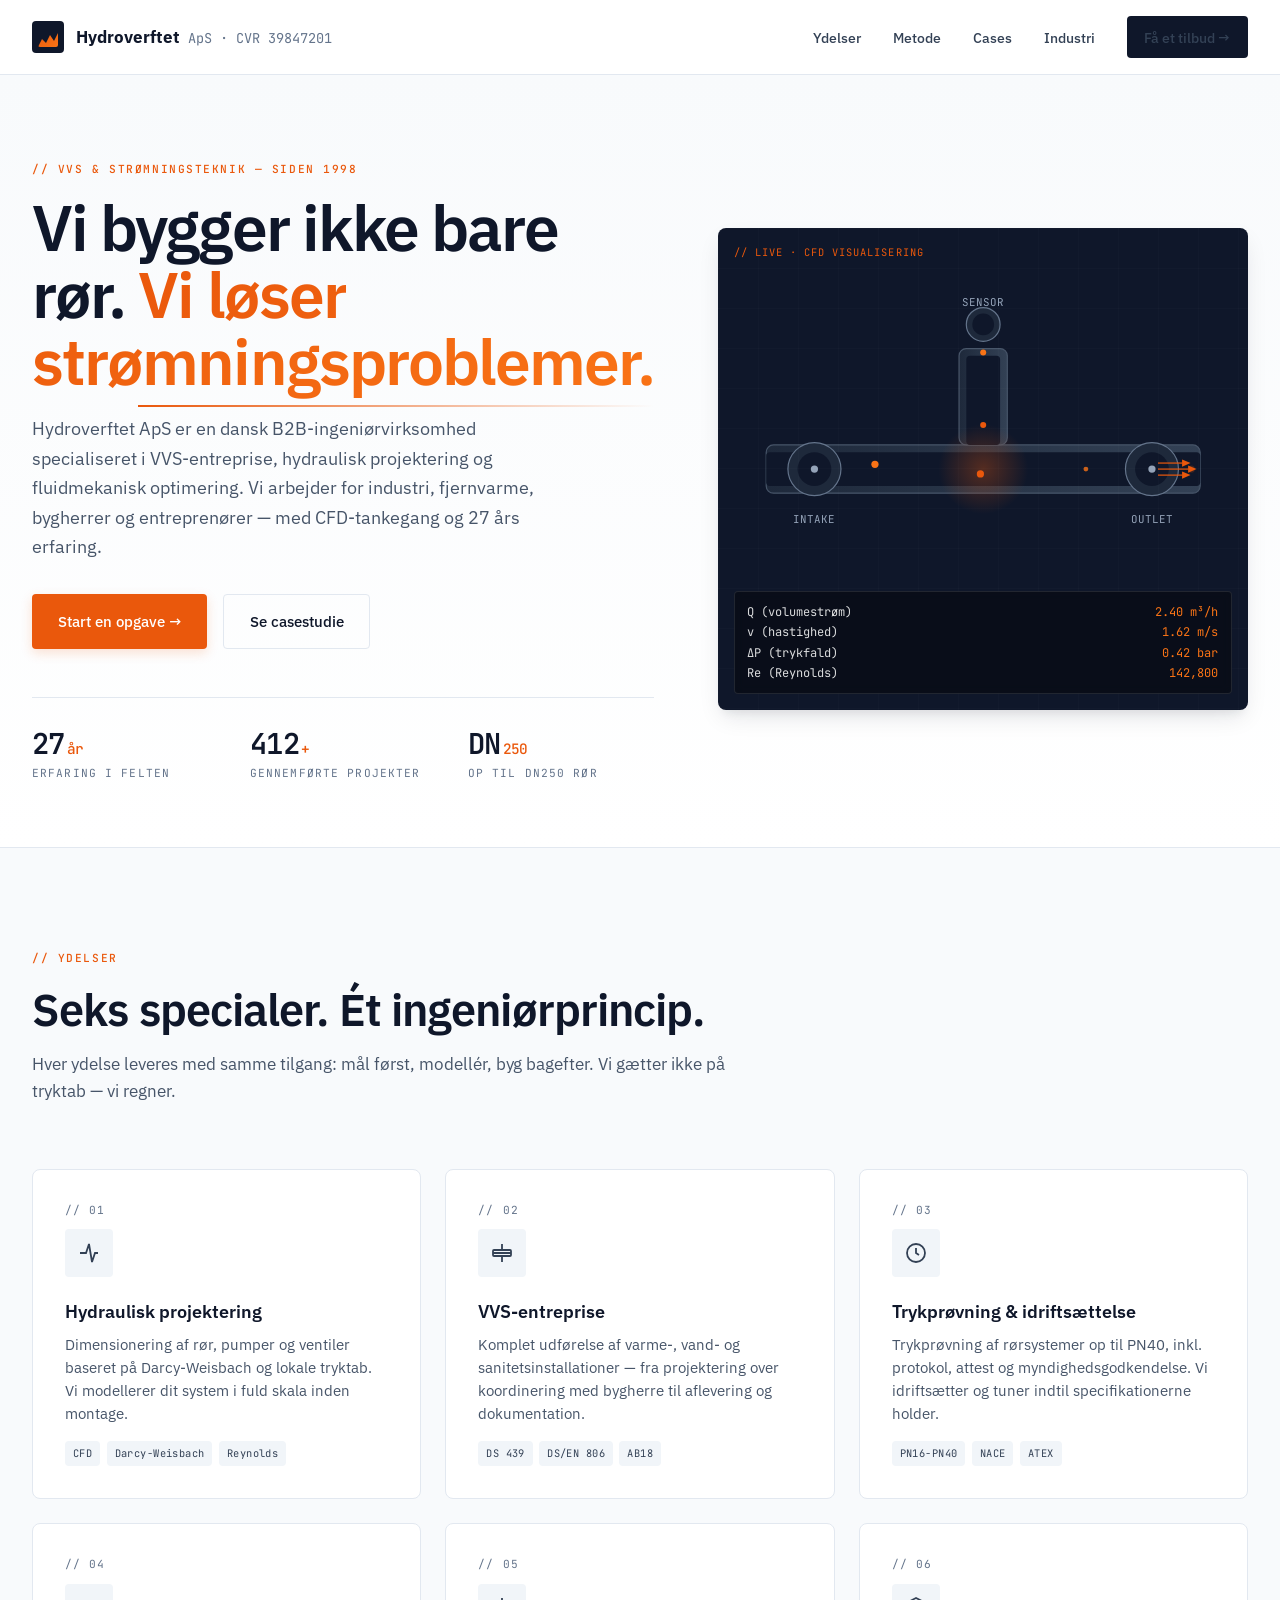
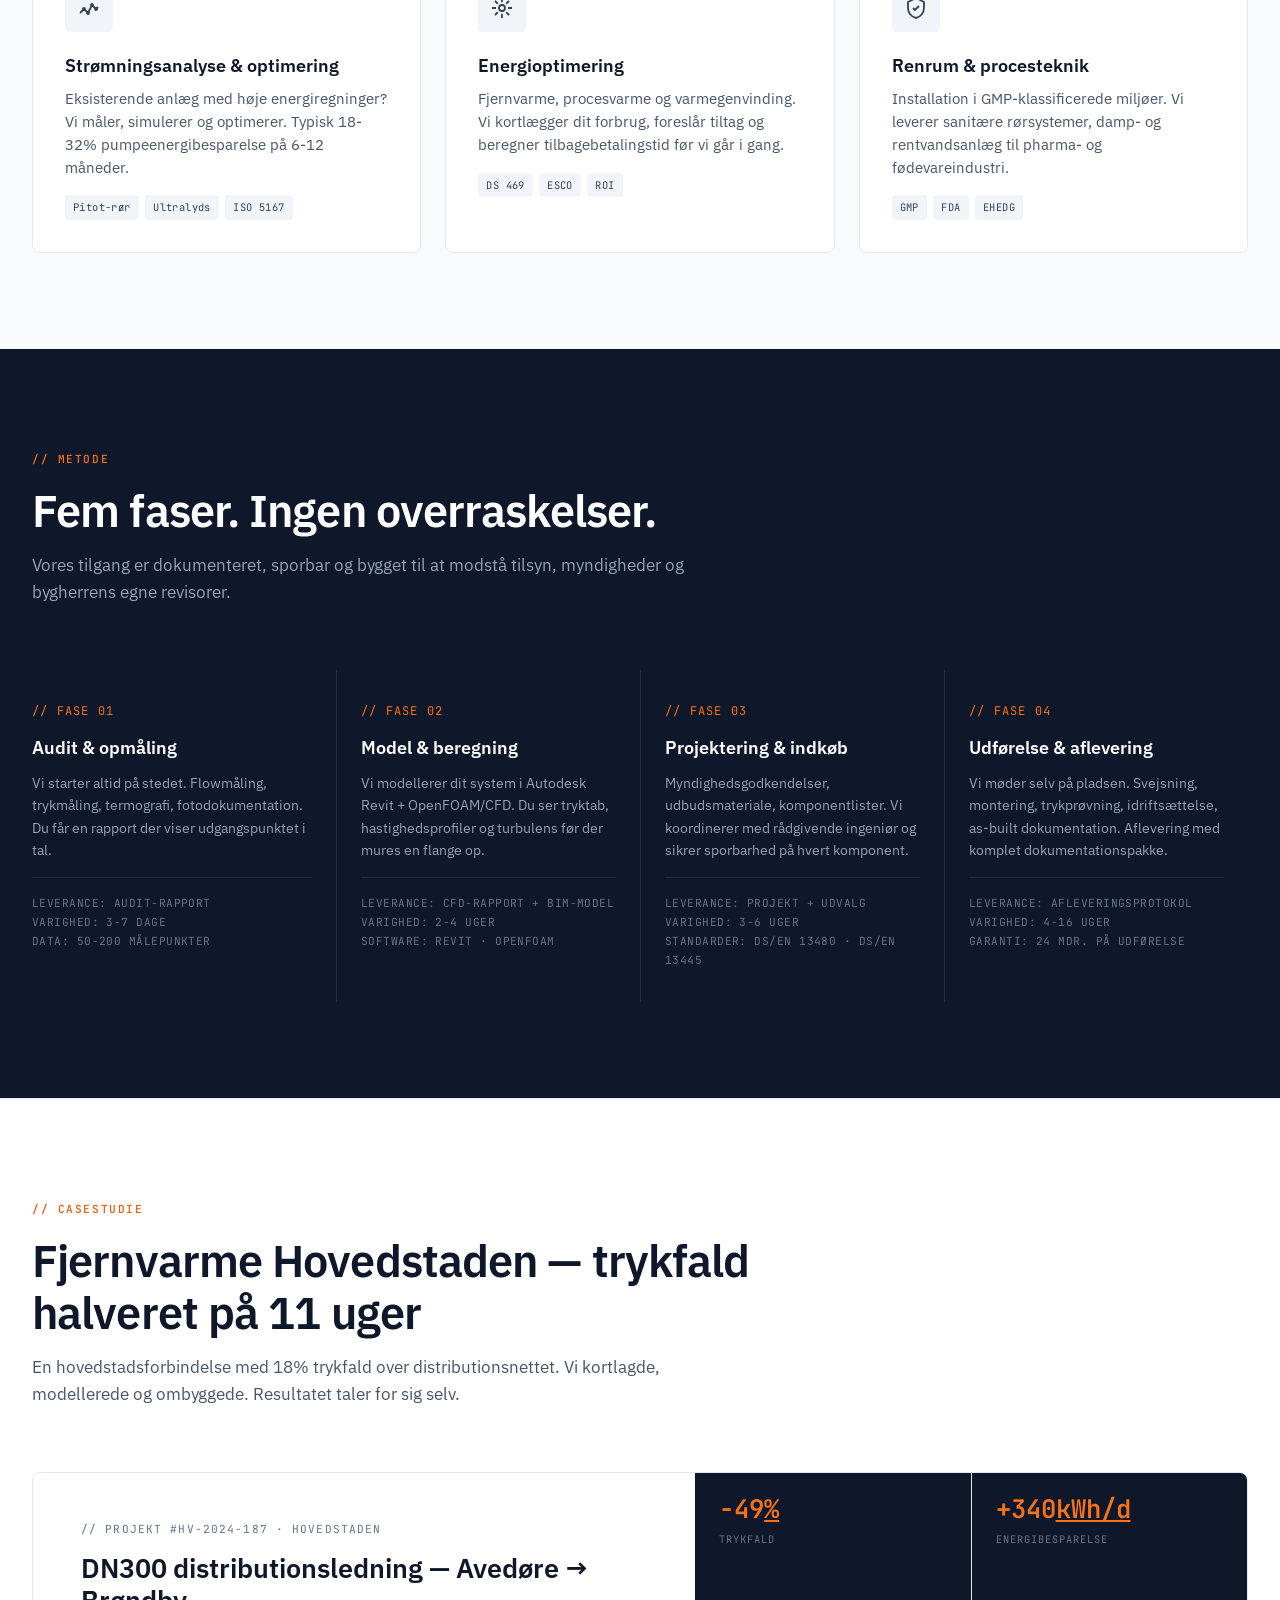
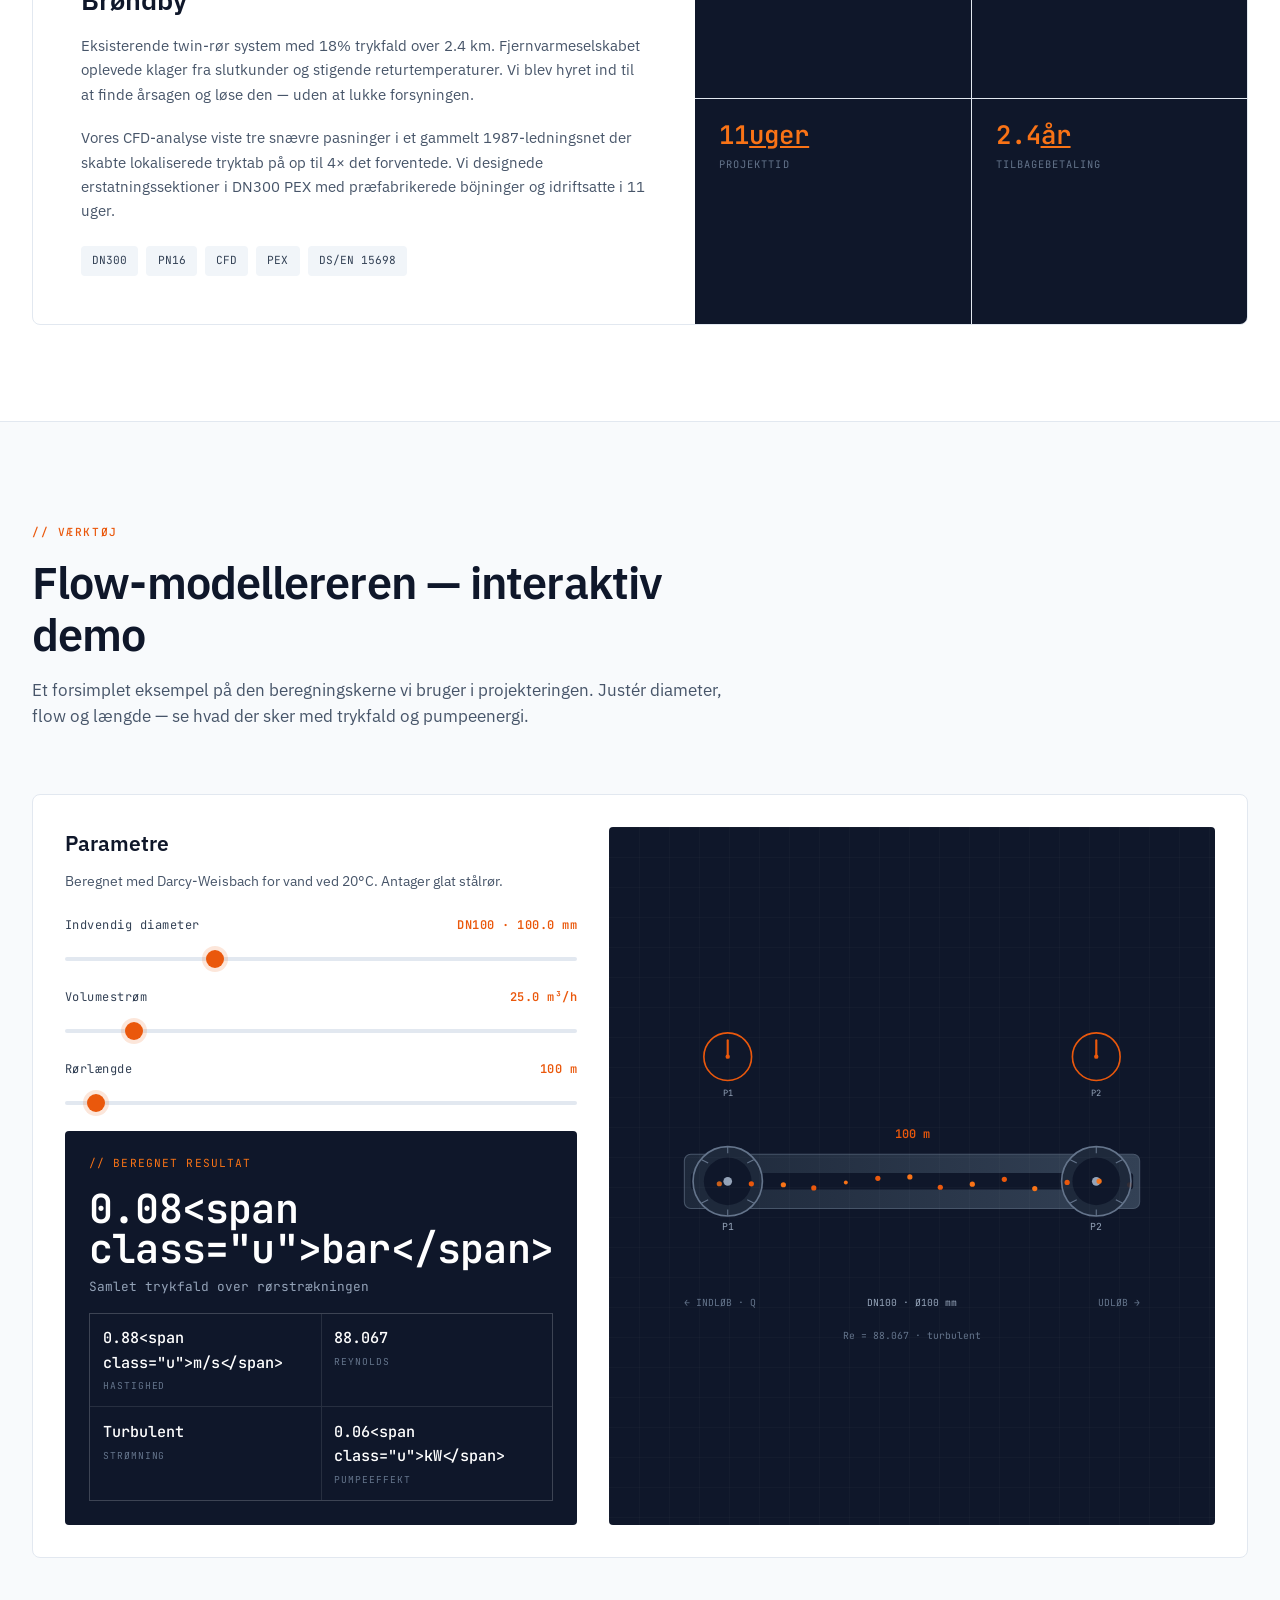
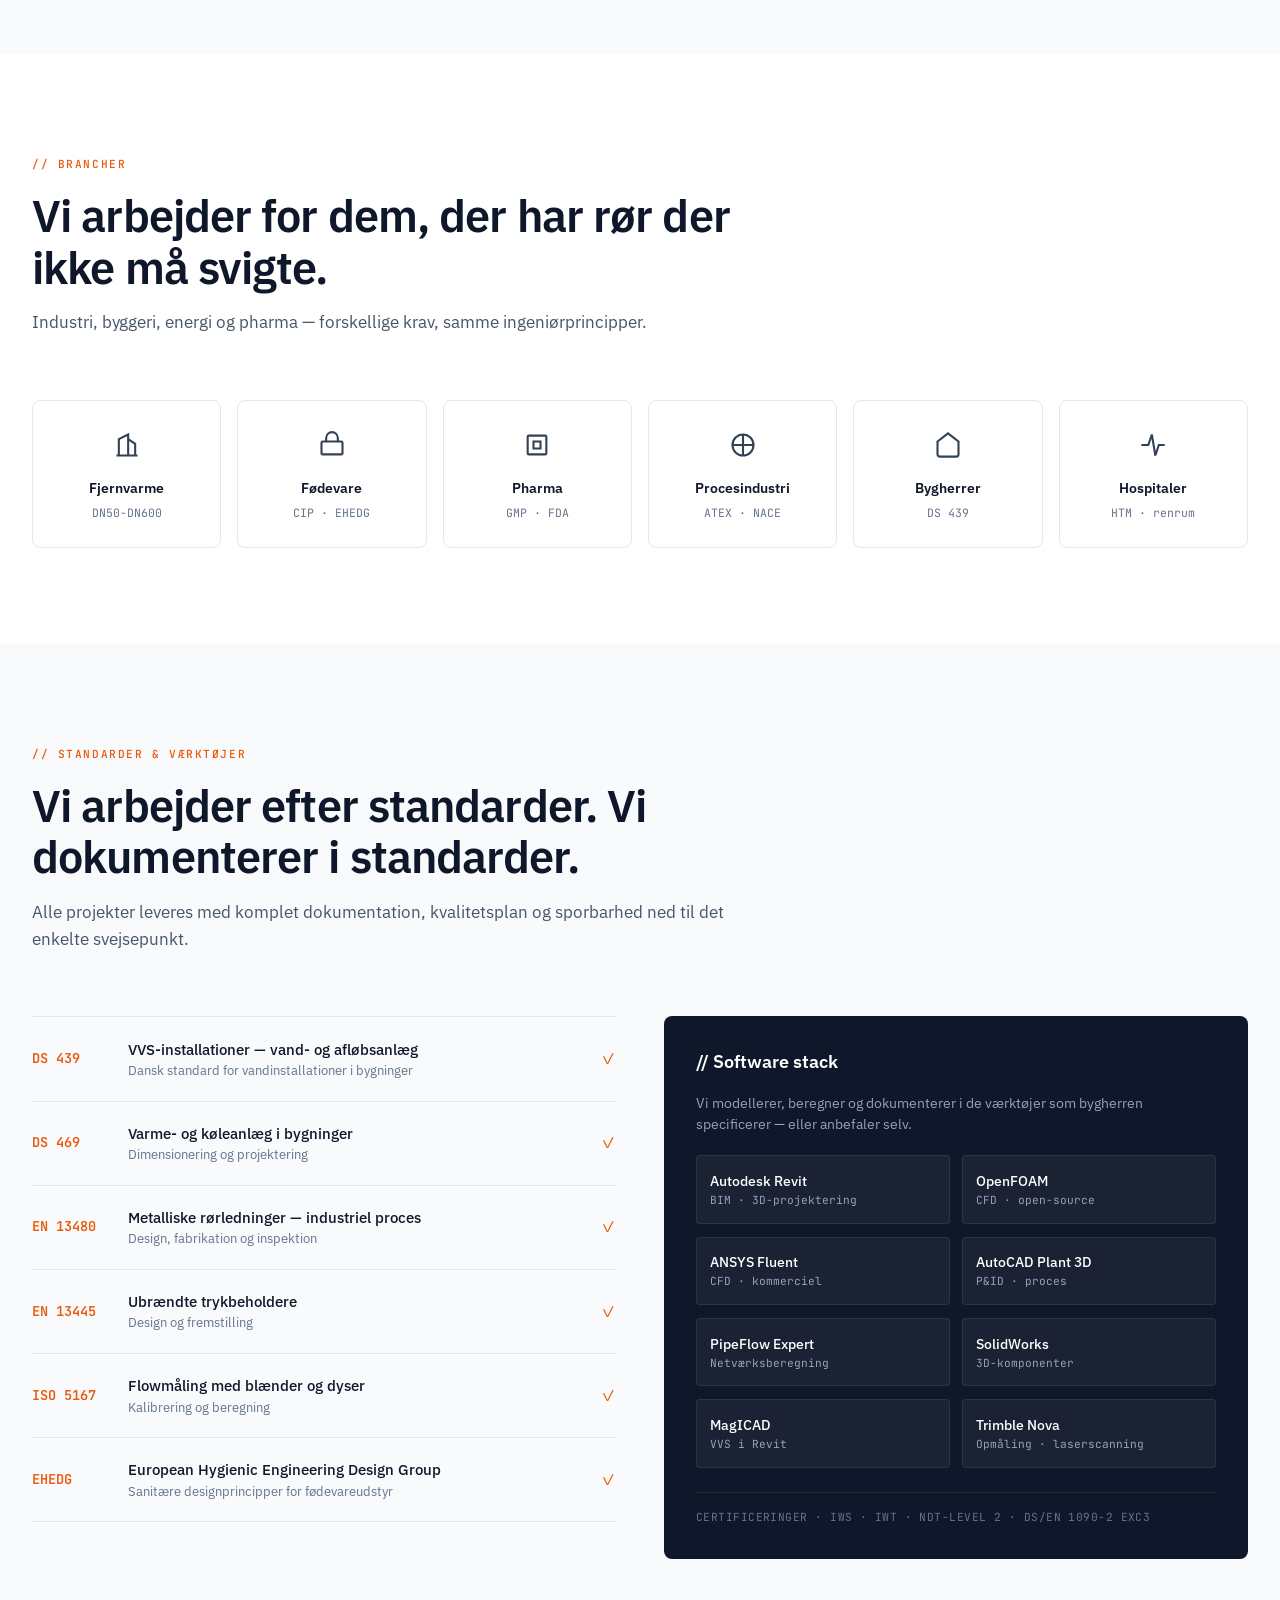
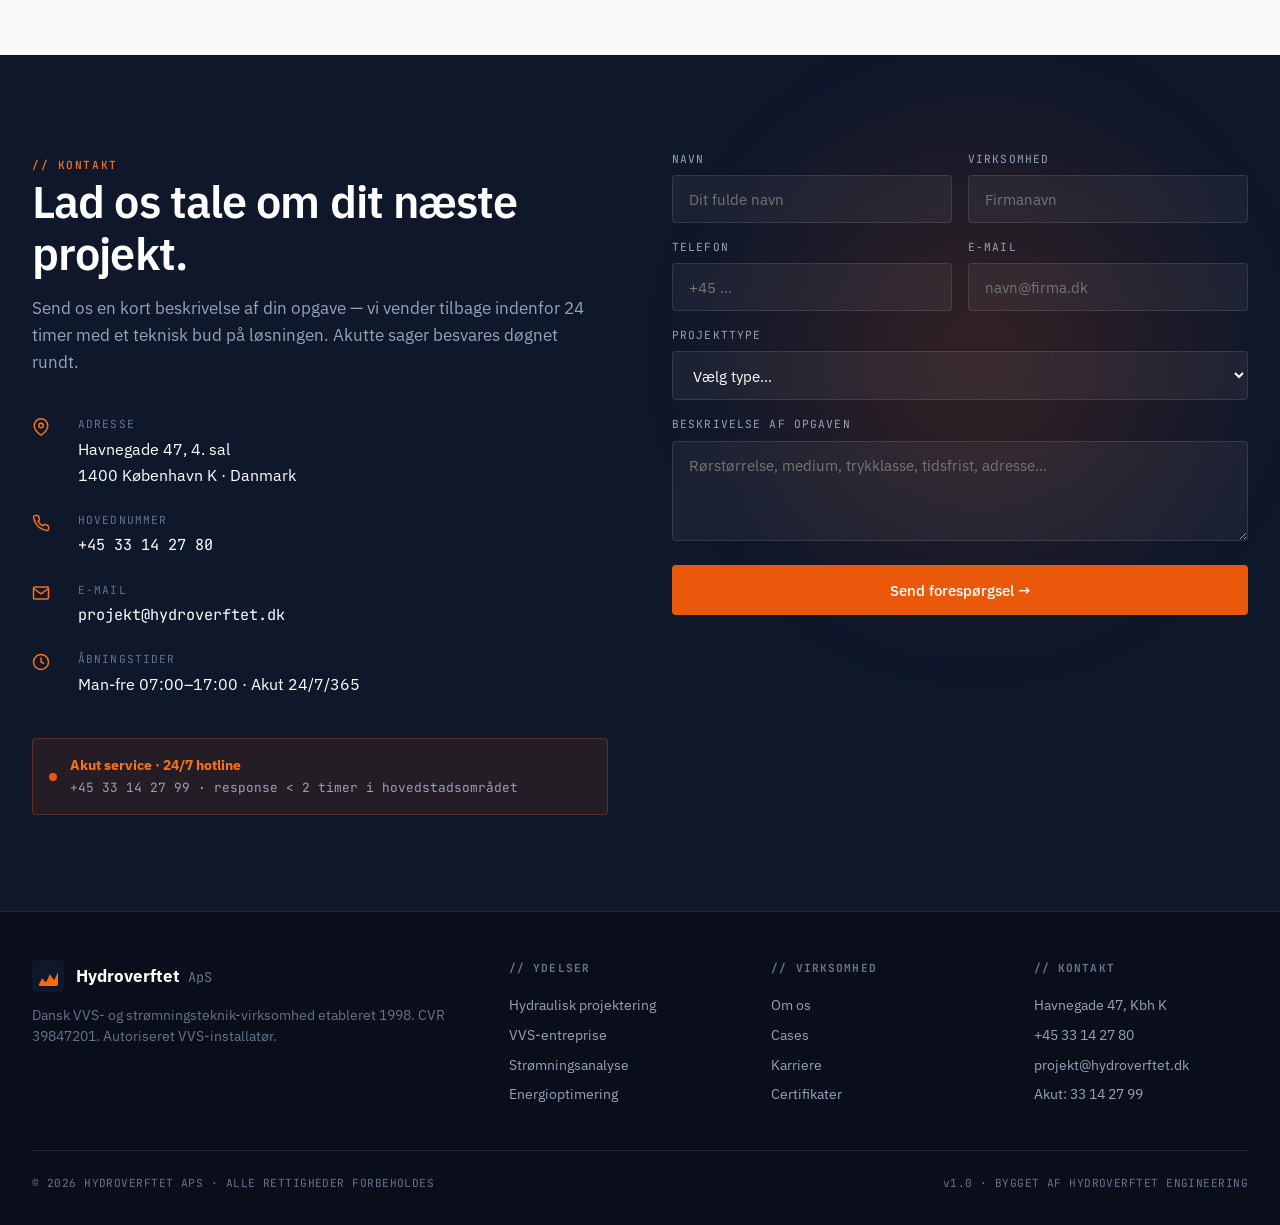
<file: hydroverftet/index.html>
<!DOCTYPE html>
<html lang="da">
<head>
<meta charset="UTF-8">
<meta name="viewport" content="width=device-width, initial-scale=1.0">
<title>Hydroverftet ApS — VVS & Strømningsteknik til dansk industri</title>
<meta name="description" content="B2B VVS-entreprise og fluid mechanics-engineering. Vi løser strømningsproblemer i fjernvarme, procesvand, ventilation og renrum — med CFD-tankegang og 27 års erfaring.">
<link rel="preconnect" href="https://fonts.googleapis.com">
<link rel="preconnect" href="https://fonts.gstatic.com" crossorigin>
<link href="https://fonts.googleapis.com/css2?family=IBM+Plex+Sans:wght@300;400;500;600;700&family=JetBrains+Mono:wght@400;500;600;700&display=swap" rel="stylesheet">
<style>
/* ============================================================
   HYDROVERFTET — Design System
   Industrial slate + safety orange
   ============================================================ */
:root{
  --slate-900:#0F172A;
  --slate-800:#1E293B;
  --slate-700:#334155;
  --slate-600:#475569;
  --slate-500:#64748B;
  --slate-400:#94A3B8;
  --slate-200:#E2E8F0;
  --slate-100:#F1F5F9;
  --slate-50:#F8FAFC;
  --orange:#EA580C;
  --orange-light:#F97316;
  --orange-glow:rgba(234,88,12,0.18);
  --cyan:#0891B2;
  --water:#0EA5E9;
  --water-deep:#0369A1;
  --steel:#64748B;
  --bg:#FFFFFF;
  --ink:#0F172A;
  --muted:#64748B;
  --border:#E2E8F0;
  --radius:4px;
  --radius-lg:8px;
  --shadow-sm:0 1px 2px rgba(15,23,42,0.04),0 1px 3px rgba(15,23,42,0.06);
  --shadow-md:0 4px 6px -1px rgba(15,23,42,0.08),0 2px 4px -2px rgba(15,23,42,0.06);
  --shadow-lg:0 10px 25px -5px rgba(15,23,42,0.12),0 8px 10px -6px rgba(15,23,42,0.08);
  --font-sans:'IBM Plex Sans',system-ui,-apple-system,sans-serif;
  --font-mono:'JetBrains Mono',ui-monospace,monospace;
  --ease:cubic-bezier(0.16,1,0.3,1);
}
*,*::before,*::after{box-sizing:border-box;margin:0;padding:0}
html{scroll-behavior:smooth}
body{
  font-family:var(--font-sans);
  color:var(--ink);
  background:var(--bg);
  line-height:1.6;
  -webkit-font-smoothing:antialiased;
  overflow-x:hidden;
}
img,svg{display:block;max-width:100%}
a{color:inherit;text-decoration:none}
button{font-family:inherit;cursor:pointer;border:none;background:none}
.mono{font-family:var(--font-mono);font-feature-settings:"tnum" 1,"zero" 1}
.label{
  font-family:var(--font-mono);
  font-size:0.7rem;
  font-weight:500;
  letter-spacing:0.14em;
  text-transform:uppercase;
  color:var(--orange);
}
.container{max-width:1280px;margin:0 auto;padding:0 2rem}

/* ============================================================
   NAV
   ============================================================ */
.nav{
  position:sticky;top:0;z-index:100;
  background:rgba(255,255,255,0.92);
  backdrop-filter:blur(12px);
  border-bottom:1px solid var(--border);
}
.nav-inner{
  display:flex;align-items:center;justify-content:space-between;
  padding:1rem 2rem;max-width:1280px;margin:0 auto;
}
.brand{display:flex;align-items:center;gap:0.75rem;font-weight:600;font-size:1.05rem}
.brand-mark{
  width:32px;height:32px;border-radius:var(--radius);
  background:var(--slate-900);
  display:grid;place-items:center;
  position:relative;overflow:hidden;
}
.brand-mark::before{
  content:"";position:absolute;inset:6px;
  background:linear-gradient(135deg,var(--orange),var(--orange-light));
  border-radius:2px;
  clip-path:polygon(0 100%,20% 60%,40% 80%,60% 40%,80% 70%,100% 30%,100% 100%);
}
.brand-name strong{font-weight:700;color:var(--slate-900)}
.brand-name span{color:var(--muted);font-weight:400;margin-left:0.5rem;font-size:0.85rem;font-family:var(--font-mono)}
.nav-links{display:flex;gap:2rem;align-items:center}
.nav-links a{
  font-size:0.9rem;color:var(--slate-700);font-weight:500;
  transition:color 0.2s;
}
.nav-links a:hover{color:var(--orange)}
.nav-cta{
  background:var(--slate-900);color:#fff;
  padding:0.6rem 1.1rem;border-radius:var(--radius);
  font-size:0.85rem;font-weight:500;
  transition:all 0.2s var(--ease);
}
.nav-cta:hover{background:var(--orange);transform:translateY(-1px)}

/* ============================================================
   HERO
   ============================================================ */
.hero{
  position:relative;overflow:hidden;
  background:linear-gradient(180deg,var(--slate-50) 0%,#fff 100%);
  padding:5rem 0 4rem;
  border-bottom:1px solid var(--border);
}
.hero-grid{
  display:grid;grid-template-columns:1.1fr 1fr;gap:4rem;
  align-items:center;
}
.hero h1{
  font-size:clamp(2.4rem,5vw,4.2rem);
  line-height:1.05;letter-spacing:-0.03em;
  font-weight:600;color:var(--slate-900);
  margin:0.8rem 0 1.2rem;
}
.hero h1 .accent{
  background:linear-gradient(135deg,var(--orange) 0%,var(--orange-light) 100%);
  -webkit-background-clip:text;background-clip:text;
  -webkit-text-fill-color:transparent;
  position:relative;
}
.hero h1 .accent::after{
  content:"";position:absolute;left:0;right:0;bottom:-4px;height:2px;
  background:linear-gradient(90deg,var(--orange),transparent);
}
.hero p.lede{
  font-size:1.15rem;color:var(--slate-600);max-width:540px;line-height:1.6;
}
.hero-actions{display:flex;gap:1rem;margin-top:2rem;flex-wrap:wrap}
.btn{
  display:inline-flex;align-items:center;gap:0.5rem;
  padding:0.9rem 1.6rem;border-radius:var(--radius);
  font-size:0.95rem;font-weight:500;
  transition:all 0.2s var(--ease);
}
.btn-primary{
  background:var(--orange);color:#fff;
  box-shadow:0 4px 12px var(--orange-glow);
}
.btn-primary:hover{background:var(--orange-light);transform:translateY(-2px);box-shadow:0 8px 20px var(--orange-glow)}
.btn-ghost{
  background:transparent;color:var(--slate-900);
  border:1px solid var(--slate-200);
}
.btn-ghost:hover{border-color:var(--slate-900);background:var(--slate-50)}

.hero-stats{
  display:grid;grid-template-columns:repeat(3,1fr);gap:2rem;
  margin-top:3rem;padding-top:2rem;
  border-top:1px solid var(--border);
}
.hero-stat .num{
  font-family:var(--font-mono);font-size:1.8rem;font-weight:600;
  color:var(--slate-900);line-height:1;letter-spacing:-0.02em;
}
.hero-stat .num small{font-size:0.9rem;color:var(--orange);font-weight:500;margin-left:2px}
.hero-stat .lbl{
  font-family:var(--font-mono);font-size:0.7rem;color:var(--muted);
  text-transform:uppercase;letter-spacing:0.1em;margin-top:0.4rem;
}

/* ============================================================
   HERO ANIMATION — Fluid flow SVG
   ============================================================ */
.flow-stage{
  position:relative;
  aspect-ratio:1.1/1;
  background:var(--slate-900);
  border-radius:var(--radius-lg);
  overflow:hidden;
  box-shadow:var(--shadow-lg);
}
.flow-stage::before{
  content:"";position:absolute;inset:0;
  background:
    linear-gradient(rgba(255,255,255,0.03) 1px,transparent 1px) 0 0/40px 40px,
    linear-gradient(90deg,rgba(255,255,255,0.03) 1px,transparent 1px) 0 0/40px 40px;
  opacity:0.5;
}
.flow-stage svg{width:100%;height:100%}
.flow-tag{
  position:absolute;top:1rem;left:1rem;
  font-family:var(--font-mono);font-size:0.65rem;
  color:var(--orange);letter-spacing:0.1em;
  text-transform:uppercase;
}
.flow-readout{
  position:absolute;bottom:1rem;left:1rem;right:1rem;
  font-family:var(--font-mono);font-size:0.75rem;
  color:rgba(255,255,255,0.85);line-height:1.7;
  background:rgba(0,0,0,0.4);padding:0.6rem 0.8rem;
  border-radius:var(--radius);border:1px solid rgba(255,255,255,0.1);
  backdrop-filter:blur(4px);
}
.flow-readout .v{color:var(--orange-light)}
.flow-readout .row{display:flex;justify-content:space-between;gap:1rem}

/* ============================================================
   SECTIONS — shared
   ============================================================ */
section{padding:6rem 0;position:relative}
.section-head{margin-bottom:4rem;max-width:720px}
.section-head .label{margin-bottom:1rem;display:inline-block}
.section-head h2{
  font-size:clamp(2rem,3.5vw,2.8rem);
  font-weight:600;color:var(--slate-900);
  letter-spacing:-0.02em;line-height:1.15;
  margin-bottom:1rem;
}
.section-head p{
  font-size:1.05rem;color:var(--slate-600);line-height:1.6;
}

/* ============================================================
   CAPABILITIES
   ============================================================ */
.capabilities{background:var(--slate-50)}
.cap-grid{display:grid;grid-template-columns:repeat(3,1fr);gap:1.5rem}
.cap{
  background:#fff;border:1px solid var(--border);
  padding:2rem;border-radius:var(--radius-lg);
  transition:all 0.3s var(--ease);
  position:relative;overflow:hidden;
}
.cap::before{
  content:"";position:absolute;top:0;left:0;right:0;height:2px;
  background:var(--orange);transform:scaleX(0);transform-origin:left;
  transition:transform 0.4s var(--ease);
}
.cap:hover{transform:translateY(-4px);box-shadow:var(--shadow-md);border-color:transparent}
.cap:hover::before{transform:scaleX(1)}
.cap-icon{
  width:48px;height:48px;border-radius:var(--radius);
  background:var(--slate-100);
  display:grid;place-items:center;margin-bottom:1.2rem;
  color:var(--slate-700);
}
.cap-num{
  font-family:var(--font-mono);font-size:0.7rem;
  color:var(--muted);letter-spacing:0.1em;margin-bottom:0.6rem;
}
.cap h3{font-size:1.15rem;font-weight:600;color:var(--slate-900);margin-bottom:0.5rem}
.cap p{font-size:0.92rem;color:var(--slate-600);line-height:1.55}
.cap .tags{
  display:flex;flex-wrap:wrap;gap:0.4rem;margin-top:1rem;
}
.cap .tag{
  font-family:var(--font-mono);font-size:0.65rem;
  background:var(--slate-100);color:var(--slate-700);
  padding:0.25rem 0.5rem;border-radius:var(--radius);
  letter-spacing:0.04em;
}

/* ============================================================
   METHOD
   ============================================================ */
.method{background:var(--slate-900);color:#fff}
.method .label{color:var(--orange-light)}
.method .section-head h2{color:#fff}
.method .section-head p{color:var(--slate-400)}
.method-steps{
  display:grid;grid-template-columns:repeat(4,1fr);gap:0;
  position:relative;
}
.method-step{
  padding:2rem 1.5rem;border-left:1px solid rgba(255,255,255,0.08);
  position:relative;
}
.method-step:first-child{border-left:none;padding-left:0}
.method-step .n{
  font-family:var(--font-mono);font-size:0.75rem;color:var(--orange-light);
  letter-spacing:0.1em;margin-bottom:0.8rem;
}
.method-step h4{
  font-size:1.1rem;font-weight:600;color:#fff;margin-bottom:0.6rem;
}
.method-step p{font-size:0.9rem;color:var(--slate-400);line-height:1.55}
.method-step .spec{
  margin-top:1rem;padding-top:1rem;
  border-top:1px solid rgba(255,255,255,0.08);
  font-family:var(--font-mono);font-size:0.7rem;
  color:var(--slate-500);letter-spacing:0.04em;line-height:1.7;
}

/* ============================================================
   CASE STUDY
   ============================================================ */
.case{background:#fff;border-top:1px solid var(--border);border-bottom:1px solid var(--border)}
.case-card{
  display:grid;grid-template-columns:1.2fr 1fr;gap:0;
  border:1px solid var(--border);border-radius:var(--radius-lg);
  overflow:hidden;background:#fff;
}
.case-text{padding:3rem}
.case-text .meta{
  font-family:var(--font-mono);font-size:0.7rem;
  color:var(--muted);letter-spacing:0.1em;
  margin-bottom:0.8rem;
}
.case-text h3{
  font-size:1.7rem;font-weight:600;color:var(--slate-900);
  margin-bottom:1rem;line-height:1.2;
}
.case-text p{color:var(--slate-600);margin-bottom:1.2rem;font-size:0.95rem}
.case-metrics{
  display:grid;grid-template-columns:1fr 1fr;gap:1px;
  background:var(--border);
}
.case-metric{background:var(--slate-900);color:#fff;padding:1.5rem}
.case-metric .k{
  font-family:var(--font-mono);font-size:1.6rem;font-weight:600;
  color:var(--orange-light);line-height:1;
}
.case-metric .u{
  font-family:var(--font-mono);font-size:0.7rem;
  color:var(--slate-400);margin-left:0.25rem;font-weight:400;
}
.case-metric .l{
  font-family:var(--font-mono);font-size:0.65rem;
  color:var(--slate-500);letter-spacing:0.1em;
  text-transform:uppercase;margin-top:0.5rem;
}
.case-tags{display:flex;flex-wrap:wrap;gap:0.5rem;margin-top:1.5rem}
.case-tags .tag{
  font-family:var(--font-mono);font-size:0.7rem;
  background:var(--slate-100);color:var(--slate-700);
  padding:0.35rem 0.7rem;border-radius:var(--radius);
}

/* ============================================================
   CALCULATOR — Interactive SVG
   ============================================================ */
.calc{background:var(--slate-50)}
.calc-stage{
  background:#fff;border:1px solid var(--border);
  border-radius:var(--radius-lg);padding:2rem;
  display:grid;grid-template-columns:1fr 1.2fr;gap:2rem;
}
.calc-controls h3{
  font-size:1.3rem;font-weight:600;color:var(--slate-900);margin-bottom:0.5rem;
}
.calc-controls p{font-size:0.9rem;color:var(--slate-600);margin-bottom:1.5rem}
.calc-field{margin-bottom:1.2rem}
.calc-field label{
  display:flex;justify-content:space-between;
  font-family:var(--font-mono);font-size:0.75rem;
  color:var(--slate-700);margin-bottom:0.5rem;
  letter-spacing:0.04em;
}
.calc-field label .v{
  color:var(--orange);font-weight:600;
}
.calc-field input[type=range]{
  width:100%;-webkit-appearance:none;background:transparent;
}
.calc-field input[type=range]::-webkit-slider-runnable-track{
  height:4px;background:var(--slate-200);border-radius:2px;
}
.calc-field input[type=range]::-webkit-slider-thumb{
  -webkit-appearance:none;width:18px;height:18px;
  background:var(--orange);border-radius:50%;
  margin-top:-7px;cursor:pointer;
  box-shadow:0 0 0 4px rgba(234,88,12,0.15);
  transition:box-shadow 0.2s;
}
.calc-field input[type=range]::-webkit-slider-thumb:hover{
  box-shadow:0 0 0 6px rgba(234,88,12,0.25);
}
.calc-field input[type=range]::-moz-range-track{
  height:4px;background:var(--slate-200);border-radius:2px;
}
.calc-field input[type=range]::-moz-range-thumb{
  width:18px;height:18px;background:var(--orange);
  border:none;border-radius:50%;cursor:pointer;
  box-shadow:0 0 0 4px rgba(234,88,12,0.15);
}
.calc-readout{
  background:var(--slate-900);color:#fff;
  padding:1.5rem;border-radius:var(--radius);
  font-family:var(--font-mono);
}
.calc-readout .title{
  font-size:0.7rem;color:var(--orange-light);
  letter-spacing:0.1em;text-transform:uppercase;margin-bottom:1rem;
}
.calc-readout .big{
  font-size:2.5rem;font-weight:600;color:#fff;
  line-height:1;letter-spacing:-0.02em;
}
.calc-readout .big .u{
  font-size:1rem;color:var(--slate-400);margin-left:0.5rem;font-weight:400;
}
.calc-readout .sub{
  font-size:0.8rem;color:var(--slate-400);margin-top:0.5rem;
  line-height:1.5;
}
.calc-readout .grid{
  display:grid;grid-template-columns:1fr 1fr;gap:1px;
  background:rgba(255,255,255,0.1);margin-top:1rem;
  border:1px solid rgba(255,255,255,0.1);
}
.calc-readout .cell{
  background:var(--slate-900);padding:0.8rem;
}
.calc-readout .cell .k{
  font-size:0.95rem;color:#fff;font-weight:500;
}
.calc-readout .cell .u{
  font-size:0.7rem;color:var(--slate-400);
}
.calc-readout .cell .l{
  font-size:0.6rem;color:var(--slate-500);
  text-transform:uppercase;letter-spacing:0.1em;margin-top:0.2rem;
}
.calc-pipe{
  background:var(--slate-900);border-radius:var(--radius);
  padding:2rem;display:grid;place-items:center;
  position:relative;overflow:hidden;min-height:340px;
}
.calc-pipe::before{
  content:"";position:absolute;inset:0;
  background:
    linear-gradient(rgba(255,255,255,0.02) 1px,transparent 1px) 0 0/30px 30px,
    linear-gradient(90deg,rgba(255,255,255,0.02) 1px,transparent 1px) 0 0/30px 30px;
}

/* ============================================================
   INDUSTRIES
   ============================================================ */
.industries{background:#fff}
.ind-grid{
  display:grid;grid-template-columns:repeat(6,1fr);gap:1rem;
}
.ind{
  border:1px solid var(--border);border-radius:var(--radius-lg);
  padding:1.5rem;text-align:center;
  transition:all 0.25s var(--ease);
  background:#fff;
}
.ind:hover{
  border-color:var(--orange);background:var(--slate-50);
  transform:translateY(-2px);
}
.ind-icon{
  width:40px;height:40px;margin:0 auto 0.8rem;
  display:grid;place-items:center;color:var(--slate-700);
}
.ind-name{font-size:0.85rem;font-weight:600;color:var(--slate-900);margin-bottom:0.3rem}
.ind-desc{font-size:0.72rem;color:var(--muted);font-family:var(--font-mono)}

/* ============================================================
   CREDENTIALS
   ============================================================ */
.cred{background:var(--slate-50)}
.cred-grid{display:grid;grid-template-columns:1fr 1fr;gap:3rem;align-items:start}
.cred-list{
  display:flex;flex-direction:column;gap:0;
  border-top:1px solid var(--border);
}
.cred-item{
  display:grid;grid-template-columns:80px 1fr auto;gap:1rem;
  align-items:center;padding:1.2rem 0;
  border-bottom:1px solid var(--border);
}
.cred-item .code{
  font-family:var(--font-mono);font-size:0.85rem;color:var(--orange);font-weight:600;
}
.cred-item .name{font-size:0.95rem;color:var(--slate-900);font-weight:500}
.cred-item .desc{font-size:0.8rem;color:var(--slate-500)}
.cred-item .check{color:var(--orange)}

.stack-card{
  background:var(--slate-900);color:#fff;
  padding:2rem;border-radius:var(--radius-lg);
}
.stack-card h3{font-size:1.1rem;font-weight:600;margin-bottom:1rem}
.stack-card .stack-list{
  display:grid;grid-template-columns:1fr 1fr;gap:0.8rem;
}
.stack-item{
  background:rgba(255,255,255,0.05);
  border:1px solid rgba(255,255,255,0.08);
  padding:0.8rem;border-radius:var(--radius);
}
.stack-item .nm{font-size:0.9rem;color:#fff;font-weight:500}
.stack-item .rs{font-size:0.7rem;color:var(--slate-400);font-family:var(--font-mono)}

/* ============================================================
   CONTACT
   ============================================================ */
.contact{background:var(--slate-900);color:#fff;overflow:hidden;position:relative}
.contact::before{
  content:"";position:absolute;top:0;right:0;width:600px;height:600px;
  background:radial-gradient(circle,var(--orange-glow) 0%,transparent 70%);
  filter:blur(40px);
}
.contact-grid{display:grid;grid-template-columns:1fr 1fr;gap:4rem;position:relative;z-index:1}
.contact .label{color:var(--orange-light)}
.contact h2{font-size:clamp(2rem,3.5vw,2.8rem);font-weight:600;color:#fff;letter-spacing:-0.02em;margin-bottom:1rem;line-height:1.15}
.contact .lede{font-size:1.05rem;color:var(--slate-400);margin-bottom:2.5rem;line-height:1.6}
.contact-info{
  display:flex;flex-direction:column;gap:1.5rem;
  margin-bottom:2.5rem;
}
.contact-row{
  display:grid;grid-template-columns:30px 1fr;gap:1rem;align-items:start;
}
.contact-row .ic{color:var(--orange-light);margin-top:2px}
.contact-row .lbl{
  font-family:var(--font-mono);font-size:0.7rem;
  color:var(--slate-500);letter-spacing:0.1em;
  text-transform:uppercase;margin-bottom:0.2rem;
}
.contact-row .val{font-size:1rem;color:#fff}
.contact-row .val.mono{font-family:var(--font-mono);font-size:0.95rem}

.form{display:flex;flex-direction:column;gap:1rem}
.form-row{display:grid;grid-template-columns:1fr 1fr;gap:1rem}
.form-field{display:flex;flex-direction:column;gap:0.4rem}
.form-field label{
  font-family:var(--font-mono);font-size:0.7rem;
  color:var(--slate-400);letter-spacing:0.1em;text-transform:uppercase;
}
.form-field input,.form-field select,.form-field textarea{
  background:rgba(255,255,255,0.05);
  border:1px solid rgba(255,255,255,0.1);
  color:#fff;font-family:var(--font-sans);font-size:0.95rem;
  padding:0.8rem 1rem;border-radius:var(--radius);
  transition:all 0.2s;
}
.form-field input:focus,.form-field select:focus,.form-field textarea:focus{
  outline:none;border-color:var(--orange);
  background:rgba(234,88,12,0.05);
}
.form-field textarea{resize:vertical;min-height:100px}
.form-submit{
  background:var(--orange);color:#fff;
  padding:0.95rem 1.6rem;border-radius:var(--radius);
  font-size:0.95rem;font-weight:500;
  margin-top:0.5rem;
  transition:all 0.2s var(--ease);
  display:inline-flex;align-items:center;justify-content:center;gap:0.5rem;
}
.form-submit:hover{background:var(--orange-light);transform:translateY(-1px)}
.urgent-banner{
  background:rgba(234,88,12,0.1);
  border:1px solid rgba(234,88,12,0.3);
  padding:1rem;border-radius:var(--radius);
  display:flex;align-items:center;gap:0.8rem;
  margin-top:1.5rem;font-size:0.85rem;
}
.urgent-banner .dot{
  width:8px;height:8px;border-radius:50%;background:var(--orange);
  box-shadow:0 0 0 0 rgba(234,88,12,0.6);
  animation:pulse 2s infinite;
}
@keyframes pulse{
  0%{box-shadow:0 0 0 0 rgba(234,88,12,0.6)}
  70%{box-shadow:0 0 0 10px rgba(234,88,12,0)}
  100%{box-shadow:0 0 0 0 rgba(234,88,12,0)}
}

/* ============================================================
   FOOTER
   ============================================================ */
footer{
  background:#0a0e1a;color:var(--slate-400);
  padding:3rem 0 2rem;border-top:1px solid var(--slate-800);
}
.foot-grid{
  display:grid;grid-template-columns:2fr 1fr 1fr 1fr;gap:3rem;
  margin-bottom:2.5rem;
}
.foot-brand p{font-size:0.85rem;color:var(--slate-500);margin-top:0.8rem;line-height:1.5}
.foot-col h5{
  font-family:var(--font-mono);font-size:0.7rem;color:var(--slate-500);
  letter-spacing:0.1em;text-transform:uppercase;margin-bottom:0.8rem;
}
.foot-col a{
  display:block;font-size:0.85rem;color:var(--slate-400);
  padding:0.25rem 0;transition:color 0.2s;
}
.foot-col a:hover{color:var(--orange-light)}
.foot-bottom{
  padding-top:1.5rem;border-top:1px solid var(--slate-800);
  display:flex;justify-content:space-between;align-items:center;
  font-family:var(--font-mono);font-size:0.7rem;
  color:var(--slate-500);letter-spacing:0.04em;
}

/* ============================================================
   REVEAL
   ============================================================ */
.reveal{opacity:0;transform:translateY(20px);transition:opacity 0.7s ease,transform 0.7s var(--ease)}
.reveal.visible{opacity:1;transform:translateY(0)}
.reveal-d1{transition-delay:0.1s}
.reveal-d2{transition-delay:0.2s}
.reveal-d3{transition-delay:0.3s}

/* ============================================================
   RESPONSIVE
   ============================================================ */
@media (max-width:1024px){
  .hero-grid,.case-card,.calc-stage,.contact-grid,.cred-grid{grid-template-columns:1fr}
  .case-metrics{grid-template-columns:1fr 1fr}
  .method-steps{grid-template-columns:repeat(2,1fr)}
  .method-step:nth-child(3){border-left:none;padding-left:0}
  .method-step:nth-child(2n+1){border-left:none;padding-left:0}
  .ind-grid{grid-template-columns:repeat(3,1fr)}
}
@media (max-width:680px){
  .container{padding:0 1.2rem}
  .nav-links{display:none}
  .cap-grid,.ind-grid,.method-steps{grid-template-columns:1fr}
  .method-step{border-left:none;padding-left:0}
  .form-row{grid-template-columns:1fr}
  .hero-stats{grid-template-columns:1fr;gap:1rem}
  .foot-grid{grid-template-columns:1fr 1fr}
}
</style>
</head>
<body>

<!-- ============================================================
     NAV
     ============================================================ -->
<nav class="nav">
  <div class="nav-inner">
    <a href="#" class="brand">
      <div class="brand-mark"></div>
      <div class="brand-name">
        <strong>Hydroverftet</strong><span>ApS · CVR 39847201</span>
      </div>
    </a>
    <div class="nav-links">
      <a href="#ydelser">Ydelser</a>
      <a href="#metode">Metode</a>
      <a href="#cases">Cases</a>
      <a href="#industri">Industri</a>
      <a href="#kontakt" class="nav-cta">Få et tilbud →</a>
    </div>
  </div>
</nav>

<!-- ============================================================
     HERO
     ============================================================ -->
<section class="hero">
  <div class="container">
    <div class="hero-grid">
      <div class="hero-text">
        <span class="label">// VVS & Strømningsteknik — siden 1998</span>
        <h1>Vi bygger ikke bare rør. <span class="accent">Vi løser strømningsproblemer.</span></h1>
        <p class="lede">Hydroverftet ApS er en dansk B2B-ingeniørvirksomhed specialiseret i VVS-entreprise, hydraulisk projektering og fluidmekanisk optimering. Vi arbejder for industri, fjernvarme, bygherrer og entreprenører — med CFD-tankegang og 27 års erfaring.</p>
        <div class="hero-actions">
          <a href="#kontakt" class="btn btn-primary">Start en opgave →</a>
          <a href="#cases" class="btn btn-ghost">Se casestudie</a>
        </div>
        <div class="hero-stats">
          <div class="hero-stat reveal">
            <div class="num">27<small>år</small></div>
            <div class="lbl">erfaring i felten</div>
          </div>
          <div class="hero-stat reveal reveal-d1">
            <div class="num">412<small>+</small></div>
            <div class="lbl">gennemførte projekter</div>
          </div>
          <div class="hero-stat reveal reveal-d2">
            <div class="num">DN<small>250</small></div>
            <div class="lbl">op til DN250 rør</div>
          </div>
        </div>
      </div>
      <div class="flow-stage reveal">
        <span class="flow-tag">// LIVE · CFD VISUALISERING</span>
        <svg viewBox="0 0 400 400" preserveAspectRatio="xMidYMid meet">
          <defs>
            <linearGradient id="pipe" x1="0" y1="0" x2="1" y2="0">
              <stop offset="0%" stop-color="#1E293B"/>
              <stop offset="100%" stop-color="#334155"/>
            </linearGradient>
            <linearGradient id="water" x1="0" y1="0" x2="1" y2="0">
              <stop offset="0%" stop-color="#EA580C"/>
              <stop offset="100%" stop-color="#F97316"/>
            </linearGradient>
            <radialGradient id="pulse" cx="50%" cy="50%" r="50%">
              <stop offset="0%" stop-color="#EA580C" stop-opacity="0.8"/>
              <stop offset="100%" stop-color="#EA580C" stop-opacity="0"/>
            </radialGradient>
          </defs>
          <!-- Grid background handled by CSS ::before -->

          <!-- Main pipe -->
          <rect x="20" y="180" width="360" height="40" rx="6" fill="url(#pipe)" stroke="#475569" stroke-width="1"/>
          <rect x="20" y="186" width="360" height="28" rx="3" fill="#0F172A"/>

          <!-- Branch tee -->
          <rect x="180" y="100" width="40" height="80" rx="6" fill="url(#pipe)" stroke="#475569" stroke-width="1"/>
          <rect x="186" y="106" width="28" height="74" rx="3" fill="#0F172A"/>

          <!-- Flanges -->
          <circle cx="60" cy="200" r="22" fill="#1E293B" stroke="#64748B" stroke-width="1"/>
          <circle cx="60" cy="200" r="14" fill="#0F172A"/>
          <circle cx="60" cy="200" r="3" fill="#94A3B8"/>
          <circle cx="200" cy="80" r="14" fill="#1E293B" stroke="#64748B" stroke-width="1"/>
          <circle cx="200" cy="80" r="9" fill="#0F172A"/>
          <circle cx="340" cy="200" r="22" fill="#1E293B" stroke="#64748B" stroke-width="1"/>
          <circle cx="340" cy="200" r="14" fill="#0F172A"/>
          <circle cx="340" cy="200" r="3" fill="#94A3B8"/>

          <!-- Flowing water — orange particles along main pipe -->
          <g>
            <circle r="3" fill="#EA580C">
              <animate attributeName="cx" values="30;380" dur="2.4s" repeatCount="indefinite"/>
              <animate attributeName="cy" values="200;200" dur="2.4s" repeatCount="indefinite"/>
              <animate attributeName="opacity" values="0;1;1;0" keyTimes="0;0.1;0.9;1" dur="2.4s" repeatCount="indefinite"/>
            </circle>
            <circle r="3" fill="#F97316">
              <animate attributeName="cx" values="30;380" dur="2.4s" begin="-0.6s" repeatCount="indefinite"/>
              <animate attributeName="cy" values="196;196" dur="2.4s" begin="-0.6s" repeatCount="indefinite"/>
              <animate attributeName="opacity" values="0;1;1;0" keyTimes="0;0.1;0.9;1" dur="2.4s" begin="-0.6s" repeatCount="indefinite"/>
            </circle>
            <circle r="3" fill="#EA580C">
              <animate attributeName="cx" values="30;380" dur="2.4s" begin="-1.2s" repeatCount="indefinite"/>
              <animate attributeName="cy" values="204;204" dur="2.4s" begin="-1.2s" repeatCount="indefinite"/>
              <animate attributeName="opacity" values="0;1;1;0" keyTimes="0;0.1;0.9;1" dur="2.4s" begin="-1.2s" repeatCount="indefinite"/>
            </circle>
            <circle r="2" fill="#F97316">
              <animate attributeName="cx" values="30;380" dur="2.4s" begin="-1.8s" repeatCount="indefinite"/>
              <animate attributeName="cy" values="200;200" dur="2.4s" begin="-1.8s" repeatCount="indefinite"/>
              <animate attributeName="opacity" values="0;0.8;0.8;0" keyTimes="0;0.1;0.9;1" dur="2.4s" begin="-1.8s" repeatCount="indefinite"/>
            </circle>
          </g>

          <!-- Branch flow upward -->
          <g>
            <circle r="2.5" fill="#EA580C">
              <animate attributeName="cy" values="200;80" dur="1.8s" repeatCount="indefinite"/>
              <animate attributeName="cx" values="200;200" dur="1.8s" repeatCount="indefinite"/>
              <animate attributeName="opacity" values="0;1;1;0" keyTimes="0;0.1;0.9;1" dur="1.8s" repeatCount="indefinite"/>
            </circle>
            <circle r="2.5" fill="#F97316">
              <animate attributeName="cy" values="200;80" dur="1.8s" begin="-0.9s" repeatCount="indefinite"/>
              <animate attributeName="cx" values="200;200" dur="1.8s" begin="-0.9s" repeatCount="indefinite"/>
              <animate attributeName="opacity" values="0;1;1;0" keyTimes="0;0.1;0.9;1" dur="1.8s" begin="-0.9s" repeatCount="indefinite"/>
            </circle>
          </g>

          <!-- Pressure pulse at junction -->
          <circle cx="200" cy="200" r="30" fill="url(#pulse)" opacity="0.5">
            <animate attributeName="r" values="20;60;20" dur="3s" repeatCount="indefinite"/>
            <animate attributeName="opacity" values="0.7;0;0.7" dur="3s" repeatCount="indefinite"/>
          </circle>

          <!-- Labels -->
          <text x="60" y="245" fill="#94A3B8" font-family="JetBrains Mono" font-size="9" text-anchor="middle">INTAKE</text>
          <text x="340" y="245" fill="#94A3B8" font-family="JetBrains Mono" font-size="9" text-anchor="middle">OUTLET</text>
          <text x="200" y="65" fill="#94A3B8" font-family="JetBrains Mono" font-size="9" text-anchor="middle">SENSOR</text>

          <!-- Velocity vectors at outlet -->
          <g stroke="#EA580C" stroke-width="1" fill="none">
            <line x1="345" y1="195" x2="365" y2="195"/>
            <polygon points="365,192 365,198 372,195" fill="#EA580C" stroke="none"/>
            <line x1="345" y1="200" x2="370" y2="200"/>
            <polygon points="370,197 370,203 377,200" fill="#EA580C" stroke="none"/>
            <line x1="345" y1="205" x2="365" y2="205"/>
            <polygon points="365,202 365,208 372,205" fill="#EA580C" stroke="none"/>
          </g>
        </svg>
        <div class="flow-readout">
          <div class="row"><span>Q (volumestrøm)</span><span class="v">2.40 m³/h</span></div>
          <div class="row"><span>v (hastighed)</span><span class="v">1.62 m/s</span></div>
          <div class="row"><span>ΔP (trykfald)</span><span class="v">0.42 bar</span></div>
          <div class="row"><span>Re (Reynolds)</span><span class="v">142,800</span></div>
        </div>
      </div>
    </div>
  </div>
</section>

<!-- ============================================================
     CAPABILITIES
     ============================================================ -->
<section class="capabilities" id="ydelser">
  <div class="container">
    <div class="section-head reveal">
      <span class="label">// Ydelser</span>
      <h2>Seks specialer. Ét ingeniørprincip.</h2>
      <p>Hver ydelse leveres med samme tilgang: mål først, modellér, byg bagefter. Vi gætter ikke på tryktab — vi regner.</p>
    </div>
    <div class="cap-grid">
      <div class="cap reveal">
        <div class="cap-num">// 01</div>
        <div class="cap-icon">
          <svg width="24" height="24" viewBox="0 0 24 24" fill="none" stroke="currentColor" stroke-width="1.8">
            <path d="M3 12h6l3-9 3 18 3-9h3"/>
          </svg>
        </div>
        <h3>Hydraulisk projektering</h3>
        <p>Dimensionering af rør, pumper og ventiler baseret på Darcy-Weisbach og lokale tryktab. Vi modellerer dit system i fuld skala inden montage.</p>
        <div class="tags"><span class="tag">CFD</span><span class="tag">Darcy-Weisbach</span><span class="tag">Reynolds</span></div>
      </div>
      <div class="cap reveal reveal-d1">
        <div class="cap-num">// 02</div>
        <div class="cap-icon">
          <svg width="24" height="24" viewBox="0 0 24 24" fill="none" stroke="currentColor" stroke-width="1.8">
            <rect x="3" y="9" width="18" height="6" rx="1"/>
            <path d="M12 3v6M12 15v6M3 12h18"/>
          </svg>
        </div>
        <h3>VVS-entreprise</h3>
        <p>Komplet udførelse af varme-, vand- og sanitetsinstallationer — fra projektering over koordinering med bygherre til aflevering og dokumentation.</p>
        <div class="tags"><span class="tag">DS 439</span><span class="tag">DS/EN 806</span><span class="tag">AB18</span></div>
      </div>
      <div class="cap reveal reveal-d2">
        <div class="cap-num">// 03</div>
        <div class="cap-icon">
          <svg width="24" height="24" viewBox="0 0 24 24" fill="none" stroke="currentColor" stroke-width="1.8">
            <circle cx="12" cy="12" r="9"/>
            <path d="M12 7v5l3 2"/>
          </svg>
        </div>
        <h3>Trykprøvning & idriftsættelse</h3>
        <p>Trykprøvning af rørsystemer op til PN40, inkl. protokol, attest og myndighedsgodkendelse. Vi idriftsætter og tuner indtil specifikationerne holder.</p>
        <div class="tags"><span class="tag">PN16-PN40</span><span class="tag">NACE</span><span class="tag">ATEX</span></div>
      </div>
      <div class="cap reveal">
        <div class="cap-num">// 04</div>
        <div class="cap-icon">
          <svg width="24" height="24" viewBox="0 0 24 24" fill="none" stroke="currentColor" stroke-width="1.8">
            <path d="M3 17l4-4 4 4 4-8 4 4 2-2"/>
            <circle cx="7" cy="13" r="1" fill="currentColor"/>
            <circle cx="11" cy="17" r="1" fill="currentColor"/>
            <circle cx="15" cy="9" r="1" fill="currentColor"/>
            <circle cx="19" cy="13" r="1" fill="currentColor"/>
          </svg>
        </div>
        <h3>Strømningsanalyse & optimering</h3>
        <p>Eksisterende anlæg med høje energiregninger? Vi måler, simulerer og optimerer. Typisk 18-32% pumpeenergibesparelse på 6-12 måneder.</p>
        <div class="tags"><span class="tag">Pitot-rør</span><span class="tag">Ultralyds</span><span class="tag">ISO 5167</span></div>
      </div>
      <div class="cap reveal reveal-d1">
        <div class="cap-num">// 05</div>
        <div class="cap-icon">
          <svg width="24" height="24" viewBox="0 0 24 24" fill="none" stroke="currentColor" stroke-width="1.8">
            <path d="M12 2v4M12 18v4M4.93 4.93l2.83 2.83M16.24 16.24l2.83 2.83M2 12h4M18 12h4M4.93 19.07l2.83-2.83M16.24 7.76l2.83-2.83"/>
            <circle cx="12" cy="12" r="3"/>
          </svg>
        </div>
        <h3>Energioptimering</h3>
        <p>Fjernvarme, procesvarme og varmegenvinding. Vi kortlægger dit forbrug, foreslår tiltag og beregner tilbagebetalingstid før vi går i gang.</p>
        <div class="tags"><span class="tag">DS 469</span><span class="tag">ESCO</span><span class="tag">ROI</span></div>
      </div>
      <div class="cap reveal reveal-d2">
        <div class="cap-num">// 06</div>
        <div class="cap-icon">
          <svg width="24" height="24" viewBox="0 0 24 24" fill="none" stroke="currentColor" stroke-width="1.8">
            <path d="M12 2L4 6v6c0 5 3.5 9 8 10 4.5-1 8-5 8-10V6l-8-4z"/>
            <path d="M9 12l2 2 4-4"/>
          </svg>
        </div>
        <h3>Renrum & procesteknik</h3>
        <p>Installation i GMP-klassificerede miljøer. Vi leverer sanitære rørsystemer, damp- og rentvandsanlæg til pharma- og fødevareindustri.</p>
        <div class="tags"><span class="tag">GMP</span><span class="tag">FDA</span><span class="tag">EHEDG</span></div>
      </div>
    </div>
  </div>
</section>

<!-- ============================================================
     METHOD
     ============================================================ -->
<section class="method" id="metode">
  <div class="container">
    <div class="section-head reveal">
      <span class="label">// Metode</span>
      <h2>Fem faser. Ingen overraskelser.</h2>
      <p>Vores tilgang er dokumenteret, sporbar og bygget til at modstå tilsyn, myndigheder og bygherrens egne revisorer.</p>
    </div>
    <div class="method-steps">
      <div class="method-step reveal">
        <div class="n">// FASE 01</div>
        <h4>Audit & opmåling</h4>
        <p>Vi starter altid på stedet. Flowmåling, trykmåling, termografi, fotodokumentation. Du får en rapport der viser udgangspunktet i tal.</p>
        <div class="spec">LEVERANCE: AUDIT-RAPPORT<br>VARIGHED: 3-7 DAGE<br>DATA: 50-200 MÅLEPUNKTER</div>
      </div>
      <div class="method-step reveal reveal-d1">
        <div class="n">// FASE 02</div>
        <h4>Model & beregning</h4>
        <p>Vi modellerer dit system i Autodesk Revit + OpenFOAM/CFD. Du ser tryktab, hastighedsprofiler og turbulens før der mures en flange op.</p>
        <div class="spec">LEVERANCE: CFD-RAPPORT + BIM-MODEL<br>VARIGHED: 2-4 UGER<br>SOFTWARE: REVIT · OPENFOAM</div>
      </div>
      <div class="method-step reveal reveal-d2">
        <div class="n">// FASE 03</div>
        <h4>Projektering & indkøb</h4>
        <p>Myndighedsgodkendelser, udbudsmateriale, komponentlister. Vi koordinerer med rådgivende ingeniør og sikrer sporbarhed på hvert komponent.</p>
        <div class="spec">LEVERANCE: PROJEKT + UDVALG<br>VARIGHED: 3-6 UGER<br>STANDARDER: DS/EN 13480 · DS/EN 13445</div>
      </div>
      <div class="method-step reveal reveal-d3">
        <div class="n">// FASE 04</div>
        <h4>Udførelse & aflevering</h4>
        <p>Vi møder selv på pladsen. Svejsning, montering, trykprøvning, idriftsættelse, as-built dokumentation. Aflevering med komplet dokumentationspakke.</p>
        <div class="spec">LEVERANCE: AFLEVERINGSPROTOKOL<br>VARIGHED: 4-16 UGER<br>GARANTI: 24 MDR. PÅ UDFØRELSE</div>
      </div>
    </div>
  </div>
</section>

<!-- ============================================================
     CASE
     ============================================================ -->
<section class="case" id="cases">
  <div class="container">
    <div class="section-head reveal">
      <span class="label">// Casestudie</span>
      <h2>Fjernvarme Hovedstaden — trykfald halveret på 11 uger</h2>
      <p>En hovedstadsforbindelse med 18% trykfald over distributionsnettet. Vi kortlagde, modellerede og ombyggede. Resultatet taler for sig selv.</p>
    </div>
    <div class="case-card reveal">
      <div class="case-text">
        <div class="meta">// PROJEKT #HV-2024-187 · HOVEDSTADEN</div>
        <h3>DN300 distributionsledning — Avedøre → Brøndby</h3>
        <p>Eksisterende twin-rør system med 18% trykfald over 2.4 km. Fjernvarmeselskabet oplevede klager fra slutkunder og stigende returtemperaturer. Vi blev hyret ind til at finde årsagen og løse den — uden at lukke forsyningen.</p>
        <p>Vores CFD-analyse viste tre snævre pasninger i et gammelt 1987-ledningsnet der skabte lokaliserede tryktab på op til 4× det forventede. Vi designede erstatningssektioner i DN300 PEX med præfabrikerede böjninger og idriftsatte i 11 uger.</p>
        <div class="case-tags">
          <span class="tag">DN300</span>
          <span class="tag">PN16</span>
          <span class="tag">CFD</span>
          <span class="tag">PEX</span>
          <span class="tag">DS/EN 15698</span>
        </div>
      </div>
      <div class="case-metrics">
        <div class="case-metric">
          <div class="k">-49<u>%</u></div>
          <div class="l">Trykfald</div>
        </div>
        <div class="case-metric">
          <div class="k">+340<u>kWh/d</u></div>
          <div class="l">Energibesparelse</div>
        </div>
        <div class="case-metric">
          <div class="k">11<u>uger</u></div>
          <div class="l">Projekttid</div>
        </div>
        <div class="case-metric">
          <div class="k">2.4<u>år</u></div>
          <div class="l">Tilbagebetaling</div>
        </div>
      </div>
    </div>
  </div>
</section>

<!-- ============================================================
     CALCULATOR — interactive
     ============================================================ -->
<section class="calc" id="vaerktoj">
  <div class="container">
    <div class="section-head reveal">
      <span class="label">// Værktøj</span>
      <h2>Flow-modellereren — interaktiv demo</h2>
      <p>Et forsimplet eksempel på den beregningskerne vi bruger i projekteringen. Justér diameter, flow og længde — se hvad der sker med trykfald og pumpeenergi.</p>
    </div>
    <div class="calc-stage reveal">
      <div class="calc-controls">
        <h3>Parametre</h3>
        <p>Beregnet med Darcy-Weisbach for vand ved 20°C. Antager glat stålrør.</p>
        <div class="calc-field">
          <label>Indvendig diameter <span class="v" id="dLabel">DN100 · 107.1 mm</span></label>
          <input type="range" id="diameter" min="40" max="250" step="10" value="100">
        </div>
        <div class="calc-field">
          <label>Volumestrøm <span class="v" id="qLabel">25.0 m³/h</span></label>
          <input type="range" id="flow" min="1" max="200" step="1" value="25">
        </div>
        <div class="calc-field">
          <label>Rørlængde <span class="v" id="lLabel">100 m</span></label>
          <input type="range" id="length" min="10" max="2000" step="10" value="100">
        </div>
        <div class="calc-readout">
          <div class="title">// BEREGNET RESULTAT</div>
          <div class="big" id="dpVal">0.84<span class="u">bar</span></div>
          <div class="sub">Samlet trykfald over rørstrækningen</div>
          <div class="grid">
            <div class="cell">
              <div class="k" id="vVal">0.77<span class="u">m/s</span></div>
              <div class="l">Hastighed</div>
            </div>
            <div class="cell">
              <div class="k" id="reVal">82,400</div>
              <div class="l">Reynolds</div>
            </div>
            <div class="cell">
              <div class="k" id="regimeVal">Turbulent</div>
              <div class="l">Strømning</div>
            </div>
            <div class="cell">
              <div class="k" id="pumpVal">0.58<span class="u">kW</span></div>
              <div class="l">Pumpeeffekt</div>
            </div>
          </div>
        </div>
      </div>
      <div class="calc-pipe">
        <svg viewBox="0 0 500 340" width="100%" height="100%" preserveAspectRatio="xMidYMid meet">
          <defs>
            <linearGradient id="cpipe" x1="0" y1="0" x2="1" y2="0">
              <stop offset="0%" stop-color="#1E293B"/>
              <stop offset="100%" stop-color="#334155"/>
            </linearGradient>
            <radialGradient id="cpulse" cx="50%" cy="50%" r="50%">
              <stop offset="0%" stop-color="#EA580C" stop-opacity="0.6"/>
              <stop offset="100%" stop-color="#EA580C" stop-opacity="0"/>
            </radialGradient>
          </defs>
          <!-- Pipe body -->
          <rect x="40" y="150" width="420" height="50" rx="6" fill="url(#cpipe)" stroke="#475569" stroke-width="1"/>
          <rect x="46" y="156" width="408" height="38" rx="3" fill="#0F172A" id="cInnerPipe"/>

          <!-- Flanges left/right -->
          <circle cx="80" cy="175" r="32" fill="#1E293B" stroke="#64748B" stroke-width="1.5"/>
          <circle cx="80" cy="175" r="22" fill="#0F172A"/>
          <g stroke="#64748B" stroke-width="1">
            <line x1="80" y1="143" x2="80" y2="149"/>
            <line x1="80" y1="201" x2="80" y2="207"/>
            <line x1="56" y1="155" x2="62" y2="158"/>
            <line x1="56" y1="195" x2="62" y2="192"/>
            <line x1="104" y1="155" x2="98" y2="158"/>
            <line x1="104" y1="195" x2="98" y2="192"/>
          </g>
          <circle cx="80" cy="175" r="4" fill="#94A3B8"/>

          <circle cx="420" cy="175" r="32" fill="#1E293B" stroke="#64748B" stroke-width="1.5"/>
          <circle cx="420" cy="175" r="22" fill="#0F172A"/>
          <g stroke="#64748B" stroke-width="1">
            <line x1="420" y1="143" x2="420" y2="149"/>
            <line x1="420" y1="201" x2="420" y2="207"/>
            <line x1="396" y1="155" x2="402" y2="158"/>
            <line x1="396" y1="195" x2="402" y2="192"/>
            <line x1="444" y1="155" x2="438" y2="158"/>
            <line x1="444" y1="195" x2="438" y2="192"/>
          </g>
          <circle cx="420" cy="175" r="4" fill="#94A3B8"/>

          <!-- Labels -->
          <text x="80" y="220" fill="#94A3B8" font-family="JetBrains Mono" font-size="9" text-anchor="middle">P1</text>
          <text x="420" y="220" fill="#94A3B8" font-family="JetBrains Mono" font-size="9" text-anchor="middle">P2</text>
          <text x="250" y="135" fill="#EA580C" font-family="JetBrains Mono" font-size="11" text-anchor="middle" font-weight="600" id="lengthLabel">100 m</text>

          <!-- Animated particles (will be styled by JS) -->
          <g id="particles"></g>

          <!-- Pressure gauge left -->
          <g transform="translate(80, 60)">
            <circle r="22" fill="#0F172A" stroke="#EA580C" stroke-width="1.5"/>
            <line x1="0" y1="0" x2="0" y2="-15" stroke="#EA580C" stroke-width="2" stroke-linecap="round">
              <animateTransform attributeName="transform" type="rotate" values="-120;-120" dur="1s"/>
            </line>
            <circle r="2" fill="#EA580C"/>
            <text y="36" fill="#94A3B8" font-family="JetBrains Mono" font-size="8" text-anchor="middle">P1</text>
          </g>
          <!-- Pressure gauge right -->
          <g transform="translate(420, 60)">
            <circle r="22" fill="#0F172A" stroke="#EA580C" stroke-width="1.5"/>
            <line x1="0" y1="0" x2="0" y2="-15" stroke="#EA580C" stroke-width="2" stroke-linecap="round">
              <animateTransform attributeName="transform" type="rotate" values="-128;-128" dur="1s"/>
            </line>
            <circle r="2" fill="#EA580C"/>
            <text y="36" fill="#94A3B8" font-family="JetBrains Mono" font-size="8" text-anchor="middle">P2</text>
          </g>

          <!-- Annotations -->
          <text x="40" y="290" fill="#64748B" font-family="JetBrains Mono" font-size="9">← INDLØB · Q</text>
          <text x="460" y="290" fill="#64748B" font-family="JetBrains Mono" font-size="9" text-anchor="end">UDLØB →</text>
          <text x="250" y="290" fill="#94A3B8" font-family="JetBrains Mono" font-size="9" text-anchor="middle" id="dLabelPipe">DN100</text>

          <!-- Reynolds annotation -->
          <text x="250" y="320" fill="#64748B" font-family="JetBrains Mono" font-size="9" text-anchor="middle" id="reLabelPipe">Re = 82,400 · turbulent</text>
        </svg>
      </div>
    </div>
  </div>
</section>

<!-- ============================================================
     INDUSTRIES
     ============================================================ -->
<section class="industries" id="industri">
  <div class="container">
    <div class="section-head reveal">
      <span class="label">// Brancher</span>
      <h2>Vi arbejder for dem, der har rør der ikke må svigte.</h2>
      <p>Industri, byggeri, energi og pharma — forskellige krav, samme ingeniørprincipper.</p>
    </div>
    <div class="ind-grid">
      <div class="ind reveal">
        <div class="ind-icon">
          <svg width="28" height="28" viewBox="0 0 24 24" fill="none" stroke="currentColor" stroke-width="1.8">
            <path d="M3 21h18M5 21V7l8-4v18M19 21V11l-6-4"/>
          </svg>
        </div>
        <div class="ind-name">Fjernvarme</div>
        <div class="ind-desc">DN50-DN600</div>
      </div>
      <div class="ind reveal reveal-d1">
        <div class="ind-icon">
          <svg width="28" height="28" viewBox="0 0 24 24" fill="none" stroke="currentColor" stroke-width="1.8">
            <rect x="3" y="9" width="18" height="11" rx="1"/>
            <path d="M7 9V6a5 5 0 0110 0v3"/>
          </svg>
        </div>
        <div class="ind-name">Fødevare</div>
        <div class="ind-desc">CIP · EHEDG</div>
      </div>
      <div class="ind reveal reveal-d2">
        <div class="ind-icon">
          <svg width="28" height="28" viewBox="0 0 24 24" fill="none" stroke="currentColor" stroke-width="1.8">
            <rect x="4" y="4" width="16" height="16" rx="1"/>
            <path d="M9 9h6v6H9z"/>
          </svg>
        </div>
        <div class="ind-name">Pharma</div>
        <div class="ind-desc">GMP · FDA</div>
      </div>
      <div class="ind reveal reveal-d3">
        <div class="ind-icon">
          <svg width="28" height="28" viewBox="0 0 24 24" fill="none" stroke="currentColor" stroke-width="1.8">
            <circle cx="12" cy="12" r="9"/>
            <path d="M12 3v18M3 12h18"/>
          </svg>
        </div>
        <div class="ind-name">Procesindustri</div>
        <div class="ind-desc">ATEX · NACE</div>
      </div>
      <div class="ind reveal">
        <div class="ind-icon">
          <svg width="28" height="28" viewBox="0 0 24 24" fill="none" stroke="currentColor" stroke-width="1.8">
            <path d="M3 9l9-7 9 7v11a2 2 0 01-2 2H5a2 2 0 01-2-2z"/>
          </svg>
        </div>
        <div class="ind-name">Bygherrer</div>
        <div class="ind-desc">DS 439</div>
      </div>
      <div class="ind reveal reveal-d1">
        <div class="ind-icon">
          <svg width="28" height="28" viewBox="0 0 24 24" fill="none" stroke="currentColor" stroke-width="1.8">
            <path d="M2 12h6l3-9 3 18 3-9h5"/>
          </svg>
        </div>
        <div class="ind-name">Hospitaler</div>
        <div class="ind-desc">HTM · renrum</div>
      </div>
    </div>
  </div>
</section>

<!-- ============================================================
     CREDENTIALS
     ============================================================ -->
<section class="cred" id="standarder">
  <div class="container">
    <div class="section-head reveal">
      <span class="label">// Standarder & værktøjer</span>
      <h2>Vi arbejder efter standarder. Vi dokumenterer i standarder.</h2>
      <p>Alle projekter leveres med komplet dokumentation, kvalitetsplan og sporbarhed ned til det enkelte svejsepunkt.</p>
    </div>
    <div class="cred-grid">
      <div class="cred-list reveal">
        <div class="cred-item">
          <div class="code">DS 439</div>
          <div>
            <div class="name">VVS-installationer — vand- og afløbsanlæg</div>
            <div class="desc">Dansk standard for vandinstallationer i bygninger</div>
          </div>
          <div class="check">✓</div>
        </div>
        <div class="cred-item">
          <div class="code">DS 469</div>
          <div>
            <div class="name">Varme- og køleanlæg i bygninger</div>
            <div class="desc">Dimensionering og projektering</div>
          </div>
          <div class="check">✓</div>
        </div>
        <div class="cred-item">
          <div class="code">EN 13480</div>
          <div>
            <div class="name">Metalliske rørledninger — industriel proces</div>
            <div class="desc">Design, fabrikation og inspektion</div>
          </div>
          <div class="check">✓</div>
        </div>
        <div class="cred-item">
          <div class="code">EN 13445</div>
          <div>
            <div class="name">Ubrændte trykbeholdere</div>
            <div class="desc">Design og fremstilling</div>
          </div>
          <div class="check">✓</div>
        </div>
        <div class="cred-item">
          <div class="code">ISO 5167</div>
          <div>
            <div class="name">Flowmåling med blænder og dyser</div>
            <div class="desc">Kalibrering og beregning</div>
          </div>
          <div class="check">✓</div>
        </div>
        <div class="cred-item">
          <div class="code">EHEDG</div>
          <div>
            <div class="name">European Hygienic Engineering Design Group</div>
            <div class="desc">Sanitære designprincipper for fødevareudstyr</div>
          </div>
          <div class="check">✓</div>
        </div>
      </div>
      <div class="stack-card reveal reveal-d1">
        <h3>// Software stack</h3>
        <p style="font-size:0.85rem;color:var(--slate-400);margin-bottom:1.2rem">Vi modellerer, beregner og dokumenterer i de værktøjer som bygherren specificerer — eller anbefaler selv.</p>
        <div class="stack-list">
          <div class="stack-item"><div class="nm">Autodesk Revit</div><div class="rs">BIM · 3D-projektering</div></div>
          <div class="stack-item"><div class="nm">OpenFOAM</div><div class="rs">CFD · open-source</div></div>
          <div class="stack-item"><div class="nm">ANSYS Fluent</div><div class="rs">CFD · kommerciel</div></div>
          <div class="stack-item"><div class="nm">AutoCAD Plant 3D</div><div class="rs">P&amp;ID · proces</div></div>
          <div class="stack-item"><div class="nm">PipeFlow Expert</div><div class="rs">Netværksberegning</div></div>
          <div class="stack-item"><div class="nm">SolidWorks</div><div class="rs">3D-komponenter</div></div>
          <div class="stack-item"><div class="nm">MagICAD</div><div class="rs">VVS i Revit</div></div>
          <div class="stack-item"><div class="nm">Trimble Nova</div><div class="rs">Opmåling · laserscanning</div></div>
        </div>
        <div style="margin-top:1.5rem;padding-top:1rem;border-top:1px solid rgba(255,255,255,0.08);font-family:var(--font-mono);font-size:0.7rem;color:var(--slate-500);letter-spacing:0.04em">
          CERTIFICERINGER · IWS · IWT · NDT-LEVEL 2 · DS/EN 1090-2 EXC3
        </div>
      </div>
    </div>
  </div>
</section>

<!-- ============================================================
     CONTACT
     ============================================================ -->
<section class="contact" id="kontakt">
  <div class="container">
    <div class="contact-grid">
      <div class="reveal">
        <span class="label">// Kontakt</span>
        <h2>Lad os tale om dit næste projekt.</h2>
        <p class="lede">Send os en kort beskrivelse af din opgave — vi vender tilbage indenfor 24 timer med et teknisk bud på løsningen. Akutte sager besvares døgnet rundt.</p>

        <div class="contact-info">
          <div class="contact-row">
            <div class="ic">
              <svg width="18" height="18" viewBox="0 0 24 24" fill="none" stroke="currentColor" stroke-width="2">
                <path d="M21 10c0 7-9 13-9 13s-9-6-9-13a9 9 0 0118 0z"/>
                <circle cx="12" cy="10" r="3"/>
              </svg>
            </div>
            <div>
              <div class="lbl">Adresse</div>
              <div class="val">Havnegade 47, 4. sal<br>1400 København K · Danmark</div>
            </div>
          </div>
          <div class="contact-row">
            <div class="ic">
              <svg width="18" height="18" viewBox="0 0 24 24" fill="none" stroke="currentColor" stroke-width="2">
                <path d="M22 16.92v3a2 2 0 01-2.18 2 19.79 19.79 0 01-8.63-3.07 19.5 19.5 0 01-6-6 19.79 19.79 0 01-3.07-8.67A2 2 0 014.11 2h3a2 2 0 012 1.72 12.84 12.84 0 00.7 2.81 2 2 0 01-.45 2.11L8.09 9.91a16 16 0 006 6l1.27-1.27a2 2 0 012.11-.45 12.84 12.84 0 002.81.7A2 2 0 0122 16.92z"/>
              </svg>
            </div>
            <div>
              <div class="lbl">Hovednummer</div>
              <div class="val mono">+45 33 14 27 80</div>
            </div>
          </div>
          <div class="contact-row">
            <div class="ic">
              <svg width="18" height="18" viewBox="0 0 24 24" fill="none" stroke="currentColor" stroke-width="2">
                <path d="M4 4h16c1.1 0 2 .9 2 2v12c0 1.1-.9 2-2 2H4c-1.1 0-2-.9-2-2V6c0-1.1.9-2 2-2z"/>
                <path d="M22 6l-10 7L2 6"/>
              </svg>
            </div>
            <div>
              <div class="lbl">E-mail</div>
              <div class="val mono">projekt@hydroverftet.dk</div>
            </div>
          </div>
          <div class="contact-row">
            <div class="ic">
              <svg width="18" height="18" viewBox="0 0 24 24" fill="none" stroke="currentColor" stroke-width="2">
                <circle cx="12" cy="12" r="10"/>
                <path d="M12 6v6l4 2"/>
              </svg>
            </div>
            <div>
              <div class="lbl">Åbningstider</div>
              <div class="val">Man-fre 07:00–17:00 · Akut 24/7/365</div>
            </div>
          </div>
        </div>

        <div class="urgent-banner">
          <div class="dot"></div>
          <div>
            <strong style="color:var(--orange-light)">Akut service · 24/7 hotline</strong><br>
            <span style="color:var(--slate-400);font-size:0.8rem;font-family:var(--font-mono)">+45 33 14 27 99 · response &lt; 2 timer i hovedstadsområdet</span>
          </div>
        </div>
      </div>

      <form class="form reveal reveal-d1" onsubmit="event.preventDefault();alert('Tak — vi vender tilbage indenfor 24 timer. (Demo)');">
        <div class="form-row">
          <div class="form-field">
            <label>Navn</label>
            <input type="text" placeholder="Dit fulde navn" required>
          </div>
          <div class="form-field">
            <label>Virksomhed</label>
            <input type="text" placeholder="Firmanavn">
          </div>
        </div>
        <div class="form-row">
          <div class="form-field">
            <label>Telefon</label>
            <input type="tel" placeholder="+45 ...">
          </div>
          <div class="form-field">
            <label>E-mail</label>
            <input type="email" placeholder="navn@firma.dk" required>
          </div>
        </div>
        <div class="form-field">
          <label>Projekttype</label>
          <select>
            <option>Vælg type...</option>
            <option>Hydraulisk projektering</option>
            <option>VVS-entreprise</option>
            <option>Trykprøvning & idriftsættelse</option>
            <option>Strømningsanalyse</option>
            <option>Energioptimering</option>
            <option>Renrum & procesteknik</option>
            <option>Akut service / reparation</option>
          </select>
        </div>
        <div class="form-field">
          <label>Beskrivelse af opgaven</label>
          <textarea placeholder="Rørstørrelse, medium, trykklasse, tidsfrist, adresse..."></textarea>
        </div>
        <button type="submit" class="form-submit">Send forespørgsel →</button>
      </form>
    </div>
  </div>
</section>

<!-- ============================================================
     FOOTER
     ============================================================ -->
<footer>
  <div class="container">
    <div class="foot-grid">
      <div class="foot-brand">
        <div class="brand" style="margin-bottom:0.5rem">
          <div class="brand-mark"></div>
          <div class="brand-name"><strong style="color:#fff">Hydroverftet</strong><span style="color:var(--slate-500)">ApS</span></div>
        </div>
        <p>Dansk VVS- og strømningsteknik-virksomhed etableret 1998. CVR 39847201. Autoriseret VVS-installatør.</p>
      </div>
      <div class="foot-col">
        <h5>// Ydelser</h5>
        <a href="#">Hydraulisk projektering</a>
        <a href="#">VVS-entreprise</a>
        <a href="#">Strømningsanalyse</a>
        <a href="#">Energioptimering</a>
      </div>
      <div class="foot-col">
        <h5>// Virksomhed</h5>
        <a href="#">Om os</a>
        <a href="#">Cases</a>
        <a href="#">Karriere</a>
        <a href="#">Certifikater</a>
      </div>
      <div class="foot-col">
        <h5>// Kontakt</h5>
        <a href="#">Havnegade 47, Kbh K</a>
        <a href="#">+45 33 14 27 80</a>
        <a href="#">projekt@hydroverftet.dk</a>
        <a href="#">Akut: 33 14 27 99</a>
      </div>
    </div>
    <div class="foot-bottom">
      <span>© 2026 HYDROVERFTET APS · ALLE RETTIGHEDER FORBEHOLDES</span>
      <span>v1.0 · BYGGET AF HYDROVERFTET ENGINEERING</span>
    </div>
  </div>
</footer>

<script>
// ============================================================
// SCROLL REVEAL
// ============================================================
const io = new IntersectionObserver((entries) => {
  entries.forEach(e => { if (e.isIntersecting) e.target.classList.add('visible'); });
}, { threshold: 0.1, rootMargin: '0px 0px -50px 0px' });
document.querySelectorAll('.reveal').forEach(el => io.observe(el));

// ============================================================
// PIPE FLOW CALCULATOR
// Darcy-Weisbach: Δp = f · (L/D) · (ρ·v²)/2
// f via Swamee-Jain from Re
// ============================================================
const $ = id => document.getElementById(id);
const dia = $('diameter'), flw = $('flow'), len = $('length');
const partG = $('particles');

function setText(el, txt){ el.textContent = txt; }

function standardDN(d){
  // Map inner diameter to nearest DN standard
  if (d <= 54) return 'DN50';
  if (d <= 82) return 'DN80';
  if (d <= 107) return 'DN100';
  if (d <= 160) return 'DN150';
  if (d <= 207) return 'DN200';
  return 'DN250';
}

function recalc(){
  const d_mm = parseFloat(dia.value);
  const q_m3h = parseFloat(flw.value);
  const L_m = parseFloat(len.value);
  const d = d_mm / 1000;
  const A = Math.PI * (d/2)**2;
  const q = q_m3h / 3600;
  const v = q / A;
  const nu = 1.004e-6;          // kinematic viscosity of water @ 20°C
  const Re = v * d / nu;
  const ks = 0.045e-3;          // roughness, commercial steel
  // Swamee-Jain
  const f = Re > 0 ? 0.25 / Math.pow(Math.log10(ks/(3.7*d) + 5.74/Math.pow(Re,0.9)), 2) : 0;
  const rho = 998;
  const dP_pa = f * (L_m/d) * (rho * v * v / 2);
  const dP_bar = dP_pa / 1e5;
  const P_kW = q * dP_pa / 1000;
  const regime = Re < 2300 ? 'Laminar' : Re < 4000 ? 'Overgang' : 'Turbulent';

  // Labels
  setText($('dLabel'), `${standardDN(d_mm)} · ${d_mm.toFixed(1)} mm`);
  setText($('qLabel'), `${q_m3h.toFixed(1)} m³/h`);
  setText($('lLabel'), `${L_m} m`);
  setText($('dpVal'), `${dP_bar.toFixed(2)}<span class="u">bar</span>`);
  setText($('vVal'), `${v.toFixed(2)}<span class="u">m/s</span>`);
  setText($('reVal'), Math.round(Re).toLocaleString('da-DK'));
  setText($('regimeVal'), regime);
  setText($('pumpVal'), `${P_kW.toFixed(2)}<span class="u">kW</span>`);
  setText($('lengthLabel'), `${L_m} m`);
  setText($('dLabelPipe'), `${standardDN(d_mm)} · Ø${d_mm} mm`);
  setText($('reLabelPipe'), `Re = ${Math.round(Re).toLocaleString('da-DK')} · ${regime.toLowerCase()}`);

  // Inner pipe height scales with diameter visually
  const innerH = Math.max(8, Math.min(38, 38 * (d_mm / 250)));
  const innerY = 175 - innerH/2;
  $('cInnerPipe').setAttribute('y', innerY);
  $('cInnerPipe').setAttribute('height', innerH);

  // Particles — speed depends on v
  renderParticles(v);
}

function renderParticles(v){
  // Speed inversely related to v (slow in big pipe, fast in small)
  const speed = Math.max(0.6, 4 - v * 1.4);
  const count = 14;
  let html = '';
  for (let i = 0; i < count; i++){
    const delay = -(i * (speed / count)).toFixed(2);
    const yJitter = (Math.random() - 0.5) * 14;
    const r = Math.random() > 0.7 ? 1.8 : 2.4;
    const color = i % 2 === 0 ? '#EA580C' : '#F97316';
    html += `<circle r="${r}" fill="${color}" opacity="0.95">
      <animate attributeName="cx" values="46;454" dur="${speed}s" begin="${delay}s" repeatCount="indefinite"/>
      <animate attributeName="cy" values="${175 + yJitter};${175 + yJitter}" dur="${speed}s" begin="${delay}s" repeatCount="indefinite"/>
      <animate attributeName="opacity" values="0;1;1;0" keyTimes="0;0.08;0.92;1" dur="${speed}s" begin="${delay}s" repeatCount="indefinite"/>
    </circle>`;
  }
  partG.innerHTML = html;
}

[dia, flw, len].forEach(el => el.addEventListener('input', recalc));
recalc();
</script>

</body>
</html>
</file>
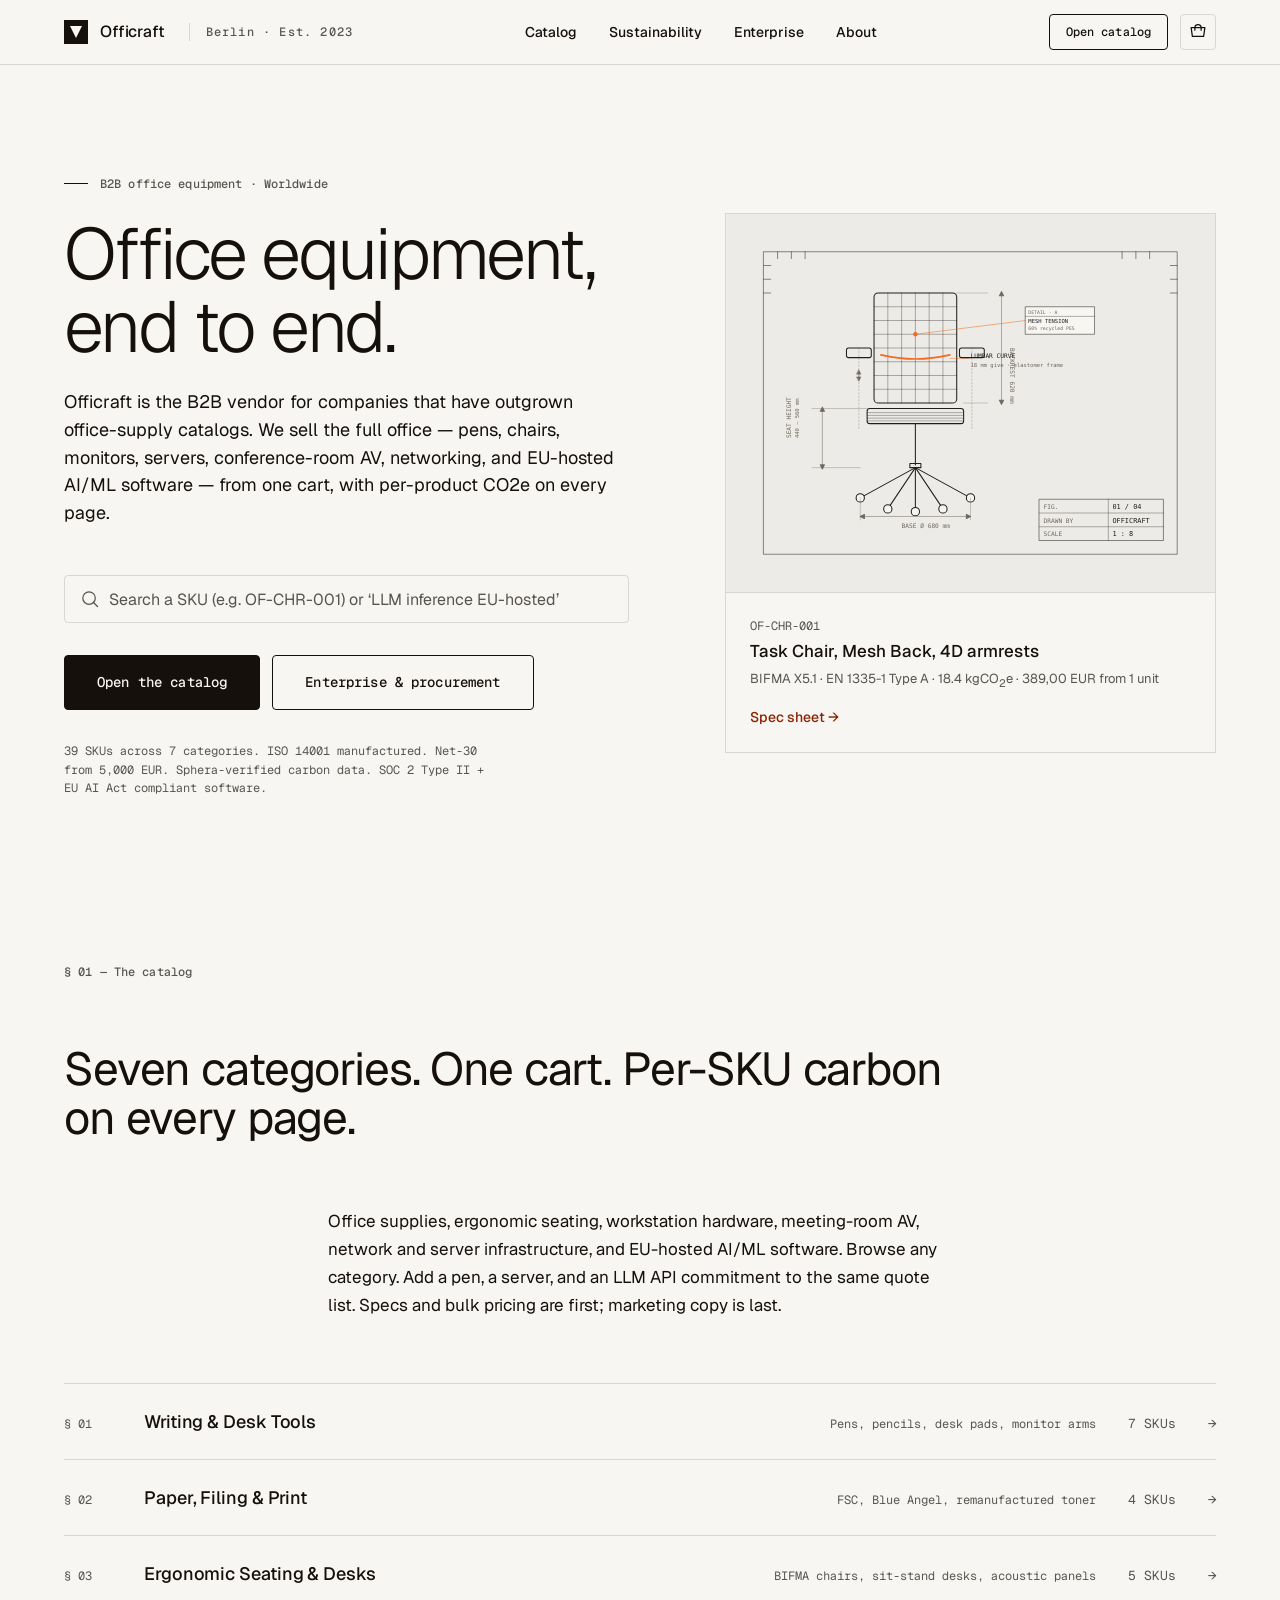
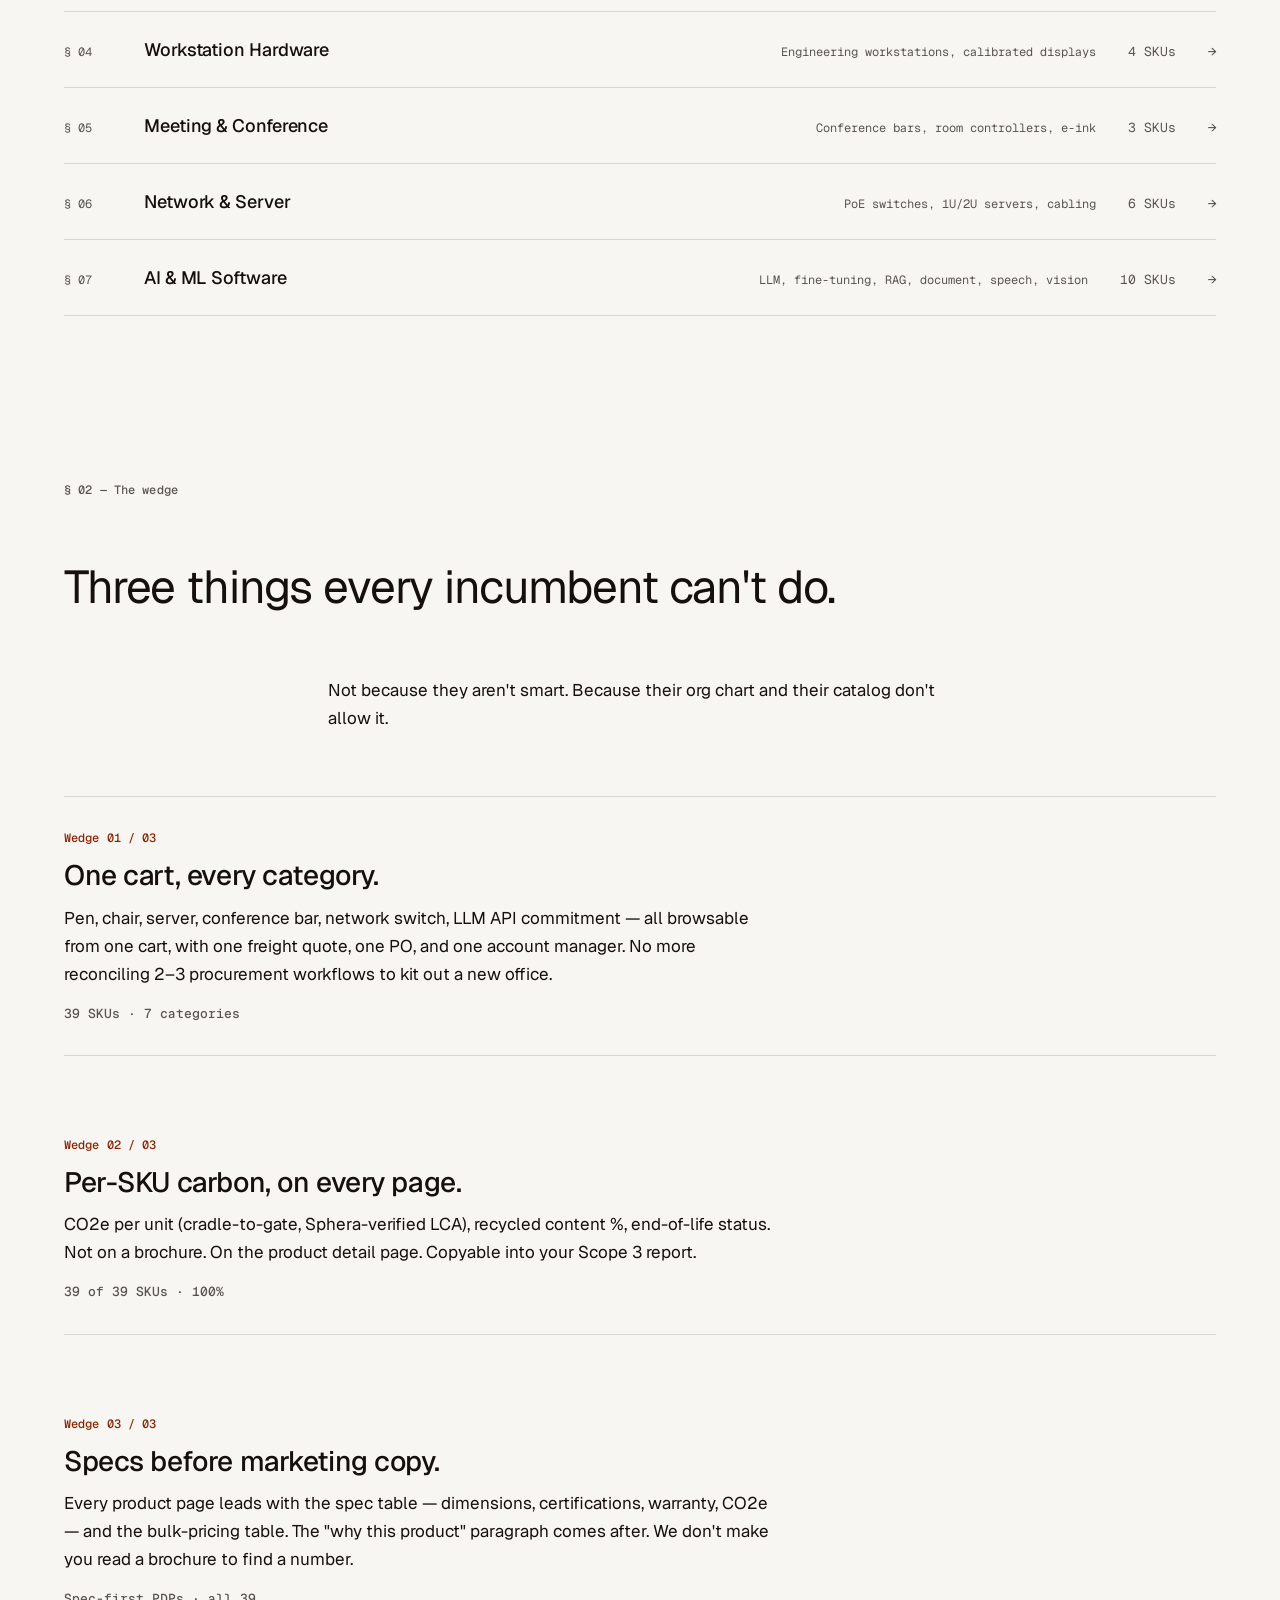
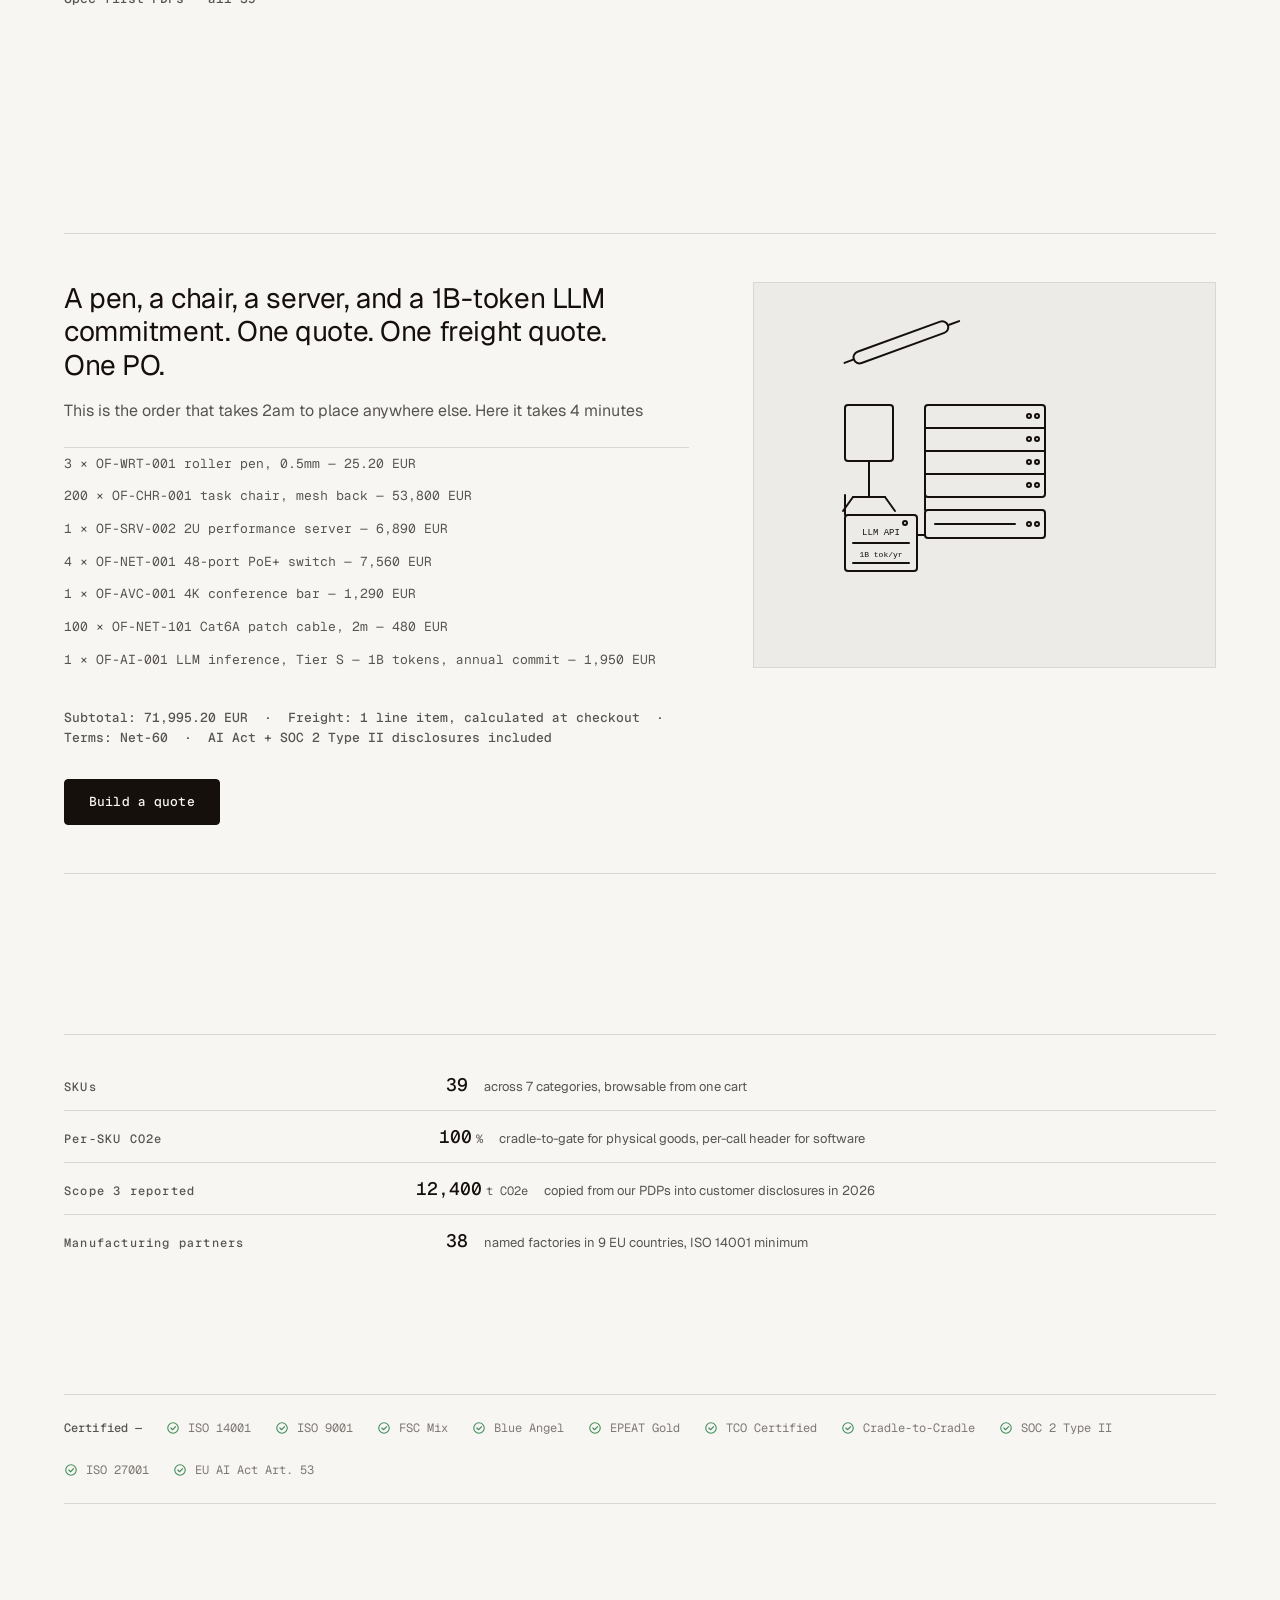
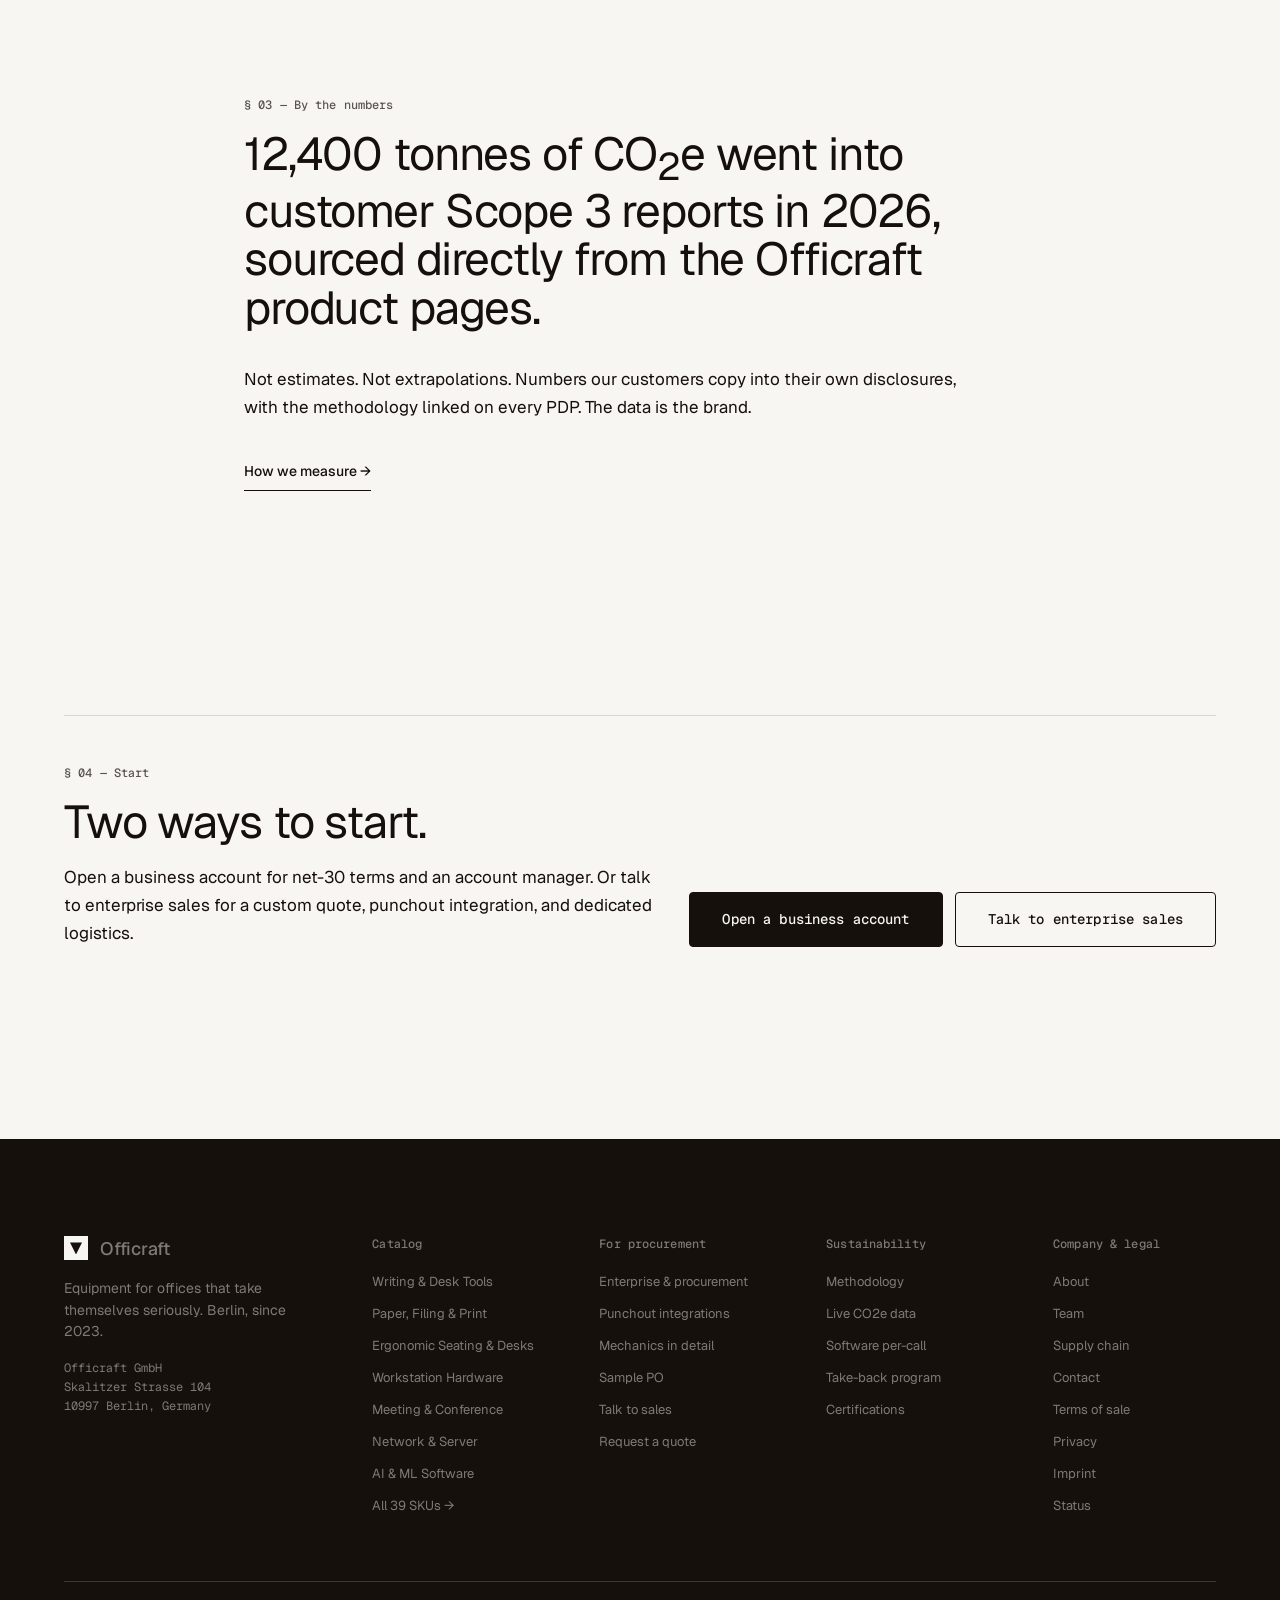
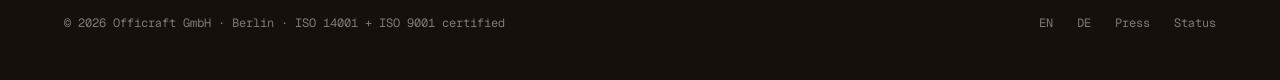
<file: officraft/index.html>
<!DOCTYPE html>
<html lang="en">
<head>
  <meta charset="UTF-8" />
  <meta name="viewport" content="width=device-width, initial-scale=1.0" />
  <meta name="theme-color" content="#F8F6F2" />
  <title>Officraft — Office equipment, end to end. One cart. One PO. One freight quote.</title>
  <meta name="description" content="Officraft is the B2B office-equipment vendor for companies that have outgrown office-supply catalogs. Office, IT, meeting-room, and infrastructure from one cart, with per-product sustainability data on every page." />
  <link rel="preconnect" href="https://fonts.googleapis.com" />
  <link rel="preconnect" href="https://fonts.gstatic.com" crossorigin />
  <link href="https://fonts.googleapis.com/css2?family=Geist:wght@200;300;400;500;600;700&family=Geist+Mono:wght@400;500;600&family=IBM+Plex+Mono:wght@400;500&display=swap" rel="stylesheet" />
  <link rel="stylesheet" href="styles.css" />
  <link rel="icon" href="data:image/svg+xml,%3Csvg xmlns='http://www.w3.org/2000/svg' viewBox='0 0 32 32'%3E%3Crect width='32' height='32' fill='%23211F1B'/%3E%3Cpolygon points='8,8 24,8 16,24' fill='%23F8F6F2'/%3E%3C/svg%3E" />
</head>
<body>
  <a class="skip-to-content" href="#main">Skip to content</a>

  <header class="topnav">
    <div class="container topnav__inner">
      <a href="index.html" class="topnav__logo" aria-label="Officraft home">
        <span class="topnav__logo-mark" aria-hidden="true"></span>
        <span>Officraft</span>
        <span class="topnav__logo-meta">Berlin · Est. 2023</span>
      </a>
      <nav aria-label="Primary">
        <ul class="topnav__links">
          <li><a href="catalog.html">Catalog</a></li>
          <li><a href="sustainability.html">Sustainability</a></li>
          <li><a href="enterprise.html">Enterprise</a></li>
          <li><a href="about.html">About</a></li>
        </ul>
      </nav>
      <div class="topnav__actions">
        <a href="catalog.html" class="btn btn--secondary btn--sm topnav__cta">Open catalog</a>
        <button class="topnav__cart" data-open-cart aria-label="Open quote list (0 items)">
          <svg width="20" height="20" viewBox="0 0 256 256" fill="none" stroke="currentColor" stroke-width="16" stroke-linecap="round" stroke-linejoin="round" aria-hidden="true">
            <path d="M40 72h176l-16 112H56L40 72z"/>
            <path d="M88 104V72a40 40 0 0 1 80 0v32"/>
          </svg>
          <span class="topnav__cart-count" data-cart-count hidden>0</span>
        </button>
        <button class="topnav__menu-btn" data-menu-btn aria-label="Open menu" aria-expanded="false">
          <svg width="20" height="20" viewBox="0 0 256 256" fill="none" stroke="currentColor" stroke-width="16" stroke-linecap="round" stroke-linejoin="round" aria-hidden="true">
            <line x1="40" y1="64" x2="216" y2="64"/>
            <line x1="40" y1="128" x2="216" y2="128"/>
            <line x1="40" y1="192" x2="216" y2="192"/>
          </svg>
        </button>
      </div>
    </div>
  </header>

  <nav class="mobile-menu" data-mobile-menu aria-hidden="true" aria-label="Mobile">
    <ul>
      <li><a href="catalog.html">Catalog</a></li>
      <li><a href="sustainability.html">Sustainability</a></li>
      <li><a href="enterprise.html">Enterprise</a></li>
      <li><a href="about.html">About</a></li>
      <li><a href="catalog.html">Open the catalog →</a></li>
    </ul>
  </nav>

  <main id="main">

    <!-- HERO — asymmetric split: copy left, the product's own drawing right -->
    <section class="hero">
      <div class="container">
        <div class="hero__grid">

          <div class="hero__text">
            <span class="hero__eyebrow">B2B office equipment · Worldwide</span>
            <h1 class="display-xl hero__title">Office equipment, end to end.</h1>
            <p class="hero__sub">Officraft is the B2B vendor for companies that have outgrown office-supply catalogs. We sell the full office — pens, chairs, monitors, servers, conference-room AV, networking, and EU-hosted AI/ML software — from one cart, with per-product CO2e on every page.</p>

            <form class="hero__search" data-search-wrap role="search" onsubmit="return false">
              <label for="hero-search" class="visually-hidden">Search the catalog</label>
              <div class="input--search-wrap">
                <svg class="search-icon" width="20" height="20" viewBox="0 0 256 256" fill="none" stroke="currentColor" stroke-width="16" stroke-linecap="round" stroke-linejoin="round" aria-hidden="true">
                  <circle cx="116" cy="116" r="80"/>
                  <line x1="170" y1="170" x2="224" y2="224"/>
                </svg>
                <input
                  type="search"
                  id="hero-search"
                  class="input input--search"
                  data-search-input
                  placeholder="Search a SKU (e.g. OF-CHR-001) or ‘LLM inference EU-hosted’"
                  autocomplete="off"
                  aria-autocomplete="list"
                  aria-controls="hero-search-results"
                />
                <div class="search-results" id="hero-search-results" data-search-results role="listbox" aria-label="Catalog results"></div>
              </div>
            </form>

            <div class="hero__ctas">
              <a href="catalog.html" class="btn btn--primary btn--lg">Open the catalog</a>
              <a href="enterprise.html" class="btn btn--secondary btn--lg">Enterprise &amp; procurement</a>
            </div>
            <p class="hero__hint">39 SKUs across 7 categories. ISO 14001 manufactured. Net-30 from 5,000 EUR. Sphera-verified carbon data. SOC 2 Type II + EU AI Act compliant software.</p>
          </div>

          <!-- The one decisive visual: a real spec drawing from the catalog -->
          <a href="product.html" class="hero__drawing">
            <div class="hero__drawing-frame">
              <img src="_assets/illustrations/pdp-chair.svg" alt="OF-CHR-001 task chair, technical drawing with dimensions" />
            </div>
            <div class="hero__drawing-meta">
              <span class="hero__drawing-sku">OF-CHR-001</span>
              <span class="hero__drawing-name">Task Chair, Mesh Back, 4D armrests</span>
              <span class="hero__drawing-spec">BIFMA X5.1 · EN 1335-1 Type A · 18.4 kgCO<sub>2</sub>e · 389,00 EUR from 1 unit</span>
              <span class="hero__drawing-link">Spec sheet →</span>
            </div>
          </a>

        </div>
      </div>
    </section>

    <!-- CATALOG TEASER -->
    <section class="tight">
      <div class="container">
        <div class="section-head section-head__editorial">
          <span class="micro-label">§ 01 — The catalog</span>
          <h2 class="display-lg">Seven categories. One cart. Per-SKU carbon on every page.</h2>
          <p class="prose">Office supplies, ergonomic seating, workstation hardware, meeting-room AV, network and server infrastructure, and EU-hosted AI/ML software. Browse any category. Add a pen, a server, and an LLM API commitment to the same quote list. Specs and bulk pricing are first; marketing copy is last.</p>
        </div>

        <div class="cat-dir" aria-label="Catalog categories">
          <a class="cat-dir__row" href="catalog.html#cat-1">
            <span class="cat-dir__num">§ 01</span>
            <span class="cat-dir__name">Writing &amp; Desk Tools</span>
            <span class="cat-dir__lead">Pens, pencils, desk pads, monitor arms</span>
            <span class="cat-dir__count">7 SKUs</span>
            <span class="cat-dir__arrow">→</span>
          </a>
          <a class="cat-dir__row" href="catalog.html#cat-2">
            <span class="cat-dir__num">§ 02</span>
            <span class="cat-dir__name">Paper, Filing &amp; Print</span>
            <span class="cat-dir__lead">FSC, Blue Angel, remanufactured toner</span>
            <span class="cat-dir__count">4 SKUs</span>
            <span class="cat-dir__arrow">→</span>
          </a>
          <a class="cat-dir__row" href="catalog.html#cat-3">
            <span class="cat-dir__num">§ 03</span>
            <span class="cat-dir__name">Ergonomic Seating &amp; Desks</span>
            <span class="cat-dir__lead">BIFMA chairs, sit-stand desks, acoustic panels</span>
            <span class="cat-dir__count">5 SKUs</span>
            <span class="cat-dir__arrow">→</span>
          </a>
          <a class="cat-dir__row" href="catalog.html#cat-4">
            <span class="cat-dir__num">§ 04</span>
            <span class="cat-dir__name">Workstation Hardware</span>
            <span class="cat-dir__lead">Engineering workstations, calibrated displays</span>
            <span class="cat-dir__count">4 SKUs</span>
            <span class="cat-dir__arrow">→</span>
          </a>
          <a class="cat-dir__row" href="catalog.html#cat-5">
            <span class="cat-dir__num">§ 05</span>
            <span class="cat-dir__name">Meeting &amp; Conference</span>
            <span class="cat-dir__lead">Conference bars, room controllers, e-ink</span>
            <span class="cat-dir__count">3 SKUs</span>
            <span class="cat-dir__arrow">→</span>
          </a>
          <a class="cat-dir__row" href="catalog.html#cat-6">
            <span class="cat-dir__num">§ 06</span>
            <span class="cat-dir__name">Network &amp; Server</span>
            <span class="cat-dir__lead">PoE switches, 1U/2U servers, cabling</span>
            <span class="cat-dir__count">6 SKUs</span>
            <span class="cat-dir__arrow">→</span>
          </a>
          <a class="cat-dir__row" href="catalog.html#cat-7">
            <span class="cat-dir__num">§ 07</span>
            <span class="cat-dir__name">AI &amp; ML Software</span>
            <span class="cat-dir__lead">LLM, fine-tuning, RAG, document, speech, vision</span>
            <span class="cat-dir__count">10 SKUs</span>
            <span class="cat-dir__arrow">→</span>
          </a>
        </div>
      </div>
    </section>

    <!-- WHY OFFICRAFT — the wedge -->
    <section>
      <div class="container">
        <div class="section-head section-head__editorial">
          <span class="micro-label">§ 02 — The wedge</span>
          <h2 class="display-lg">Three things every incumbent can't do.</h2>
          <p class="prose">Not because they aren't smart. Because their org chart and their catalog don't allow it.</p>
        </div>

        <div class="wedge-list">
          <div class="wedge-item">
            <span class="micro-label micro-label--accent wedge-item__label">Wedge 01 / 03</span>
            <h3 class="h1 wedge-item__title">One cart, every category.</h3>
            <p class="prose">Pen, chair, server, conference bar, network switch, LLM API commitment — all browsable from one cart, with one freight quote, one PO, and one account manager. No more reconciling 2–3 procurement workflows to kit out a new office.</p>
            <p class="mono-data muted wedge-item__meta">39 SKUs · 7 categories</p>
          </div>
          <div class="wedge-item">
            <span class="micro-label micro-label--accent wedge-item__label">Wedge 02 / 03</span>
            <h3 class="h1 wedge-item__title">Per-SKU carbon, on every page.</h3>
            <p class="prose">CO2e per unit (cradle-to-gate, Sphera-verified LCA), recycled content %, end-of-life status. Not on a brochure. On the product detail page. Copyable into your Scope 3 report.</p>
            <p class="mono-data muted wedge-item__meta">39 of 39 SKUs · 100%</p>
          </div>
          <div class="wedge-item wedge-item--last">
            <span class="micro-label micro-label--accent wedge-item__label">Wedge 03 / 03</span>
            <h3 class="h1 wedge-item__title">Specs before marketing copy.</h3>
            <p class="prose">Every product page leads with the spec table — dimensions, certifications, warranty, CO2e — and the bulk-pricing table. The "why this product" paragraph comes after. We don't make you read a brochure to find a number.</p>
            <p class="mono-data muted wedge-item__meta">Spec-first PDPs · all 39</p>
          </div>
        </div>
      </div>
    </section>

    <!-- THE PROCUREMENT MOMENT -->
    <section>
      <div class="container">
        <div class="moment">
          <div>
            <h2 class="moment__heading">A pen, a chair, a server, and a 1B-token LLM commitment. One quote. One freight quote. One PO.</h2>
            <p class="muted">This is the order that takes 2am to place anywhere else. Here it takes 4 minutes</p>
            <ul class="moment__items">
              <li>3 × OF-WRT-001 roller pen, 0.5mm — 25.20 EUR</li>
              <li>200 × OF-CHR-001 task chair, mesh back — 53,800 EUR</li>
              <li>1 × OF-SRV-002 2U performance server — 6,890 EUR</li>
              <li>4 × OF-NET-001 48-port PoE+ switch — 7,560 EUR</li>
              <li>1 × OF-AVC-001 4K conference bar — 1,290 EUR</li>
              <li>100 × OF-NET-101 Cat6A patch cable, 2m — 480 EUR</li>
              <li>1 × OF-AI-001 LLM inference, Tier S — 1B tokens, annual commit — 1,950 EUR</li>
            </ul>
            <p class="mono-data muted moment__total">Subtotal: 71,995.20 EUR &nbsp;·&nbsp; Freight: 1 line item, calculated at checkout &nbsp;·&nbsp; Terms: Net-60 &nbsp;·&nbsp; AI Act + SOC 2 Type II disclosures included</p>
            <div class="moment__cta">
              <a href="catalog.html" class="btn btn--primary">Build a quote</a>
            </div>
          </div>
          <div class="moment__visual" aria-hidden="true">
            <svg width="320" height="320" viewBox="0 0 320 320" fill="none" stroke="currentColor" stroke-width="2" stroke-linecap="round" stroke-linejoin="round">
              <!-- Pen -->
              <g transform="translate(20, 20) rotate(-20)">
                <rect x="0" y="20" width="100" height="12" rx="6"/>
                <line x1="100" y1="26" x2="112" y2="26"/>
                <line x1="0" y1="26" x2="-10" y2="26"/>
              </g>
              <!-- Chair -->
              <g transform="translate(20, 90)">
                <rect x="0" y="0" width="48" height="56" rx="3"/>
                <line x1="24" y1="56" x2="24" y2="92"/>
                <line x1="8" y1="92" x2="40" y2="92"/>
                <line x1="8" y1="92" x2="-2" y2="106"/>
                <line x1="40" y1="92" x2="50" y2="106"/>
              </g>
              <!-- Server -->
              <g transform="translate(100, 90)">
                <rect x="0" y="0" width="120" height="92" rx="3"/>
                <line x1="0" y1="23" x2="120" y2="23"/>
                <line x1="0" y1="46" x2="120" y2="46"/>
                <line x1="0" y1="69" x2="120" y2="69"/>
                <circle cx="104" cy="11" r="2"/>
                <circle cx="112" cy="11" r="2"/>
                <circle cx="104" cy="34" r="2"/>
                <circle cx="112" cy="34" r="2"/>
                <circle cx="104" cy="57" r="2"/>
                <circle cx="112" cy="57" r="2"/>
                <circle cx="104" cy="80" r="2"/>
                <circle cx="112" cy="80" r="2"/>
              </g>
              <!-- Switch -->
              <g transform="translate(100, 195)">
                <rect x="0" y="0" width="120" height="28" rx="3"/>
                <circle cx="104" cy="14" r="2"/>
                <circle cx="112" cy="14" r="2"/>
                <line x1="10" y1="14" x2="90" y2="14"/>
              </g>
              <!-- LLM API block — token stream in/out -->
              <g transform="translate(20, 200)">
                <rect x="0" y="0" width="72" height="56" rx="3"/>
                <text x="36" y="20" text-anchor="middle" font-family="ui-monospace, monospace" font-size="9" fill="currentColor" stroke="none" font-weight="500">LLM API</text>
                <line x1="8" y1="28" x2="64" y2="28"/>
                <text x="36" y="42" text-anchor="middle" font-family="ui-monospace, monospace" font-size="8" fill="currentColor" stroke="none">1B tok/yr</text>
                <line x1="8" y1="48" x2="64" y2="48"/>
                <circle cx="60" cy="8" r="2"/>
              </g>
              <!-- Connector from server to LLM API block -->
              <line x1="92" y1="220" x2="100" y2="220"/>
              <line x1="20" y1="180" x2="20" y2="200"/>
              <line x1="100" y1="180" x2="100" y2="195"/>
            </svg>
          </div>
        </div>
      </div>
    </section>

    <!-- DATA STRIP — replaces the banned hero-metric template.
         Each row is the .stat component (label | value | note), inline. -->
    <section class="tight">
      <div class="container">
        <div class="stat-block">
          <div class="stat">
            <span class="stat__label">SKUs</span>
            <span class="stat__value">39</span>
            <span class="stat__note">across 7 categories, browsable from one cart</span>
          </div>
          <div class="stat">
            <span class="stat__label">Per-SKU CO2e</span>
            <span class="stat__value">100<span class="stat__value-unit">%</span></span>
            <span class="stat__note">cradle-to-gate for physical goods, per-call header for software</span>
          </div>
          <div class="stat">
            <span class="stat__label">Scope 3 reported</span>
            <span class="stat__value">12,400<span class="stat__value-unit">t CO2e</span></span>
            <span class="stat__note">copied from our PDPs into customer disclosures in 2026</span>
          </div>
          <div class="stat">
            <span class="stat__label">Manufacturing partners</span>
            <span class="stat__value">38</span>
            <span class="stat__note">named factories in 9 EU countries, ISO 14001 minimum</span>
          </div>
        </div>
      </div>
    </section>

    <!-- TRUST STRIP — kept as-is, restyled via .trust-strip new token rules -->
    <section class="tight">
      <div class="container">
        <div class="trust-strip">
          <span class="micro-label trust-strip__lead">Certified &mdash;</span>
          <span><svg viewBox="0 0 256 256" fill="none" stroke="currentColor" stroke-width="20" stroke-linecap="round" stroke-linejoin="round" aria-hidden="true"><circle cx="128" cy="128" r="96"/><path d="M88 128l32 32 56-56"/></svg>ISO 14001</span>
          <span><svg viewBox="0 0 256 256" fill="none" stroke="currentColor" stroke-width="20" stroke-linecap="round" stroke-linejoin="round" aria-hidden="true"><circle cx="128" cy="128" r="96"/><path d="M88 128l32 32 56-56"/></svg>ISO 9001</span>
          <span><svg viewBox="0 0 256 256" fill="none" stroke="currentColor" stroke-width="20" stroke-linecap="round" stroke-linejoin="round" aria-hidden="true"><circle cx="128" cy="128" r="96"/><path d="M88 128l32 32 56-56"/></svg>FSC Mix</span>
          <span><svg viewBox="0 0 256 256" fill="none" stroke="currentColor" stroke-width="20" stroke-linecap="round" stroke-linejoin="round" aria-hidden="true"><circle cx="128" cy="128" r="96"/><path d="M88 128l32 32 56-56"/></svg>Blue Angel</span>
          <span><svg viewBox="0 0 256 256" fill="none" stroke="currentColor" stroke-width="20" stroke-linecap="round" stroke-linejoin="round" aria-hidden="true"><circle cx="128" cy="128" r="96"/><path d="M88 128l32 32 56-56"/></svg>EPEAT Gold</span>
          <span><svg viewBox="0 0 256 256" fill="none" stroke="currentColor" stroke-width="20" stroke-linecap="round" stroke-linejoin="round" aria-hidden="true"><circle cx="128" cy="128" r="96"/><path d="M88 128l32 32 56-56"/></svg>TCO Certified</span>
          <span><svg viewBox="0 0 256 256" fill="none" stroke="currentColor" stroke-width="20" stroke-linecap="round" stroke-linejoin="round" aria-hidden="true"><circle cx="128" cy="128" r="96"/><path d="M88 128l32 32 56-56"/></svg>Cradle-to-Cradle</span>
          <span><svg viewBox="0 0 256 256" fill="none" stroke="currentColor" stroke-width="20" stroke-linecap="round" stroke-linejoin="round" aria-hidden="true"><circle cx="128" cy="128" r="96"/><path d="M88 128l32 32 56-56"/></svg>SOC 2 Type II</span>
          <span><svg viewBox="0 0 256 256" fill="none" stroke="currentColor" stroke-width="20" stroke-linecap="round" stroke-linejoin="round" aria-hidden="true"><circle cx="128" cy="128" r="96"/><path d="M88 128l32 32 56-56"/></svg>ISO 27001</span>
          <span><svg viewBox="0 0 256 256" fill="none" stroke="currentColor" stroke-width="20" stroke-linecap="round" stroke-linejoin="round" aria-hidden="true"><circle cx="128" cy="128" r="96"/><path d="M88 128l32 32 56-56"/></svg>EU AI Act Art. 53</span>
        </div>
      </div>
    </section>

    <!-- EDITORIAL NUMBER — big-number block as a prose pullquote, not a flex of three stats -->
    <section class="airy">
      <div class="container container--narrow">
        <span class="micro-label section-label">§ 03 — By the numbers</span>
        <p class="display-lg pullquote">12,400 tonnes of CO<sub>2</sub>e went into customer Scope 3 reports in 2026, sourced directly from the Officraft product pages.</p>
        <p class="prose">Not estimates. Not extrapolations. Numbers our customers copy into their own disclosures, with the methodology linked on every PDP. The data is the brand.</p>
        <p class="pullquote__cta"><a href="sustainability.html" class="btn btn--tertiary">How we measure &rarr;</a></p>
      </div>
    </section>

    <!-- CTA -->
    <section>
      <div class="container">
        <div class="start-grid">
          <div>
            <span class="micro-label section-label">§ 04 — Start</span>
            <h2 class="display-lg">Two ways to start.</h2>
            <p class="prose start-grid__prose">Open a business account for net-30 terms and an account manager. Or talk to enterprise sales for a custom quote, punchout integration, and dedicated logistics.</p>
          </div>
          <div class="start-grid__actions">
            <a href="enterprise.html#account" class="btn btn--primary btn--lg">Open a business account</a>
            <a href="enterprise.html#contact" class="btn btn--secondary btn--lg">Talk to enterprise sales</a>
          </div>
        </div>
      </div>
    </section>

  </main>

  <footer class="footer">
    <div class="container">
      <div class="footer__grid">
        <div class="footer__brand-block">
          <a href="index.html" class="footer__logo" aria-label="Officraft home">
            <span class="footer__logo-mark" aria-hidden="true"></span>
            <span>Officraft</span>
          </a>
          <p class="footer__desc">Equipment for offices that take themselves seriously. Berlin, since 2023.</p>
          <address class="footer__address">
            Officraft GmbH<br/>
            Skalitzer Strasse 104<br/>
            10997 Berlin, Germany
          </address>
        </div>
        <div class="footer__col">
          <div class="footer__col-title">Catalog</div>
          <ul>
            <li><a href="catalog.html#cat-1">Writing &amp; Desk Tools</a></li>
            <li><a href="catalog.html#cat-2">Paper, Filing &amp; Print</a></li>
            <li><a href="catalog.html#cat-3">Ergonomic Seating &amp; Desks</a></li>
            <li><a href="catalog.html#cat-4">Workstation Hardware</a></li>
            <li><a href="catalog.html#cat-5">Meeting &amp; Conference</a></li>
            <li><a href="catalog.html#cat-6">Network &amp; Server</a></li>
            <li><a href="catalog.html#cat-7">AI &amp; ML Software</a></li>
            <li><a href="catalog.html">All 39 SKUs &rarr;</a></li>
          </ul>
        </div>
        <div class="footer__col">
          <div class="footer__col-title">For procurement</div>
          <ul>
            <li><a href="enterprise.html">Enterprise &amp; procurement</a></li>
            <li><a href="enterprise.html#integrations">Punchout integrations</a></li>
            <li><a href="enterprise.html#mechanics">Mechanics in detail</a></li>
            <li><a href="enterprise.html#sample-po">Sample PO</a></li>
            <li><a href="enterprise.html#contact">Talk to sales</a></li>
            <li><a href="enterprise.html#quote">Request a quote</a></li>
          </ul>
        </div>
        <div class="footer__col">
          <div class="footer__col-title">Sustainability</div>
          <ul>
            <li><a href="sustainability.html">Methodology</a></li>
            <li><a href="sustainability.html#data">Live CO2e data</a></li>
            <li><a href="sustainability.html#software">Software per-call</a></li>
            <li><a href="sustainability.html#takeback">Take-back program</a></li>
            <li><a href="sustainability.html#certifications">Certifications</a></li>
          </ul>
        </div>
        <div class="footer__col">
          <div class="footer__col-title">Company &amp; legal</div>
          <ul>
            <li><a href="about.html">About</a></li>
            <li><a href="about.html#team">Team</a></li>
            <li><a href="about.html#supply">Supply chain</a></li>
            <li><a href="about.html#contact">Contact</a></li>
            <li><a href="#">Terms of sale</a></li>
            <li><a href="#">Privacy</a></li>
            <li><a href="#">Imprint</a></li>
            <li><a href="#">Status</a></li>
          </ul>
        </div>
      </div>
      <div class="footer__bottom">
        <span>&copy; 2026 Officraft GmbH · Berlin · ISO 14001 + ISO 9001 certified</span>
        <span class="footer__bottom-links">
          <a href="#">EN</a>
          <a href="#">DE</a>
          <a href="#">Press</a>
          <a href="#">Status</a>
        </span>
      </div>
    </div>
  </footer>

  <!-- Cart drawer -->
  <div data-cart-drawer class="cart-drawer" aria-hidden="true" aria-label="Quote list" role="dialog">
    <div class="cart-drawer__head">
      <div class="cart-drawer__title" data-cart-title>Quote list</div>
      <button class="cart-drawer__close" data-close-cart aria-label="Close quote list">
        <svg width="18" height="18" viewBox="0 0 256 256" fill="none" stroke="currentColor" stroke-width="20" stroke-linecap="round" stroke-linejoin="round" aria-hidden="true"><line x1="48" y1="48" x2="208" y2="208"/><line x1="208" y1="48" x2="48" y2="208"/></svg>
      </button>
    </div>
    <div class="cart-drawer__body" data-cart-body></div>
    <div class="cart-drawer__foot" data-cart-foot>
      <div class="cart-foot__row">
        <span class="muted small">Subtotal</span>
        <span class="mono-data" data-cart-subtotal>0,00 EUR</span>
      </div>
      <p class="small muted cart-foot__note">Freight calculated at checkout. One line item regardless of categories in the cart. Net-30 from 5,000 EUR.</p>
      <a href="enterprise.html#quote" class="btn btn--primary cart-foot__cta">Request a quote</a>
    </div>
  </div>
  <div data-cart-backdrop class="cart-backdrop" hidden aria-hidden="true"></div>

  <script src="app.js"></script>
</body>
</html>
</file>
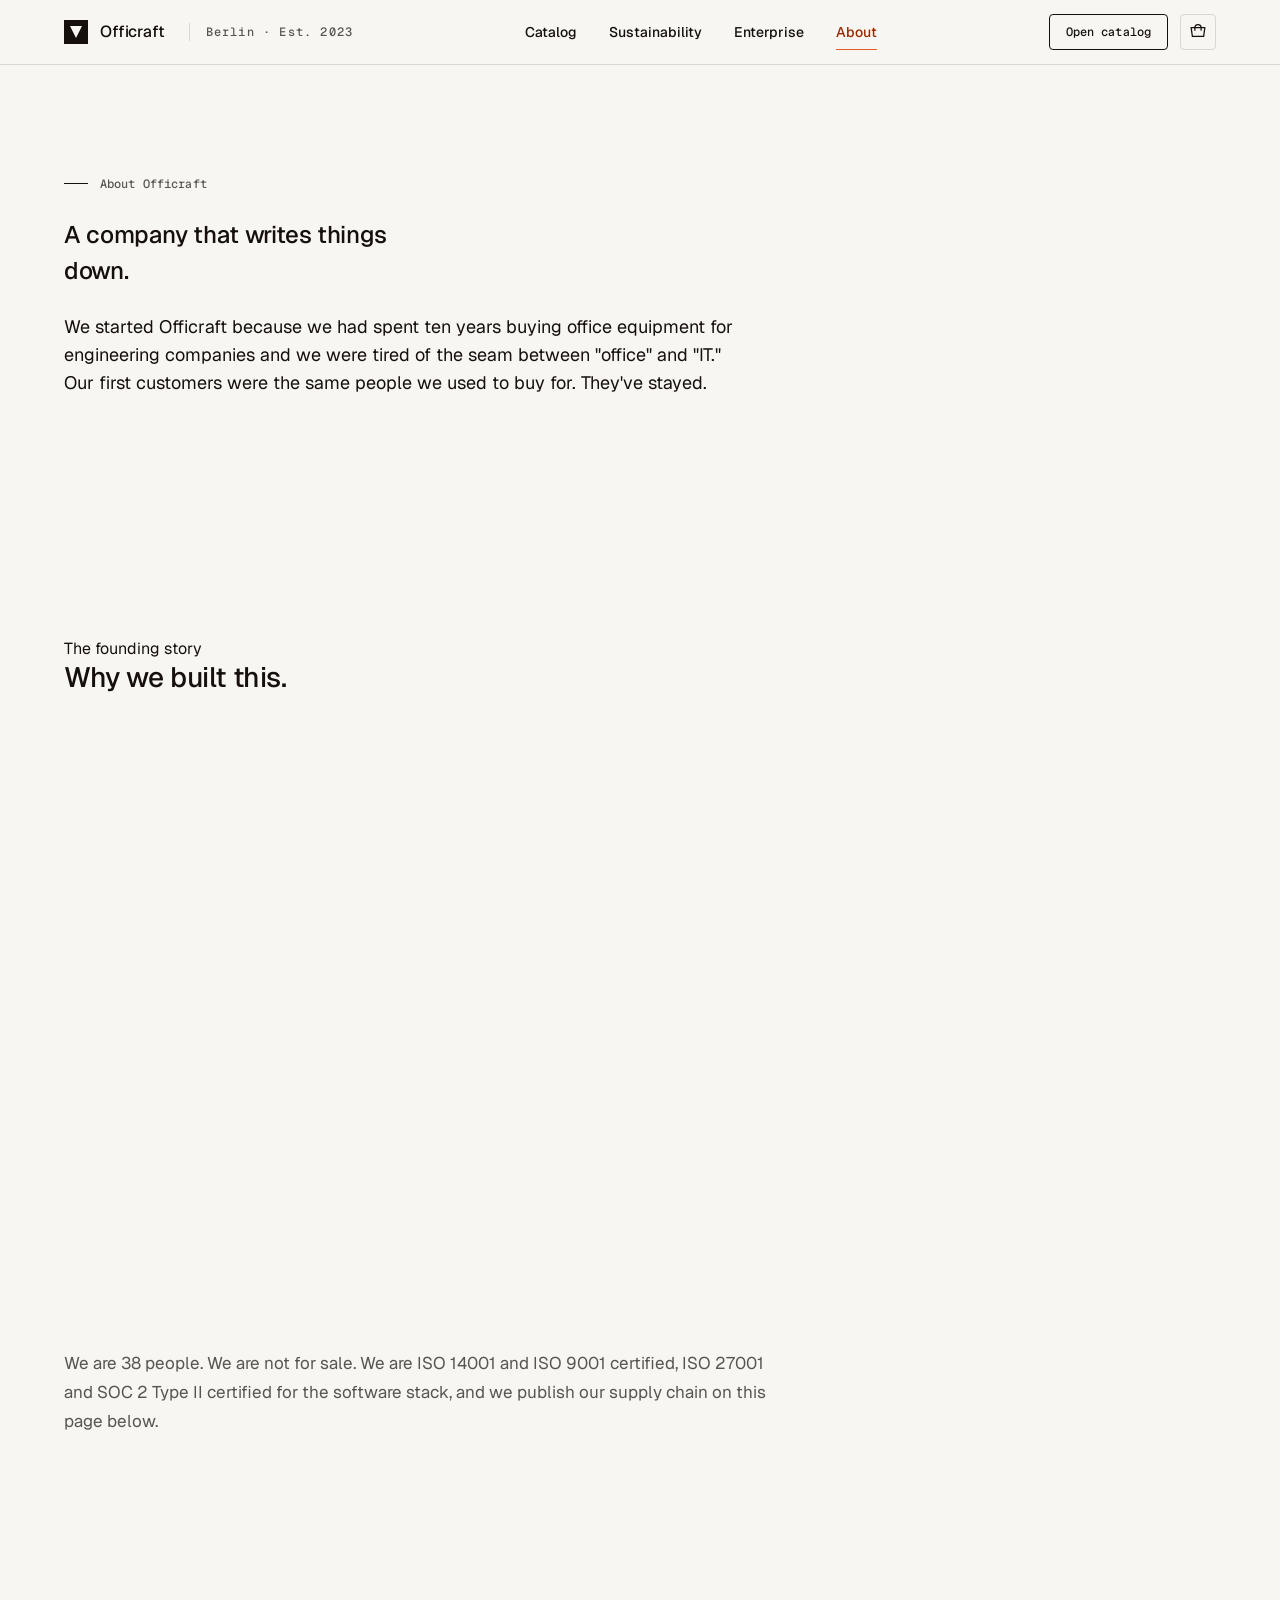
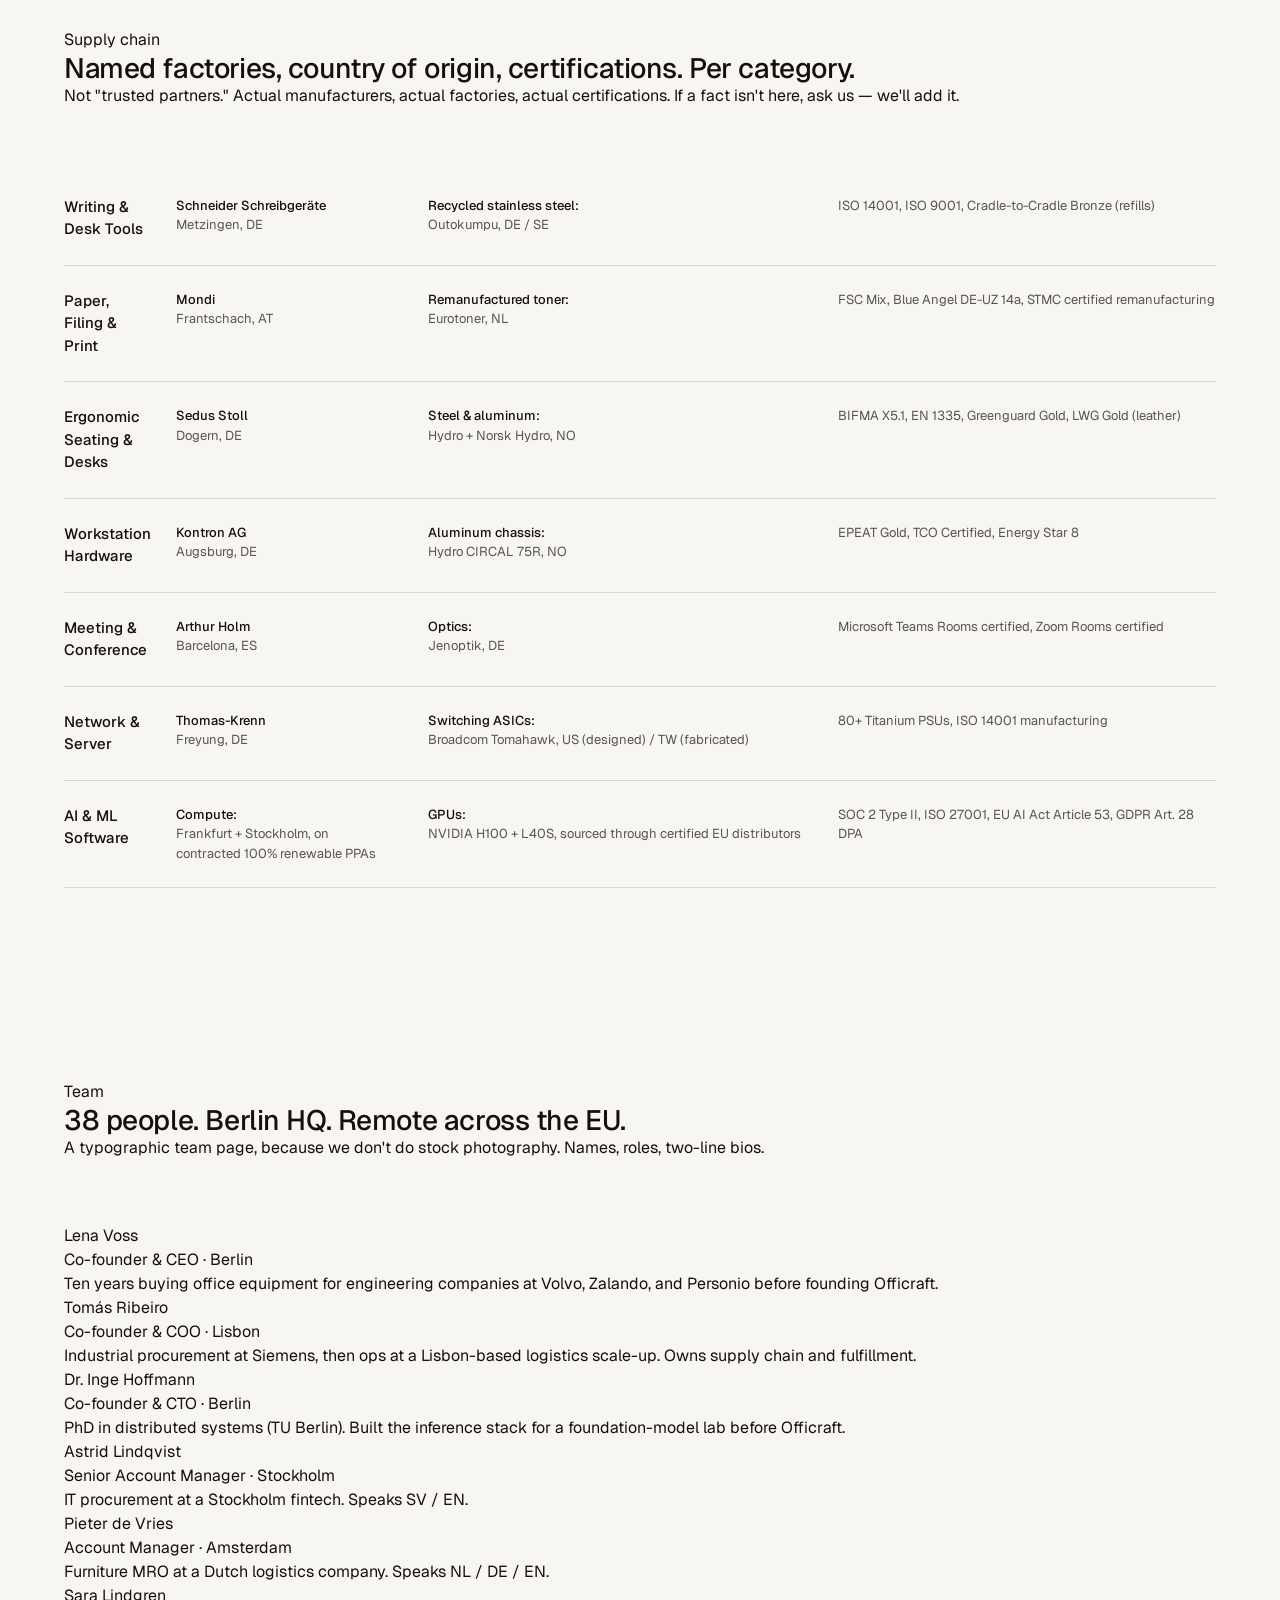
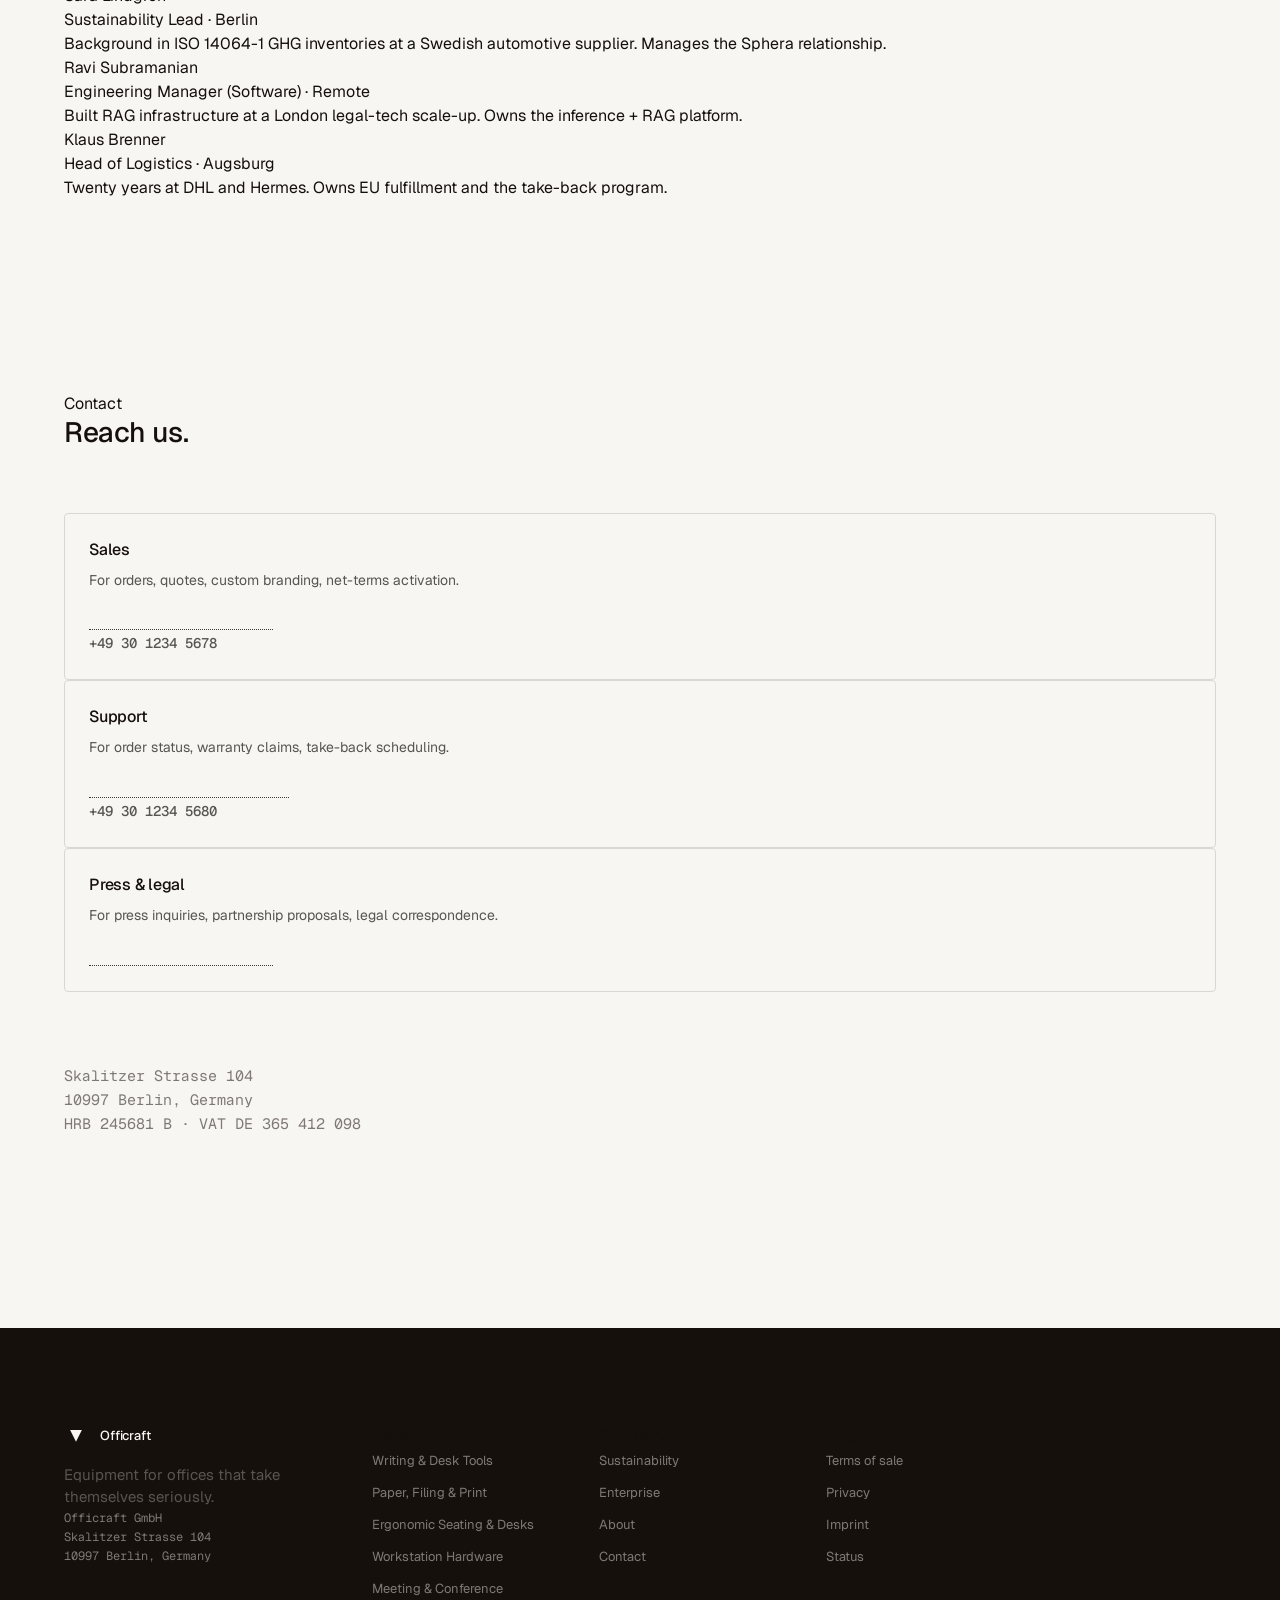
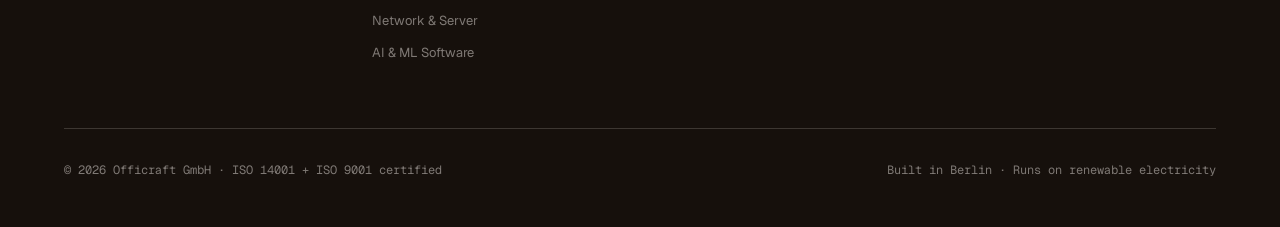
<file: officraft/about.html>
<!DOCTYPE html>
<html lang="en">
<head>
  <meta charset="UTF-8" />
  <meta name="viewport" content="width=device-width, initial-scale=1.0" />
  <meta name="theme-color" content="#0E1116" />
  <title>About — Officraft</title>
  <meta name="description" content="Officraft was started by people who spent ten years buying office equipment for engineering companies. We sell the full office from one cart, with per-product CO2e on every page." />
  <link rel="preconnect" href="https://fonts.googleapis.com" />
  <link rel="preconnect" href="https://fonts.gstatic.com" crossorigin />
  <link href="https://fonts.googleapis.com/css2?family=Geist:wght@200;300;400;500;600;700&family=Geist+Mono:wght@400;500;600&family=IBM+Plex+Mono:wght@400;500&display=swap" rel="stylesheet" />
  <link rel="stylesheet" href="styles.css" />
  <link rel="icon" href="data:image/svg+xml,%3Csvg xmlns='http://www.w3.org/2000/svg' viewBox='0 0 32 32'%3E%3Crect width='32' height='32' fill='%23211F1B'/%3E%3Cpolygon points='8,8 24,8 16,24' fill='%23F8F6F2'/%3E%3C/svg%3E" />
</head>
<body>
  <a class="skip-to-content" href="#main">Skip to content</a>

  <header class="topnav">
      <div class="container topnav__inner">
        <a href="index.html" class="topnav__logo" aria-label="Officraft home">
          <span class="topnav__logo-mark" aria-hidden="true"></span>
          <span>Officraft</span>
          <span class="topnav__logo-meta">Berlin · Est. 2023</span>
        </a>
        <nav aria-label="Primary">
          <ul class="topnav__links">
            <li><a href="catalog.html">Catalog</a></li>
            <li><a href="sustainability.html">Sustainability</a></li>
            <li><a href="enterprise.html">Enterprise</a></li>
            <li><a href="about.html" aria-current="page">About</a></li>
          </ul>
        </nav>
        <div class="topnav__actions">
          <a href="catalog.html" class="btn btn--secondary btn--sm topnav__cta">Open catalog</a>
          <button class="topnav__cart" data-open-cart aria-label="Open quote list (0 items)">
            <svg width="20" height="20" viewBox="0 0 256 256" fill="none" stroke="currentColor" stroke-width="16" stroke-linecap="round" stroke-linejoin="round" aria-hidden="true">
              <path d="M40 72h176l-16 112H56L40 72z"/>
              <path d="M88 104V72a40 40 0 0 1 80 0v32"/>
            </svg>
            <span class="topnav__cart-count" data-cart-count style="display:none">0</span>
          </button>
          <button class="topnav__menu-btn" data-menu-btn aria-label="Open menu" aria-expanded="false">
            <svg width="20" height="20" viewBox="0 0 256 256" fill="none" stroke="currentColor" stroke-width="16" stroke-linecap="round" stroke-linejoin="round" aria-hidden="true">
              <line x1="40" y1="64" x2="216" y2="64"/>
              <line x1="40" y1="128" x2="216" y2="128"/>
              <line x1="40" y1="192" x2="216" y2="192"/>
            </svg>
          </button>
        </div>
      </div>
    </header>

  <nav class="mobile-menu" data-mobile-menu aria-hidden="true" aria-label="Mobile">
    <ul>
      <li><a href="index.html">Home</a></li>
      <li><a href="catalog.html">Catalog</a></li>
      <li><a href="sustainability.html">Sustainability</a></li>
      <li><a href="enterprise.html">Enterprise</a></li>
      <li><a href="about.html">About</a></li>
    </ul>
  </nav>

  <main id="main">

    <section class="hero">
      <div class="container">
        <span class="hero__eyebrow">About Officraft</span>
        <h1 class="display-1 hero__title" style="max-width: 22ch;">A company that writes things down.</h1>
        <p class="hero__sub">We started Officraft because we had spent ten years buying office equipment for engineering companies and we were tired of the seam between "office" and "IT." Our first customers were the same people we used to buy for. They've stayed.</p>
      </div>
    </section>

    <section>
      <div class="container">
        <div class="section-head">
          <span class="section-head__eyebrow">The founding story</span>
          <h2 class="h1 section-head__title">Why we built this.</h2>
        </div>
        <div style="max-width: 720px;">
          <p style="font-size: 1.125rem; line-height: 1.7; color: var(--paper); margin-bottom: 24px;">Officraft is a German GmbH founded in 2023 by Lena Voss, Tomás Ribeiro, and a small group of engineers and procurement specialists. We had all, separately, spent the better part of a decade trying to kit out offices for engineering teams — and we had all separately arrived at the same conclusion: the procurement workflow for an office is broken because the catalogs are broken. Office suppliers sell pens and don't sell servers. IT suppliers sell servers and don't sell pens. Nobody sells both.</p>

          <p style="font-size: 1.125rem; line-height: 1.7; color: var(--paper); margin-bottom: 24px;">The closer we looked, the more seams we found. The sustainability data is on a corporate brochure but not on the product page. The procurement integration is "and many more" but not actually SAP Ariba. The account manager has a name on the website but no working phone number. The catalog has a "sustainability" page but no per-SKU CO2e. We built Officraft to remove the seams.</p>

          <p style="font-size: 1.125rem; line-height: 1.7; color: var(--paper); margin-bottom: 24px;">In 2025 we added EU-hosted AI/ML software to the catalog — foundation models, fine-tuning, RAG, document AI, speech, vision, MLOps. The procurement teams we serve are increasingly bundling their AI infrastructure spend with their office infrastructure spend, because both roll up to the same person. So we made them the same cart, with the same account manager, the same net-30 terms, and the same per-SKU CO2e.</p>

          <p style="font-size: 1.0625rem; line-height: 1.7; color: var(--paper-muted);">We are 38 people. We are not for sale. We are ISO 14001 and ISO 9001 certified, ISO 27001 and SOC 2 Type II certified for the software stack, and we publish our supply chain on this page below.</p>
        </div>
      </div>
    </section>

    <!-- Supply chain -->
    <section>
      <div class="container">
        <div class="section-head">
          <span class="section-head__eyebrow">Supply chain</span>
          <h2 class="h1 section-head__title">Named factories, country of origin, certifications. Per category.</h2>
          <p class="section-head__sub">Not "trusted partners." Actual manufacturers, actual factories, actual certifications. If a fact isn't here, ask us — we'll add it.</p>
        </div>
        <div class="supply-list">
          <div class="supply-row">
            <div class="supply-row__cat">Writing &amp; Desk Tools</div>
            <div class="supply-row__detail"><strong>Schneider Schreibgeräte</strong><br/>Metzingen, DE</div>
            <div class="supply-row__detail"><strong>Recycled stainless steel:</strong><br/>Outokumpu, DE / SE</div>
            <div class="supply-row__detail">ISO 14001, ISO 9001, Cradle-to-Cradle Bronze (refills)</div>
          </div>
          <div class="supply-row">
            <div class="supply-row__cat">Paper, Filing &amp; Print</div>
            <div class="supply-row__detail"><strong>Mondi</strong><br/>Frantschach, AT</div>
            <div class="supply-row__detail"><strong>Remanufactured toner:</strong><br/>Eurotoner, NL</div>
            <div class="supply-row__detail">FSC Mix, Blue Angel DE-UZ 14a, STMC certified remanufacturing</div>
          </div>
          <div class="supply-row">
            <div class="supply-row__cat">Ergonomic Seating &amp; Desks</div>
            <div class="supply-row__detail"><strong>Sedus Stoll</strong><br/>Dogern, DE</div>
            <div class="supply-row__detail"><strong>Steel &amp; aluminum:</strong><br/>Hydro + Norsk Hydro, NO</div>
            <div class="supply-row__detail">BIFMA X5.1, EN 1335, Greenguard Gold, LWG Gold (leather)</div>
          </div>
          <div class="supply-row">
            <div class="supply-row__cat">Workstation Hardware</div>
            <div class="supply-row__detail"><strong>Kontron AG</strong><br/>Augsburg, DE</div>
            <div class="supply-row__detail"><strong>Aluminum chassis:</strong><br/>Hydro CIRCAL 75R, NO</div>
            <div class="supply-row__detail">EPEAT Gold, TCO Certified, Energy Star 8</div>
          </div>
          <div class="supply-row">
            <div class="supply-row__cat">Meeting &amp; Conference</div>
            <div class="supply-row__detail"><strong>Arthur Holm</strong><br/>Barcelona, ES</div>
            <div class="supply-row__detail"><strong>Optics:</strong><br/>Jenoptik, DE</div>
            <div class="supply-row__detail">Microsoft Teams Rooms certified, Zoom Rooms certified</div>
          </div>
          <div class="supply-row">
            <div class="supply-row__cat">Network &amp; Server</div>
            <div class="supply-row__detail"><strong>Thomas-Krenn</strong><br/>Freyung, DE</div>
            <div class="supply-row__detail"><strong>Switching ASICs:</strong><br/>Broadcom Tomahawk, US (designed) / TW (fabricated)</div>
            <div class="supply-row__detail">80+ Titanium PSUs, ISO 14001 manufacturing</div>
          </div>
          <div class="supply-row">
            <div class="supply-row__cat">AI &amp; ML Software</div>
            <div class="supply-row__detail"><strong>Compute:</strong><br/>Frankfurt + Stockholm, on contracted 100% renewable PPAs</div>
            <div class="supply-row__detail"><strong>GPUs:</strong><br/>NVIDIA H100 + L40S, sourced through certified EU distributors</div>
            <div class="supply-row__detail">SOC 2 Type II, ISO 27001, EU AI Act Article 53, GDPR Art. 28 DPA</div>
          </div>
        </div>
      </div>
    </section>

    <!-- Team -->
    <section>
      <div class="container">
        <div class="section-head">
          <span class="section-head__eyebrow">Team</span>
          <h2 class="h1 section-head__title">38 people. Berlin HQ. Remote across the EU.</h2>
          <p class="section-head__sub">A typographic team page, because we don't do stock photography. Names, roles, two-line bios.</p>
        </div>
        <div class="team-block">
          <div class="team-person">
            <div class="team-person__name">Lena Voss</div>
            <div class="team-person__role">Co-founder &amp; CEO · Berlin</div>
            <div class="team-person__bio">Ten years buying office equipment for engineering companies at Volvo, Zalando, and Personio before founding Officraft.</div>
          </div>
          <div class="team-person">
            <div class="team-person__name">Tomás Ribeiro</div>
            <div class="team-person__role">Co-founder &amp; COO · Lisbon</div>
            <div class="team-person__bio">Industrial procurement at Siemens, then ops at a Lisbon-based logistics scale-up. Owns supply chain and fulfillment.</div>
          </div>
          <div class="team-person">
            <div class="team-person__name">Dr. Inge Hoffmann</div>
            <div class="team-person__role">Co-founder &amp; CTO · Berlin</div>
            <div class="team-person__bio">PhD in distributed systems (TU Berlin). Built the inference stack for a foundation-model lab before Officraft.</div>
          </div>
          <div class="team-person">
            <div class="team-person__name">Astrid Lindqvist</div>
            <div class="team-person__role">Senior Account Manager · Stockholm</div>
            <div class="team-person__bio">IT procurement at a Stockholm fintech. Speaks SV / EN.</div>
          </div>
          <div class="team-person">
            <div class="team-person__name">Pieter de Vries</div>
            <div class="team-person__role">Account Manager · Amsterdam</div>
            <div class="team-person__bio">Furniture MRO at a Dutch logistics company. Speaks NL / DE / EN.</div>
          </div>
          <div class="team-person">
            <div class="team-person__name">Sara Lindgren</div>
            <div class="team-person__role">Sustainability Lead · Berlin</div>
            <div class="team-person__bio">Background in ISO 14064-1 GHG inventories at a Swedish automotive supplier. Manages the Sphera relationship.</div>
          </div>
          <div class="team-person">
            <div class="team-person__name">Ravi Subramanian</div>
            <div class="team-person__role">Engineering Manager (Software) · Remote</div>
            <div class="team-person__bio">Built RAG infrastructure at a London legal-tech scale-up. Owns the inference + RAG platform.</div>
          </div>
          <div class="team-person">
            <div class="team-person__name">Klaus Brenner</div>
            <div class="team-person__role">Head of Logistics · Augsburg</div>
            <div class="team-person__bio">Twenty years at DHL and Hermes. Owns EU fulfillment and the take-back program.</div>
          </div>
        </div>
      </div>
    </section>

    <!-- Contact -->
    <section id="contact">
      <div class="container">
        <div class="section-head">
          <span class="section-head__eyebrow">Contact</span>
          <h2 class="h1 section-head__title">Reach us.</h2>
        </div>
        <div class="grid-3">
          <div class="card">
            <h3 class="card__title card__title-lg">Sales</h3>
            <p class="card__desc">For orders, quotes, custom branding, net-terms activation.</p>
            <p style="margin-top: 16px;"><a href="mailto:sales@officraft.example" class="mono-data" style="color: var(--paper); border-bottom: 1px dotted var(--ink-line); padding-bottom: 1px;">sales@officraft.example</a><br/><span class="mono-data muted" style="font-size: 0.875rem;">+49 30 1234 5678</span></p>
          </div>
          <div class="card">
            <h3 class="card__title card__title-lg">Support</h3>
            <p class="card__desc">For order status, warranty claims, take-back scheduling.</p>
            <p style="margin-top: 16px;"><a href="mailto:support@officraft.example" class="mono-data" style="color: var(--paper); border-bottom: 1px dotted var(--ink-line); padding-bottom: 1px;">support@officraft.example</a><br/><span class="mono-data muted" style="font-size: 0.875rem;">+49 30 1234 5680</span></p>
          </div>
          <div class="card">
            <h3 class="card__title card__title-lg">Press &amp; legal</h3>
            <p class="card__desc">For press inquiries, partnership proposals, legal correspondence.</p>
            <p style="margin-top: 16px;"><a href="mailto:press@officraft.example" class="mono-data" style="color: var(--paper); border-bottom: 1px dotted var(--ink-line); padding-bottom: 1px;">press@officraft.example</a></p>
          </div>
        </div>

        <div style="margin-top: 48px;">
          <address class="footer__address" style="font-size: 0.9375rem;">
            <strong style="color: var(--paper); font-weight: 500; font-style: normal;">Officraft GmbH</strong><br/>
            Skalitzer Strasse 104<br/>
            10997 Berlin, Germany<br/>
            HRB 245681 B · VAT DE 365 412 098
          </address>
        </div>
      </div>
    </section>

  </main>

  <footer class="footer">
    <div class="container">
      <div class="footer__grid">
        <div class="footer__col">
          <a href="index.html" class="topnav__logo" style="color: var(--paper)">
            <span class="topnav__logo-mark" aria-hidden="true"></span>
            <span>Officraft</span>
          </a>
          <p class="muted" style="margin-top: 16px; font-size: 0.9375rem; max-width: 28ch;">Equipment for offices that take themselves seriously.</p>
          <address class="footer__address">
            Officraft GmbH<br/>
            Skalitzer Strasse 104<br/>
            10997 Berlin, Germany
          </address>
        </div>
        <div class="footer__col">
          <h4>Catalog</h4>
          <ul>
            <li><a href="catalog.html#cat-1">Writing &amp; Desk Tools</a></li>
            <li><a href="catalog.html#cat-2">Paper, Filing &amp; Print</a></li>
            <li><a href="catalog.html#cat-3">Ergonomic Seating &amp; Desks</a></li>
            <li><a href="catalog.html#cat-4">Workstation Hardware</a></li>
            <li><a href="catalog.html#cat-5">Meeting &amp; Conference</a></li>
            <li><a href="catalog.html#cat-6">Network &amp; Server</a></li>
            <li><a href="catalog.html#cat-7">AI &amp; ML Software</a></li>
          </ul>
        </div>
        <div class="footer__col">
          <h4>Company</h4>
          <ul>
            <li><a href="sustainability.html">Sustainability</a></li>
            <li><a href="enterprise.html">Enterprise</a></li>
            <li><a href="about.html">About</a></li>
            <li><a href="about.html#contact">Contact</a></li>
          </ul>
        </div>
        <div class="footer__col">
          <h4>Legal</h4>
          <ul>
            <li><a href="#">Terms of sale</a></li>
            <li><a href="#">Privacy</a></li>
            <li><a href="#">Imprint</a></li>
            <li><a href="#">Status</a></li>
          </ul>
        </div>
      </div>
      <div class="footer__bottom">
        <span>© 2026 Officraft GmbH · ISO 14001 + ISO 9001 certified</span>
        <span class="footer__built">Built in Berlin · Runs on renewable electricity</span>
      </div>
    </div>
  </footer>

  <div data-cart-drawer class="cart-drawer" aria-hidden="true" aria-label="Quote list" role="dialog">
    <div class="cart-drawer__head">
      <div class="cart-drawer__title">Quote list</div>
      <button class="cart-drawer__close" data-close-cart aria-label="Close quote list">
        <svg width="18" height="18" viewBox="0 0 256 256" fill="none" stroke="currentColor" stroke-width="20" stroke-linecap="round" stroke-linejoin="round" aria-hidden="true"><line x1="48" y1="48" x2="208" y2="208"/><line x1="208" y1="48" x2="48" y2="208"/></svg>
      </button>
    </div>
    <div class="cart-drawer__body" data-cart-body></div>
    <div class="cart-drawer__foot" data-cart-foot>
      <div style="display: flex; justify-content: space-between; margin-bottom: 16px;">
        <span class="muted small">Subtotal</span>
        <span class="mono-data" data-cart-subtotal>0,00 EUR</span>
      </div>
      <p class="small muted" style="margin-bottom: 16px;">Freight calculated at checkout. One line item regardless of categories. Net-30 from 5,000 EUR.</p>
      <a href="enterprise.html#quote" class="btn btn--primary" style="width: 100%; justify-content: center;">Request a quote</a>
    </div>
  </div>
  <div data-cart-backdrop style="display:none; position: fixed; inset: 0; background: rgba(0,0,0,0.5); z-index: 99;" aria-hidden="true"></div>

  <script src="app.js"></script>
</body>
</html>
</file>
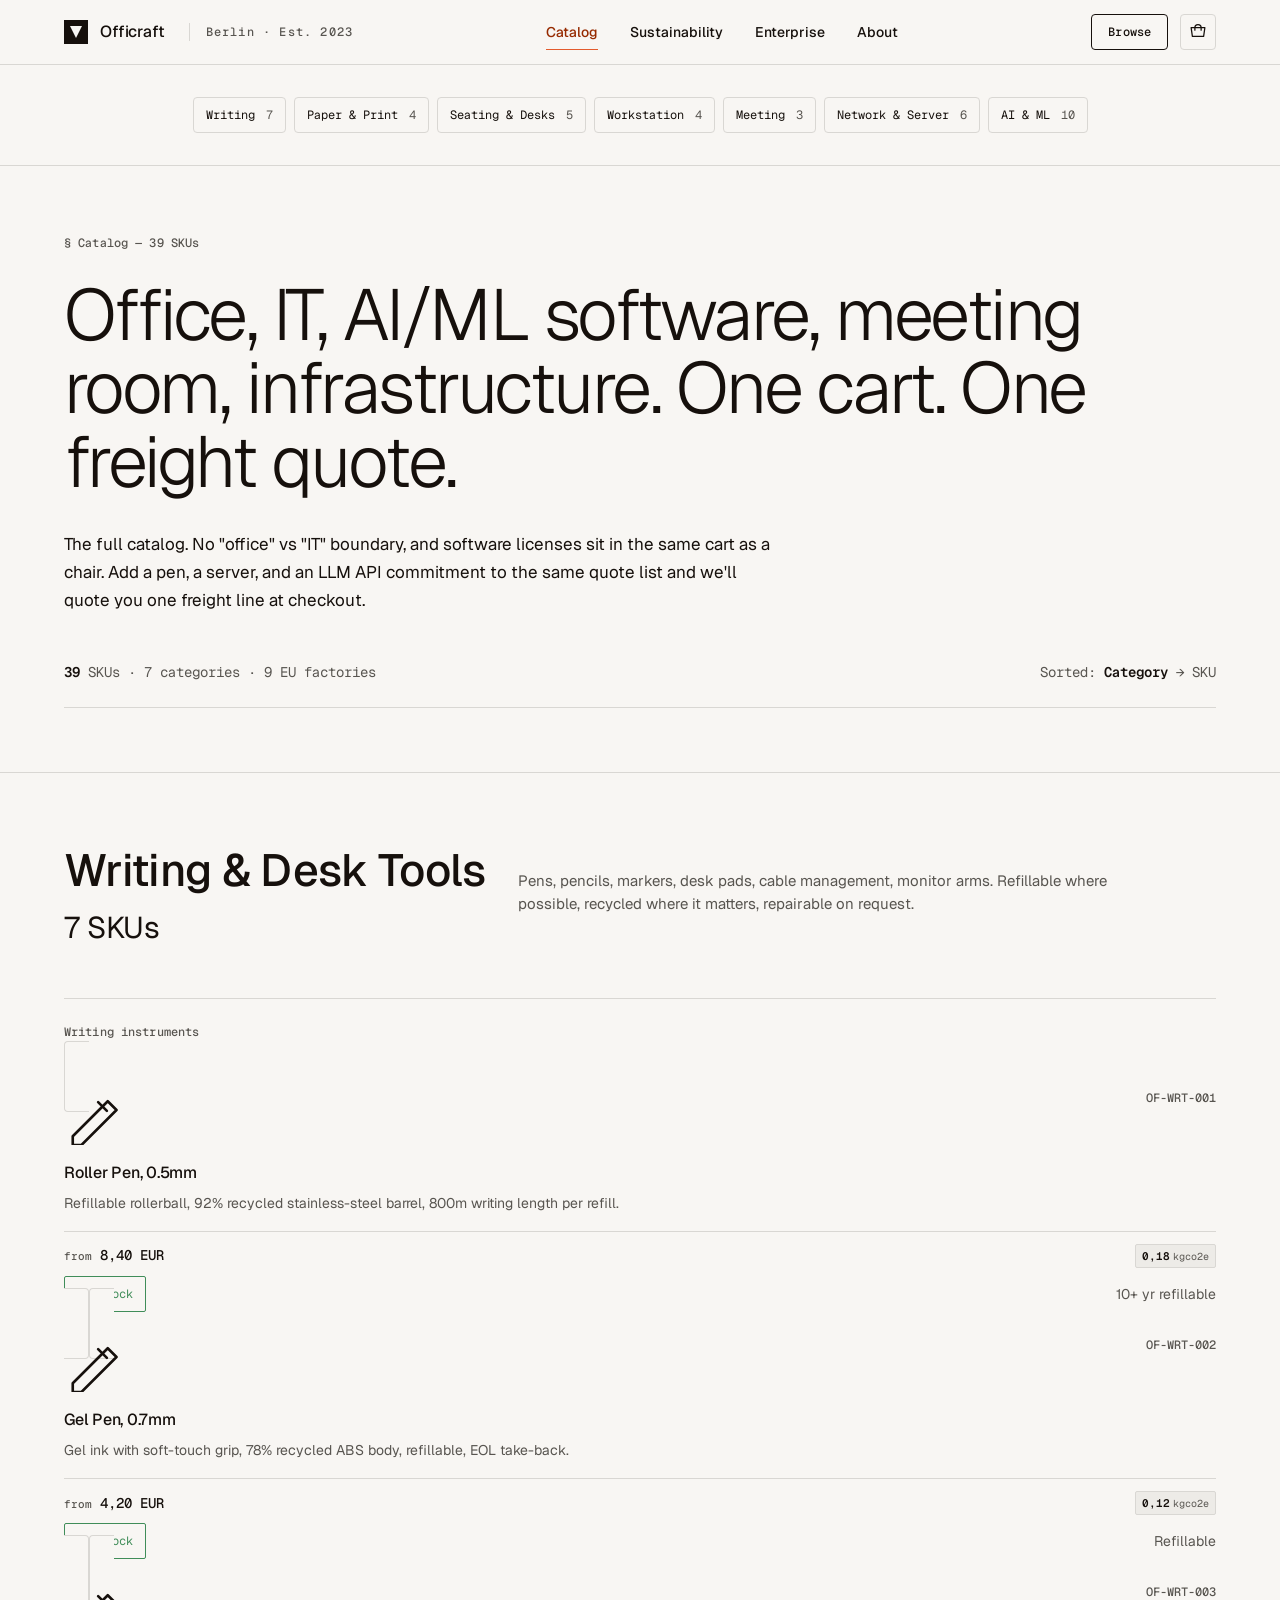
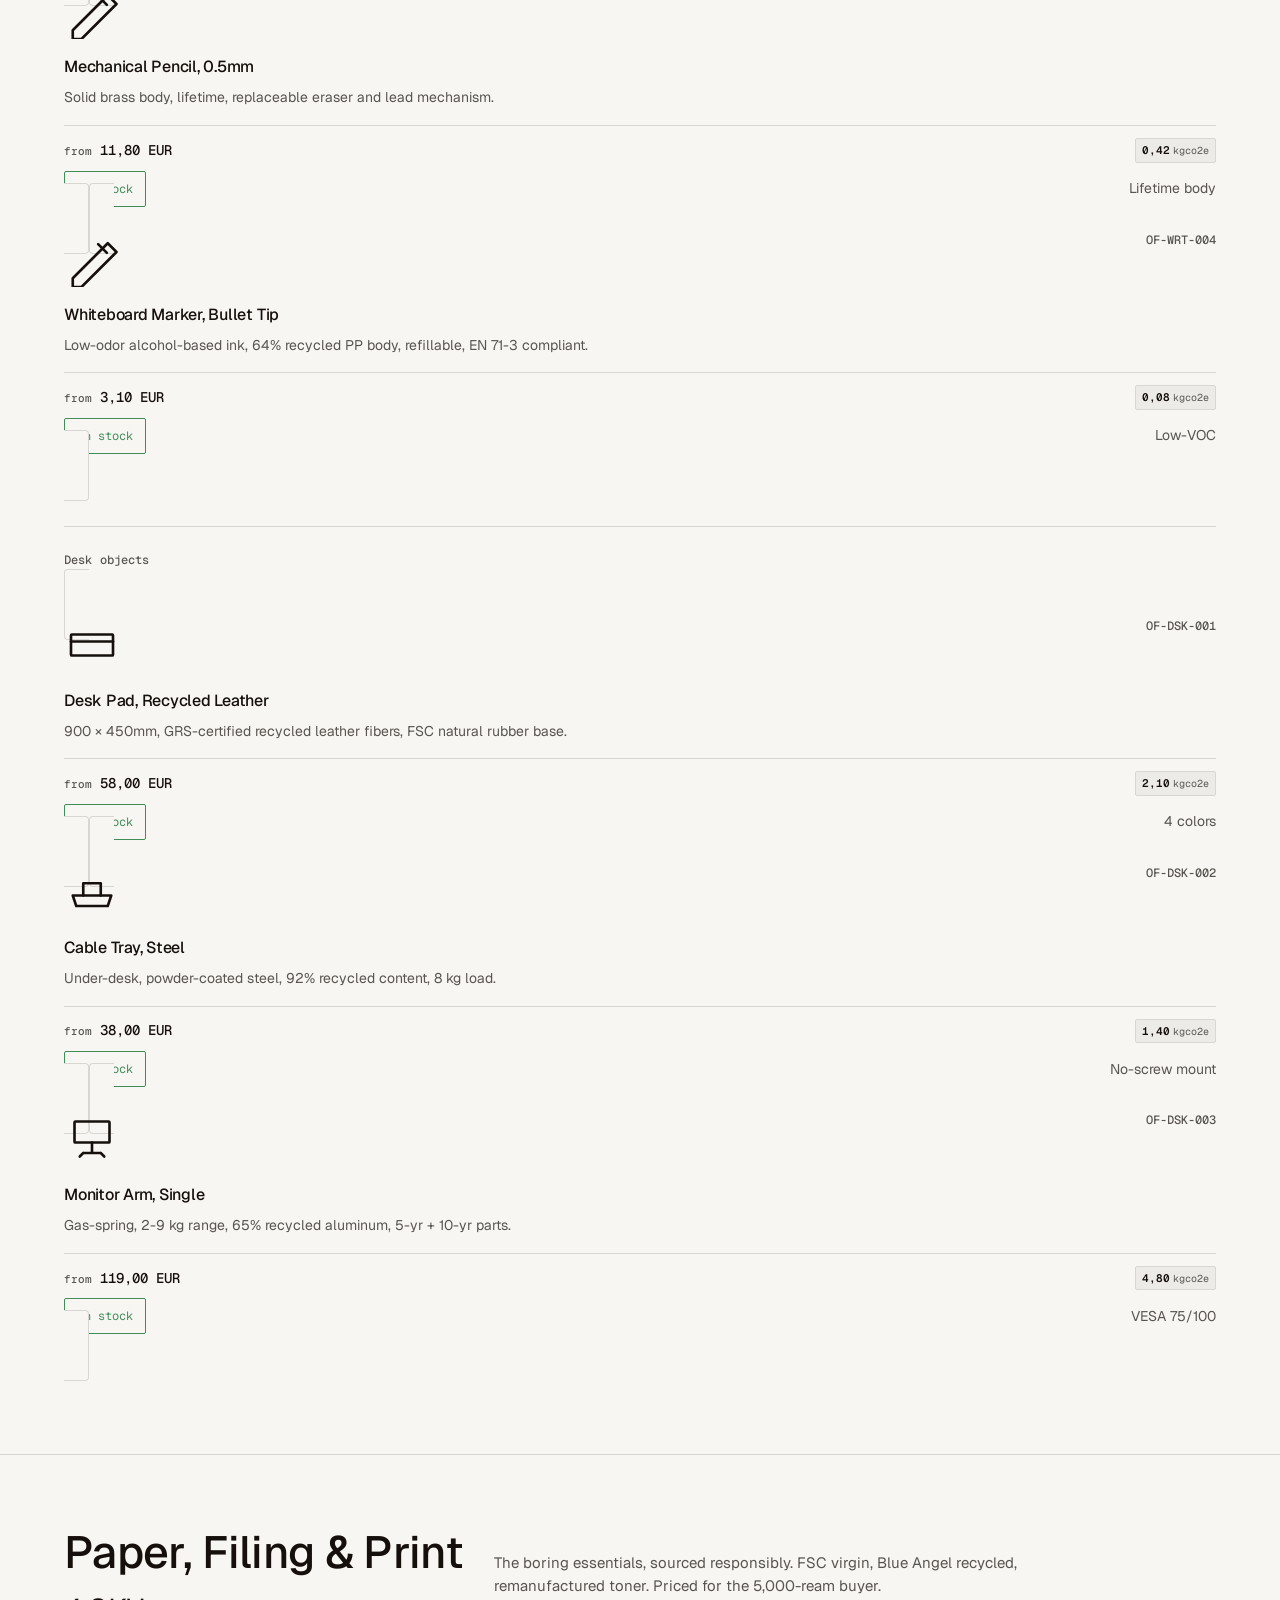
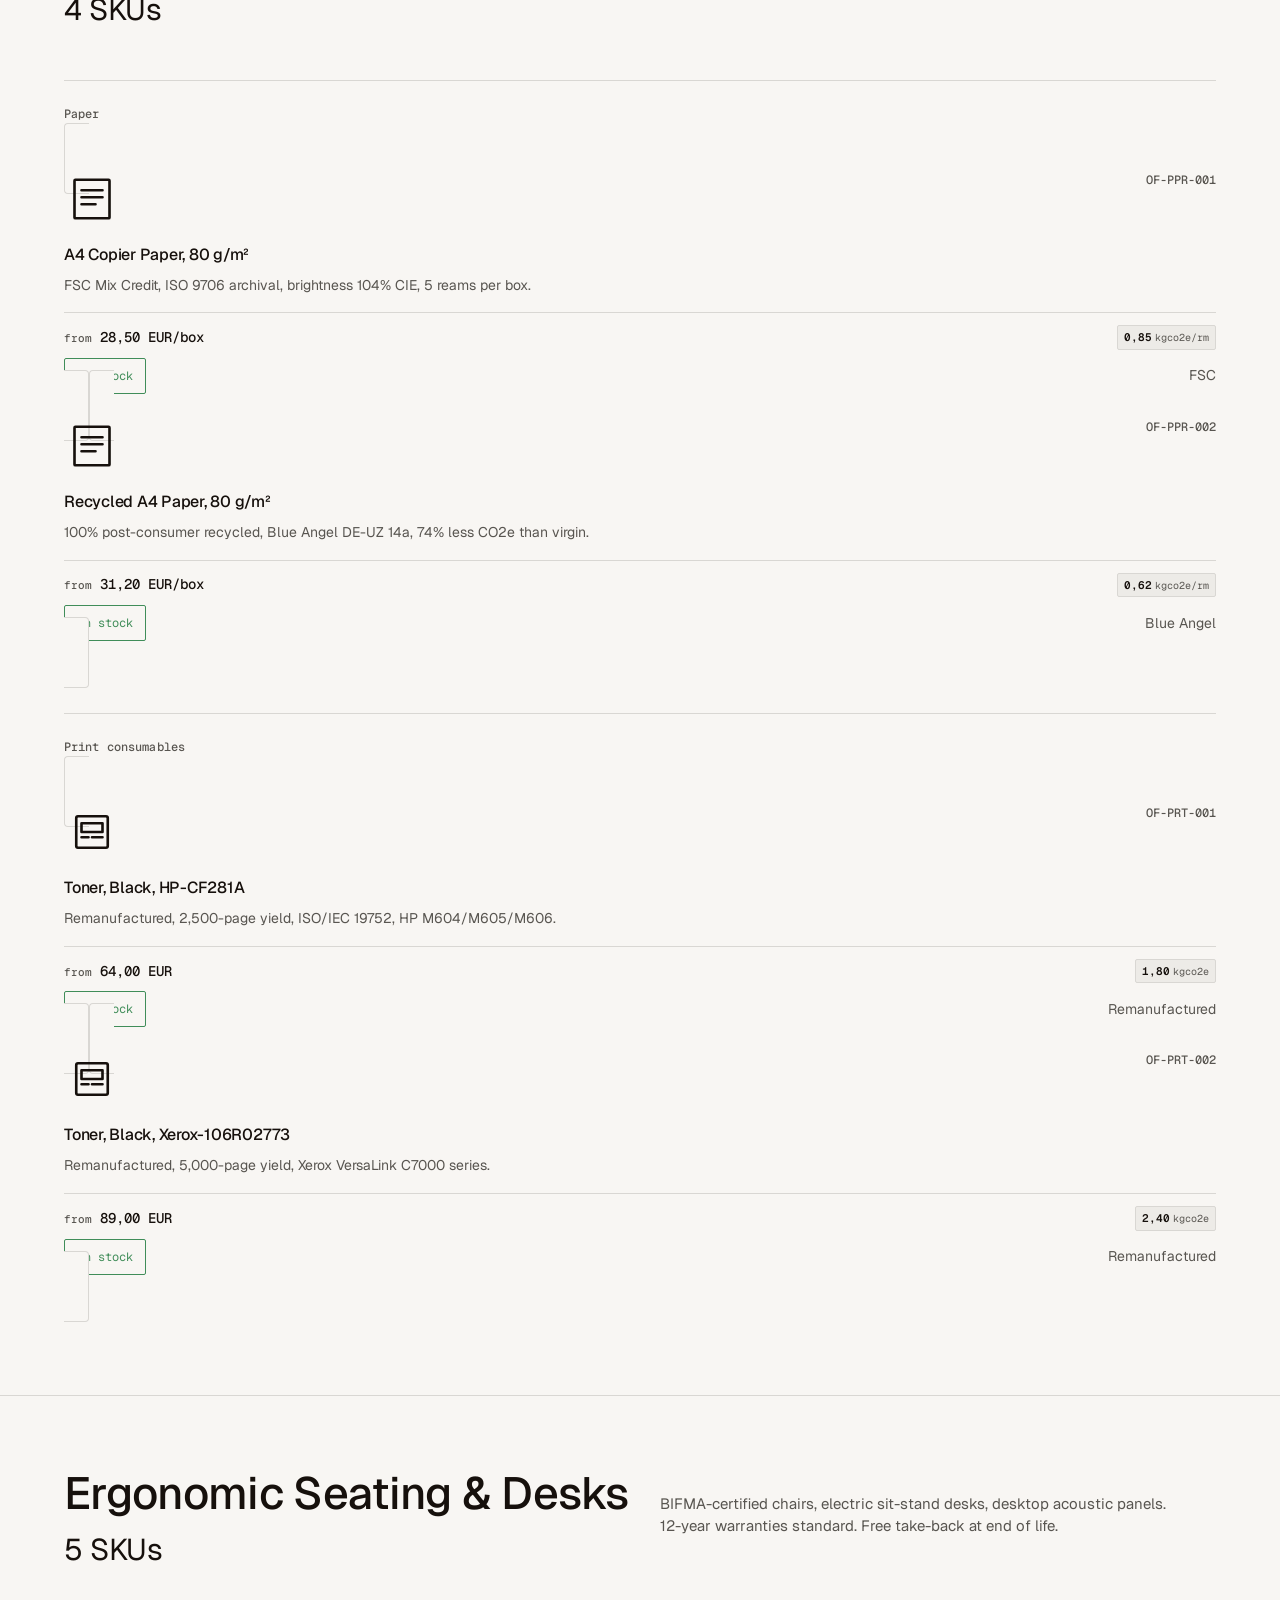
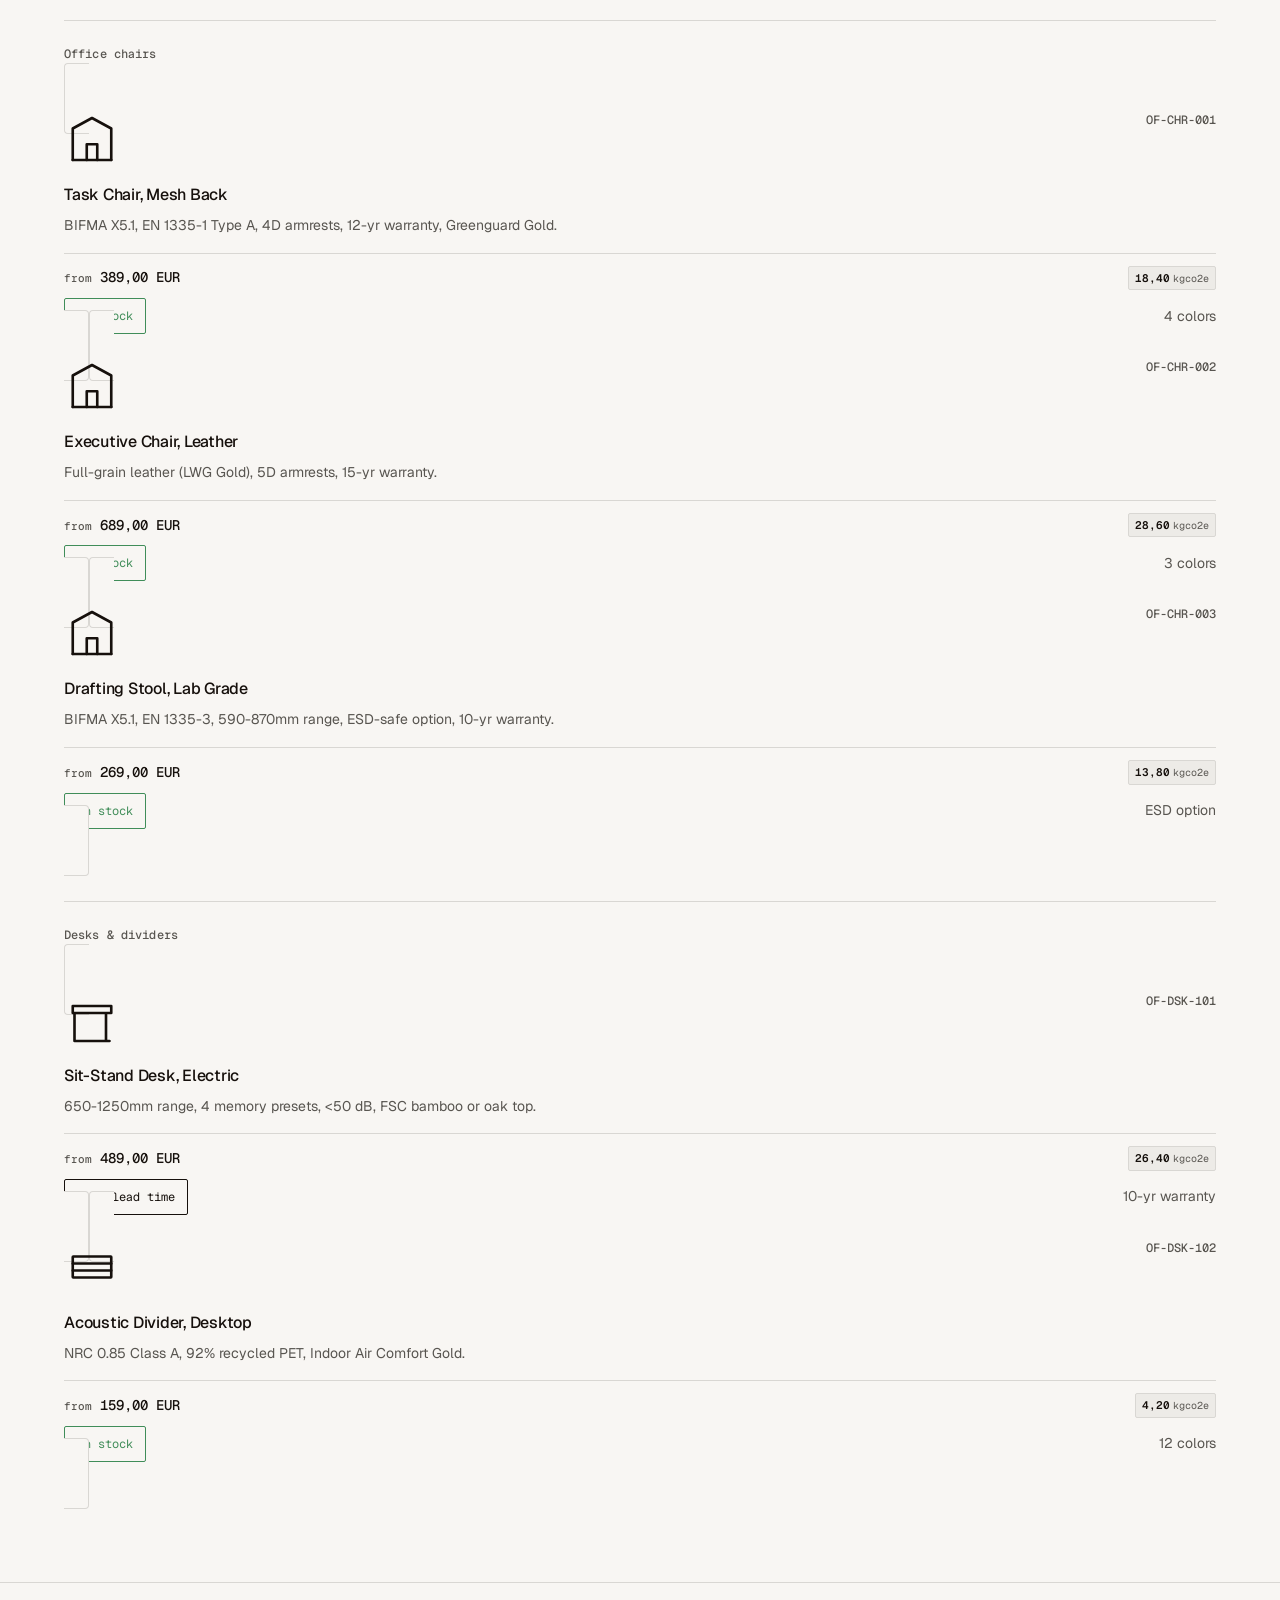
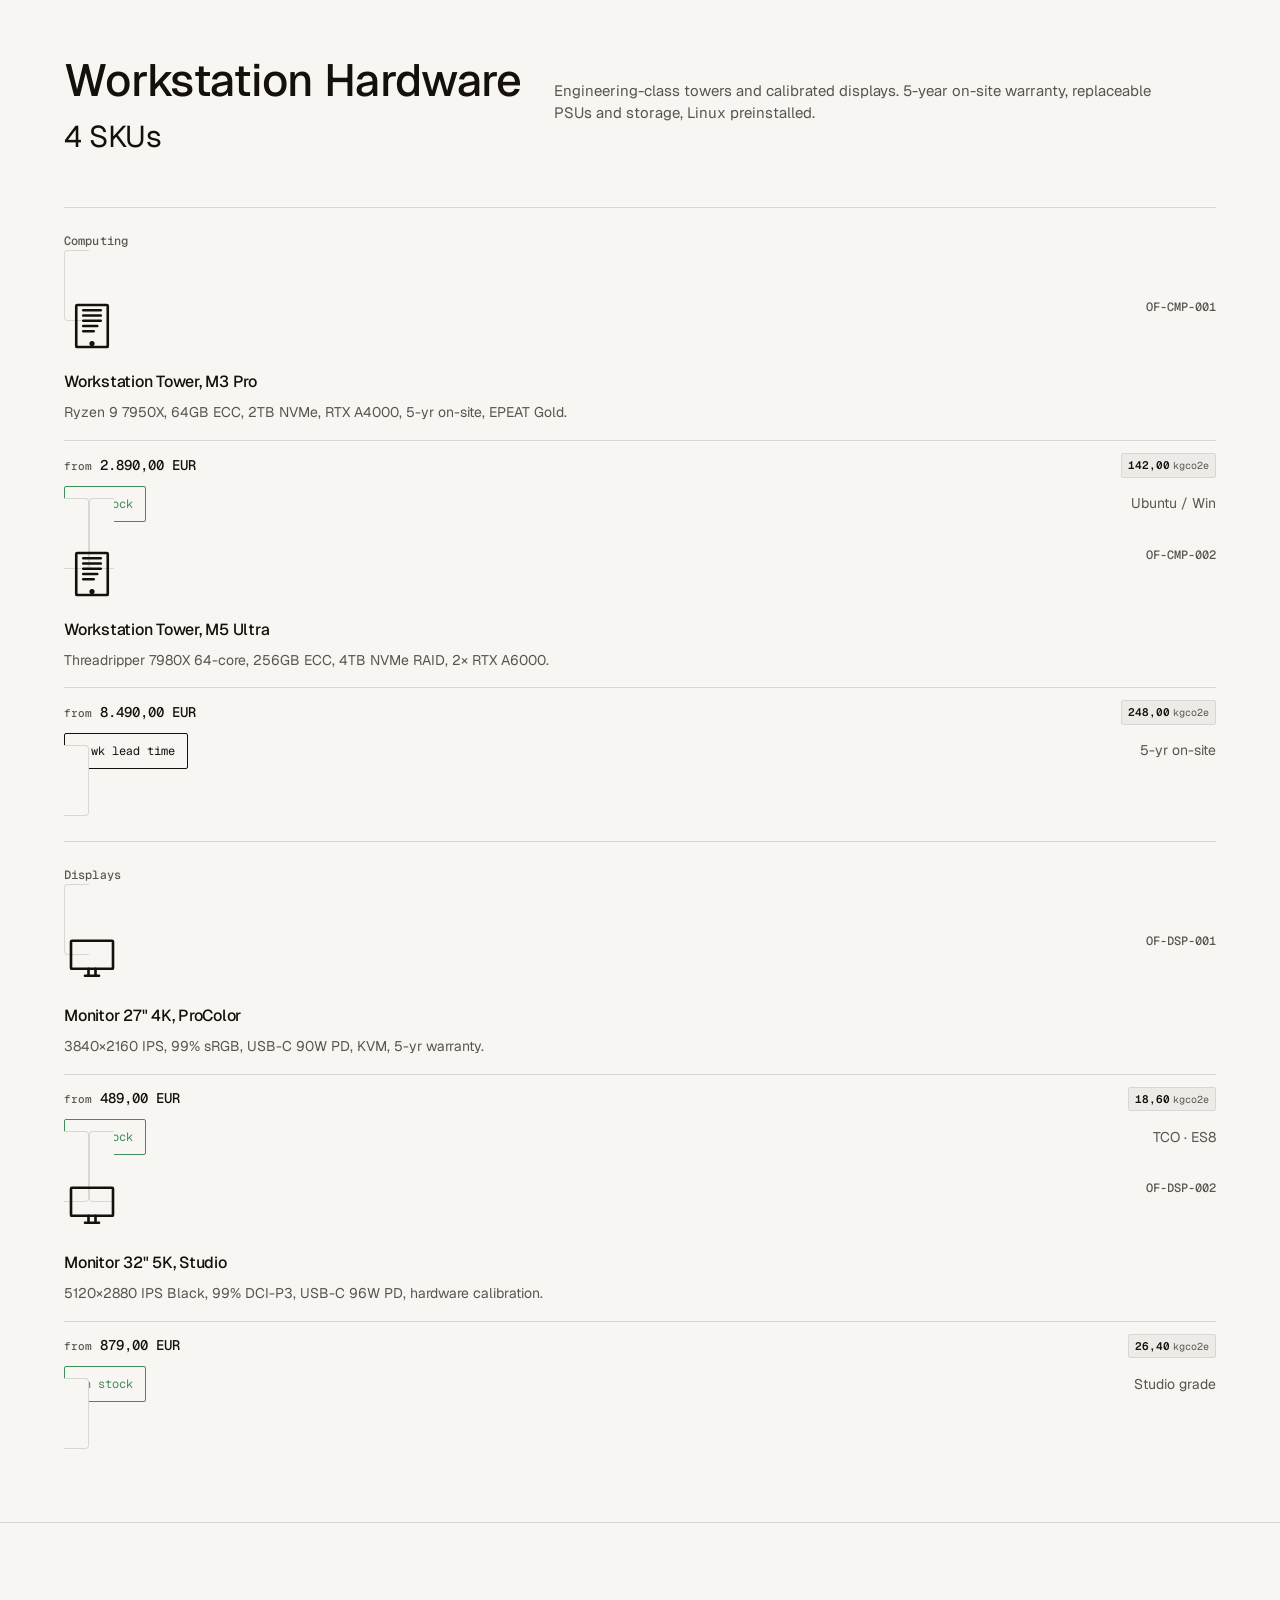
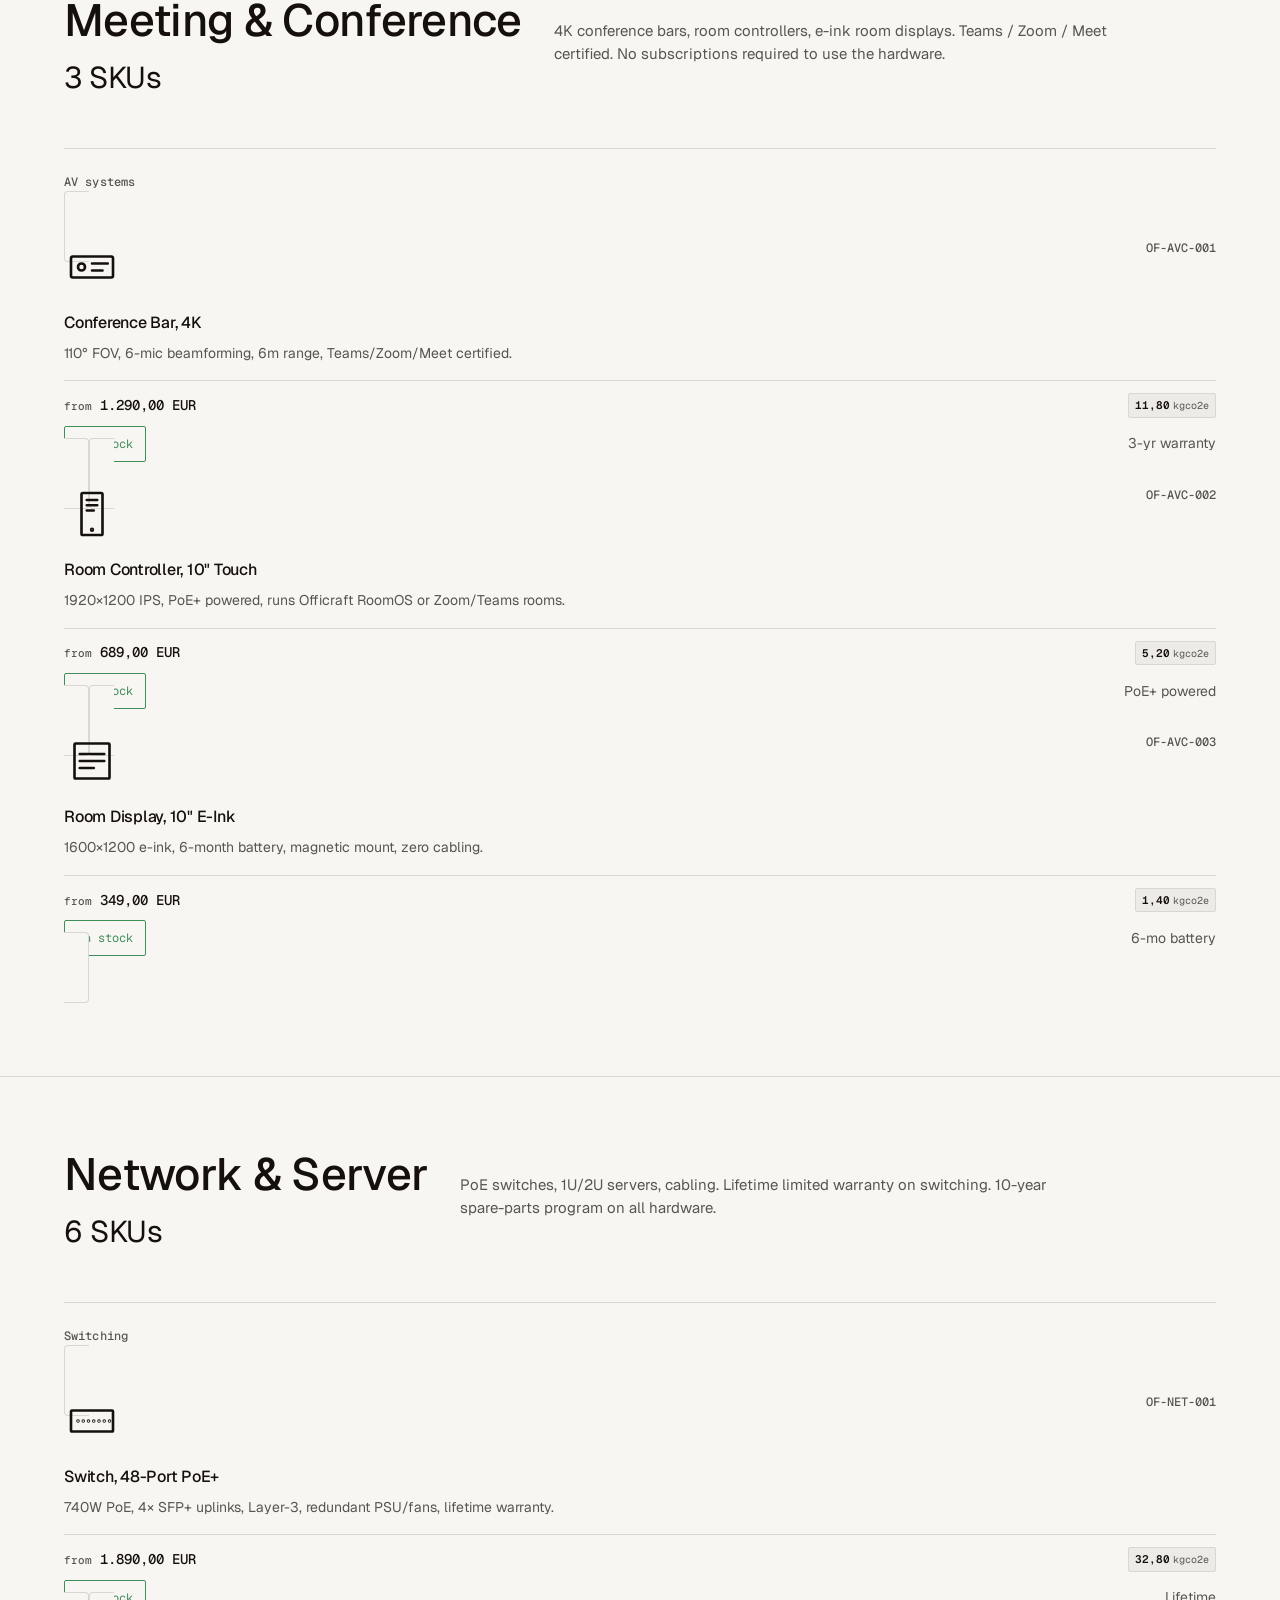
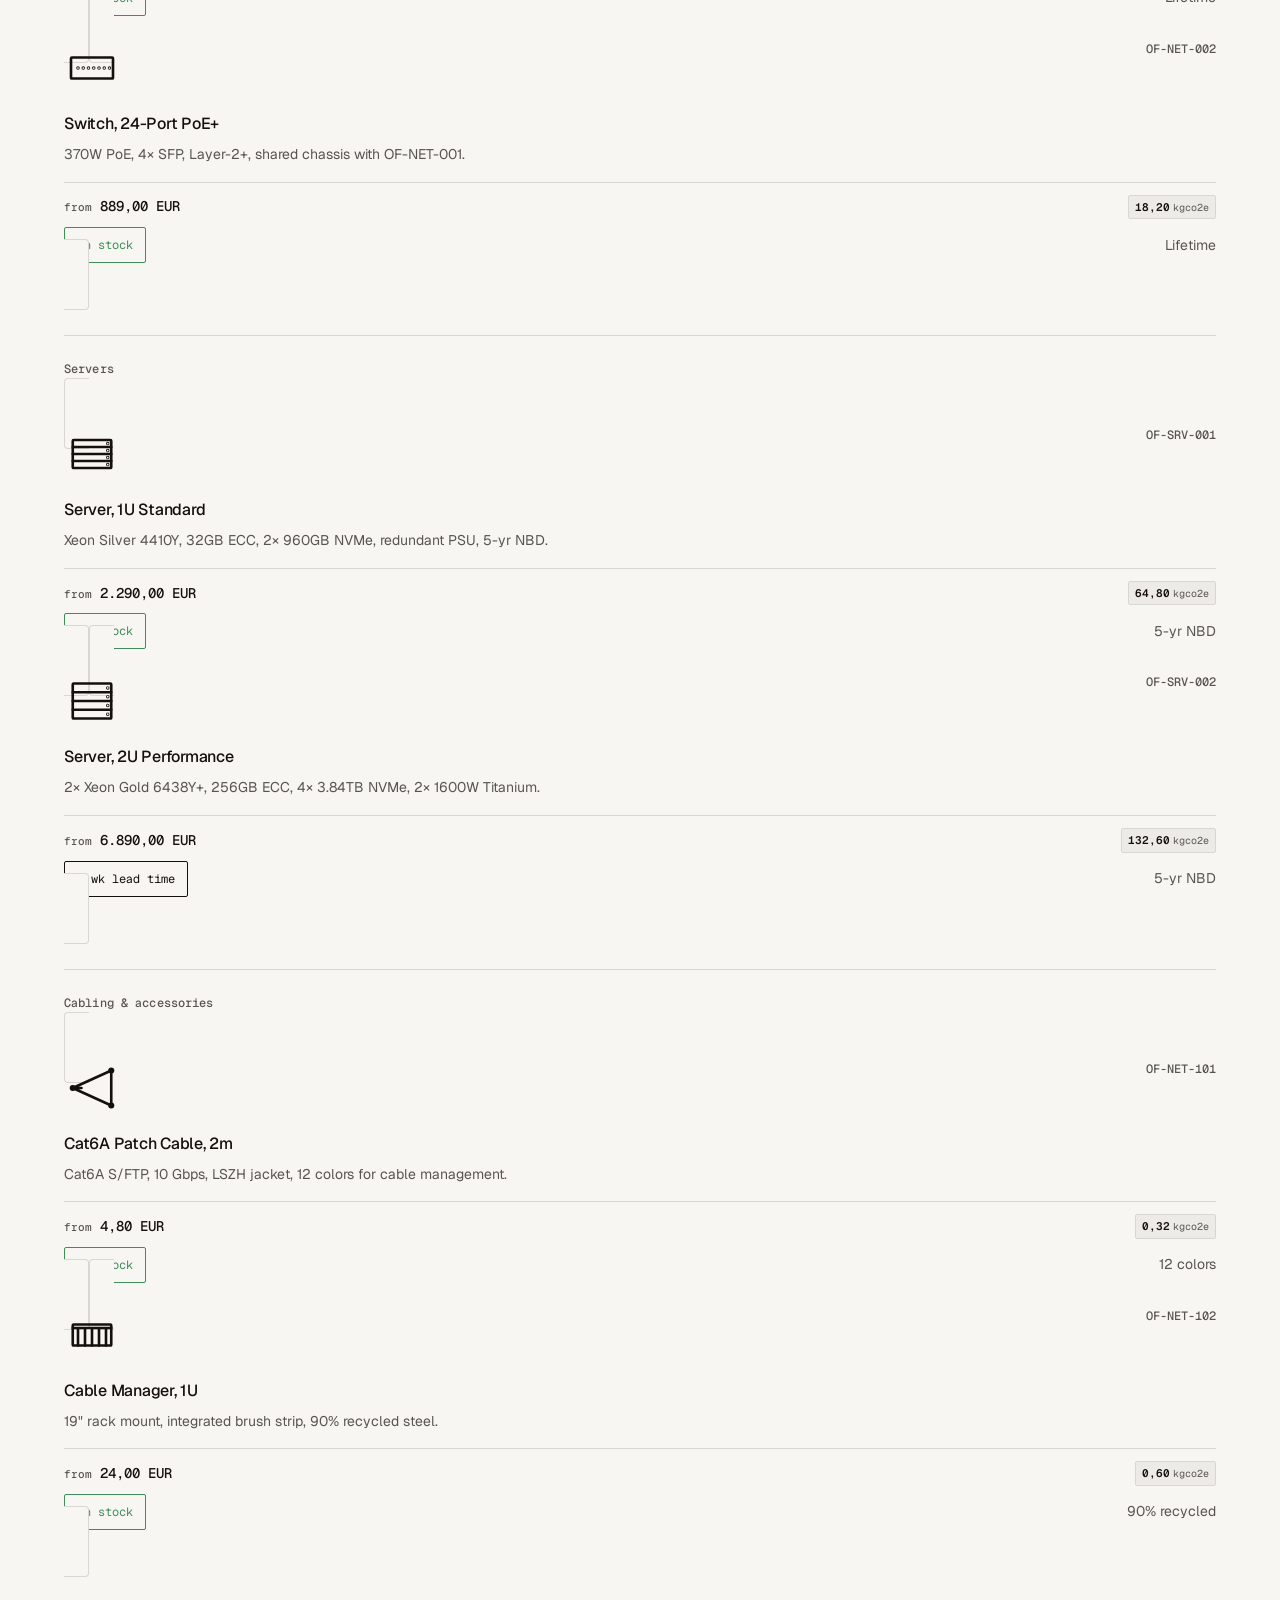
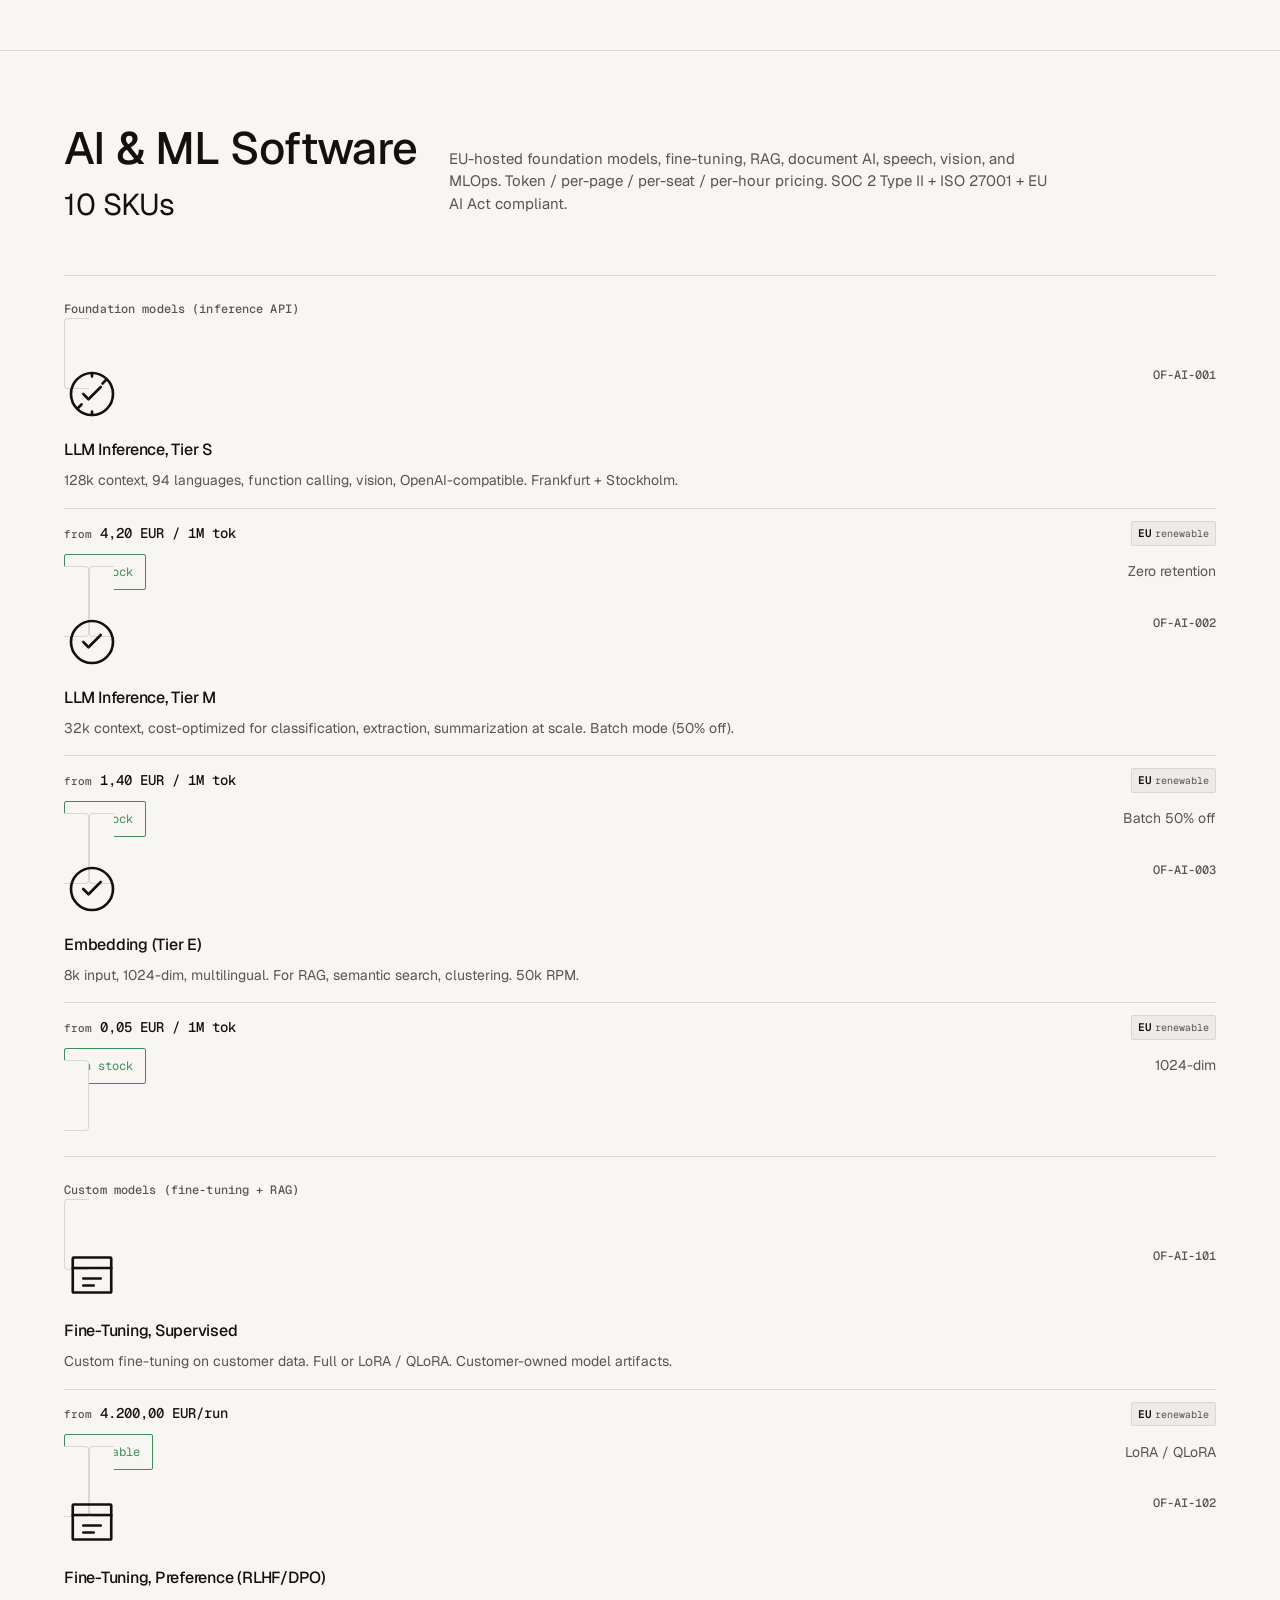
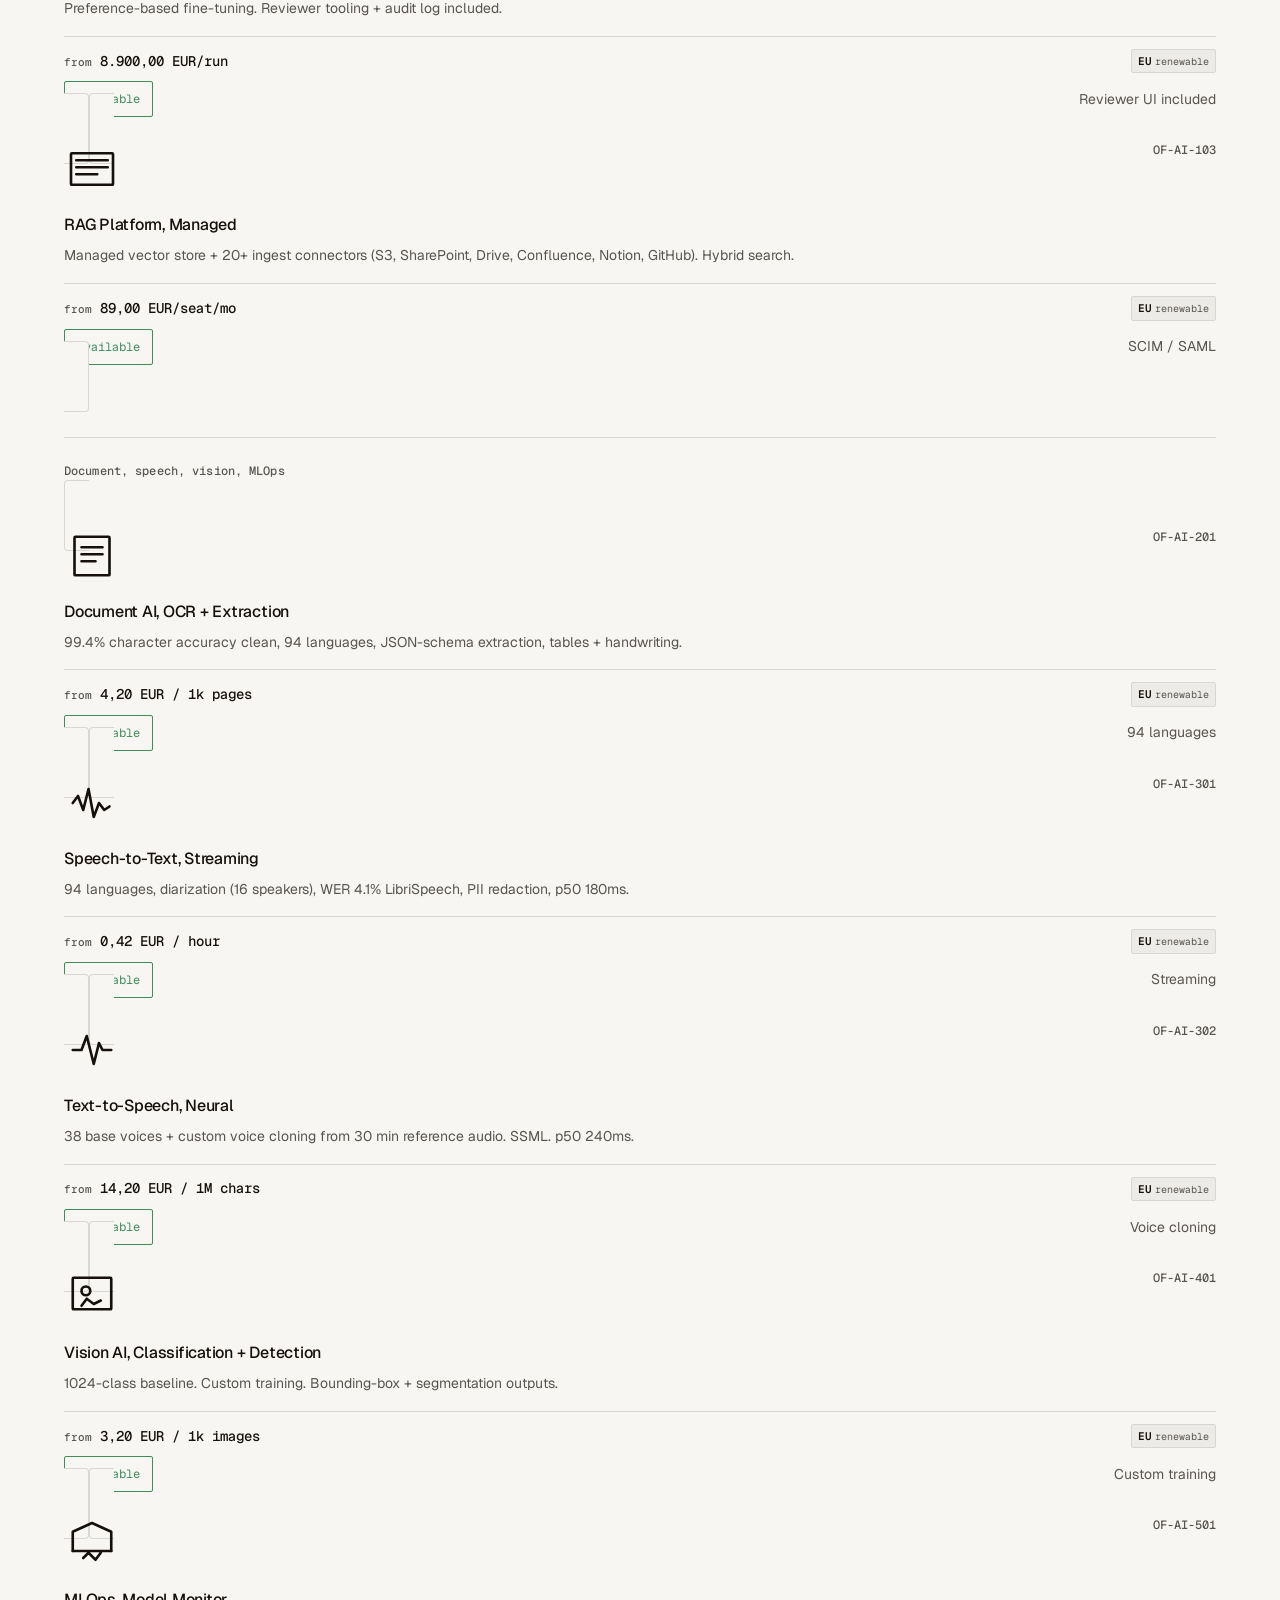
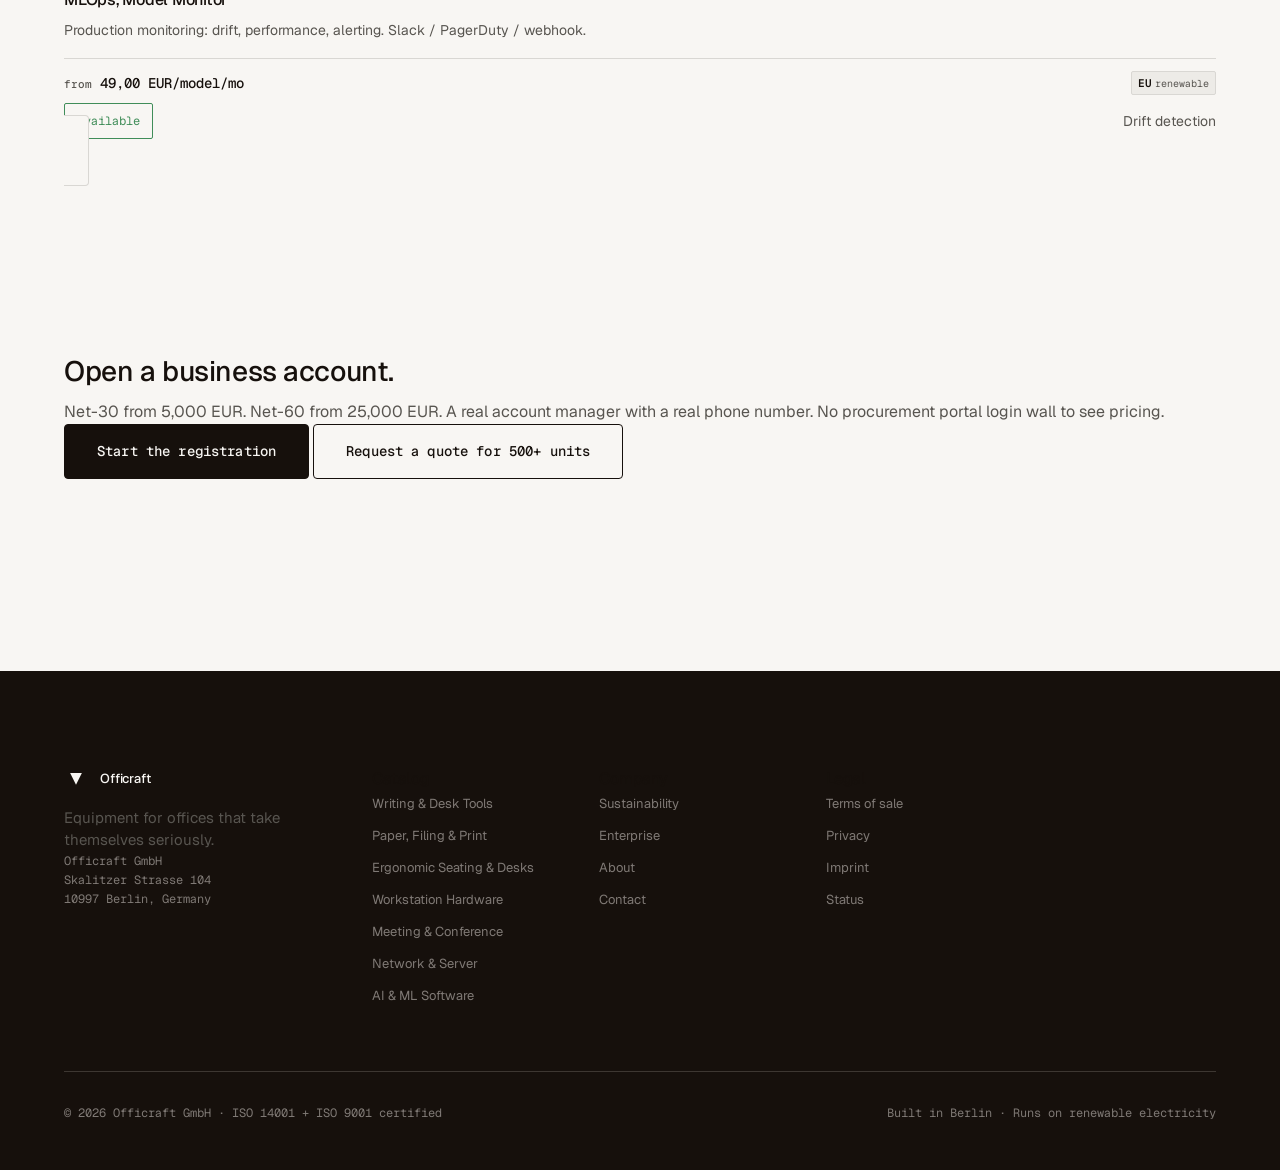
<file: officraft/catalog.html>
<!DOCTYPE html>
<html lang="en">
<head>
  <meta charset="UTF-8" />
  <meta name="viewport" content="width=device-width, initial-scale=1.0" />
  <meta name="theme-color" content="#0E1116" />
  <title>Catalog — Officraft</title>
  <meta name="description" content="29 SKUs across 6 categories. Office supplies, ergonomic seating, workstation hardware, meeting-room AV, network and server infrastructure. One cart, one freight quote." />
  <link rel="preconnect" href="https://fonts.googleapis.com" />
  <link rel="preconnect" href="https://fonts.gstatic.com" crossorigin />
  <link href="https://fonts.googleapis.com/css2?family=Geist:wght@200;300;400;500;600;700&family=Geist+Mono:wght@400;500;600&family=IBM+Plex+Mono:wght@400;500&display=swap" rel="stylesheet" />
  <link rel="stylesheet" href="styles.css" />
  <link rel="icon" href="data:image/svg+xml,%3Csvg xmlns='http://www.w3.org/2000/svg' viewBox='0 0 32 32'%3E%3Crect width='32' height='32' fill='%23211F1B'/%3E%3Cpolygon points='8,8 24,8 16,24' fill='%23F8F6F2'/%3E%3C/svg%3E" />
</head>
<body>
  <a class="skip-to-content" href="#main">Skip to content</a>

  <header class="topnav">
    <div class="container topnav__inner">
      <a href="index.html" class="topnav__logo" aria-label="Officraft home">
        <span class="topnav__logo-mark" aria-hidden="true"></span>
        <span>Officraft</span>
        <span class="topnav__logo-meta">Berlin · Est. 2023</span>
      </a>
      <nav aria-label="Primary">
        <ul class="topnav__links">
          <li><a href="catalog.html" aria-current="page">Catalog</a></li>
          <li><a href="sustainability.html">Sustainability</a></li>
          <li><a href="enterprise.html">Enterprise</a></li>
          <li><a href="about.html">About</a></li>
        </ul>
      </nav>
      <div class="topnav__actions">
        <a href="#cat-1" class="btn btn--secondary btn--sm topnav__cta">Browse</a>
        <button class="topnav__cart" data-open-cart aria-label="Open quote list (0 items)">
          <svg width="20" height="20" viewBox="0 0 256 256" fill="none" stroke="currentColor" stroke-width="16" stroke-linecap="round" stroke-linejoin="round" aria-hidden="true">
            <path d="M40 72h176l-16 112H56L40 72z"/>
            <path d="M88 104V72a40 40 0 0 1 80 0v32"/>
          </svg>
          <span class="topnav__cart-count" data-cart-count style="display:none">0</span>
        </button>
        <button class="topnav__menu-btn" data-menu-btn aria-label="Open menu" aria-expanded="false">
          <svg width="20" height="20" viewBox="0 0 256 256" fill="none" stroke="currentColor" stroke-width="16" stroke-linecap="round" stroke-linejoin="round" aria-hidden="true">
            <line x1="40" y1="64" x2="216" y2="64"/>
            <line x1="40" y1="128" x2="216" y2="128"/>
            <line x1="40" y1="192" x2="216" y2="192"/>
          </svg>
        </button>
      </div>
    </div>
  </header>

  <nav class="mobile-menu" data-mobile-menu aria-hidden="true" aria-label="Mobile">
    <ul>
      <li><a href="#cat-1">Writing &amp; Desk Tools</a></li>
      <li><a href="#cat-2">Paper, Filing &amp; Print</a></li>
      <li><a href="#cat-3">Ergonomic Seating &amp; Desks</a></li>
      <li><a href="#cat-4">Workstation Hardware</a></li>
      <li><a href="#cat-5">Meeting &amp; Conference</a></li>
      <li><a href="#cat-6">Network &amp; Server</a></li>
      <li><a href="#cat-7">AI &amp; ML Software</a></li>
      <li><a href="sustainability.html">Sustainability</a></li>
      <li><a href="enterprise.html">Enterprise</a></li>
      <li><a href="about.html">About</a></li>
    </ul>
  </nav>

  <div class="cat-jump" aria-label="Category jump">
    <div class="container" style="display: flex; flex-wrap: wrap; gap: var(--space-2); padding: var(--space-4) 0;">
      <a href="#cat-1">Writing <span style="color: var(--paper-muted); margin-left: 4px;">7</span></a>
      <a href="#cat-2">Paper &amp; Print <span style="color: var(--paper-muted); margin-left: 4px;">4</span></a>
      <a href="#cat-3">Seating &amp; Desks <span style="color: var(--paper-muted); margin-left: 4px;">5</span></a>
      <a href="#cat-4">Workstation <span style="color: var(--paper-muted); margin-left: 4px;">4</span></a>
      <a href="#cat-5">Meeting <span style="color: var(--paper-muted); margin-left: 4px;">3</span></a>
      <a href="#cat-6">Network &amp; Server <span style="color: var(--paper-muted); margin-left: 4px;">6</span></a>
      <a href="#cat-7">AI &amp; ML <span style="color: var(--paper-muted); margin-left: 4px;">10</span></a>
    </div>
  </div>

  <main id="main">

    <section class="tight" style="padding-top: var(--space-10);">
      <div class="container">
        <span class="micro-label">§ Catalog — 39 SKUs</span>
        <h1 class="display-xl" style="margin: var(--space-5) 0 var(--space-6); max-width: 22ch;">Office, IT, AI/ML software, meeting room, infrastructure. One cart. One freight quote.</h1>
        <p class="prose">The full catalog. No "office" vs "IT" boundary, and software licenses sit in the same cart as a chair. Add a pen, a server, and an LLM API commitment to the same quote list and we'll quote you one freight line at checkout.</p>
        <div class="catalog-head" style="margin-top: var(--space-8);">
          <span class="catalog-head__count"><strong>39</strong> SKUs · 7 categories · 9 EU factories</span>
          <span class="catalog-head__count" style="font-family: var(--font-mono);">Sorted: <strong style="color: var(--ink);">Category</strong> → SKU</span>
        </div>
      </div>
    </section>

    <!-- Category 1: Writing & Desk Tools -->
    <section class="category-section" id="cat-1">
      <div class="container">
        <div class="category-section__head">
          <div class="category-section__title">
            <h2 class="category-section__name">Writing &amp; Desk Tools</h2>
            <span class="category-section__count">7 SKUs</span>
          </div>
          <p class="category-section__desc">Pens, pencils, markers, desk pads, cable management, monitor arms. Refillable where possible, recycled where it matters, repairable on request.</p>
        </div>

        <div class="subcat">
          <h3 class="subcat__name">Writing instruments</h3>
          <div class="grid-3">
            <a class="card card--hover" href="product.html?sku=OF-WRT-001">
              <div class="card__row-top">
                <svg class="card__icon" viewBox="0 0 256 256" fill="none" stroke="currentColor" stroke-width="12" stroke-linecap="round" stroke-linejoin="round" aria-hidden="true"><path d="M40 216l160-160 40 40L80 256H40v-40z"/><path d="M156 60l40 40"/></svg>
                <span class="card__sku">OF-WRT-001</span>
              </div>
              <h4 class="card__title">Roller Pen, 0.5mm</h4>
              <p class="card__desc">Refillable rollerball, 92% recycled stainless-steel barrel, 800m writing length per refill.</p>
              <div class="card__meta">
                <span class="card__price"><span class="card__price-label">from</span>8,40 EUR</span>
                <span class="co2e-badge"><span class="co2e-badge__num">0,18</span><span class="co2e-badge__unit">kgCO2e</span></span>
              </div>
              <div style="display: flex; align-items: center; justify-content: space-between; padding-top: 8px;">
                <span class="status status--in-stock">In stock</span>
                <span class="small muted">10+ yr refillable</span>
              </div>
            </a>
            <a class="card card--hover" href="product.html?sku=OF-WRT-002">
              <div class="card__row-top">
                <svg class="card__icon" viewBox="0 0 256 256" fill="none" stroke="currentColor" stroke-width="12" stroke-linecap="round" stroke-linejoin="round" aria-hidden="true"><path d="M40 216l160-160 40 40L80 256H40v-40z"/><path d="M156 60l40 40"/></svg>
                <span class="card__sku">OF-WRT-002</span>
              </div>
              <h4 class="card__title">Gel Pen, 0.7mm</h4>
              <p class="card__desc">Gel ink with soft-touch grip, 78% recycled ABS body, refillable, EOL take-back.</p>
              <div class="card__meta">
                <span class="card__price"><span class="card__price-label">from</span>4,20 EUR</span>
                <span class="co2e-badge"><span class="co2e-badge__num">0,12</span><span class="co2e-badge__unit">kgCO2e</span></span>
              </div>
              <div style="display: flex; align-items: center; justify-content: space-between; padding-top: 8px;">
                <span class="status status--in-stock">In stock</span>
                <span class="small muted">Refillable</span>
              </div>
            </a>
            <a class="card card--hover" href="product.html?sku=OF-WRT-003">
              <div class="card__row-top">
                <svg class="card__icon" viewBox="0 0 256 256" fill="none" stroke="currentColor" stroke-width="12" stroke-linecap="round" stroke-linejoin="round" aria-hidden="true"><path d="M40 216l160-160 40 40L80 256H40v-40z"/><path d="M156 60l40 40"/></svg>
                <span class="card__sku">OF-WRT-003</span>
              </div>
              <h4 class="card__title">Mechanical Pencil, 0.5mm</h4>
              <p class="card__desc">Solid brass body, lifetime, replaceable eraser and lead mechanism.</p>
              <div class="card__meta">
                <span class="card__price"><span class="card__price-label">from</span>11,80 EUR</span>
                <span class="co2e-badge"><span class="co2e-badge__num">0,42</span><span class="co2e-badge__unit">kgCO2e</span></span>
              </div>
              <div style="display: flex; align-items: center; justify-content: space-between; padding-top: 8px;">
                <span class="status status--in-stock">In stock</span>
                <span class="small muted">Lifetime body</span>
              </div>
            </a>
            <a class="card card--hover" href="product.html?sku=OF-WRT-004">
              <div class="card__row-top">
                <svg class="card__icon" viewBox="0 0 256 256" fill="none" stroke="currentColor" stroke-width="12" stroke-linecap="round" stroke-linejoin="round" aria-hidden="true"><path d="M40 216l160-160 40 40L80 256H40v-40z"/><path d="M156 60l40 40"/></svg>
                <span class="card__sku">OF-WRT-004</span>
              </div>
              <h4 class="card__title">Whiteboard Marker, Bullet Tip</h4>
              <p class="card__desc">Low-odor alcohol-based ink, 64% recycled PP body, refillable, EN 71-3 compliant.</p>
              <div class="card__meta">
                <span class="card__price"><span class="card__price-label">from</span>3,10 EUR</span>
                <span class="co2e-badge"><span class="co2e-badge__num">0,08</span><span class="co2e-badge__unit">kgCO2e</span></span>
              </div>
              <div style="display: flex; align-items: center; justify-content: space-between; padding-top: 8px;">
                <span class="status status--in-stock">In stock</span>
                <span class="small muted">Low-VOC</span>
              </div>
            </a>
          </div>
        </div>

        <div class="subcat">
          <h3 class="subcat__name">Desk objects</h3>
          <div class="grid-3">
            <a class="card card--hover" href="product.html?sku=OF-DSK-001">
              <div class="card__row-top">
                <svg class="card__icon" viewBox="0 0 256 256" fill="none" stroke="currentColor" stroke-width="12" stroke-linecap="round" stroke-linejoin="round" aria-hidden="true"><rect x="32" y="80" width="192" height="96" rx="4"/><path d="M32 112h192"/></svg>
                <span class="card__sku">OF-DSK-001</span>
              </div>
              <h4 class="card__title">Desk Pad, Recycled Leather</h4>
              <p class="card__desc">900 × 450mm, GRS-certified recycled leather fibers, FSC natural rubber base.</p>
              <div class="card__meta">
                <span class="card__price"><span class="card__price-label">from</span>58,00 EUR</span>
                <span class="co2e-badge"><span class="co2e-badge__num">2,10</span><span class="co2e-badge__unit">kgCO2e</span></span>
              </div>
              <div style="display: flex; align-items: center; justify-content: space-between; padding-top: 8px;">
                <span class="status status--in-stock">In stock</span>
                <span class="small muted">4 colors</span>
              </div>
            </a>
            <a class="card card--hover" href="product.html?sku=OF-DSK-002">
              <div class="card__row-top">
                <svg class="card__icon" viewBox="0 0 256 256" fill="none" stroke="currentColor" stroke-width="12" stroke-linecap="round" stroke-linejoin="round" aria-hidden="true"><path d="M40 144h176l-16 48H56z"/><path d="M88 144V88h80v56"/></svg>
                <span class="card__sku">OF-DSK-002</span>
              </div>
              <h4 class="card__title">Cable Tray, Steel</h4>
              <p class="card__desc">Under-desk, powder-coated steel, 92% recycled content, 8 kg load.</p>
              <div class="card__meta">
                <span class="card__price"><span class="card__price-label">from</span>38,00 EUR</span>
                <span class="co2e-badge"><span class="co2e-badge__num">1,40</span><span class="co2e-badge__unit">kgCO2e</span></span>
              </div>
              <div style="display: flex; align-items: center; justify-content: space-between; padding-top: 8px;">
                <span class="status status--in-stock">In stock</span>
                <span class="small muted">No-screw mount</span>
              </div>
            </a>
            <a class="card card--hover" href="product.html?sku=OF-DSK-003">
              <div class="card__row-top">
                <svg class="card__icon" viewBox="0 0 256 256" fill="none" stroke="currentColor" stroke-width="12" stroke-linecap="round" stroke-linejoin="round" aria-hidden="true"><rect x="48" y="48" width="160" height="96" rx="4"/><path d="M128 144v48M88 192h80M88 192l-16 16M168 192l16 16"/></svg>
                <span class="card__sku">OF-DSK-003</span>
              </div>
              <h4 class="card__title">Monitor Arm, Single</h4>
              <p class="card__desc">Gas-spring, 2-9 kg range, 65% recycled aluminum, 5-yr + 10-yr parts.</p>
              <div class="card__meta">
                <span class="card__price"><span class="card__price-label">from</span>119,00 EUR</span>
                <span class="co2e-badge"><span class="co2e-badge__num">4,80</span><span class="co2e-badge__unit">kgCO2e</span></span>
              </div>
              <div style="display: flex; align-items: center; justify-content: space-between; padding-top: 8px;">
                <span class="status status--in-stock">In stock</span>
                <span class="small muted">VESA 75/100</span>
              </div>
            </a>
          </div>
        </div>
      </div>
    </section>

    <!-- Category 2: Paper, Filing & Print -->
    <section class="category-section" id="cat-2">
      <div class="container">
        <div class="category-section__head">
          <div class="category-section__title">
            <h2 class="category-section__name">Paper, Filing &amp; Print</h2>
            <span class="category-section__count">4 SKUs</span>
          </div>
          <p class="category-section__desc">The boring essentials, sourced responsibly. FSC virgin, Blue Angel recycled, remanufactured toner. Priced for the 5,000-ream buyer.</p>
        </div>

        <div class="subcat">
          <h3 class="subcat__name">Paper</h3>
          <div class="grid-3">
            <a class="card card--hover" href="product.html?sku=OF-PPR-001">
              <div class="card__row-top">
                <svg class="card__icon" viewBox="0 0 256 256" fill="none" stroke="currentColor" stroke-width="12" stroke-linecap="round" stroke-linejoin="round" aria-hidden="true"><rect x="48" y="40" width="160" height="176" rx="4"/><path d="M80 88h96M80 120h96M80 152h64"/></svg>
                <span class="card__sku">OF-PPR-001</span>
              </div>
              <h4 class="card__title">A4 Copier Paper, 80 g/m²</h4>
              <p class="card__desc">FSC Mix Credit, ISO 9706 archival, brightness 104% CIE, 5 reams per box.</p>
              <div class="card__meta">
                <span class="card__price"><span class="card__price-label">from</span>28,50 EUR/box</span>
                <span class="co2e-badge"><span class="co2e-badge__num">0,85</span><span class="co2e-badge__unit">kgCO2e/rm</span></span>
              </div>
              <div style="display: flex; align-items: center; justify-content: space-between; padding-top: 8px;">
                <span class="status status--in-stock">In stock</span>
                <span class="small muted">FSC</span>
              </div>
            </a>
            <a class="card card--hover" href="product.html?sku=OF-PPR-002">
              <div class="card__row-top">
                <svg class="card__icon" viewBox="0 0 256 256" fill="none" stroke="currentColor" stroke-width="12" stroke-linecap="round" stroke-linejoin="round" aria-hidden="true"><rect x="48" y="40" width="160" height="176" rx="4"/><path d="M80 88h96M80 120h96M80 152h64"/></svg>
                <span class="card__sku">OF-PPR-002</span>
              </div>
              <h4 class="card__title">Recycled A4 Paper, 80 g/m²</h4>
              <p class="card__desc">100% post-consumer recycled, Blue Angel DE-UZ 14a, 74% less CO2e than virgin.</p>
              <div class="card__meta">
                <span class="card__price"><span class="card__price-label">from</span>31,20 EUR/box</span>
                <span class="co2e-badge"><span class="co2e-badge__num">0,62</span><span class="co2e-badge__unit">kgCO2e/rm</span></span>
              </div>
              <div style="display: flex; align-items: center; justify-content: space-between; padding-top: 8px;">
                <span class="status status--in-stock">In stock</span>
                <span class="small muted">Blue Angel</span>
              </div>
            </a>
          </div>
        </div>

        <div class="subcat">
          <h3 class="subcat__name">Print consumables</h3>
          <div class="grid-3">
            <a class="card card--hover" href="product.html?sku=OF-PRT-001">
              <div class="card__row-top">
                <svg class="card__icon" viewBox="0 0 256 256" fill="none" stroke="currentColor" stroke-width="12" stroke-linecap="round" stroke-linejoin="round" aria-hidden="true"><rect x="56" y="56" width="144" height="144" rx="8"/><path d="M80 88h96v40H80zM80 152h32M128 152h48"/></svg>
                <span class="card__sku">OF-PRT-001</span>
              </div>
              <h4 class="card__title">Toner, Black, HP-CF281A</h4>
              <p class="card__desc">Remanufactured, 2,500-page yield, ISO/IEC 19752, HP M604/M605/M606.</p>
              <div class="card__meta">
                <span class="card__price"><span class="card__price-label">from</span>64,00 EUR</span>
                <span class="co2e-badge"><span class="co2e-badge__num">1,80</span><span class="co2e-badge__unit">kgCO2e</span></span>
              </div>
              <div style="display: flex; align-items: center; justify-content: space-between; padding-top: 8px;">
                <span class="status status--in-stock">In stock</span>
                <span class="small muted">Remanufactured</span>
              </div>
            </a>
            <a class="card card--hover" href="product.html?sku=OF-PRT-002">
              <div class="card__row-top">
                <svg class="card__icon" viewBox="0 0 256 256" fill="none" stroke="currentColor" stroke-width="12" stroke-linecap="round" stroke-linejoin="round" aria-hidden="true"><rect x="56" y="56" width="144" height="144" rx="8"/><path d="M80 88h96v40H80zM80 152h32M128 152h48"/></svg>
                <span class="card__sku">OF-PRT-002</span>
              </div>
              <h4 class="card__title">Toner, Black, Xerox-106R02773</h4>
              <p class="card__desc">Remanufactured, 5,000-page yield, Xerox VersaLink C7000 series.</p>
              <div class="card__meta">
                <span class="card__price"><span class="card__price-label">from</span>89,00 EUR</span>
                <span class="co2e-badge"><span class="co2e-badge__num">2,40</span><span class="co2e-badge__unit">kgCO2e</span></span>
              </div>
              <div style="display: flex; align-items: center; justify-content: space-between; padding-top: 8px;">
                <span class="status status--in-stock">In stock</span>
                <span class="small muted">Remanufactured</span>
              </div>
            </a>
          </div>
        </div>
      </div>
    </section>

    <!-- Category 3: Ergonomic Seating & Desks -->
    <section class="category-section" id="cat-3">
      <div class="container">
        <div class="category-section__head">
          <div class="category-section__title">
            <h2 class="category-section__name">Ergonomic Seating &amp; Desks</h2>
            <span class="category-section__count">5 SKUs</span>
          </div>
          <p class="category-section__desc">BIFMA-certified chairs, electric sit-stand desks, desktop acoustic panels. 12-year warranties standard. Free take-back at end of life.</p>
        </div>

        <div class="subcat">
          <h3 class="subcat__name">Office chairs</h3>
          <div class="grid-3">
            <a class="card card--hover" href="product.html?sku=OF-CHR-001">
              <div class="card__row-top">
                <svg class="card__icon" viewBox="0 0 256 256" fill="none" stroke="currentColor" stroke-width="12" stroke-linecap="round" stroke-linejoin="round" aria-hidden="true"><path d="M40 224V80l88-48 88 48v144"/><path d="M40 224h176"/><path d="M104 224v-72h48v72"/></svg>
                <span class="card__sku">OF-CHR-001</span>
              </div>
              <h4 class="card__title">Task Chair, Mesh Back</h4>
              <p class="card__desc">BIFMA X5.1, EN 1335-1 Type A, 4D armrests, 12-yr warranty, Greenguard Gold.</p>
              <div class="card__meta">
                <span class="card__price"><span class="card__price-label">from</span>389,00 EUR</span>
                <span class="co2e-badge"><span class="co2e-badge__num">18,40</span><span class="co2e-badge__unit">kgCO2e</span></span>
              </div>
              <div style="display: flex; align-items: center; justify-content: space-between; padding-top: 8px;">
                <span class="status status--in-stock">In stock</span>
                <span class="small muted">4 colors</span>
              </div>
            </a>
            <a class="card card--hover" href="product.html?sku=OF-CHR-002">
              <div class="card__row-top">
                <svg class="card__icon" viewBox="0 0 256 256" fill="none" stroke="currentColor" stroke-width="12" stroke-linecap="round" stroke-linejoin="round" aria-hidden="true"><path d="M40 224V80l88-48 88 48v144"/><path d="M40 224h176"/><path d="M104 224v-72h48v72"/></svg>
                <span class="card__sku">OF-CHR-002</span>
              </div>
              <h4 class="card__title">Executive Chair, Leather</h4>
              <p class="card__desc">Full-grain leather (LWG Gold), 5D armrests, 15-yr warranty.</p>
              <div class="card__meta">
                <span class="card__price"><span class="card__price-label">from</span>689,00 EUR</span>
                <span class="co2e-badge"><span class="co2e-badge__num">28,60</span><span class="co2e-badge__unit">kgCO2e</span></span>
              </div>
              <div style="display: flex; align-items: center; justify-content: space-between; padding-top: 8px;">
                <span class="status status--in-stock">In stock</span>
                <span class="small muted">3 colors</span>
              </div>
            </a>
            <a class="card card--hover" href="product.html?sku=OF-CHR-003">
              <div class="card__row-top">
                <svg class="card__icon" viewBox="0 0 256 256" fill="none" stroke="currentColor" stroke-width="12" stroke-linecap="round" stroke-linejoin="round" aria-hidden="true"><path d="M40 224V80l88-48 88 48v144"/><path d="M40 224h176"/><path d="M104 224v-72h48v72"/></svg>
                <span class="card__sku">OF-CHR-003</span>
              </div>
              <h4 class="card__title">Drafting Stool, Lab Grade</h4>
              <p class="card__desc">BIFMA X5.1, EN 1335-3, 590-870mm range, ESD-safe option, 10-yr warranty.</p>
              <div class="card__meta">
                <span class="card__price"><span class="card__price-label">from</span>269,00 EUR</span>
                <span class="co2e-badge"><span class="co2e-badge__num">13,80</span><span class="co2e-badge__unit">kgCO2e</span></span>
              </div>
              <div style="display: flex; align-items: center; justify-content: space-between; padding-top: 8px;">
                <span class="status status--in-stock">In stock</span>
                <span class="small muted">ESD option</span>
              </div>
            </a>
          </div>
        </div>

        <div class="subcat">
          <h3 class="subcat__name">Desks &amp; dividers</h3>
          <div class="grid-3">
            <a class="card card--hover" href="product.html?sku=OF-DSK-101">
              <div class="card__row-top">
                <svg class="card__icon" viewBox="0 0 256 256" fill="none" stroke="currentColor" stroke-width="12" stroke-linecap="round" stroke-linejoin="round" aria-hidden="true"><path d="M40 64h176v32H40zM48 96v128M192 96v128M48 224h160"/></svg>
                <span class="card__sku">OF-DSK-101</span>
              </div>
              <h4 class="card__title">Sit-Stand Desk, Electric</h4>
              <p class="card__desc">650-1250mm range, 4 memory presets, &lt;50 dB, FSC bamboo or oak top.</p>
              <div class="card__meta">
                <span class="card__price"><span class="card__price-label">from</span>489,00 EUR</span>
                <span class="co2e-badge"><span class="co2e-badge__num">26,40</span><span class="co2e-badge__unit">kgCO2e</span></span>
              </div>
              <div style="display: flex; align-items: center; justify-content: space-between; padding-top: 8px;">
                <span class="status status--lead-time">2 wk lead time</span>
                <span class="small muted">10-yr warranty</span>
              </div>
            </a>
            <a class="card card--hover" href="product.html?sku=OF-DSK-102">
              <div class="card__row-top">
                <svg class="card__icon" viewBox="0 0 256 256" fill="none" stroke="currentColor" stroke-width="12" stroke-linecap="round" stroke-linejoin="round" aria-hidden="true"><rect x="40" y="80" width="176" height="96" rx="2"/><path d="M40 112h176M40 144h176"/></svg>
                <span class="card__sku">OF-DSK-102</span>
              </div>
              <h4 class="card__title">Acoustic Divider, Desktop</h4>
              <p class="card__desc">NRC 0.85 Class A, 92% recycled PET, Indoor Air Comfort Gold.</p>
              <div class="card__meta">
                <span class="card__price"><span class="card__price-label">from</span>159,00 EUR</span>
                <span class="co2e-badge"><span class="co2e-badge__num">4,20</span><span class="co2e-badge__unit">kgCO2e</span></span>
              </div>
              <div style="display: flex; align-items: center; justify-content: space-between; padding-top: 8px;">
                <span class="status status--in-stock">In stock</span>
                <span class="small muted">12 colors</span>
              </div>
            </a>
          </div>
        </div>
      </div>
    </section>

    <!-- Category 4: Workstation Hardware -->
    <section class="category-section" id="cat-4">
      <div class="container">
        <div class="category-section__head">
          <div class="category-section__title">
            <h2 class="category-section__name">Workstation Hardware</h2>
            <span class="category-section__count">4 SKUs</span>
          </div>
          <p class="category-section__desc">Engineering-class towers and calibrated displays. 5-year on-site warranty, replaceable PSUs and storage, Linux preinstalled.</p>
        </div>

        <div class="subcat">
          <h3 class="subcat__name">Computing</h3>
          <div class="grid-3">
            <a class="card card--hover" href="product.html?sku=OF-CMP-001">
              <div class="card__row-top">
                <svg class="card__icon" viewBox="0 0 256 256" fill="none" stroke="currentColor" stroke-width="12" stroke-linecap="round" stroke-linejoin="round" aria-hidden="true"><rect x="56" y="32" width="144" height="192" rx="4"/><circle cx="128" cy="208" r="6"/><path d="M88 56h80M88 80h80M88 104h80M88 128h64M88 152h48"/></svg>
                <span class="card__sku">OF-CMP-001</span>
              </div>
              <h4 class="card__title">Workstation Tower, M3 Pro</h4>
              <p class="card__desc">Ryzen 9 7950X, 64GB ECC, 2TB NVMe, RTX A4000, 5-yr on-site, EPEAT Gold.</p>
              <div class="card__meta">
                <span class="card__price"><span class="card__price-label">from</span>2.890,00 EUR</span>
                <span class="co2e-badge"><span class="co2e-badge__num">142,00</span><span class="co2e-badge__unit">kgCO2e</span></span>
              </div>
              <div style="display: flex; align-items: center; justify-content: space-between; padding-top: 8px;">
                <span class="status status--in-stock">In stock</span>
                <span class="small muted">Ubuntu / Win</span>
              </div>
            </a>
            <a class="card card--hover" href="product.html?sku=OF-CMP-002">
              <div class="card__row-top">
                <svg class="card__icon" viewBox="0 0 256 256" fill="none" stroke="currentColor" stroke-width="12" stroke-linecap="round" stroke-linejoin="round" aria-hidden="true"><rect x="56" y="32" width="144" height="192" rx="4"/><circle cx="128" cy="208" r="6"/><path d="M88 56h80M88 80h80M88 104h80M88 128h64M88 152h48"/></svg>
                <span class="card__sku">OF-CMP-002</span>
              </div>
              <h4 class="card__title">Workstation Tower, M5 Ultra</h4>
              <p class="card__desc">Threadripper 7980X 64-core, 256GB ECC, 4TB NVMe RAID, 2× RTX A6000.</p>
              <div class="card__meta">
                <span class="card__price"><span class="card__price-label">from</span>8.490,00 EUR</span>
                <span class="co2e-badge"><span class="co2e-badge__num">248,00</span><span class="co2e-badge__unit">kgCO2e</span></span>
              </div>
              <div style="display: flex; align-items: center; justify-content: space-between; padding-top: 8px;">
                <span class="status status--lead-time">3 wk lead time</span>
                <span class="small muted">5-yr on-site</span>
              </div>
            </a>
          </div>
        </div>

        <div class="subcat">
          <h3 class="subcat__name">Displays</h3>
          <div class="grid-3">
            <a class="card card--hover" href="product.html?sku=OF-DSP-001">
              <div class="card__row-top">
                <svg class="card__icon" viewBox="0 0 256 256" fill="none" stroke="currentColor" stroke-width="12" stroke-linecap="round" stroke-linejoin="round" aria-hidden="true"><rect x="32" y="40" width="192" height="128" rx="4"/><path d="M96 200h64M112 168v32M144 168v32"/></svg>
                <span class="card__sku">OF-DSP-001</span>
              </div>
              <h4 class="card__title">Monitor 27" 4K, ProColor</h4>
              <p class="card__desc">3840×2160 IPS, 99% sRGB, USB-C 90W PD, KVM, 5-yr warranty.</p>
              <div class="card__meta">
                <span class="card__price"><span class="card__price-label">from</span>489,00 EUR</span>
                <span class="co2e-badge"><span class="co2e-badge__num">18,60</span><span class="co2e-badge__unit">kgCO2e</span></span>
              </div>
              <div style="display: flex; align-items: center; justify-content: space-between; padding-top: 8px;">
                <span class="status status--in-stock">In stock</span>
                <span class="small muted">TCO · ES8</span>
              </div>
            </a>
            <a class="card card--hover" href="product.html?sku=OF-DSP-002">
              <div class="card__row-top">
                <svg class="card__icon" viewBox="0 0 256 256" fill="none" stroke="currentColor" stroke-width="12" stroke-linecap="round" stroke-linejoin="round" aria-hidden="true"><rect x="32" y="40" width="192" height="128" rx="4"/><path d="M96 200h64M112 168v32M144 168v32"/></svg>
                <span class="card__sku">OF-DSP-002</span>
              </div>
              <h4 class="card__title">Monitor 32" 5K, Studio</h4>
              <p class="card__desc">5120×2880 IPS Black, 99% DCI-P3, USB-C 96W PD, hardware calibration.</p>
              <div class="card__meta">
                <span class="card__price"><span class="card__price-label">from</span>879,00 EUR</span>
                <span class="co2e-badge"><span class="co2e-badge__num">26,40</span><span class="co2e-badge__unit">kgCO2e</span></span>
              </div>
              <div style="display: flex; align-items: center; justify-content: space-between; padding-top: 8px;">
                <span class="status status--in-stock">In stock</span>
                <span class="small muted">Studio grade</span>
              </div>
            </a>
          </div>
        </div>
      </div>
    </section>

    <!-- Category 5: Meeting & Conference -->
    <section class="category-section" id="cat-5">
      <div class="container">
        <div class="category-section__head">
          <div class="category-section__title">
            <h2 class="category-section__name">Meeting &amp; Conference</h2>
            <span class="category-section__count">3 SKUs</span>
          </div>
          <p class="category-section__desc">4K conference bars, room controllers, e-ink room displays. Teams / Zoom / Meet certified. No subscriptions required to use the hardware.</p>
        </div>

        <div class="subcat">
          <h3 class="subcat__name">AV systems</h3>
          <div class="grid-3">
            <a class="card card--hover" href="product.html?sku=OF-AVC-001">
              <div class="card__row-top">
                <svg class="card__icon" viewBox="0 0 256 256" fill="none" stroke="currentColor" stroke-width="12" stroke-linecap="round" stroke-linejoin="round" aria-hidden="true"><rect x="32" y="80" width="192" height="96" rx="8"/><circle cx="80" cy="128" r="16"/><path d="M128 112h72M128 144h48"/></svg>
                <span class="card__sku">OF-AVC-001</span>
              </div>
              <h4 class="card__title">Conference Bar, 4K</h4>
              <p class="card__desc">110° FOV, 6-mic beamforming, 6m range, Teams/Zoom/Meet certified.</p>
              <div class="card__meta">
                <span class="card__price"><span class="card__price-label">from</span>1.290,00 EUR</span>
                <span class="co2e-badge"><span class="co2e-badge__num">11,80</span><span class="co2e-badge__unit">kgCO2e</span></span>
              </div>
              <div style="display: flex; align-items: center; justify-content: space-between; padding-top: 8px;">
                <span class="status status--in-stock">In stock</span>
                <span class="small muted">3-yr warranty</span>
              </div>
            </a>
            <a class="card card--hover" href="product.html?sku=OF-AVC-002">
              <div class="card__row-top">
                <svg class="card__icon" viewBox="0 0 256 256" fill="none" stroke="currentColor" stroke-width="12" stroke-linecap="round" stroke-linejoin="round" aria-hidden="true"><rect x="80" y="32" width="96" height="192" rx="6"/><circle cx="128" cy="200" r="4"/><path d="M104 64h48M104 88h48M104 112h32"/></svg>
                <span class="card__sku">OF-AVC-002</span>
              </div>
              <h4 class="card__title">Room Controller, 10" Touch</h4>
              <p class="card__desc">1920×1200 IPS, PoE+ powered, runs Officraft RoomOS or Zoom/Teams rooms.</p>
              <div class="card__meta">
                <span class="card__price"><span class="card__price-label">from</span>689,00 EUR</span>
                <span class="co2e-badge"><span class="co2e-badge__num">5,20</span><span class="co2e-badge__unit">kgCO2e</span></span>
              </div>
              <div style="display: flex; align-items: center; justify-content: space-between; padding-top: 8px;">
                <span class="status status--in-stock">In stock</span>
                <span class="small muted">PoE+ powered</span>
              </div>
            </a>
            <a class="card card--hover" href="product.html?sku=OF-AVC-003">
              <div class="card__row-top">
                <svg class="card__icon" viewBox="0 0 256 256" fill="none" stroke="currentColor" stroke-width="12" stroke-linecap="round" stroke-linejoin="round" aria-hidden="true"><rect x="48" y="48" width="160" height="160" rx="4"/><path d="M72 96h112M72 128h112M72 160h64"/></svg>
                <span class="card__sku">OF-AVC-003</span>
              </div>
              <h4 class="card__title">Room Display, 10" E-Ink</h4>
              <p class="card__desc">1600×1200 e-ink, 6-month battery, magnetic mount, zero cabling.</p>
              <div class="card__meta">
                <span class="card__price"><span class="card__price-label">from</span>349,00 EUR</span>
                <span class="co2e-badge"><span class="co2e-badge__num">1,40</span><span class="co2e-badge__unit">kgCO2e</span></span>
              </div>
              <div style="display: flex; align-items: center; justify-content: space-between; padding-top: 8px;">
                <span class="status status--in-stock">In stock</span>
                <span class="small muted">6-mo battery</span>
              </div>
            </a>
          </div>
        </div>
      </div>
    </section>

    <!-- Category 6: Network & Server -->
    <section class="category-section" id="cat-6">
      <div class="container">
        <div class="category-section__head">
          <div class="category-section__title">
            <h2 class="category-section__name">Network &amp; Server</h2>
            <span class="category-section__count">6 SKUs</span>
          </div>
          <p class="category-section__desc">PoE switches, 1U/2U servers, cabling. Lifetime limited warranty on switching. 10-year spare-parts program on all hardware.</p>
        </div>

        <div class="subcat">
          <h3 class="subcat__name">Switching</h3>
          <div class="grid-3">
            <a class="card card--hover" href="product.html?sku=OF-NET-001">
              <div class="card__row-top">
                <svg class="card__icon" viewBox="0 0 256 256" fill="none" stroke="currentColor" stroke-width="12" stroke-linecap="round" stroke-linejoin="round" aria-hidden="true"><rect x="32" y="80" width="192" height="96" rx="4"/><circle cx="64" cy="128" r="2"/><circle cx="88" cy="128" r="2"/><circle cx="112" cy="128" r="2"/><circle cx="136" cy="128" r="2"/><circle cx="160" cy="128" r="2"/><circle cx="184" cy="128" r="2"/><circle cx="208" cy="128" r="2"/></svg>
                <span class="card__sku">OF-NET-001</span>
              </div>
              <h4 class="card__title">Switch, 48-Port PoE+</h4>
              <p class="card__desc">740W PoE, 4× SFP+ uplinks, Layer-3, redundant PSU/fans, lifetime warranty.</p>
              <div class="card__meta">
                <span class="card__price"><span class="card__price-label">from</span>1.890,00 EUR</span>
                <span class="co2e-badge"><span class="co2e-badge__num">32,80</span><span class="co2e-badge__unit">kgCO2e</span></span>
              </div>
              <div style="display: flex; align-items: center; justify-content: space-between; padding-top: 8px;">
                <span class="status status--in-stock">In stock</span>
                <span class="small muted">Lifetime</span>
              </div>
            </a>
            <a class="card card--hover" href="product.html?sku=OF-NET-002">
              <div class="card__row-top">
                <svg class="card__icon" viewBox="0 0 256 256" fill="none" stroke="currentColor" stroke-width="12" stroke-linecap="round" stroke-linejoin="round" aria-hidden="true"><rect x="32" y="80" width="192" height="96" rx="4"/><circle cx="64" cy="128" r="2"/><circle cx="88" cy="128" r="2"/><circle cx="112" cy="128" r="2"/><circle cx="136" cy="128" r="2"/><circle cx="160" cy="128" r="2"/><circle cx="184" cy="128" r="2"/><circle cx="208" cy="128" r="2"/></svg>
                <span class="card__sku">OF-NET-002</span>
              </div>
              <h4 class="card__title">Switch, 24-Port PoE+</h4>
              <p class="card__desc">370W PoE, 4× SFP, Layer-2+, shared chassis with OF-NET-001.</p>
              <div class="card__meta">
                <span class="card__price"><span class="card__price-label">from</span>889,00 EUR</span>
                <span class="co2e-badge"><span class="co2e-badge__num">18,20</span><span class="co2e-badge__unit">kgCO2e</span></span>
              </div>
              <div style="display: flex; align-items: center; justify-content: space-between; padding-top: 8px;">
                <span class="status status--in-stock">In stock</span>
                <span class="small muted">Lifetime</span>
              </div>
            </a>
          </div>
        </div>

        <div class="subcat">
          <h3 class="subcat__name">Servers</h3>
          <div class="grid-3">
            <a class="card card--hover" href="product.html?sku=OF-SRV-001">
              <div class="card__row-top">
                <svg class="card__icon" viewBox="0 0 256 256" fill="none" stroke="currentColor" stroke-width="12" stroke-linecap="round" stroke-linejoin="round" aria-hidden="true"><rect x="40" y="64" width="176" height="128" rx="4"/><path d="M40 96h176M40 128h176M40 160h176"/><circle cx="200" cy="80" r="2"/><circle cx="200" cy="112" r="2"/><circle cx="200" cy="144" r="2"/><circle cx="200" cy="176" r="2"/></svg>
                <span class="card__sku">OF-SRV-001</span>
              </div>
              <h4 class="card__title">Server, 1U Standard</h4>
              <p class="card__desc">Xeon Silver 4410Y, 32GB ECC, 2× 960GB NVMe, redundant PSU, 5-yr NBD.</p>
              <div class="card__meta">
                <span class="card__price"><span class="card__price-label">from</span>2.290,00 EUR</span>
                <span class="co2e-badge"><span class="co2e-badge__num">64,80</span><span class="co2e-badge__unit">kgCO2e</span></span>
              </div>
              <div style="display: flex; align-items: center; justify-content: space-between; padding-top: 8px;">
                <span class="status status--in-stock">In stock</span>
                <span class="small muted">5-yr NBD</span>
              </div>
            </a>
            <a class="card card--hover" href="product.html?sku=OF-SRV-002">
              <div class="card__row-top">
                <svg class="card__icon" viewBox="0 0 256 256" fill="none" stroke="currentColor" stroke-width="12" stroke-linecap="round" stroke-linejoin="round" aria-hidden="true"><rect x="40" y="48" width="176" height="160" rx="4"/><path d="M40 88h176M40 128h176M40 168h176"/><circle cx="200" cy="68" r="2"/><circle cx="200" cy="108" r="2"/><circle cx="200" cy="148" r="2"/><circle cx="200" cy="188" r="2"/></svg>
                <span class="card__sku">OF-SRV-002</span>
              </div>
              <h4 class="card__title">Server, 2U Performance</h4>
              <p class="card__desc">2× Xeon Gold 6438Y+, 256GB ECC, 4× 3.84TB NVMe, 2× 1600W Titanium.</p>
              <div class="card__meta">
                <span class="card__price"><span class="card__price-label">from</span>6.890,00 EUR</span>
                <span class="co2e-badge"><span class="co2e-badge__num">132,60</span><span class="co2e-badge__unit">kgCO2e</span></span>
              </div>
              <div style="display: flex; align-items: center; justify-content: space-between; padding-top: 8px;">
                <span class="status status--lead-time">2 wk lead time</span>
                <span class="small muted">5-yr NBD</span>
              </div>
            </a>
          </div>
        </div>

        <div class="subcat">
          <h3 class="subcat__name">Cabling &amp; accessories</h3>
          <div class="grid-3">
            <a class="card card--hover" href="product.html?sku=OF-NET-101">
              <div class="card__row-top">
                <svg class="card__icon" viewBox="0 0 256 256" fill="none" stroke="currentColor" stroke-width="12" stroke-linecap="round" stroke-linejoin="round" aria-hidden="true"><path d="M40 128l176-80M40 128l176 80M40 128h40M216 48v160"/><circle cx="40" cy="128" r="8"/><circle cx="216" cy="48" r="8"/><circle cx="216" cy="208" r="8"/></svg>
                <span class="card__sku">OF-NET-101</span>
              </div>
              <h4 class="card__title">Cat6A Patch Cable, 2m</h4>
              <p class="card__desc">Cat6A S/FTP, 10 Gbps, LSZH jacket, 12 colors for cable management.</p>
              <div class="card__meta">
                <span class="card__price"><span class="card__price-label">from</span>4,80 EUR</span>
                <span class="co2e-badge"><span class="co2e-badge__num">0,32</span><span class="co2e-badge__unit">kgCO2e</span></span>
              </div>
              <div style="display: flex; align-items: center; justify-content: space-between; padding-top: 8px;">
                <span class="status status--in-stock">In stock</span>
                <span class="small muted">12 colors</span>
              </div>
            </a>
            <a class="card card--hover" href="product.html?sku=OF-NET-102">
              <div class="card__row-top">
                <svg class="card__icon" viewBox="0 0 256 256" fill="none" stroke="currentColor" stroke-width="12" stroke-linecap="round" stroke-linejoin="round" aria-hidden="true"><rect x="40" y="80" width="176" height="96" rx="4"/><path d="M40 96h176M64 96v80M96 96v80M128 96v80M160 96v80M192 96v80"/></svg>
                <span class="card__sku">OF-NET-102</span>
              </div>
              <h4 class="card__title">Cable Manager, 1U</h4>
              <p class="card__desc">19" rack mount, integrated brush strip, 90% recycled steel.</p>
              <div class="card__meta">
                <span class="card__price"><span class="card__price-label">from</span>24,00 EUR</span>
                <span class="co2e-badge"><span class="co2e-badge__num">0,60</span><span class="co2e-badge__unit">kgCO2e</span></span>
              </div>
              <div style="display: flex; align-items: center; justify-content: space-between; padding-top: 8px;">
                <span class="status status--in-stock">In stock</span>
                <span class="small muted">90% recycled</span>
              </div>
            </a>
          </div>
        </div>
      </div>
    </section>

    <!-- Category 7: AI & ML Software -->
    <section class="category-section" id="cat-7">
      <div class="container">
        <div class="category-section__head">
          <div class="category-section__title">
            <h2 class="category-section__name">AI &amp; ML Software</h2>
            <span class="category-section__count">10 SKUs</span>
          </div>
          <p class="category-section__desc">EU-hosted foundation models, fine-tuning, RAG, document AI, speech, vision, and MLOps. Token / per-page / per-seat / per-hour pricing. SOC 2 Type II + ISO 27001 + EU AI Act compliant.</p>
        </div>

        <div class="subcat">
          <h3 class="subcat__name">Foundation models (inference API)</h3>
          <div class="grid-3">
            <a class="card card--hover" href="product.html?sku=OF-AI-001">
              <div class="card__row-top">
                <svg class="card__icon" viewBox="0 0 256 256" fill="none" stroke="currentColor" stroke-width="12" stroke-linecap="round" stroke-linejoin="round" aria-hidden="true"><circle cx="128" cy="128" r="96"/><path d="M88 128l24 24 56-56"/><path d="M64 192l16-16M192 64l-16 16M128 32v16M128 208v16"/></svg>
                <span class="card__sku">OF-AI-001</span>
              </div>
              <h4 class="card__title">LLM Inference, Tier S</h4>
              <p class="card__desc">128k context, 94 languages, function calling, vision, OpenAI-compatible. Frankfurt + Stockholm.</p>
              <div class="card__meta">
                <span class="card__price"><span class="card__price-label">from</span>4,20 EUR / 1M tok</span>
                <span class="co2e-badge"><span class="co2e-badge__num">EU</span><span class="co2e-badge__unit">renewable</span></span>
              </div>
              <div style="display: flex; align-items: center; justify-content: space-between; padding-top: 8px;">
                <span class="status status--in-stock">In stock</span>
                <span class="small muted">Zero retention</span>
              </div>
            </a>
            <a class="card card--hover" href="product.html?sku=OF-AI-002">
              <div class="card__row-top">
                <svg class="card__icon" viewBox="0 0 256 256" fill="none" stroke="currentColor" stroke-width="12" stroke-linecap="round" stroke-linejoin="round" aria-hidden="true"><circle cx="128" cy="128" r="96"/><path d="M88 128l24 24 56-56"/></svg>
                <span class="card__sku">OF-AI-002</span>
              </div>
              <h4 class="card__title">LLM Inference, Tier M</h4>
              <p class="card__desc">32k context, cost-optimized for classification, extraction, summarization at scale. Batch mode (50% off).</p>
              <div class="card__meta">
                <span class="card__price"><span class="card__price-label">from</span>1,40 EUR / 1M tok</span>
                <span class="co2e-badge"><span class="co2e-badge__num">EU</span><span class="co2e-badge__unit">renewable</span></span>
              </div>
              <div style="display: flex; align-items: center; justify-content: space-between; padding-top: 8px;">
                <span class="status status--in-stock">In stock</span>
                <span class="small muted">Batch 50% off</span>
              </div>
            </a>
            <a class="card card--hover" href="product.html?sku=OF-AI-003">
              <div class="card__row-top">
                <svg class="card__icon" viewBox="0 0 256 256" fill="none" stroke="currentColor" stroke-width="12" stroke-linecap="round" stroke-linejoin="round" aria-hidden="true"><circle cx="128" cy="128" r="96"/><path d="M88 128l24 24 56-56"/></svg>
                <span class="card__sku">OF-AI-003</span>
              </div>
              <h4 class="card__title">Embedding (Tier E)</h4>
              <p class="card__desc">8k input, 1024-dim, multilingual. For RAG, semantic search, clustering. 50k RPM.</p>
              <div class="card__meta">
                <span class="card__price"><span class="card__price-label">from</span>0,05 EUR / 1M tok</span>
                <span class="co2e-badge"><span class="co2e-badge__num">EU</span><span class="co2e-badge__unit">renewable</span></span>
              </div>
              <div style="display: flex; align-items: center; justify-content: space-between; padding-top: 8px;">
                <span class="status status--in-stock">In stock</span>
                <span class="small muted">1024-dim</span>
              </div>
            </a>
          </div>
        </div>

        <div class="subcat">
          <h3 class="subcat__name">Custom models (fine-tuning + RAG)</h3>
          <div class="grid-3">
            <a class="card card--hover" href="product.html?sku=OF-AI-101">
              <div class="card__row-top">
                <svg class="card__icon" viewBox="0 0 256 256" fill="none" stroke="currentColor" stroke-width="12" stroke-linecap="round" stroke-linejoin="round" aria-hidden="true"><rect x="40" y="48" width="176" height="160" rx="4"/><path d="M40 96h176M88 144h80M88 176h48"/></svg>
                <span class="card__sku">OF-AI-101</span>
              </div>
              <h4 class="card__title">Fine-Tuning, Supervised</h4>
              <p class="card__desc">Custom fine-tuning on customer data. Full or LoRA / QLoRA. Customer-owned model artifacts.</p>
              <div class="card__meta">
                <span class="card__price"><span class="card__price-label">from</span>4.200,00 EUR/run</span>
                <span class="co2e-badge"><span class="co2e-badge__num">EU</span><span class="co2e-badge__unit">renewable</span></span>
              </div>
              <div style="display: flex; align-items: center; justify-content: space-between; padding-top: 8px;">
                <span class="status status--in-stock">Available</span>
                <span class="small muted">LoRA / QLoRA</span>
              </div>
            </a>
            <a class="card card--hover" href="product.html?sku=OF-AI-102">
              <div class="card__row-top">
                <svg class="card__icon" viewBox="0 0 256 256" fill="none" stroke="currentColor" stroke-width="12" stroke-linecap="round" stroke-linejoin="round" aria-hidden="true"><rect x="40" y="48" width="176" height="160" rx="4"/><path d="M40 96h176M88 144h80M88 176h48"/></svg>
                <span class="card__sku">OF-AI-102</span>
              </div>
              <h4 class="card__title">Fine-Tuning, Preference (RLHF/DPO)</h4>
              <p class="card__desc">Preference-based fine-tuning. Reviewer tooling + audit log included.</p>
              <div class="card__meta">
                <span class="card__price"><span class="card__price-label">from</span>8.900,00 EUR/run</span>
                <span class="co2e-badge"><span class="co2e-badge__num">EU</span><span class="co2e-badge__unit">renewable</span></span>
              </div>
              <div style="display: flex; align-items: center; justify-content: space-between; padding-top: 8px;">
                <span class="status status--in-stock">Available</span>
                <span class="small muted">Reviewer UI included</span>
              </div>
            </a>
            <a class="card card--hover" href="product.html?sku=OF-AI-103">
              <div class="card__row-top">
                <svg class="card__icon" viewBox="0 0 256 256" fill="none" stroke="currentColor" stroke-width="12" stroke-linecap="round" stroke-linejoin="round" aria-hidden="true"><rect x="32" y="56" width="192" height="144" rx="4"/><path d="M56 88h144M56 120h144M56 152h96"/></svg>
                <span class="card__sku">OF-AI-103</span>
              </div>
              <h4 class="card__title">RAG Platform, Managed</h4>
              <p class="card__desc">Managed vector store + 20+ ingest connectors (S3, SharePoint, Drive, Confluence, Notion, GitHub). Hybrid search.</p>
              <div class="card__meta">
                <span class="card__price"><span class="card__price-label">from</span>89,00 EUR/seat/mo</span>
                <span class="co2e-badge"><span class="co2e-badge__num">EU</span><span class="co2e-badge__unit">renewable</span></span>
              </div>
              <div style="display: flex; align-items: center; justify-content: space-between; padding-top: 8px;">
                <span class="status status--in-stock">Available</span>
                <span class="small muted">SCIM / SAML</span>
              </div>
            </a>
          </div>
        </div>

        <div class="subcat">
          <h3 class="subcat__name">Document, speech, vision, MLOps</h3>
          <div class="grid-3">
            <a class="card card--hover" href="product.html?sku=OF-AI-201">
              <div class="card__row-top">
                <svg class="card__icon" viewBox="0 0 256 256" fill="none" stroke="currentColor" stroke-width="12" stroke-linecap="round" stroke-linejoin="round" aria-hidden="true"><rect x="48" y="40" width="160" height="176" rx="4"/><path d="M80 88h96M80 120h96M80 152h64"/></svg>
                <span class="card__sku">OF-AI-201</span>
              </div>
              <h4 class="card__title">Document AI, OCR + Extraction</h4>
              <p class="card__desc">99.4% character accuracy clean, 94 languages, JSON-schema extraction, tables + handwriting.</p>
              <div class="card__meta">
                <span class="card__price"><span class="card__price-label">from</span>4,20 EUR / 1k pages</span>
                <span class="co2e-badge"><span class="co2e-badge__num">EU</span><span class="co2e-badge__unit">renewable</span></span>
              </div>
              <div style="display: flex; align-items: center; justify-content: space-between; padding-top: 8px;">
                <span class="status status--in-stock">Available</span>
                <span class="small muted">94 languages</span>
              </div>
            </a>
            <a class="card card--hover" href="product.html?sku=OF-AI-301">
              <div class="card__row-top">
                <svg class="card__icon" viewBox="0 0 256 256" fill="none" stroke="currentColor" stroke-width="12" stroke-linecap="round" stroke-linejoin="round" aria-hidden="true"><path d="M40 128l24-32 24 64 24-96 24 128 24-64 24 32 24-16"/></svg>
                <span class="card__sku">OF-AI-301</span>
              </div>
              <h4 class="card__title">Speech-to-Text, Streaming</h4>
              <p class="card__desc">94 languages, diarization (16 speakers), WER 4.1% LibriSpeech, PII redaction, p50 180ms.</p>
              <div class="card__meta">
                <span class="card__price"><span class="card__price-label">from</span>0,42 EUR / hour</span>
                <span class="co2e-badge"><span class="co2e-badge__num">EU</span><span class="co2e-badge__unit">renewable</span></span>
              </div>
              <div style="display: flex; align-items: center; justify-content: space-between; padding-top: 8px;">
                <span class="status status--in-stock">Available</span>
                <span class="small muted">Streaming</span>
              </div>
            </a>
            <a class="card card--hover" href="product.html?sku=OF-AI-302">
              <div class="card__row-top">
                <svg class="card__icon" viewBox="0 0 256 256" fill="none" stroke="currentColor" stroke-width="12" stroke-linecap="round" stroke-linejoin="round" aria-hidden="true"><path d="M40 128h40l24-64 32 128 24-96 16 32h40"/></svg>
                <span class="card__sku">OF-AI-302</span>
              </div>
              <h4 class="card__title">Text-to-Speech, Neural</h4>
              <p class="card__desc">38 base voices + custom voice cloning from 30 min reference audio. SSML. p50 240ms.</p>
              <div class="card__meta">
                <span class="card__price"><span class="card__price-label">from</span>14,20 EUR / 1M chars</span>
                <span class="co2e-badge"><span class="co2e-badge__num">EU</span><span class="co2e-badge__unit">renewable</span></span>
              </div>
              <div style="display: flex; align-items: center; justify-content: space-between; padding-top: 8px;">
                <span class="status status--in-stock">Available</span>
                <span class="small muted">Voice cloning</span>
              </div>
            </a>
            <a class="card card--hover" href="product.html?sku=OF-AI-401">
              <div class="card__row-top">
                <svg class="card__icon" viewBox="0 0 256 256" fill="none" stroke="currentColor" stroke-width="12" stroke-linecap="round" stroke-linejoin="round" aria-hidden="true"><rect x="40" y="40" width="176" height="144" rx="4"/><circle cx="100" cy="100" r="20"/><path d="M80 168l24-32 32 24 32-16"/></svg>
                <span class="card__sku">OF-AI-401</span>
              </div>
              <h4 class="card__title">Vision AI, Classification + Detection</h4>
              <p class="card__desc">1024-class baseline. Custom training. Bounding-box + segmentation outputs.</p>
              <div class="card__meta">
                <span class="card__price"><span class="card__price-label">from</span>3,20 EUR / 1k images</span>
                <span class="co2e-badge"><span class="co2e-badge__num">EU</span><span class="co2e-badge__unit">renewable</span></span>
              </div>
              <div style="display: flex; align-items: center; justify-content: space-between; padding-top: 8px;">
                <span class="status status--in-stock">Available</span>
                <span class="small muted">Custom training</span>
              </div>
            </a>
            <a class="card card--hover" href="product.html?sku=OF-AI-501">
              <div class="card__row-top">
                <svg class="card__icon" viewBox="0 0 256 256" fill="none" stroke="currentColor" stroke-width="12" stroke-linecap="round" stroke-linejoin="round" aria-hidden="true"><path d="M40 160V72l88-40 88 40v88"/><path d="M40 160h176M88 192l24-24 32 32 24-32"/></svg>
                <span class="card__sku">OF-AI-501</span>
              </div>
              <h4 class="card__title">MLOps, Model Monitor</h4>
              <p class="card__desc">Production monitoring: drift, performance, alerting. Slack / PagerDuty / webhook.</p>
              <div class="card__meta">
                <span class="card__price"><span class="card__price-label">from</span>49,00 EUR/model/mo</span>
                <span class="co2e-badge"><span class="co2e-badge__num">EU</span><span class="co2e-badge__unit">renewable</span></span>
              </div>
              <div style="display: flex; align-items: center; justify-content: space-between; padding-top: 8px;">
                <span class="status status--in-stock">Available</span>
                <span class="small muted">Drift detection</span>
              </div>
            </a>
          </div>
        </div>
      </div>
    </section>

    <section>
      <div class="container">
        <div class="cta-strip">
          <div>
            <h2 class="h1">Open a business account.</h2>
            <p class="muted" style="margin-top: 12px;">Net-30 from 5,000 EUR. Net-60 from 25,000 EUR. A real account manager with a real phone number. No procurement portal login wall to see pricing.</p>
          </div>
          <div class="cta-strip__actions">
            <a href="enterprise.html#account" class="btn btn--primary btn--lg">Start the registration</a>
            <a href="enterprise.html#quote" class="btn btn--secondary btn--lg">Request a quote for 500+ units</a>
          </div>
        </div>
      </div>
    </section>

  </main>

  <footer class="footer">
    <div class="container">
      <div class="footer__grid">
        <div class="footer__col">
          <a href="index.html" class="topnav__logo" style="color: var(--paper)">
            <span class="topnav__logo-mark" aria-hidden="true"></span>
            <span>Officraft</span>
          </a>
          <p class="muted" style="margin-top: 16px; font-size: 0.9375rem; max-width: 28ch;">Equipment for offices that take themselves seriously.</p>
          <address class="footer__address">
            Officraft GmbH<br/>
            Skalitzer Strasse 104<br/>
            10997 Berlin, Germany
          </address>
        </div>
        <div class="footer__col">
          <h4>Catalog</h4>
          <ul>
            <li><a href="#cat-1">Writing &amp; Desk Tools</a></li>
            <li><a href="#cat-2">Paper, Filing &amp; Print</a></li>
            <li><a href="#cat-3">Ergonomic Seating &amp; Desks</a></li>
            <li><a href="#cat-4">Workstation Hardware</a></li>
            <li><a href="#cat-5">Meeting &amp; Conference</a></li>
            <li><a href="#cat-6">Network &amp; Server</a></li>
            <li><a href="#cat-7">AI &amp; ML Software</a></li>
          </ul>
        </div>
        <div class="footer__col">
          <h4>Company</h4>
          <ul>
            <li><a href="sustainability.html">Sustainability</a></li>
            <li><a href="enterprise.html">Enterprise</a></li>
            <li><a href="about.html">About</a></li>
            <li><a href="about.html#contact">Contact</a></li>
          </ul>
        </div>
        <div class="footer__col">
          <h4>Legal</h4>
          <ul>
            <li><a href="#">Terms of sale</a></li>
            <li><a href="#">Privacy</a></li>
            <li><a href="#">Imprint</a></li>
            <li><a href="#">Status</a></li>
          </ul>
        </div>
      </div>
      <div class="footer__bottom">
        <span>© 2026 Officraft GmbH · ISO 14001 + ISO 9001 certified</span>
        <span class="footer__built">Built in Berlin · Runs on renewable electricity</span>
      </div>
    </div>
  </footer>

  <div data-cart-drawer class="cart-drawer" aria-hidden="true" aria-label="Quote list" role="dialog">
    <div class="cart-drawer__head">
      <div class="cart-drawer__title">Quote list</div>
      <button class="cart-drawer__close" data-close-cart aria-label="Close quote list">
        <svg width="18" height="18" viewBox="0 0 256 256" fill="none" stroke="currentColor" stroke-width="20" stroke-linecap="round" stroke-linejoin="round" aria-hidden="true"><line x1="48" y1="48" x2="208" y2="208"/><line x1="208" y1="48" x2="48" y2="208"/></svg>
      </button>
    </div>
    <div class="cart-drawer__body" data-cart-body></div>
    <div class="cart-drawer__foot" data-cart-foot>
      <div style="display: flex; justify-content: space-between; margin-bottom: 16px;">
        <span class="muted small">Subtotal</span>
        <span class="mono-data" data-cart-subtotal>0,00 EUR</span>
      </div>
      <p class="small muted" style="margin-bottom: 16px;">Freight calculated at checkout. One line item regardless of categories. Net-30 from 5,000 EUR.</p>
      <a href="enterprise.html#quote" class="btn btn--primary" style="width: 100%; justify-content: center;">Request a quote</a>
    </div>
  </div>
  <div data-cart-backdrop style="display:none; position: fixed; inset: 0; background: rgba(0,0,0,0.5); z-index: 99;" aria-hidden="true"></div>

  <script src="app.js"></script>
</body>
</html>
</file>
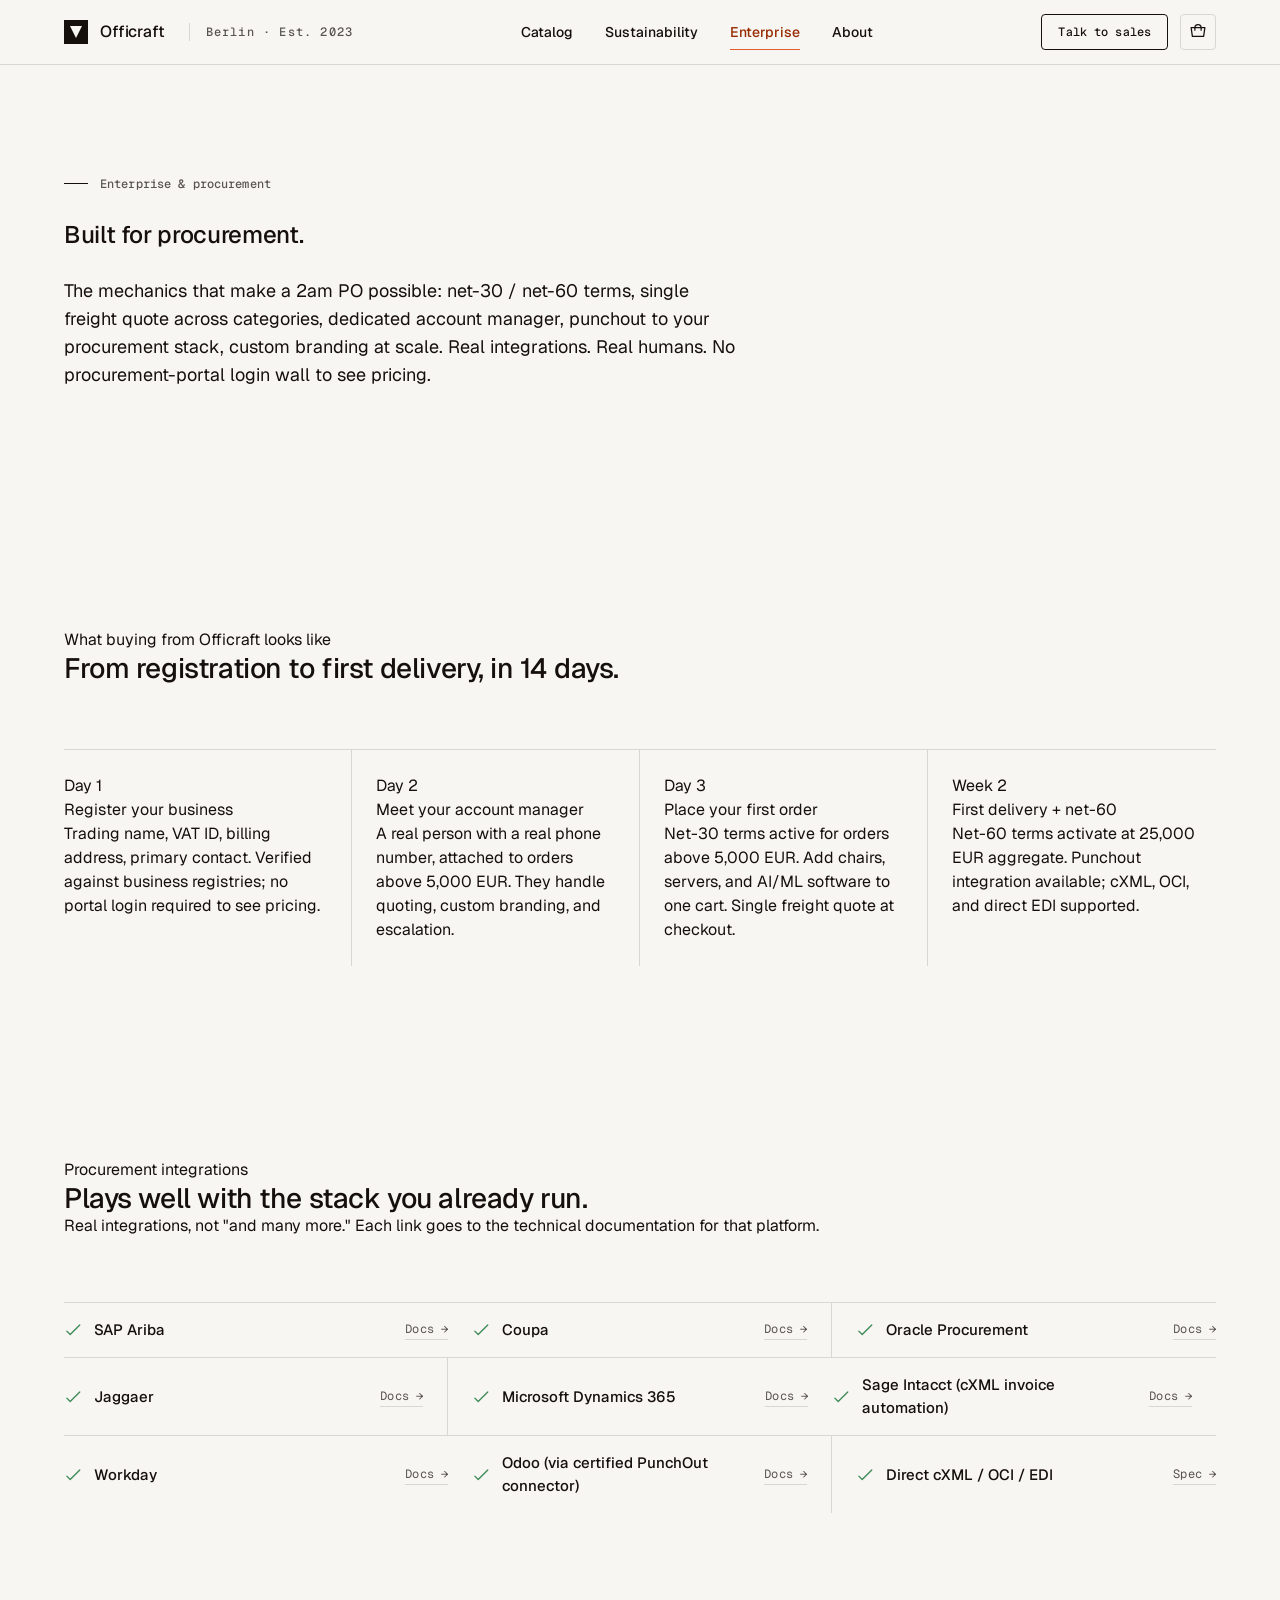
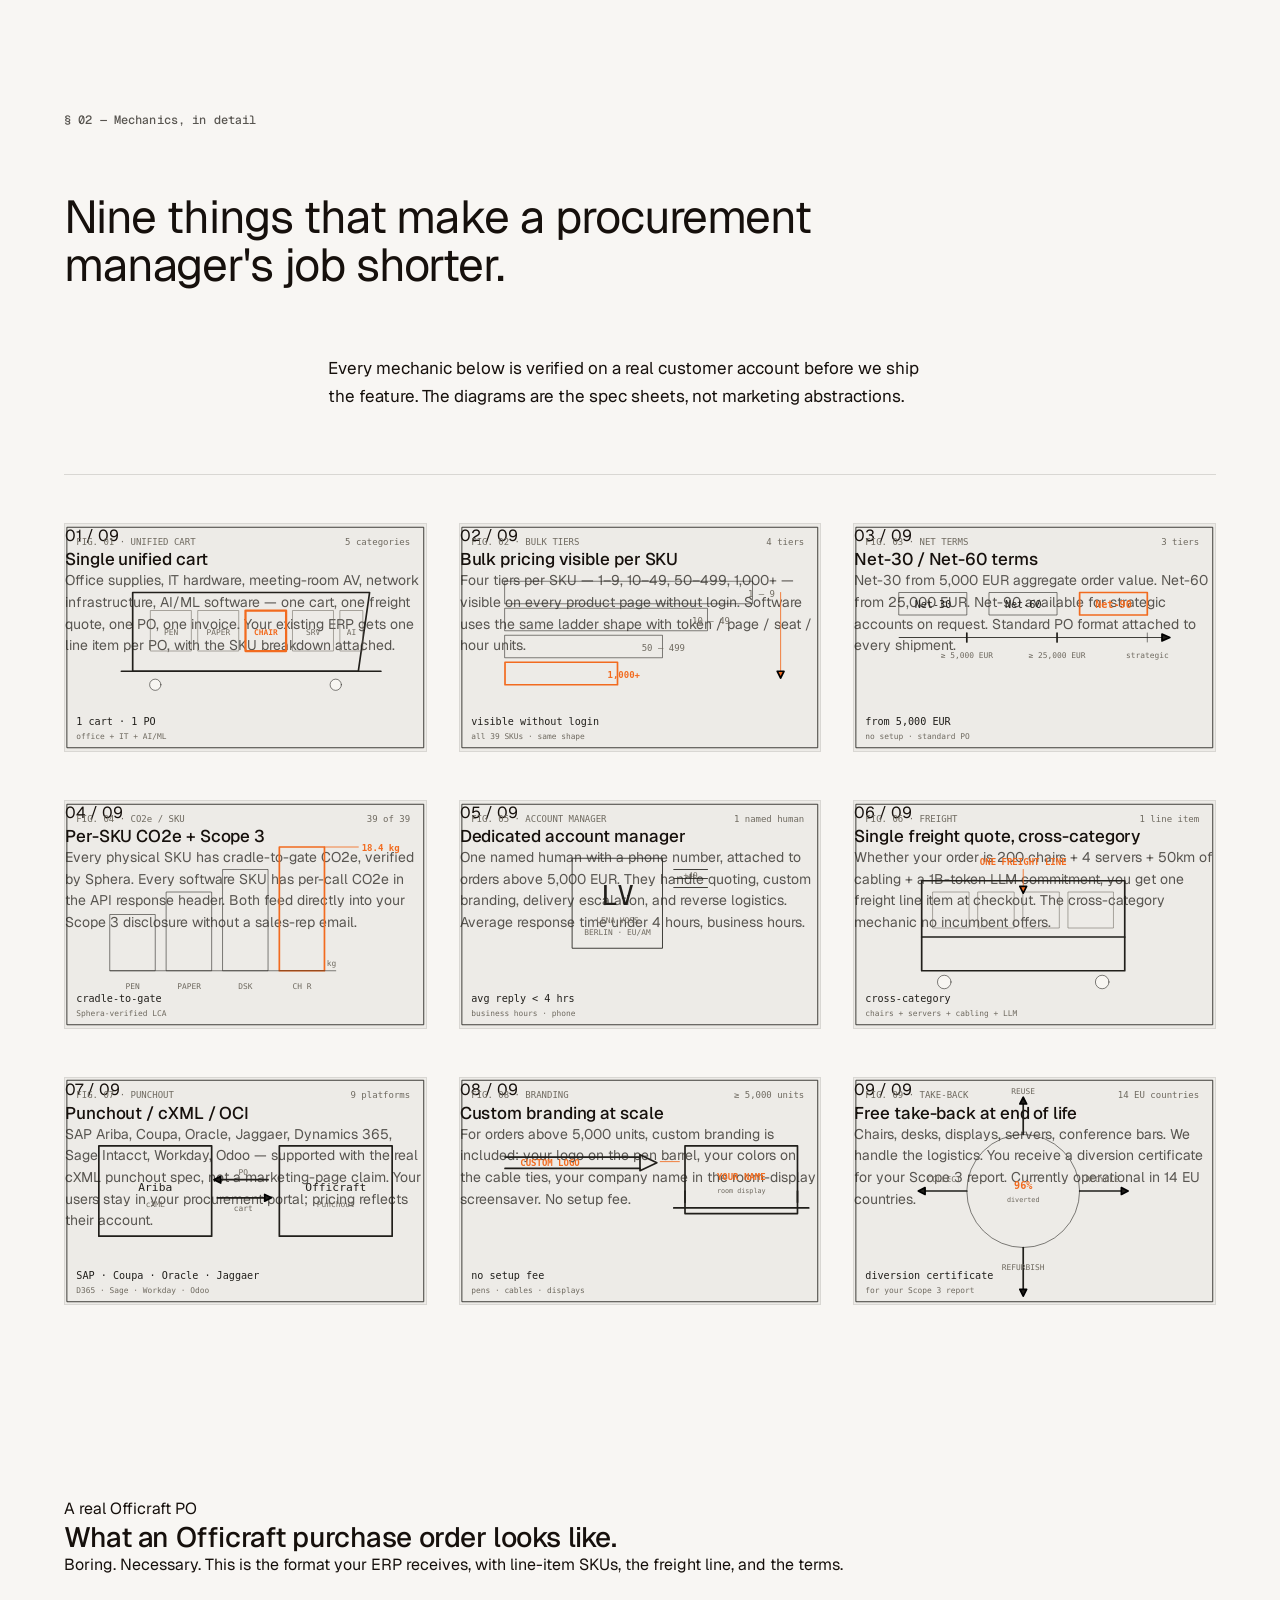
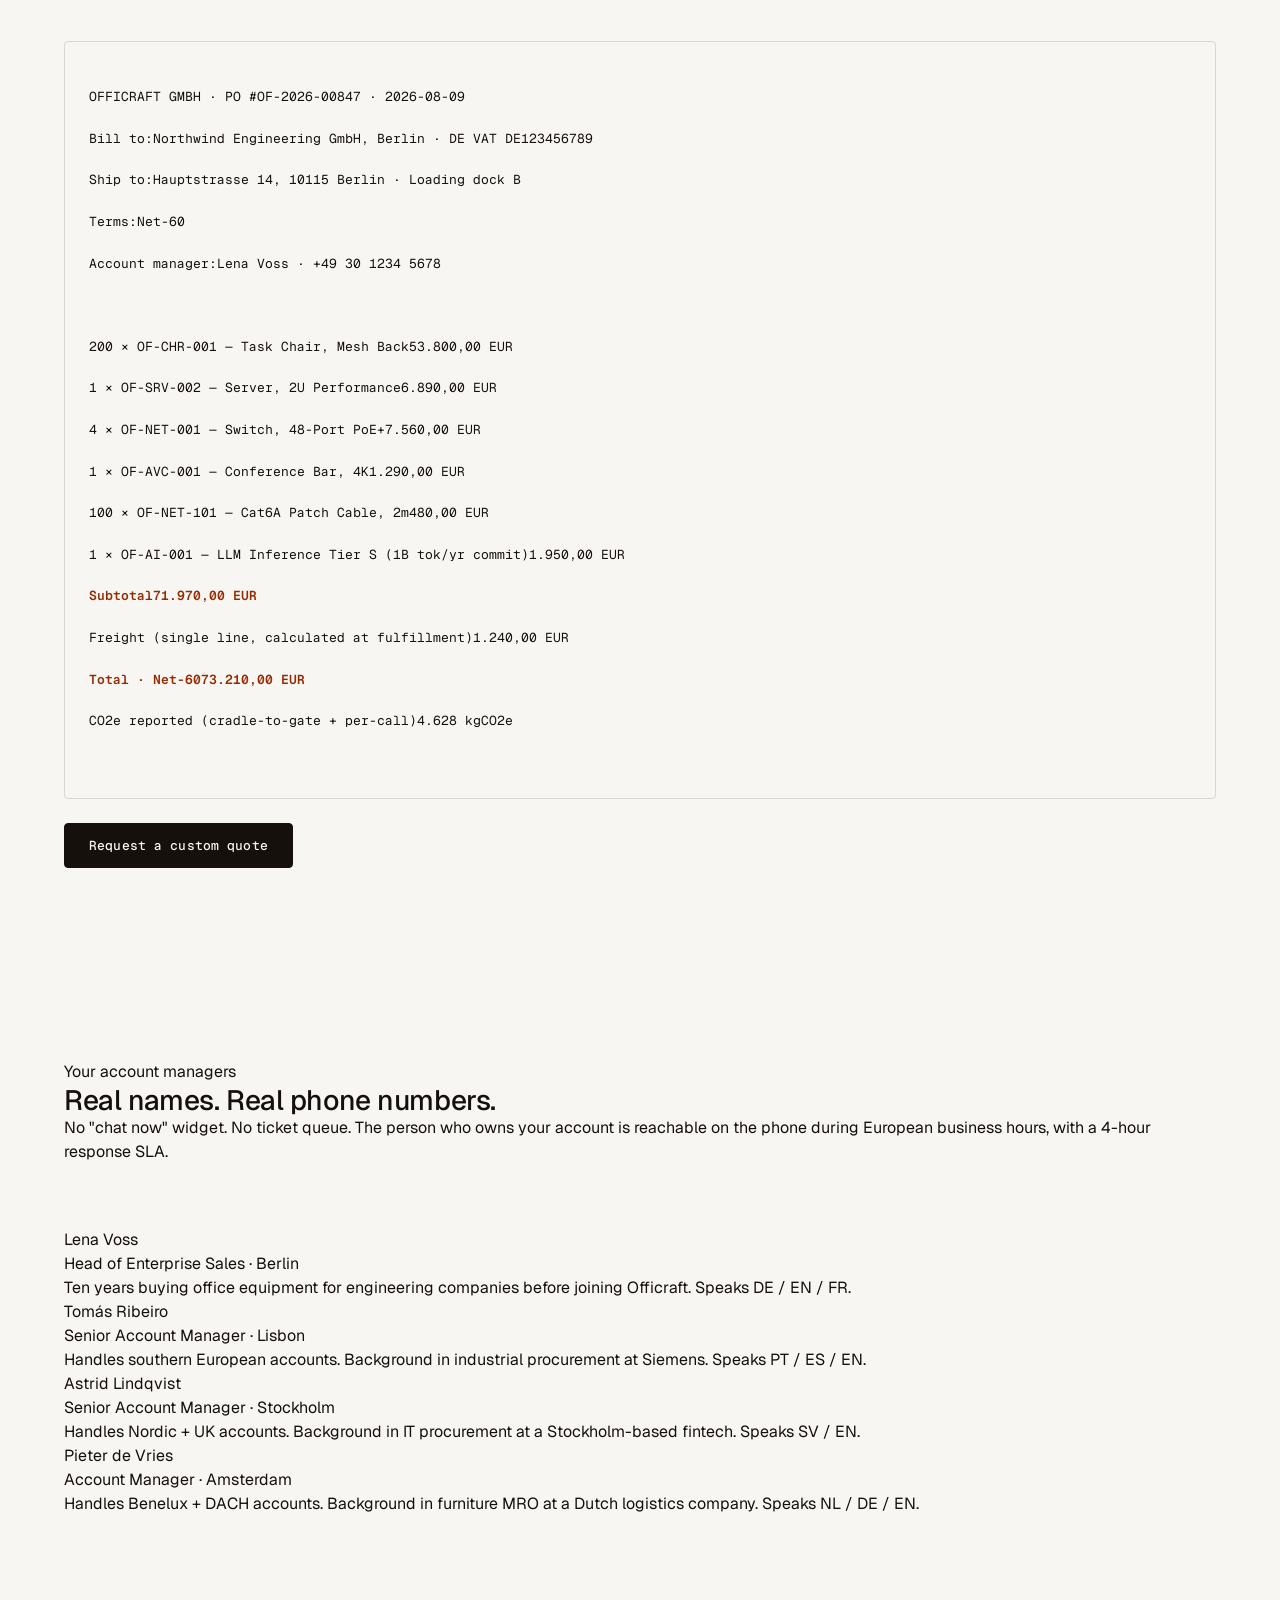
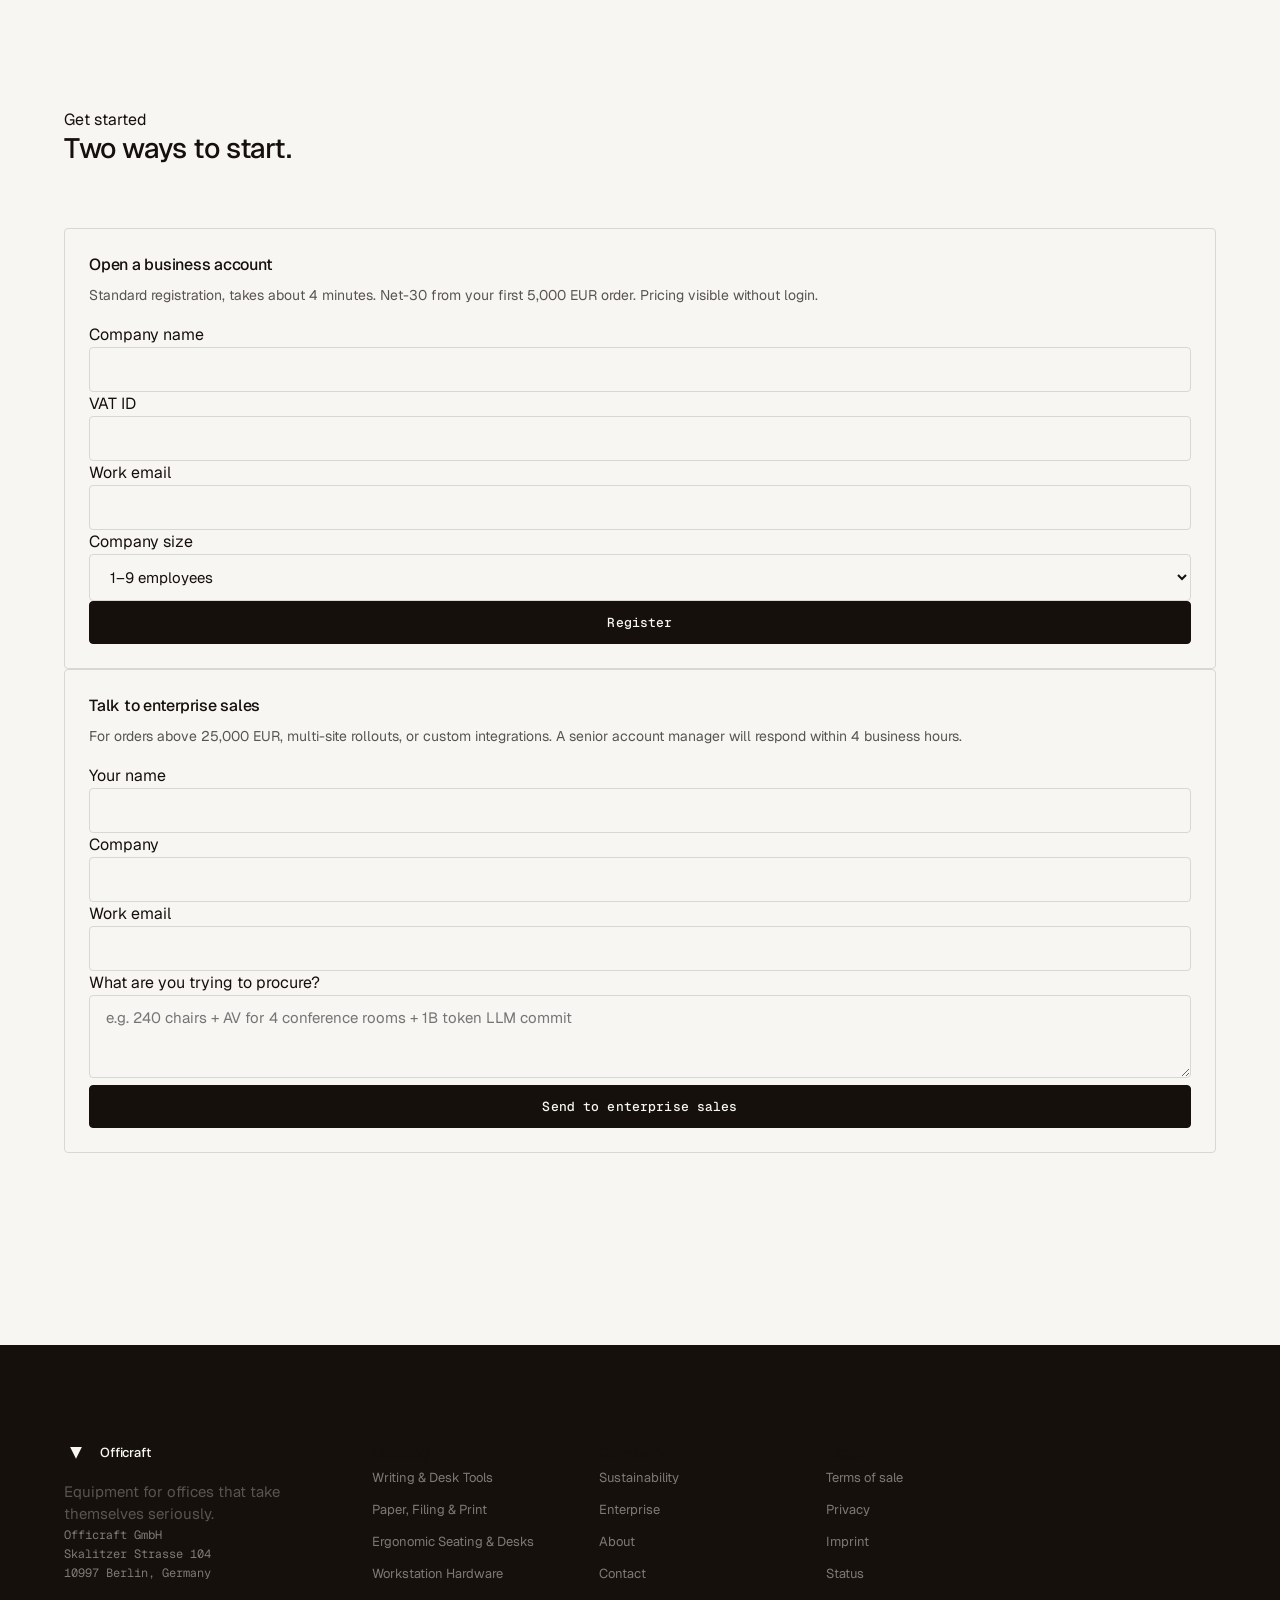
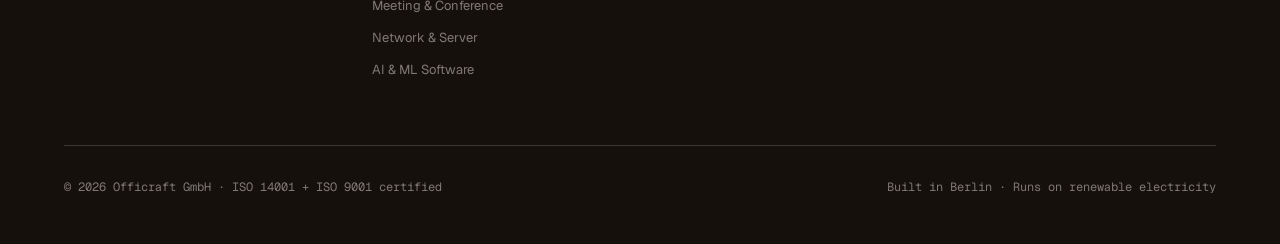
<file: officraft/enterprise.html>
<!DOCTYPE html>
<html lang="en">
<head>
  <meta charset="UTF-8" />
  <meta name="viewport" content="width=device-width, initial-scale=1.0" />
  <meta name="theme-color" content="#0E1116" />
  <title>Enterprise — Officraft</title>
  <meta name="description" content="The mechanics that make a 2am PO possible: net-30/60 terms, single freight across categories, dedicated account manager, punchout to your procurement stack, custom branding at scale." />
  <link rel="preconnect" href="https://fonts.googleapis.com" />
  <link rel="preconnect" href="https://fonts.gstatic.com" crossorigin />
  <link href="https://fonts.googleapis.com/css2?family=Geist:wght@200;300;400;500;600;700&family=Geist+Mono:wght@400;500;600&family=IBM+Plex+Mono:wght@400;500&display=swap" rel="stylesheet" />
  <link rel="stylesheet" href="styles.css" />
  <link rel="icon" href="data:image/svg+xml,%3Csvg xmlns='http://www.w3.org/2000/svg' viewBox='0 0 32 32'%3E%3Crect width='32' height='32' fill='%23211F1B'/%3E%3Cpolygon points='8,8 24,8 16,24' fill='%23F8F6F2'/%3E%3C/svg%3E" />
</head>
<body>
  <a class="skip-to-content" href="#main">Skip to content</a>

  <header class="topnav">
      <div class="container topnav__inner">
        <a href="index.html" class="topnav__logo" aria-label="Officraft home">
          <span class="topnav__logo-mark" aria-hidden="true"></span>
          <span>Officraft</span>
          <span class="topnav__logo-meta">Berlin · Est. 2023</span>
        </a>
        <nav aria-label="Primary">
          <ul class="topnav__links">
            <li><a href="catalog.html">Catalog</a></li>
            <li><a href="sustainability.html">Sustainability</a></li>
            <li><a href="enterprise.html" aria-current="page">Enterprise</a></li>
            <li><a href="about.html">About</a></li>
          </ul>
        </nav>
        <div class="topnav__actions">
          <a href="enterprise.html#quote" class="btn btn--secondary btn--sm topnav__cta">Talk to sales</a>
          <button class="topnav__cart" data-open-cart aria-label="Open quote list (0 items)">
            <svg width="20" height="20" viewBox="0 0 256 256" fill="none" stroke="currentColor" stroke-width="16" stroke-linecap="round" stroke-linejoin="round" aria-hidden="true">
              <path d="M40 72h176l-16 112H56L40 72z"/>
              <path d="M88 104V72a40 40 0 0 1 80 0v32"/>
            </svg>
            <span class="topnav__cart-count" data-cart-count style="display:none">0</span>
          </button>
          <button class="topnav__menu-btn" data-menu-btn aria-label="Open menu" aria-expanded="false">
            <svg width="20" height="20" viewBox="0 0 256 256" fill="none" stroke="currentColor" stroke-width="16" stroke-linecap="round" stroke-linejoin="round" aria-hidden="true">
              <line x1="40" y1="64" x2="216" y2="64"/>
              <line x1="40" y1="128" x2="216" y2="128"/>
              <line x1="40" y1="192" x2="216" y2="192"/>
            </svg>
          </button>
        </div>
      </div>
    </header>

  <nav class="mobile-menu" data-mobile-menu aria-hidden="true" aria-label="Mobile">
    <ul>
      <li><a href="index.html">Home</a></li>
      <li><a href="catalog.html">Catalog</a></li>
      <li><a href="sustainability.html">Sustainability</a></li>
      <li><a href="enterprise.html">Enterprise</a></li>
      <li><a href="about.html">About</a></li>
    </ul>
  </nav>

  <main id="main">

    <section class="hero">
      <div class="container">
        <span class="hero__eyebrow">Enterprise &amp; procurement</span>
        <h1 class="display-1 hero__title" style="max-width: 22ch;">Built for procurement.</h1>
        <p class="hero__sub">The mechanics that make a 2am PO possible: net-30 / net-60 terms, single freight quote across categories, dedicated account manager, punchout to your procurement stack, custom branding at scale. Real integrations. Real humans. No procurement-portal login wall to see pricing.</p>
      </div>
    </section>

    <!-- Timeline -->
    <section>
      <div class="container">
        <div class="section-head">
          <span class="section-head__eyebrow">What buying from Officraft looks like</span>
          <h2 class="h1 section-head__title">From registration to first delivery, in 14 days.</h2>
        </div>
        <div class="timeline">
          <div class="timeline__step">
            <div class="timeline__when">Day 1</div>
            <div class="timeline__what">Register your business</div>
            <div class="timeline__detail">Trading name, VAT ID, billing address, primary contact. Verified against business registries; no portal login required to see pricing.</div>
          </div>
          <div class="timeline__step">
            <div class="timeline__when">Day 2</div>
            <div class="timeline__what">Meet your account manager</div>
            <div class="timeline__detail">A real person with a real phone number, attached to orders above 5,000 EUR. They handle quoting, custom branding, and escalation.</div>
          </div>
          <div class="timeline__step">
            <div class="timeline__when">Day 3</div>
            <div class="timeline__what">Place your first order</div>
            <div class="timeline__detail">Net-30 terms active for orders above 5,000 EUR. Add chairs, servers, and AI/ML software to one cart. Single freight quote at checkout.</div>
          </div>
          <div class="timeline__step">
            <div class="timeline__when">Week 2</div>
            <div class="timeline__what">First delivery + net-60</div>
            <div class="timeline__detail">Net-60 terms activate at 25,000 EUR aggregate. Punchout integration available; cXML, OCI, and direct EDI supported.</div>
          </div>
        </div>
      </div>
    </section>

    <!-- Integration matrix -->
    <section>
      <div class="container">
        <div class="section-head">
          <span class="section-head__eyebrow">Procurement integrations</span>
          <h2 class="h1 section-head__title">Plays well with the stack you already run.</h2>
          <p class="section-head__sub">Real integrations, not "and many more." Each link goes to the technical documentation for that platform.</p>
        </div>
        <div class="int-matrix">
          <div class="int-item"><svg class="int-item__check" width="18" height="18" viewBox="0 0 256 256" fill="none" stroke="currentColor" stroke-width="20" stroke-linecap="round" stroke-linejoin="round" aria-hidden="true"><path d="M40 144l48 48L224 56"/></svg><span class="int-item__name">SAP Ariba</span><a class="int-item__docs" href="https://docs.ariba.com/">Docs →</a></div>
          <div class="int-item"><svg class="int-item__check" width="18" height="18" viewBox="0 0 256 256" fill="none" stroke="currentColor" stroke-width="20" stroke-linecap="round" stroke-linejoin="round" aria-hidden="true"><path d="M40 144l48 48L224 56"/></svg><span class="int-item__name">Coupa</span><a class="int-item__docs" href="https://compass.coupa.com/">Docs →</a></div>
          <div class="int-item"><svg class="int-item__check" width="18" height="18" viewBox="0 0 256 256" fill="none" stroke="currentColor" stroke-width="20" stroke-linecap="round" stroke-linejoin="round" aria-hidden="true"><path d="M40 144l48 48L224 56"/></svg><span class="int-item__name">Oracle Procurement</span><a class="int-item__docs" href="https://docs.oracle.com/en/cloud/saas/procurement/">Docs →</a></div>
          <div class="int-item"><svg class="int-item__check" width="18" height="18" viewBox="0 0 256 256" fill="none" stroke="currentColor" stroke-width="20" stroke-linecap="round" stroke-linejoin="round" aria-hidden="true"><path d="M40 144l48 48L224 56"/></svg><span class="int-item__name">Jaggaer</span><a class="int-item__docs" href="https://www.jaggaer.com/developer-center/">Docs →</a></div>
          <div class="int-item"><svg class="int-item__check" width="18" height="18" viewBox="0 0 256 256" fill="none" stroke="currentColor" stroke-width="20" stroke-linecap="round" stroke-linejoin="round" aria-hidden="true"><path d="M40 144l48 48L224 56"/></svg><span class="int-item__name">Microsoft Dynamics 365</span><a class="int-item__docs" href="https://learn.microsoft.com/en-us/dynamics365/">Docs →</a></div>
          <div class="int-item"><svg class="int-item__check" width="18" height="18" viewBox="0 0 256 256" fill="none" stroke="currentColor" stroke-width="20" stroke-linecap="round" stroke-linejoin="round" aria-hidden="true"><path d="M40 144l48 48L224 56"/></svg><span class="int-item__name">Sage Intacct (cXML invoice automation)</span><a class="int-item__docs" href="https://www.sage.com/en-us/sage-business-cloud/intacct/developer/">Docs →</a></div>
          <div class="int-item"><svg class="int-item__check" width="18" height="18" viewBox="0 0 256 256" fill="none" stroke="currentColor" stroke-width="20" stroke-linecap="round" stroke-linejoin="round" aria-hidden="true"><path d="M40 144l48 48L224 56"/></svg><span class="int-item__name">Workday</span><a class="int-item__docs" href="https://developer.workday.com/">Docs →</a></div>
          <div class="int-item"><svg class="int-item__check" width="18" height="18" viewBox="0 0 256 256" fill="none" stroke="currentColor" stroke-width="20" stroke-linecap="round" stroke-linejoin="round" aria-hidden="true"><path d="M40 144l48 48L224 56"/></svg><span class="int-item__name">Odoo (via certified PunchOut connector)</span><a class="int-item__docs" href="https://www.odoo.com/documentation/">Docs →</a></div>
          <div class="int-item"><svg class="int-item__check" width="18" height="18" viewBox="0 0 256 256" fill="none" stroke="currentColor" stroke-width="20" stroke-linecap="round" stroke-linejoin="round" aria-hidden="true"><path d="M40 144l48 48L224 56"/></svg><span class="int-item__name">Direct cXML / OCI / EDI</span><a class="int-item__docs" href="https://docs.ariba.com/cxml/">Spec →</a></div>
        </div>
      </div>
    </section>

    <!-- Mechanics deep dive -->
    <section>
      <div class="container">
        <div class="section-head section-head__editorial">
          <span class="micro-label">§ 02 — Mechanics, in detail</span>
          <h2 class="display-lg">Nine things that make a procurement manager's job shorter.</h2>
          <p class="prose">Every mechanic below is verified on a real customer account before we ship the feature. The diagrams are the spec sheets, not marketing abstractions.</p>
        </div>

        <div class="mechanics-grid">
          <article class="mechanic-card">
            <div class="mechanic-card__illus"><img src="_assets/illustrations/mech-01.svg" alt="Five-SKU cart with chair highlighted in orange — one cart, one PO /></div>
            <span class="micro-label">01 / 09</span>
            <h3>Single unified cart</h3>
            <p>Office supplies, IT hardware, meeting-room AV, network infrastructure, AI/ML software — one cart, one freight quote, one PO, one invoice. Your existing ERP gets one line item per PO, with the SKU breakdown attached.</p>
          </article>
          <article class="mechanic-card">
            <div class="mechanic-card__illus"><img src="_assets/illustrations/mech-02.svg" alt="Four-tier bulk pricing ladder, 1,000+ tier highlighted in orange /></div>
            <span class="micro-label">02 / 09</span>
            <h3>Bulk pricing visible per SKU</h3>
            <p>Four tiers per SKU — 1–9, 10–49, 50–499, 1,000+ — visible on every product page without login. Software uses the same ladder shape with token / page / seat / hour units.</p>
          </article>
          <article class="mechanic-card">
            <div class="mechanic-card__illus"><img src="_assets/illustrations/mech-03.svg" alt="Net-30 / Net-60 / Net-90 timeline axis with three tier boxes /></div>
            <span class="micro-label">03 / 09</span>
            <h3>Net-30 / Net-60 terms</h3>
            <p>Net-30 from 5,000 EUR aggregate order value. Net-60 from 25,000 EUR. Net-90 available for strategic accounts on request. Standard PO format attached to every shipment.</p>
          </article>
          <article class="mechanic-card">
            <div class="mechanic-card__illus"><img src="_assets/illustrations/mech-04.svg" alt="Per-SKU CO2e bar chart with the chair bar highlighted at 18.4 kg /></div>
            <span class="micro-label">04 / 09</span>
            <h3>Per-SKU CO2e + Scope 3</h3>
            <p>Every physical SKU has cradle-to-gate CO2e, verified by Sphera. Every software SKU has per-call CO2e in the API response header. Both feed directly into your Scope 3 disclosure without a sales-rep email.</p>
          </article>
          <article class="mechanic-card">
            <div class="mechanic-card__illus"><img src="_assets/illustrations/mech-05.svg" alt="Typographic avatar card for Lena Voss, account manager, Berlin /></div>
            <span class="micro-label">05 / 09</span>
            <h3>Dedicated account manager</h3>
            <p>One named human with a phone number, attached to orders above 5,000 EUR. They handle quoting, custom branding, delivery escalation, and reverse logistics. Average response time under 4 hours, business hours.</p>
          </article>
          <article class="mechanic-card">
            <div class="mechanic-card__illus"><img src="_assets/illustrations/mech-06.svg" alt="Pallet with four boxes and a single freight line annotation /></div>
            <span class="micro-label">06 / 09</span>
            <h3>Single freight quote, cross-category</h3>
            <p>Whether your order is 200 chairs + 4 servers + 50km of cabling + a 1B-token LLM commitment, you get one freight line item at checkout. The cross-category mechanic no incumbent offers.</p>
          </article>
          <article class="mechanic-card">
            <div class="mechanic-card__illus"><img src="_assets/illustrations/mech-07.svg" alt="Punchout bidirectional flow between SAP Ariba and Officraft /></div>
            <span class="micro-label">07 / 09</span>
            <h3>Punchout / cXML / OCI</h3>
            <p>SAP Ariba, Coupa, Oracle, Jaggaer, Dynamics 365, Sage Intacct, Workday, Odoo — supported with the real cXML punchout spec, not a marketing-page claim. Your users stay in your procurement portal; pricing reflects their account.</p>
          </article>
          <article class="mechanic-card">
            <div class="mechanic-card__illus"><img src="_assets/illustrations/mech-08.svg" alt="Pen with custom logo connected by arrow to a room display with your name /></div>
            <span class="micro-label">08 / 09</span>
            <h3>Custom branding at scale</h3>
            <p>For orders above 5,000 units, custom branding is included: your logo on the pen barrel, your colors on the cable ties, your company name in the room-display screensaver. No setup fee.</p>
          </article>
          <article class="mechanic-card">
            <div class="mechanic-card__illus"><img src="_assets/illustrations/mech-09.svg" alt="Circular take-back flow with collect, refurbish, recycle, reuse stages /></div>
            <span class="micro-label">09 / 09</span>
            <h3>Free take-back at end of life</h3>
            <p>Chairs, desks, displays, servers, conference bars. We handle the logistics. You receive a diversion certificate for your Scope 3 report. Currently operational in 14 EU countries.</p>
          </article>
        </div>
      </div>
    </section>

    <!-- Sample PO -->
    <section id="quote">
      <div class="container">
        <div class="section-head">
          <span class="section-head__eyebrow">A real Officraft PO</span>
          <h2 class="h1 section-head__title">What an Officraft purchase order looks like.</h2>
          <p class="section-head__sub">Boring. Necessary. This is the format your ERP receives, with line-item SKUs, the freight line, and the terms.</p>
        </div>

        <div class="po-mock">
<div class="po-head">OFFICRAFT GMBH · PO #OF-2026-00847 · 2026-08-09</div>
<div class="po-row"><span>Bill to:</span><span>Northwind Engineering GmbH, Berlin · DE VAT DE123456789</span></div>
<div class="po-row"><span>Ship to:</span><span>Hauptstrasse 14, 10115 Berlin · Loading dock B</span></div>
<div class="po-row"><span>Terms:</span><span>Net-60</span></div>
<div class="po-row"><span>Account manager:</span><span>Lena Voss · +49 30 1234 5678</span></div>
<div class="po-row"><span>&nbsp;</span><span>&nbsp;</span></div>
<div class="po-row"><span>200 × OF-CHR-001 — Task Chair, Mesh Back</span><span>53.800,00 EUR</span></div>
<div class="po-row"><span>1 × OF-SRV-002 — Server, 2U Performance</span><span>6.890,00 EUR</span></div>
<div class="po-row"><span>4 × OF-NET-001 — Switch, 48-Port PoE+</span><span>7.560,00 EUR</span></div>
<div class="po-row"><span>1 × OF-AVC-001 — Conference Bar, 4K</span><span>1.290,00 EUR</span></div>
<div class="po-row"><span>100 × OF-NET-101 — Cat6A Patch Cable, 2m</span><span>480,00 EUR</span></div>
<div class="po-row"><span>1 × OF-AI-001 — LLM Inference Tier S (1B tok/yr commit)</span><span>1.950,00 EUR</span></div>
<div class="po-row po-total"><span>Subtotal</span><span>71.970,00 EUR</span></div>
<div class="po-row"><span>Freight (single line, calculated at fulfillment)</span><span>1.240,00 EUR</span></div>
<div class="po-row po-total"><span>Total · Net-60</span><span>73.210,00 EUR</span></div>
<div class="po-row"><span>CO2e reported (cradle-to-gate + per-call)</span><span>4.628 kgCO2e</span></div>
        </div>

        <p style="margin-top: 24px;"><a href="#contact" class="btn btn--primary">Request a custom quote</a></p>
      </div>
    </section>

    <!-- Account manager team block -->
    <section id="account">
      <div class="container">
        <div class="section-head">
          <span class="section-head__eyebrow">Your account managers</span>
          <h2 class="h1 section-head__title">Real names. Real phone numbers.</h2>
          <p class="section-head__sub">No "chat now" widget. No ticket queue. The person who owns your account is reachable on the phone during European business hours, with a 4-hour response SLA.</p>
        </div>
        <div class="team-block">
          <div class="team-person">
            <div class="team-person__name">Lena Voss</div>
            <div class="team-person__role">Head of Enterprise Sales · Berlin</div>
            <div class="team-person__bio">Ten years buying office equipment for engineering companies before joining Officraft. Speaks DE / EN / FR.</div>
          </div>
          <div class="team-person">
            <div class="team-person__name">Tomás Ribeiro</div>
            <div class="team-person__role">Senior Account Manager · Lisbon</div>
            <div class="team-person__bio">Handles southern European accounts. Background in industrial procurement at Siemens. Speaks PT / ES / EN.</div>
          </div>
          <div class="team-person">
            <div class="team-person__name">Astrid Lindqvist</div>
            <div class="team-person__role">Senior Account Manager · Stockholm</div>
            <div class="team-person__bio">Handles Nordic + UK accounts. Background in IT procurement at a Stockholm-based fintech. Speaks SV / EN.</div>
          </div>
          <div class="team-person">
            <div class="team-person__name">Pieter de Vries</div>
            <div class="team-person__role">Account Manager · Amsterdam</div>
            <div class="team-person__bio">Handles Benelux + DACH accounts. Background in furniture MRO at a Dutch logistics company. Speaks NL / DE / EN.</div>
          </div>
        </div>
      </div>
    </section>

    <!-- Contact -->
    <section id="contact">
      <div class="container">
        <div class="section-head">
          <span class="section-head__eyebrow">Get started</span>
          <h2 class="h1 section-head__title">Two ways to start.</h2>
        </div>
        <div class="grid-2">
          <div class="card">
            <h3 class="card__title card__title-lg">Open a business account</h3>
            <p class="card__desc">Standard registration, takes about 4 minutes. Net-30 from your first 5,000 EUR order. Pricing visible without login.</p>
            <form class="form" style="margin-top: 16px;" onsubmit="event.preventDefault(); alert('This is a demo. Wire to your registration endpoint in production.');">
              <div class="form__row"><label class="form__label" for="co">Company name</label><input class="input" id="co" type="text" required /></div>
              <div class="form__row"><label class="form__label" for="vat">VAT ID</label><input class="input" id="vat" type="text" /></div>
              <div class="form__row"><label class="form__label" for="em">Work email</label><input class="input" id="em" type="email" required /></div>
              <div class="form__row"><label class="form__label" for="sz">Company size</label><select class="input" id="sz"><option>1–9 employees</option><option>10–49</option><option>50–499</option><option>500–4,999</option><option>5,000+</option></select></div>
              <button class="btn btn--primary" type="submit" style="width: 100%; justify-content: center;">Register</button>
            </form>
          </div>
          <div class="card">
            <h3 class="card__title card__title-lg">Talk to enterprise sales</h3>
            <p class="card__desc">For orders above 25,000 EUR, multi-site rollouts, or custom integrations. A senior account manager will respond within 4 business hours.</p>
            <form class="form" style="margin-top: 16px;" onsubmit="event.preventDefault(); alert('This is a demo. Wire to your sales endpoint in production.');">
              <div class="form__row"><label class="form__label" for="nm">Your name</label><input class="input" id="nm" type="text" required /></div>
              <div class="form__row"><label class="form__label" for="co2">Company</label><input class="input" id="co2" type="text" required /></div>
              <div class="form__row"><label class="form__label" for="em2">Work email</label><input class="input" id="em2" type="email" required /></div>
              <div class="form__row"><label class="form__label" for="ms">What are you trying to procure?</label><textarea class="input" id="ms" rows="3" placeholder="e.g. 240 chairs + AV for 4 conference rooms + 1B token LLM commit"></textarea></div>
              <button class="btn btn--primary" type="submit" style="width: 100%; justify-content: center;">Send to enterprise sales</button>
            </form>
          </div>
        </div>
      </div>
    </section>

  </main>

  <footer class="footer">
    <div class="container">
      <div class="footer__grid">
        <div class="footer__col">
          <a href="index.html" class="topnav__logo" style="color: var(--paper)">
            <span class="topnav__logo-mark" aria-hidden="true"></span>
            <span>Officraft</span>
          </a>
          <p class="muted" style="margin-top: 16px; font-size: 0.9375rem; max-width: 28ch;">Equipment for offices that take themselves seriously.</p>
          <address class="footer__address">
            Officraft GmbH<br/>
            Skalitzer Strasse 104<br/>
            10997 Berlin, Germany
          </address>
        </div>
        <div class="footer__col">
          <h4>Catalog</h4>
          <ul>
            <li><a href="catalog.html#cat-1">Writing &amp; Desk Tools</a></li>
            <li><a href="catalog.html#cat-2">Paper, Filing &amp; Print</a></li>
            <li><a href="catalog.html#cat-3">Ergonomic Seating &amp; Desks</a></li>
            <li><a href="catalog.html#cat-4">Workstation Hardware</a></li>
            <li><a href="catalog.html#cat-5">Meeting &amp; Conference</a></li>
            <li><a href="catalog.html#cat-6">Network &amp; Server</a></li>
            <li><a href="catalog.html#cat-7">AI &amp; ML Software</a></li>
          </ul>
        </div>
        <div class="footer__col">
          <h4>Company</h4>
          <ul>
            <li><a href="sustainability.html">Sustainability</a></li>
            <li><a href="enterprise.html">Enterprise</a></li>
            <li><a href="about.html">About</a></li>
            <li><a href="about.html#contact">Contact</a></li>
          </ul>
        </div>
        <div class="footer__col">
          <h4>Legal</h4>
          <ul>
            <li><a href="#">Terms of sale</a></li>
            <li><a href="#">Privacy</a></li>
            <li><a href="#">Imprint</a></li>
            <li><a href="#">Status</a></li>
          </ul>
        </div>
      </div>
      <div class="footer__bottom">
        <span>© 2026 Officraft GmbH · ISO 14001 + ISO 9001 certified</span>
        <span class="footer__built">Built in Berlin · Runs on renewable electricity</span>
      </div>
    </div>
  </footer>

  <div data-cart-drawer class="cart-drawer" aria-hidden="true" aria-label="Quote list" role="dialog">
    <div class="cart-drawer__head">
      <div class="cart-drawer__title">Quote list</div>
      <button class="cart-drawer__close" data-close-cart aria-label="Close quote list">
        <svg width="18" height="18" viewBox="0 0 256 256" fill="none" stroke="currentColor" stroke-width="20" stroke-linecap="round" stroke-linejoin="round" aria-hidden="true"><line x1="48" y1="48" x2="208" y2="208"/><line x1="208" y1="48" x2="48" y2="208"/></svg>
      </button>
    </div>
    <div class="cart-drawer__body" data-cart-body></div>
    <div class="cart-drawer__foot" data-cart-foot>
      <div style="display: flex; justify-content: space-between; margin-bottom: 16px;">
        <span class="muted small">Subtotal</span>
        <span class="mono-data" data-cart-subtotal>0,00 EUR</span>
      </div>
      <p class="small muted" style="margin-bottom: 16px;">Freight calculated at checkout. One line item regardless of categories. Net-30 from 5,000 EUR.</p>
      <a href="#quote" class="btn btn--primary" style="width: 100%; justify-content: center;">Request a quote</a>
    </div>
  </div>
  <div data-cart-backdrop style="display:none; position: fixed; inset: 0; background: rgba(0,0,0,0.5); z-index: 99;" aria-hidden="true"></div>

  <script src="app.js"></script>
</body>
</html>
</file>
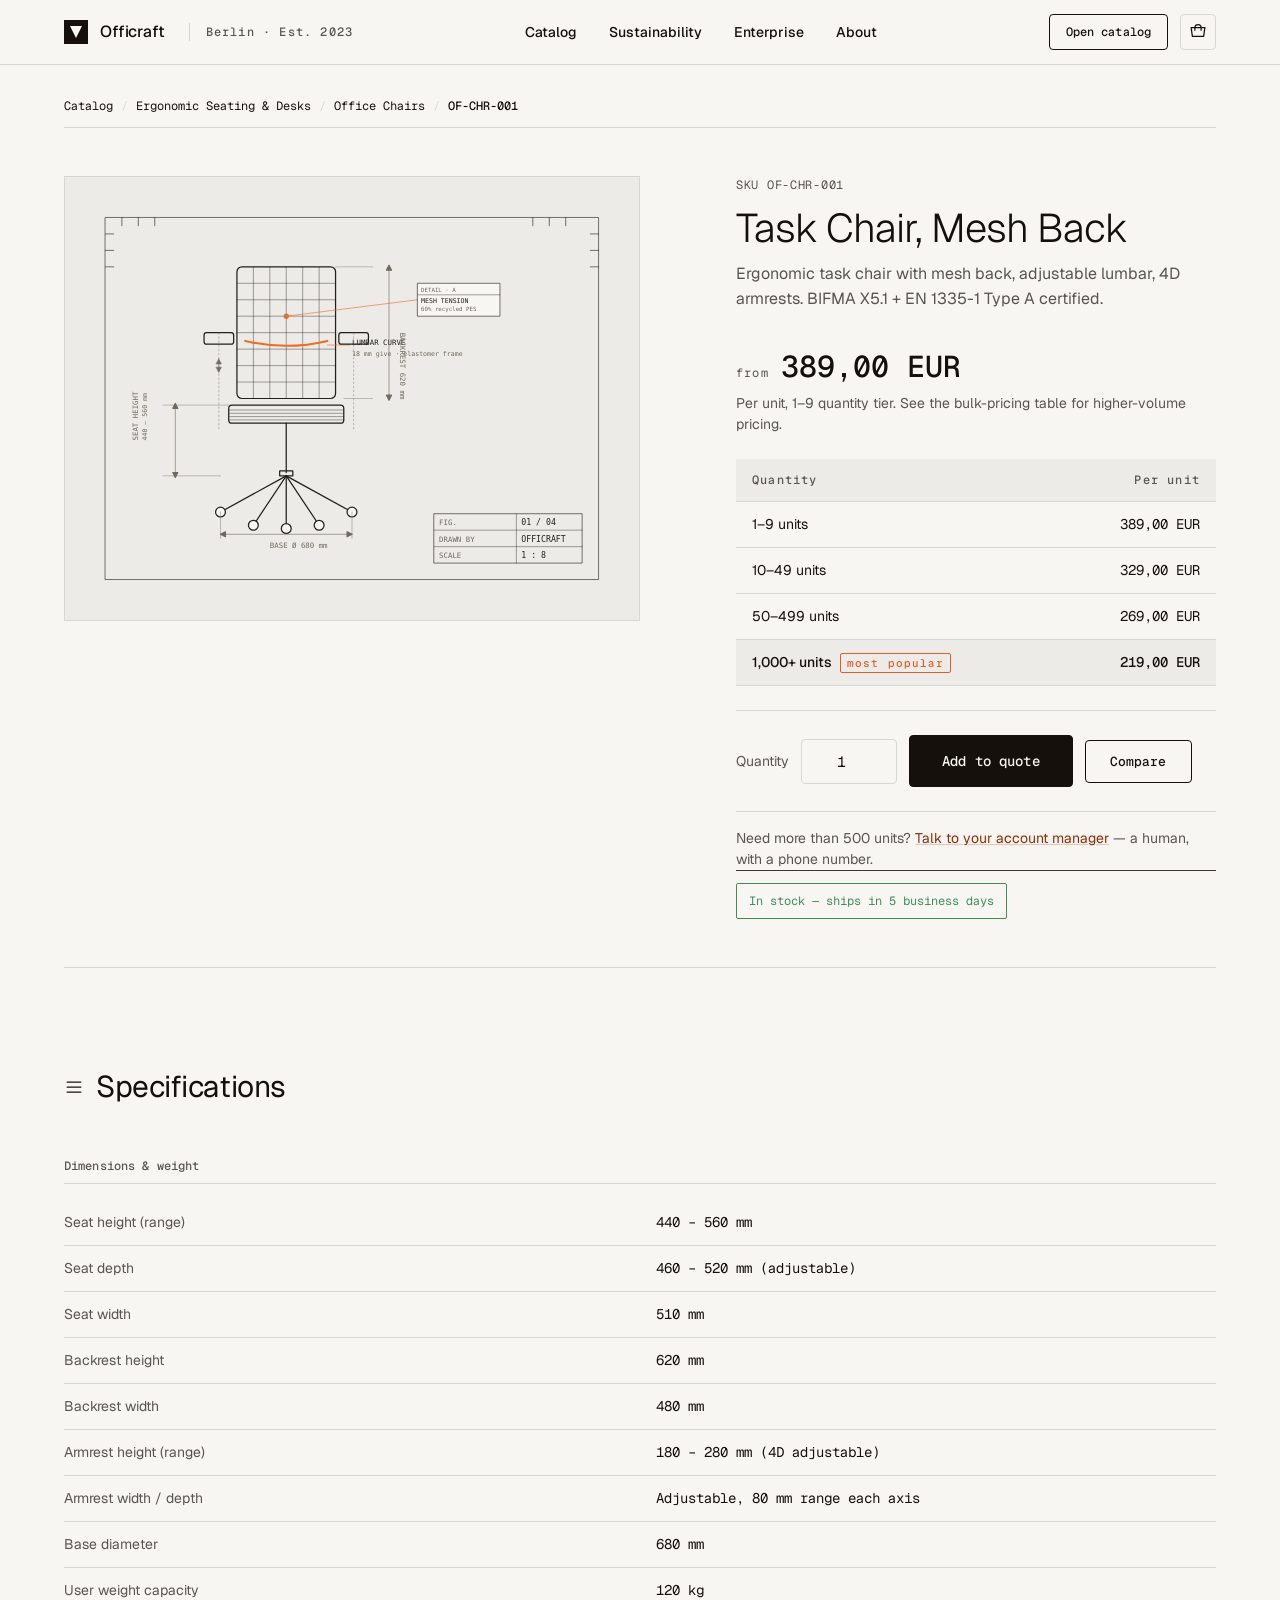
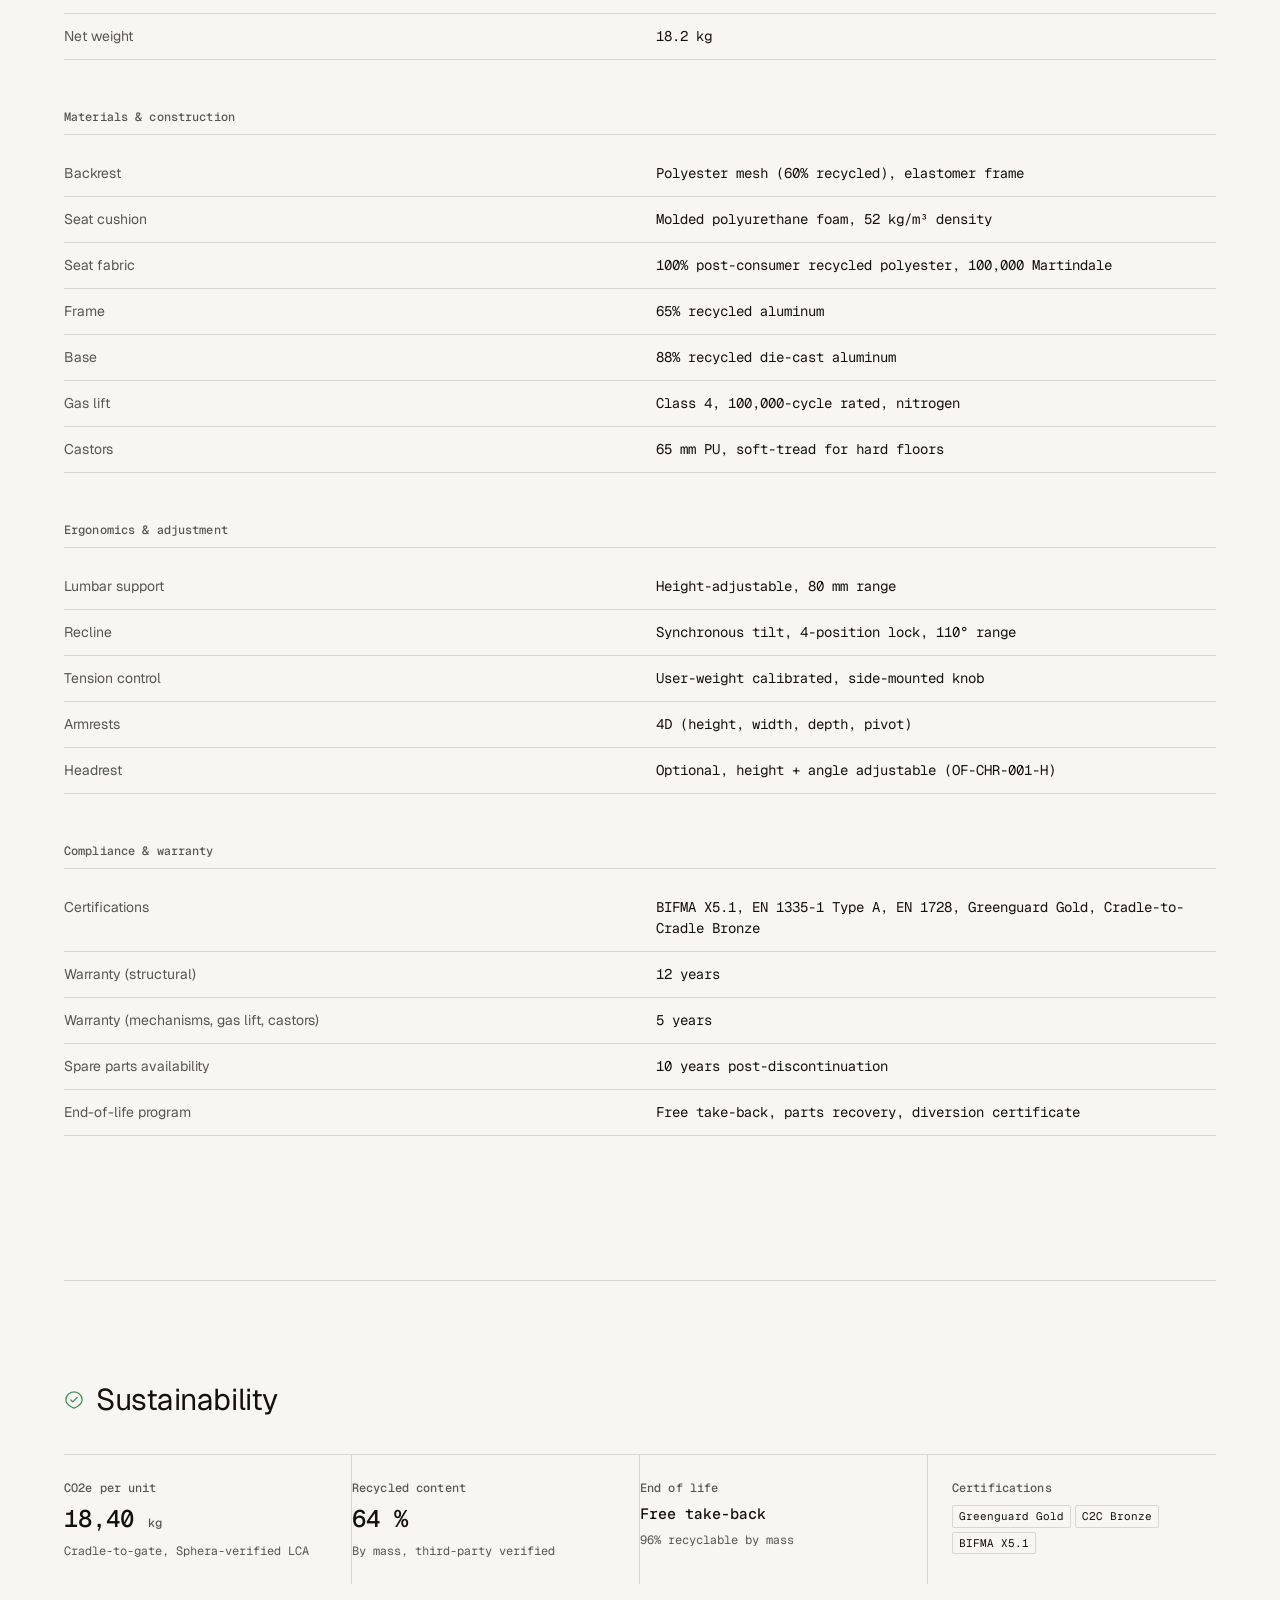
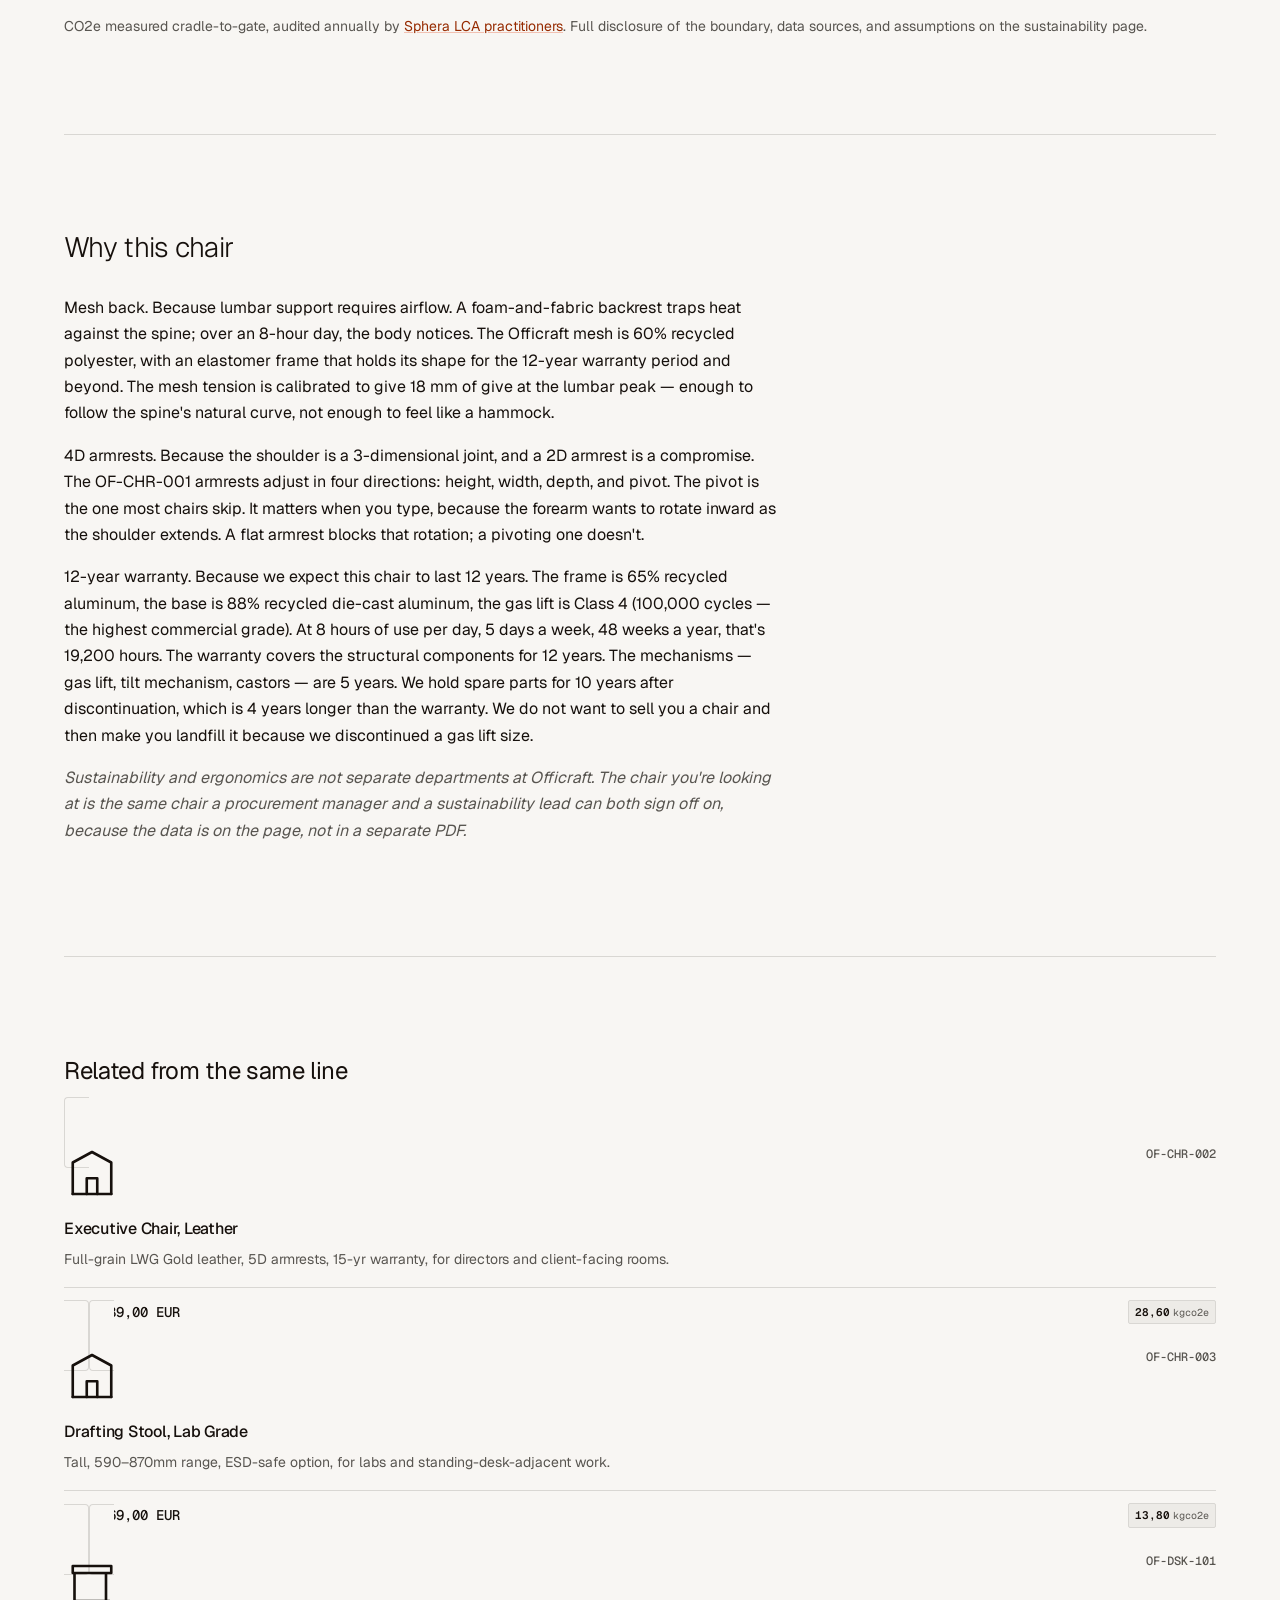
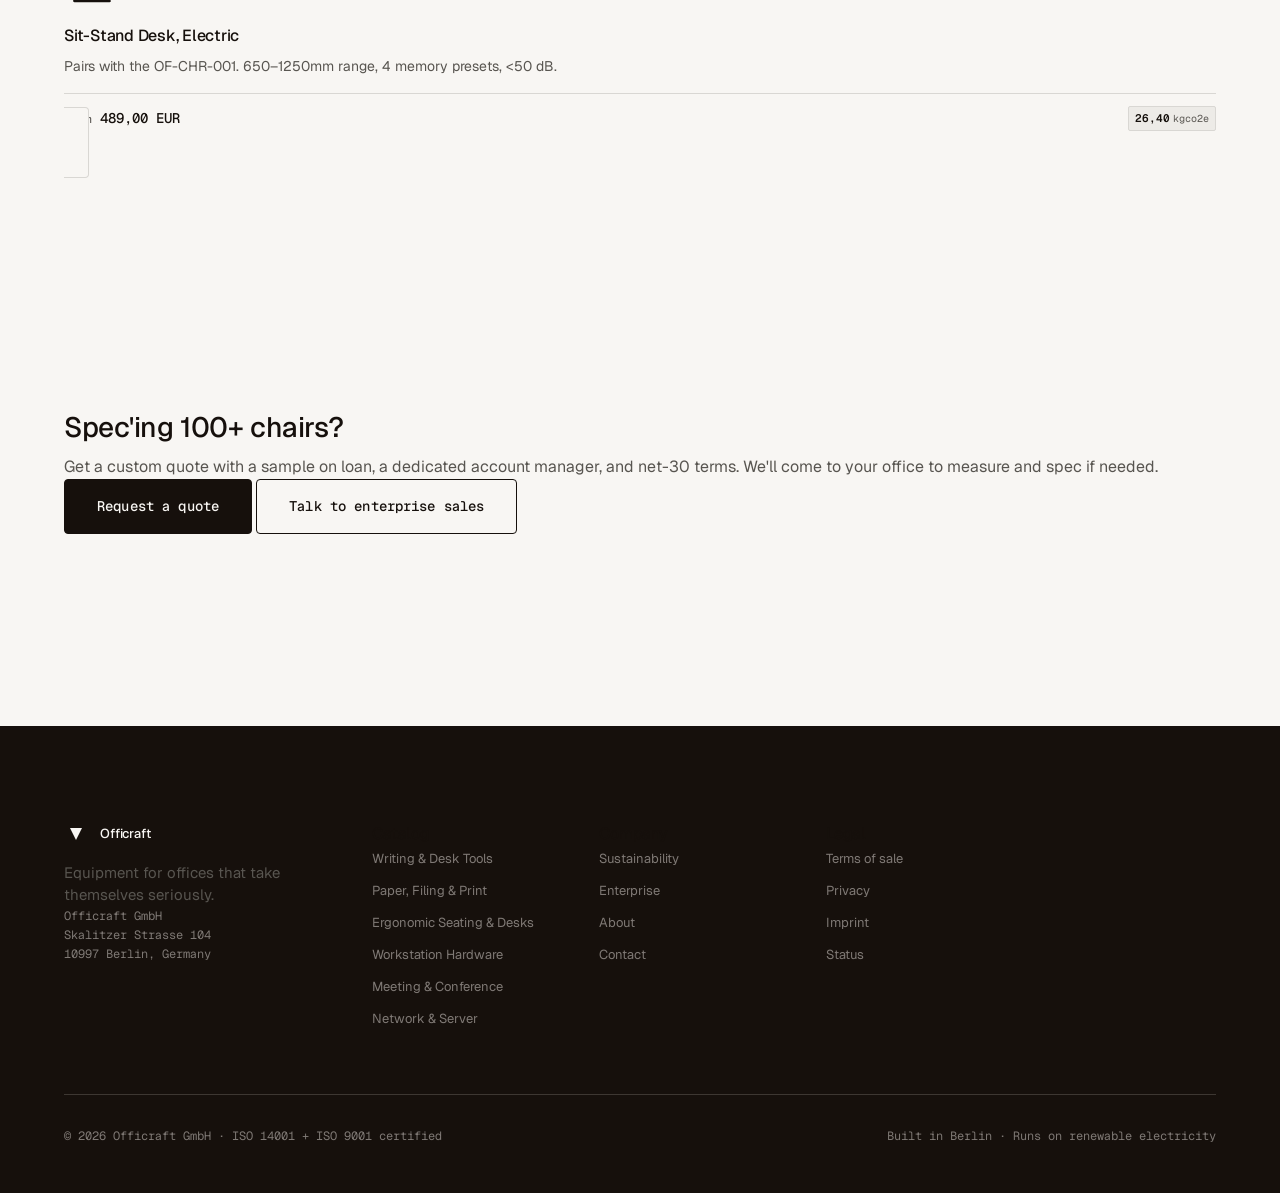
<file: officraft/product.html>
<!DOCTYPE html>
<html lang="en">
<head>
  <meta charset="UTF-8" />
  <meta name="viewport" content="width=device-width, initial-scale=1.0" />
  <meta name="theme-color" content="#0E1116" />
  <title>OF-CHR-001 — Task Chair, Mesh Back — Officraft</title>
  <meta name="description" content="Officraft Task Chair, Mesh Back. BIFMA X5.1 certified, EN 1335-1 Type A, 4D armrests, 12-year warranty, Greenguard Gold. Per-SKU CO2e 18.4 kg, 64% recycled content." />
  <link rel="preconnect" href="https://fonts.googleapis.com" />
  <link rel="preconnect" href="https://fonts.gstatic.com" crossorigin />
  <link href="https://fonts.googleapis.com/css2?family=Geist:wght@200;300;400;500;600;700&family=Geist+Mono:wght@400;500;600&family=IBM+Plex+Mono:wght@400;500&display=swap" rel="stylesheet" />
  <link rel="stylesheet" href="styles.css" />
  <link rel="icon" href="data:image/svg+xml,%3Csvg xmlns='http://www.w3.org/2000/svg' viewBox='0 0 32 32'%3E%3Crect width='32' height='32' fill='%23211F1B'/%3E%3Cpolygon points='8,8 24,8 16,24' fill='%23F8F6F2'/%3E%3C/svg%3E" />
</head>
<body>
  <a class="skip-to-content" href="#main">Skip to content</a>

  <header class="topnav">
      <div class="container topnav__inner">
        <a href="index.html" class="topnav__logo" aria-label="Officraft home">
          <span class="topnav__logo-mark" aria-hidden="true"></span>
          <span>Officraft</span>
          <span class="topnav__logo-meta">Berlin · Est. 2023</span>
        </a>
        <nav aria-label="Primary">
          <ul class="topnav__links">
            <li><a href="catalog.html">Catalog</a></li>
            <li><a href="sustainability.html">Sustainability</a></li>
            <li><a href="enterprise.html">Enterprise</a></li>
            <li><a href="about.html">About</a></li>
          </ul>
        </nav>
        <div class="topnav__actions">
          <a href="catalog.html" class="btn btn--secondary btn--sm topnav__cta">Open catalog</a>
          <button class="topnav__cart" data-open-cart aria-label="Open quote list (0 items)">
            <svg width="20" height="20" viewBox="0 0 256 256" fill="none" stroke="currentColor" stroke-width="16" stroke-linecap="round" stroke-linejoin="round" aria-hidden="true">
              <path d="M40 72h176l-16 112H56L40 72z"/>
              <path d="M88 104V72a40 40 0 0 1 80 0v32"/>
            </svg>
            <span class="topnav__cart-count" data-cart-count style="display:none">0</span>
          </button>
          <button class="topnav__menu-btn" data-menu-btn aria-label="Open menu" aria-expanded="false">
            <svg width="20" height="20" viewBox="0 0 256 256" fill="none" stroke="currentColor" stroke-width="16" stroke-linecap="round" stroke-linejoin="round" aria-hidden="true">
              <line x1="40" y1="64" x2="216" y2="64"/>
              <line x1="40" y1="128" x2="216" y2="128"/>
              <line x1="40" y1="192" x2="216" y2="192"/>
            </svg>
          </button>
        </div>
      </div>
    </header>

  <nav class="mobile-menu" data-mobile-menu aria-hidden="true" aria-label="Mobile">
    <ul>
      <li><a href="index.html">Home</a></li>
      <li><a href="catalog.html">Catalog</a></li>
      <li><a href="sustainability.html">Sustainability</a></li>
      <li><a href="enterprise.html">Enterprise</a></li>
      <li><a href="about.html">About</a></li>
    </ul>
  </nav>

  <main id="main">

    <div class="container">
      <nav class="pdp-breadcrumb" aria-label="Breadcrumb">
        <a href="catalog.html">Catalog</a>
        <span class="pdp-breadcrumb__sep">/</span>
        <a href="catalog.html#cat-3">Ergonomic Seating &amp; Desks</a>
        <span class="pdp-breadcrumb__sep">/</span>
        <a href="catalog.html#cat-3">Office Chairs</a>
        <span class="pdp-breadcrumb__sep">/</span>
        <span class="pdp-breadcrumb__current">OF-CHR-001</span>
      </nav>

      <div class="pdp-head">
        <div>
          <div class="pdp-image" aria-hidden="true">
            <img src="_assets/illustrations/pdp-chair.svg" alt="OF-CHR-001 Task Chair technical drawing" style="width: 100%; max-width: 640px; height: auto; display: block; color: var(--ink);" />
          </div>
        </div>

        <div class="pdp-info">
          <div class="pdp-info__sku">SKU OF-CHR-001</div>
          <h1 class="pdp-info__title">Task Chair, Mesh Back</h1>
          <p class="pdp-info__tag">Ergonomic task chair with mesh back, adjustable lumbar, 4D armrests. BIFMA X5.1 + EN 1335-1 Type A certified.</p>

          <div>
            <span class="pdp-info__price-from-label">from</span>
            <span class="pdp-info__price-from">389,00 EUR</span>
            <span class="muted small" style="display: block; margin-top: 4px;">Per unit, 1–9 quantity tier. See the bulk-pricing table for higher-volume pricing.</span>
          </div>

          <table class="bulk-table" aria-label="Bulk pricing tiers">
            <thead>
              <tr>
                <th scope="col">Quantity</th>
                <th scope="col">Per unit</th>
              </tr>
            </thead>
            <tbody>
              <tr>
                <td>1–9 units</td>
                <td>389,00 EUR</td>
              </tr>
              <tr>
                <td>10–49 units</td>
                <td>329,00 EUR</td>
              </tr>
              <tr>
                <td>50–499 units</td>
                <td>269,00 EUR</td>
              </tr>
              <tr class="popular">
                <td>1,000+ units<span class="bulk-table__badge">most popular</span></td>
                <td>219,00 EUR</td>
              </tr>
            </tbody>
          </table>

          <div class="pdp-actions">
            <div style="display: flex; align-items: center; gap: 12px;">
              <label for="qty" class="small muted" style="margin: 0;">Quantity</label>
              <input id="qty" data-qty-input type="number" min="1" max="9999" value="1" class="input" style="width: 96px; text-align: center; font-family: var(--font-mono);" />
            </div>
            <button class="btn btn--primary btn--lg" data-pdp-add="OF-CHR-001">Add to quote</button>
            <button class="btn btn--secondary">Compare</button>
          </div>

          <p class="pdp-talk">Need more than 500 units? <a href="enterprise.html#quote">Talk to your account manager</a> — a human, with a phone number.</p>

          <div style="display: flex; align-items: center; gap: 12px; padding-top: 12px; border-top: 1px solid var(--ink-line);">
            <span class="status status--in-stock">In stock — ships in 5 business days</span>
          </div>
        </div>
      </div>

      <!-- Specs first, per the brand promise -->
      <section class="specs" aria-labelledby="specs-heading">
        <h2 id="specs-heading">
          <svg width="20" height="20" viewBox="0 0 256 256" fill="none" stroke="currentColor" stroke-width="16" stroke-linecap="round" stroke-linejoin="round" aria-hidden="true"><path d="M40 64h176M40 128h176M40 192h176"/></svg>
          Specifications
        </h2>

        <div class="specs__group">
          <div class="specs__group-title">Dimensions &amp; weight</div>
          <dl>
            <div class="specs__row"><dt>Seat height (range)</dt><dd>440 – 560 mm</dd></div>
            <div class="specs__row"><dt>Seat depth</dt><dd>460 – 520 mm (adjustable)</dd></div>
            <div class="specs__row"><dt>Seat width</dt><dd>510 mm</dd></div>
            <div class="specs__row"><dt>Backrest height</dt><dd>620 mm</dd></div>
            <div class="specs__row"><dt>Backrest width</dt><dd>480 mm</dd></div>
            <div class="specs__row"><dt>Armrest height (range)</dt><dd>180 – 280 mm (4D adjustable)</dd></div>
            <div class="specs__row"><dt>Armrest width / depth</dt><dd>Adjustable, 80 mm range each axis</dd></div>
            <div class="specs__row"><dt>Base diameter</dt><dd>680 mm</dd></div>
            <div class="specs__row"><dt>User weight capacity</dt><dd>120 kg</dd></div>
            <div class="specs__row"><dt>Net weight</dt><dd>18.2 kg</dd></div>
          </dl>
        </div>

        <div class="specs__group">
          <div class="specs__group-title">Materials &amp; construction</div>
          <dl>
            <div class="specs__row"><dt>Backrest</dt><dd>Polyester mesh (60% recycled), elastomer frame</dd></div>
            <div class="specs__row"><dt>Seat cushion</dt><dd>Molded polyurethane foam, 52 kg/m³ density</dd></div>
            <div class="specs__row"><dt>Seat fabric</dt><dd>100% post-consumer recycled polyester, 100,000 Martindale</dd></div>
            <div class="specs__row"><dt>Frame</dt><dd>65% recycled aluminum</dd></div>
            <div class="specs__row"><dt>Base</dt><dd>88% recycled die-cast aluminum</dd></div>
            <div class="specs__row"><dt>Gas lift</dt><dd>Class 4, 100,000-cycle rated, nitrogen</dd></div>
            <div class="specs__row"><dt>Castors</dt><dd>65 mm PU, soft-tread for hard floors</dd></div>
          </dl>
        </div>

        <div class="specs__group">
          <div class="specs__group-title">Ergonomics &amp; adjustment</div>
          <dl>
            <div class="specs__row"><dt>Lumbar support</dt><dd>Height-adjustable, 80 mm range</dd></div>
            <div class="specs__row"><dt>Recline</dt><dd>Synchronous tilt, 4-position lock, 110° range</dd></div>
            <div class="specs__row"><dt>Tension control</dt><dd>User-weight calibrated, side-mounted knob</dd></div>
            <div class="specs__row"><dt>Armrests</dt><dd>4D (height, width, depth, pivot)</dd></div>
            <div class="specs__row"><dt>Headrest</dt><dd>Optional, height + angle adjustable (OF-CHR-001-H)</dd></div>
          </dl>
        </div>

        <div class="specs__group">
          <div class="specs__group-title">Compliance &amp; warranty</div>
          <dl>
            <div class="specs__row"><dt>Certifications</dt><dd>BIFMA X5.1, EN 1335-1 Type A, EN 1728, Greenguard Gold, Cradle-to-Cradle Bronze</dd></div>
            <div class="specs__row"><dt>Warranty (structural)</dt><dd>12 years</dd></div>
            <div class="specs__row"><dt>Warranty (mechanisms, gas lift, castors)</dt><dd>5 years</dd></div>
            <div class="specs__row"><dt>Spare parts availability</dt><dd>10 years post-discontinuation</dd></div>
            <div class="specs__row"><dt>End-of-life program</dt><dd>Free take-back, parts recovery, diversion certificate</dd></div>
          </dl>
        </div>
      </section>

      <!-- Sustainability block — same shape on every PDP -->
      <section class="sus-block" aria-labelledby="sus-heading">
        <h2 id="sus-heading">
          <svg class="sus-block__icon" width="20" height="20" viewBox="0 0 256 256" fill="none" stroke="currentColor" stroke-width="16" stroke-linecap="round" stroke-linejoin="round" aria-hidden="true"><path d="M128 24a104 104 0 0 1 104 104c0 64-104 104-104 104S24 192 24 128A104 104 0 0 1 128 24z"/><path d="M88 128l24 24 56-56"/></svg>
          Sustainability
        </h2>
        <div class="sus-grid">
          <div class="sus-tile">
            <div class="sus-tile__label">CO2e per unit</div>
            <div class="sus-tile__value">18,40 <span class="muted mono-data" style="font-size: 0.75rem;">kg</span></div>
            <div class="sus-tile__sub">Cradle-to-gate, Sphera-verified LCA</div>
          </div>
          <div class="sus-tile">
            <div class="sus-tile__label">Recycled content</div>
            <div class="sus-tile__value">64 %</div>
            <div class="sus-tile__sub">By mass, third-party verified</div>
          </div>
          <div class="sus-tile">
            <div class="sus-tile__label">End of life</div>
            <div class="sus-tile__value" style="font-size: 0.9375rem; font-weight: 500;">Free take-back</div>
            <div class="sus-tile__sub">96% recyclable by mass</div>
          </div>
          <div class="sus-tile">
            <div class="sus-tile__label">Certifications</div>
            <div class="sus-chips" style="margin-top: 4px;">
              <span class="chip">Greenguard Gold</span>
              <span class="chip">C2C Bronze</span>
              <span class="chip">BIFMA X5.1</span>
            </div>
          </div>
        </div>
        <p class="sus-block__foot">
          CO2e measured cradle-to-gate, audited annually by <a href="sustainability.html#methodology">Sphera LCA practitioners</a>. Full disclosure of the boundary, data sources, and assumptions on the sustainability page.
        </p>
      </section>

      <!-- The "why this product" engineering-honest copy -->
      <section class="why" aria-labelledby="why-heading">
        <h2 id="why-heading" class="h1">Why this chair</h2>

        <p>Mesh back. Because lumbar support requires airflow. A foam-and-fabric backrest traps heat against the spine; over an 8-hour day, the body notices. The Officraft mesh is 60% recycled polyester, with an elastomer frame that holds its shape for the 12-year warranty period and beyond. The mesh tension is calibrated to give 18 mm of give at the lumbar peak — enough to follow the spine's natural curve, not enough to feel like a hammock.</p>

        <p>4D armrests. Because the shoulder is a 3-dimensional joint, and a 2D armrest is a compromise. The OF-CHR-001 armrests adjust in four directions: height, width, depth, and pivot. The pivot is the one most chairs skip. It matters when you type, because the forearm wants to rotate inward as the shoulder extends. A flat armrest blocks that rotation; a pivoting one doesn't.</p>

        <p>12-year warranty. Because we expect this chair to last 12 years. The frame is 65% recycled aluminum, the base is 88% recycled die-cast aluminum, the gas lift is Class 4 (100,000 cycles — the highest commercial grade). At 8 hours of use per day, 5 days a week, 48 weeks a year, that's 19,200 hours. The warranty covers the structural components for 12 years. The mechanisms — gas lift, tilt mechanism, castors — are 5 years. We hold spare parts for 10 years after discontinuation, which is 4 years longer than the warranty. We do not want to sell you a chair and then make you landfill it because we discontinued a gas lift size.</p>

        <p class="muted">Sustainability and ergonomics are not separate departments at Officraft. The chair you're looking at is the same chair a procurement manager and a sustainability lead can both sign off on, because the data is on the page, not in a separate PDF.</p>
      </section>

      <!-- Related products -->
      <section class="related" aria-labelledby="related-heading">
        <h2 id="related-heading">Related from the same line</h2>
        <div class="grid-3">
          <a class="card card--hover" href="product.html?sku=OF-CHR-002">
            <div class="card__row-top">
              <svg class="card__icon" viewBox="0 0 256 256" fill="none" stroke="currentColor" stroke-width="12" stroke-linecap="round" stroke-linejoin="round" aria-hidden="true"><path d="M40 224V80l88-48 88 48v144"/><path d="M40 224h176"/><path d="M104 224v-72h48v72"/></svg>
              <span class="card__sku">OF-CHR-002</span>
            </div>
            <h3 class="card__title">Executive Chair, Leather</h3>
            <p class="card__desc">Full-grain LWG Gold leather, 5D armrests, 15-yr warranty, for directors and client-facing rooms.</p>
            <div class="card__meta">
              <span class="card__price"><span class="card__price-label">from</span>689,00 EUR</span>
              <span class="co2e-badge"><span class="co2e-badge__num">28,60</span><span class="co2e-badge__unit">kgCO2e</span></span>
            </div>
          </a>
          <a class="card card--hover" href="product.html?sku=OF-CHR-003">
            <div class="card__row-top">
              <svg class="card__icon" viewBox="0 0 256 256" fill="none" stroke="currentColor" stroke-width="12" stroke-linecap="round" stroke-linejoin="round" aria-hidden="true"><path d="M40 224V80l88-48 88 48v144"/><path d="M40 224h176"/><path d="M104 224v-72h48v72"/></svg>
              <span class="card__sku">OF-CHR-003</span>
            </div>
            <h3 class="card__title">Drafting Stool, Lab Grade</h3>
            <p class="card__desc">Tall, 590–870mm range, ESD-safe option, for labs and standing-desk-adjacent work.</p>
            <div class="card__meta">
              <span class="card__price"><span class="card__price-label">from</span>269,00 EUR</span>
              <span class="co2e-badge"><span class="co2e-badge__num">13,80</span><span class="co2e-badge__unit">kgCO2e</span></span>
            </div>
          </a>
          <a class="card card--hover" href="product.html?sku=OF-DSK-101">
            <div class="card__row-top">
              <svg class="card__icon" viewBox="0 0 256 256" fill="none" stroke="currentColor" stroke-width="12" stroke-linecap="round" stroke-linejoin="round" aria-hidden="true"><path d="M40 64h176v32H40zM48 96v128M192 96v128M48 224h160"/></svg>
              <span class="card__sku">OF-DSK-101</span>
            </div>
            <h3 class="card__title">Sit-Stand Desk, Electric</h3>
            <p class="card__desc">Pairs with the OF-CHR-001. 650–1250mm range, 4 memory presets, &lt;50 dB.</p>
            <div class="card__meta">
              <span class="card__price"><span class="card__price-label">from</span>489,00 EUR</span>
              <span class="co2e-badge"><span class="co2e-badge__num">26,40</span><span class="co2e-badge__unit">kgCO2e</span></span>
            </div>
          </a>
        </div>
      </section>

      <section style="margin-top: 64px;">
        <div class="cta-strip">
          <div>
            <h2 class="h1">Spec'ing 100+ chairs?</h2>
            <p class="muted" style="margin-top: 12px;">Get a custom quote with a sample on loan, a dedicated account manager, and net-30 terms. We'll come to your office to measure and spec if needed.</p>
          </div>
          <div class="cta-strip__actions">
            <a href="enterprise.html#quote" class="btn btn--primary btn--lg">Request a quote</a>
            <a href="enterprise.html#contact" class="btn btn--secondary btn--lg">Talk to enterprise sales</a>
          </div>
        </div>
      </section>

    </div>
  </main>

  <footer class="footer">
    <div class="container">
      <div class="footer__grid">
        <div class="footer__col">
          <a href="index.html" class="topnav__logo" style="color: var(--paper)">
            <span class="topnav__logo-mark" aria-hidden="true"></span>
            <span>Officraft</span>
          </a>
          <p class="muted" style="margin-top: 16px; font-size: 0.9375rem; max-width: 28ch;">Equipment for offices that take themselves seriously.</p>
          <address class="footer__address">
            Officraft GmbH<br/>
            Skalitzer Strasse 104<br/>
            10997 Berlin, Germany
          </address>
        </div>
        <div class="footer__col">
          <h4>Catalog</h4>
          <ul>
            <li><a href="catalog.html#cat-1">Writing &amp; Desk Tools</a></li>
            <li><a href="catalog.html#cat-2">Paper, Filing &amp; Print</a></li>
            <li><a href="catalog.html#cat-3">Ergonomic Seating &amp; Desks</a></li>
            <li><a href="catalog.html#cat-4">Workstation Hardware</a></li>
            <li><a href="catalog.html#cat-5">Meeting &amp; Conference</a></li>
            <li><a href="catalog.html#cat-6">Network &amp; Server</a></li>
          </ul>
        </div>
        <div class="footer__col">
          <h4>Company</h4>
          <ul>
            <li><a href="sustainability.html">Sustainability</a></li>
            <li><a href="enterprise.html">Enterprise</a></li>
            <li><a href="about.html">About</a></li>
            <li><a href="about.html#contact">Contact</a></li>
          </ul>
        </div>
        <div class="footer__col">
          <h4>Legal</h4>
          <ul>
            <li><a href="#">Terms of sale</a></li>
            <li><a href="#">Privacy</a></li>
            <li><a href="#">Imprint</a></li>
            <li><a href="#">Status</a></li>
          </ul>
        </div>
      </div>
      <div class="footer__bottom">
        <span>© 2026 Officraft GmbH · ISO 14001 + ISO 9001 certified</span>
        <span class="footer__built">Built in Berlin · Runs on renewable electricity</span>
      </div>
    </div>
  </footer>

  <div data-cart-drawer class="cart-drawer" aria-hidden="true" aria-label="Quote list" role="dialog">
    <div class="cart-drawer__head">
      <div class="cart-drawer__title">Quote list</div>
      <button class="cart-drawer__close" data-close-cart aria-label="Close quote list">
        <svg width="18" height="18" viewBox="0 0 256 256" fill="none" stroke="currentColor" stroke-width="20" stroke-linecap="round" stroke-linejoin="round" aria-hidden="true"><line x1="48" y1="48" x2="208" y2="208"/><line x1="208" y1="48" x2="48" y2="208"/></svg>
      </button>
    </div>
    <div class="cart-drawer__body" data-cart-body></div>
    <div class="cart-drawer__foot" data-cart-foot>
      <div style="display: flex; justify-content: space-between; margin-bottom: 16px;">
        <span class="muted small">Subtotal</span>
        <span class="mono-data" data-cart-subtotal>0,00 EUR</span>
      </div>
      <p class="small muted" style="margin-bottom: 16px;">Freight calculated at checkout. One line item regardless of categories. Net-30 from 5,000 EUR.</p>
      <a href="enterprise.html#quote" class="btn btn--primary" style="width: 100%; justify-content: center;">Request a quote</a>
    </div>
  </div>
  <div data-cart-backdrop style="display:none; position: fixed; inset: 0; background: rgba(0,0,0,0.5); z-index: 99;" aria-hidden="true"></div>

  <script src="app.js"></script>
</body>
</html>
</file>
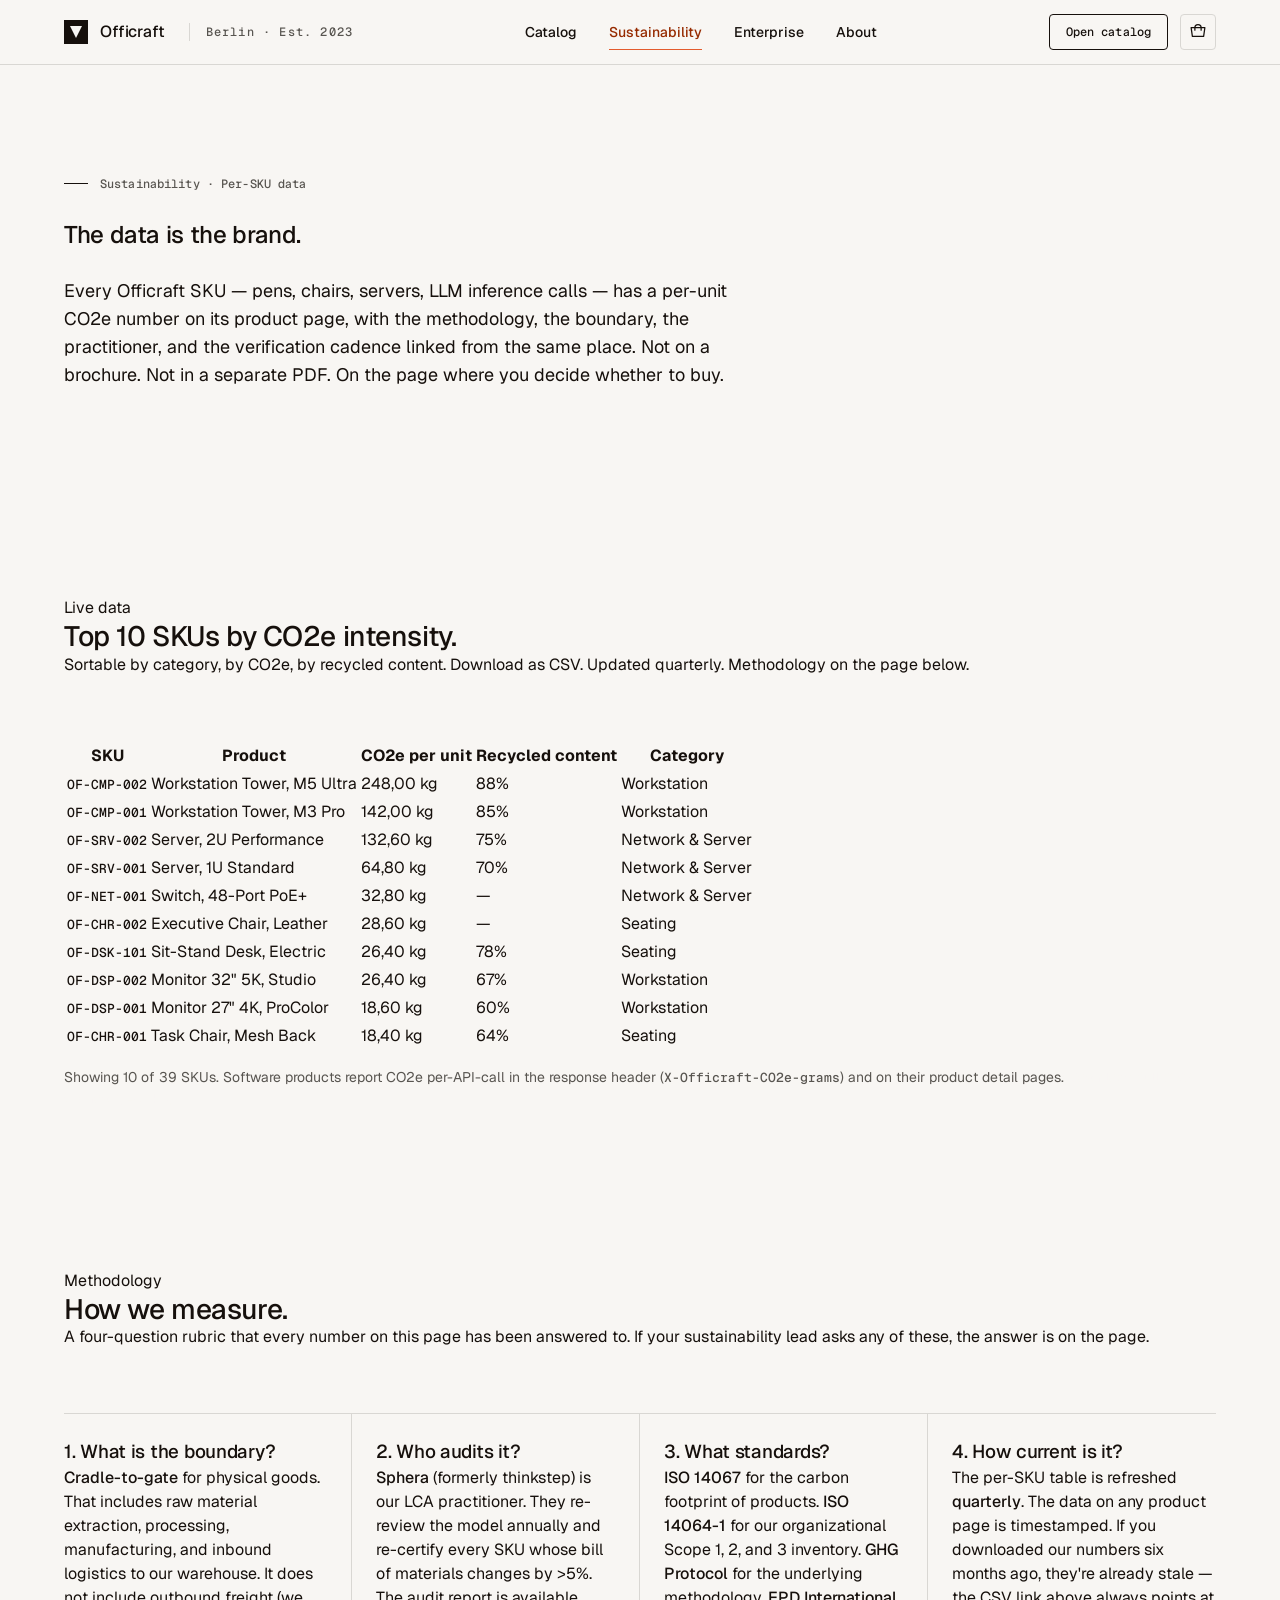
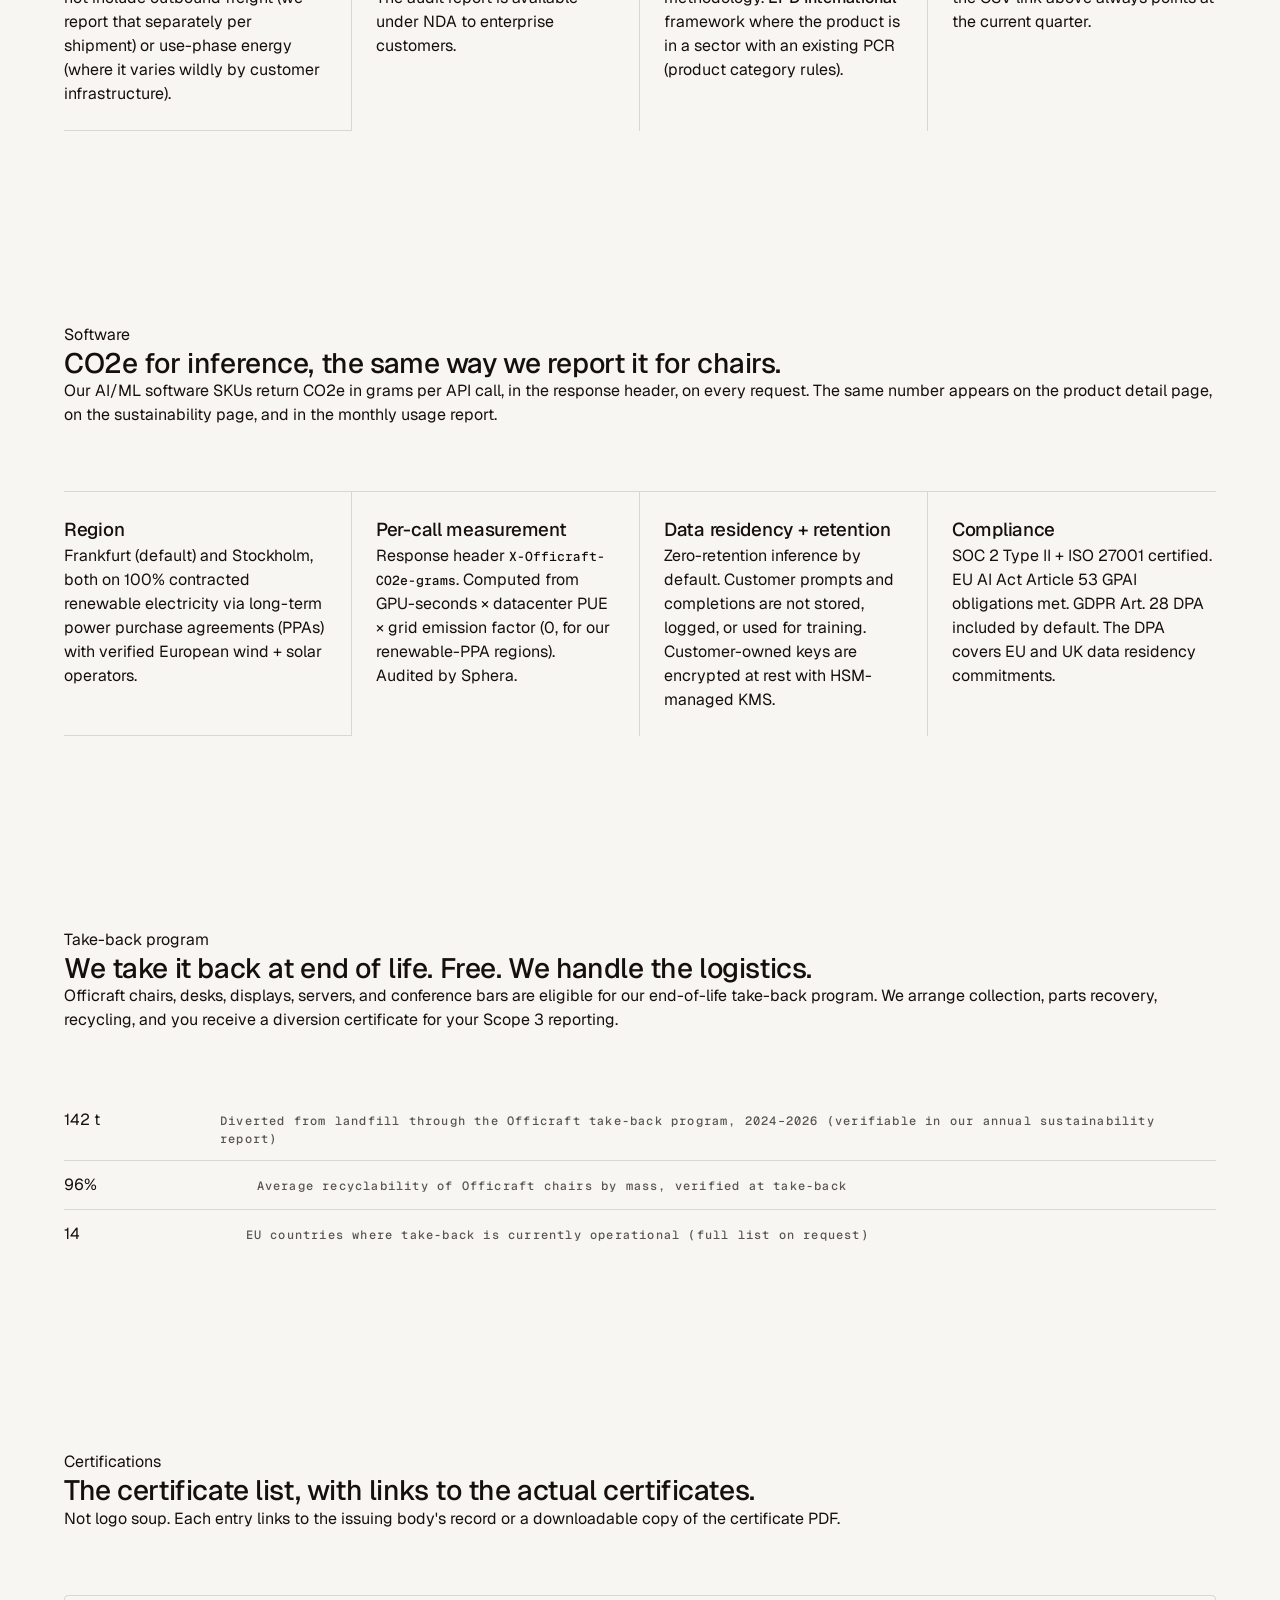
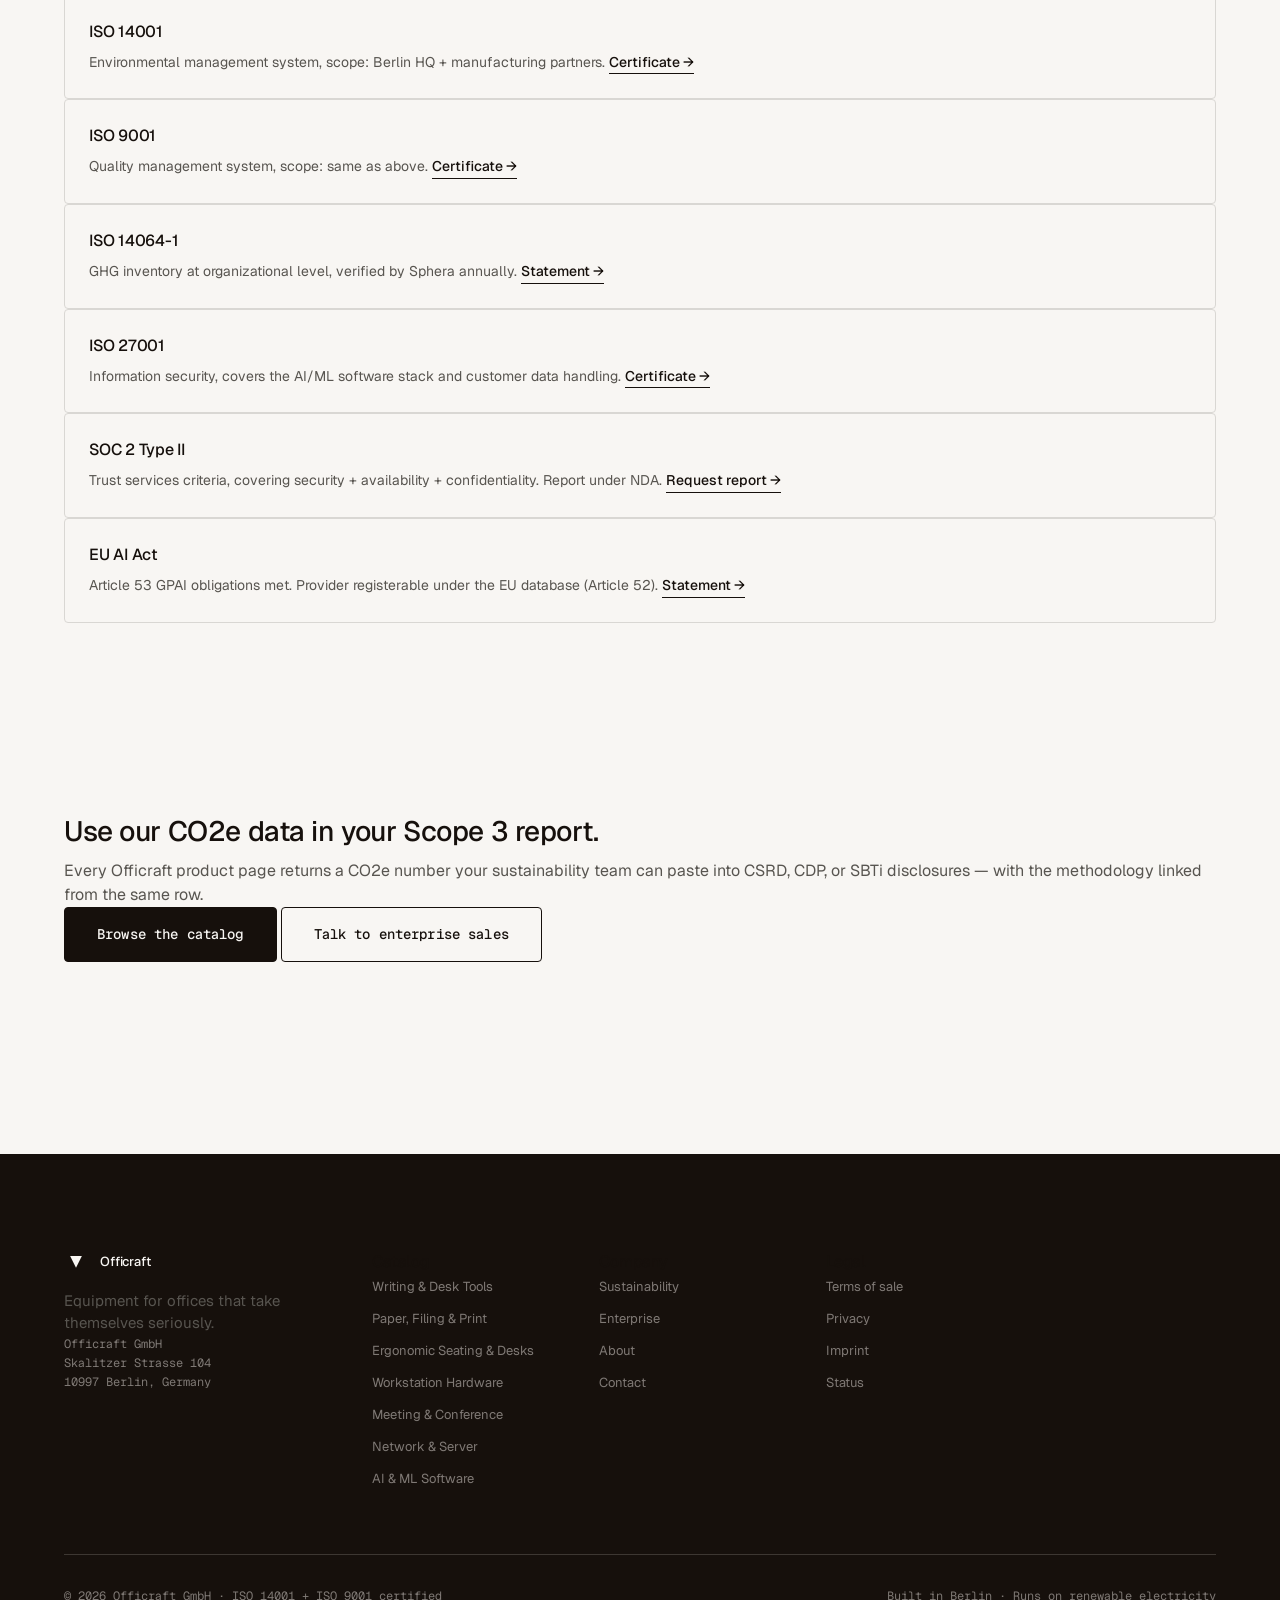
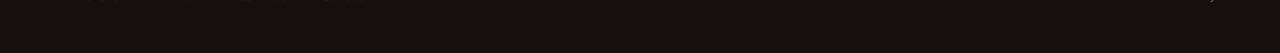
<file: officraft/sustainability.html>
<!DOCTYPE html>
<html lang="en">
<head>
  <meta charset="UTF-8" />
  <meta name="viewport" content="width=device-width, initial-scale=1.0" />
  <meta name="theme-color" content="#0E1116" />
  <title>Sustainability — Officraft</title>
  <meta name="description" content="Per-SKU CO2e on every product page, verified by Sphera LCA practitioners. Cradle-to-gate for physical goods, per-call for software. Methodology on the page, not behind a link." />
  <link rel="preconnect" href="https://fonts.googleapis.com" />
  <link rel="preconnect" href="https://fonts.gstatic.com" crossorigin />
  <link href="https://fonts.googleapis.com/css2?family=Geist:wght@200;300;400;500;600;700&family=Geist+Mono:wght@400;500;600&family=IBM+Plex+Mono:wght@400;500&display=swap" rel="stylesheet" />
  <link rel="stylesheet" href="styles.css" />
  <link rel="icon" href="data:image/svg+xml,%3Csvg xmlns='http://www.w3.org/2000/svg' viewBox='0 0 32 32'%3E%3Crect width='32' height='32' fill='%23211F1B'/%3E%3Cpolygon points='8,8 24,8 16,24' fill='%23F8F6F2'/%3E%3C/svg%3E" />
</head>
<body>
  <a class="skip-to-content" href="#main">Skip to content</a>

  <header class="topnav">
      <div class="container topnav__inner">
        <a href="index.html" class="topnav__logo" aria-label="Officraft home">
          <span class="topnav__logo-mark" aria-hidden="true"></span>
          <span>Officraft</span>
          <span class="topnav__logo-meta">Berlin · Est. 2023</span>
        </a>
        <nav aria-label="Primary">
          <ul class="topnav__links">
            <li><a href="catalog.html">Catalog</a></li>
            <li><a href="sustainability.html" aria-current="page">Sustainability</a></li>
            <li><a href="enterprise.html">Enterprise</a></li>
            <li><a href="about.html">About</a></li>
          </ul>
        </nav>
        <div class="topnav__actions">
          <a href="catalog.html" class="btn btn--secondary btn--sm topnav__cta">Open catalog</a>
          <button class="topnav__cart" data-open-cart aria-label="Open quote list (0 items)">
            <svg width="20" height="20" viewBox="0 0 256 256" fill="none" stroke="currentColor" stroke-width="16" stroke-linecap="round" stroke-linejoin="round" aria-hidden="true">
              <path d="M40 72h176l-16 112H56L40 72z"/>
              <path d="M88 104V72a40 40 0 0 1 80 0v32"/>
            </svg>
            <span class="topnav__cart-count" data-cart-count style="display:none">0</span>
          </button>
          <button class="topnav__menu-btn" data-menu-btn aria-label="Open menu" aria-expanded="false">
            <svg width="20" height="20" viewBox="0 0 256 256" fill="none" stroke="currentColor" stroke-width="16" stroke-linecap="round" stroke-linejoin="round" aria-hidden="true">
              <line x1="40" y1="64" x2="216" y2="64"/>
              <line x1="40" y1="128" x2="216" y2="128"/>
              <line x1="40" y1="192" x2="216" y2="192"/>
            </svg>
          </button>
        </div>
      </div>
    </header>

  <nav class="mobile-menu" data-mobile-menu aria-hidden="true" aria-label="Mobile">
    <ul>
      <li><a href="index.html">Home</a></li>
      <li><a href="catalog.html">Catalog</a></li>
      <li><a href="sustainability.html">Sustainability</a></li>
      <li><a href="enterprise.html">Enterprise</a></li>
      <li><a href="about.html">About</a></li>
    </ul>
  </nav>

  <main id="main">

    <section class="hero">
      <div class="container">
        <span class="hero__eyebrow">Sustainability · Per-SKU data</span>
        <h1 class="display-1 hero__title" style="max-width: 20ch;">The data is the brand.</h1>
        <p class="hero__sub">Every Officraft SKU — pens, chairs, servers, LLM inference calls — has a per-unit CO2e number on its product page, with the methodology, the boundary, the practitioner, and the verification cadence linked from the same place. Not on a brochure. Not in a separate PDF. On the page where you decide whether to buy.</p>
      </div>
    </section>

    <!-- Live data table -->
    <section class="tight" id="data">
      <div class="container">
        <div class="section-head">
          <span class="section-head__eyebrow">Live data</span>
          <h2 class="h1 section-head__title">Top 10 SKUs by CO2e intensity.</h2>
          <p class="section-head__sub">Sortable by category, by CO2e, by recycled content. Download as CSV. Updated quarterly. Methodology on the page below.</p>
        </div>

        <div style="overflow-x: auto;">
          <table class="lca-table" aria-label="Per-SKU CO2e data">
            <thead>
              <tr>
                <th scope="col">SKU</th>
                <th scope="col">Product</th>
                <th scope="col">CO2e per unit</th>
                <th scope="col">Recycled content</th>
                <th scope="col">Category</th>
              </tr>
            </thead>
            <tbody>
              <tr><td><span class="mono-data">OF-CMP-002</span></td><td>Workstation Tower, M5 Ultra</td><td>248,00 kg</td><td>88%</td><td>Workstation</td></tr>
              <tr><td><span class="mono-data">OF-CMP-001</span></td><td>Workstation Tower, M3 Pro</td><td>142,00 kg</td><td>85%</td><td>Workstation</td></tr>
              <tr><td><span class="mono-data">OF-SRV-002</span></td><td>Server, 2U Performance</td><td>132,60 kg</td><td>75%</td><td>Network &amp; Server</td></tr>
              <tr><td><span class="mono-data">OF-SRV-001</span></td><td>Server, 1U Standard</td><td>64,80 kg</td><td>70%</td><td>Network &amp; Server</td></tr>
              <tr><td><span class="mono-data">OF-NET-001</span></td><td>Switch, 48-Port PoE+</td><td>32,80 kg</td><td>—</td><td>Network &amp; Server</td></tr>
              <tr><td><span class="mono-data">OF-CHR-002</span></td><td>Executive Chair, Leather</td><td>28,60 kg</td><td>—</td><td>Seating</td></tr>
              <tr><td><span class="mono-data">OF-DSK-101</span></td><td>Sit-Stand Desk, Electric</td><td>26,40 kg</td><td>78%</td><td>Seating</td></tr>
              <tr><td><span class="mono-data">OF-DSP-002</span></td><td>Monitor 32" 5K, Studio</td><td>26,40 kg</td><td>67%</td><td>Workstation</td></tr>
              <tr><td><span class="mono-data">OF-DSP-001</span></td><td>Monitor 27" 4K, ProColor</td><td>18,60 kg</td><td>60%</td><td>Workstation</td></tr>
              <tr><td><span class="mono-data">OF-CHR-001</span></td><td>Task Chair, Mesh Back</td><td>18,40 kg</td><td>64%</td><td>Seating</td></tr>
            </tbody>
          </table>
        </div>

        <p class="muted small" style="margin-top: 16px;">Showing 10 of 39 SKUs. Software products report CO2e per-API-call in the response header (<code class="mono-data" style="font-size: 0.8125rem;">X-Officraft-CO2e-grams</code>) and on their product detail pages. <a href="#" style="color: var(--paper); text-decoration: underline;">Download full CSV (39 rows, 4.2 kB)</a></p>
      </div>
    </section>

    <!-- Methodology -->
    <section id="methodology">
      <div class="container">
        <div class="section-head">
          <span class="section-head__eyebrow">Methodology</span>
          <h2 class="h1 section-head__title">How we measure.</h2>
          <p class="section-head__sub">A four-question rubric that every number on this page has been answered to. If your sustainability lead asks any of these, the answer is on the page.</p>
        </div>

        <div class="method-grid">
          <div class="method-item">
            <h3>1. What is the boundary?</h3>
            <p><strong>Cradle-to-gate</strong> for physical goods. That includes raw material extraction, processing, manufacturing, and inbound logistics to our warehouse. It does not include outbound freight (we report that separately per shipment) or use-phase energy (where it varies wildly by customer infrastructure).</p>
          </div>
          <div class="method-item">
            <h3>2. Who audits it?</h3>
            <p><strong>Sphera</strong> (formerly thinkstep) is our LCA practitioner. They re-review the model annually and re-certify every SKU whose bill of materials changes by &gt;5%. The audit report is available under NDA to enterprise customers.</p>
          </div>
          <div class="method-item">
            <h3>3. What standards?</h3>
            <p><strong>ISO 14067</strong> for the carbon footprint of products. <strong>ISO 14064-1</strong> for our organizational Scope 1, 2, and 3 inventory. <strong>GHG Protocol</strong> for the underlying methodology. <strong>EPD International</strong> framework where the product is in a sector with an existing PCR (product category rules).</p>
          </div>
          <div class="method-item">
            <h3>4. How current is it?</h3>
            <p>The per-SKU table is refreshed <strong>quarterly</strong>. The data on any product page is timestamped. If you downloaded our numbers six months ago, they're already stale — the CSV link above always points at the current quarter.</p>
          </div>
        </div>
      </div>
    </section>

    <!-- Software sustainability -->
    <section>
      <div class="container">
        <div class="section-head">
          <span class="section-head__eyebrow">Software</span>
          <h2 class="h1 section-head__title">CO2e for inference, the same way we report it for chairs.</h2>
          <p class="section-head__sub">Our AI/ML software SKUs return CO2e in grams per API call, in the response header, on every request. The same number appears on the product detail page, on the sustainability page, and in the monthly usage report.</p>
        </div>

        <div class="method-grid">
          <div class="method-item">
            <h3>Region</h3>
            <p>Frankfurt (default) and Stockholm, both on 100% contracted renewable electricity via long-term power purchase agreements (PPAs) with verified European wind + solar operators.</p>
          </div>
          <div class="method-item">
            <h3>Per-call measurement</h3>
            <p>Response header <code class="mono-data" style="font-size: 0.8125rem;">X-Officraft-CO2e-grams</code>. Computed from GPU-seconds × datacenter PUE × grid emission factor (0, for our renewable-PPA regions). Audited by Sphera.</p>
          </div>
          <div class="method-item">
            <h3>Data residency + retention</h3>
            <p>Zero-retention inference by default. Customer prompts and completions are not stored, logged, or used for training. Customer-owned keys are encrypted at rest with HSM-managed KMS.</p>
          </div>
          <div class="method-item">
            <h3>Compliance</h3>
            <p>SOC 2 Type II + ISO 27001 certified. EU AI Act Article 53 GPAI obligations met. GDPR Art. 28 DPA included by default. The DPA covers EU and UK data residency commitments.</p>
          </div>
        </div>
      </div>
    </section>

    <!-- Take-back program -->
    <section>
      <div class="container">
        <div class="section-head">
          <span class="section-head__eyebrow">Take-back program</span>
          <h2 class="h1 section-head__title">We take it back at end of life. Free. We handle the logistics.</h2>
          <p class="section-head__sub">Officraft chairs, desks, displays, servers, and conference bars are eligible for our end-of-life take-back program. We arrange collection, parts recovery, recycling, and you receive a diversion certificate for your Scope 3 reporting.</p>
        </div>

        <div class="stat-strip">
          <div class="stat">
            <div class="stat__num">142 t</div>
            <div class="stat__label">Diverted from landfill through the Officraft take-back program, 2024–2026 (verifiable in our annual sustainability report)</div>
          </div>
          <div class="stat">
            <div class="stat__num">96%</div>
            <div class="stat__label">Average recyclability of Officraft chairs by mass, verified at take-back</div>
          </div>
          <div class="stat">
            <div class="stat__num">14</div>
            <div class="stat__label">EU countries where take-back is currently operational (full list on request)</div>
          </div>
        </div>
      </div>
    </section>

    <!-- Certifications -->
    <section>
      <div class="container">
        <div class="section-head">
          <span class="section-head__eyebrow">Certifications</span>
          <h2 class="h1 section-head__title">The certificate list, with links to the actual certificates.</h2>
          <p class="section-head__sub">Not logo soup. Each entry links to the issuing body's record or a downloadable copy of the certificate PDF.</p>
        </div>
        <div class="grid-3">
          <div class="card"><h3 class="card__title">ISO 14001</h3><p class="card__desc">Environmental management system, scope: Berlin HQ + manufacturing partners. <a href="#" class="btn btn--tertiary" style="padding: 0;">Certificate →</a></p></div>
          <div class="card"><h3 class="card__title">ISO 9001</h3><p class="card__desc">Quality management system, scope: same as above. <a href="#" class="btn btn--tertiary" style="padding: 0;">Certificate →</a></p></div>
          <div class="card"><h3 class="card__title">ISO 14064-1</h3><p class="card__desc">GHG inventory at organizational level, verified by Sphera annually. <a href="#" class="btn btn--tertiary" style="padding: 0;">Statement →</a></p></div>
          <div class="card"><h3 class="card__title">ISO 27001</h3><p class="card__desc">Information security, covers the AI/ML software stack and customer data handling. <a href="#" class="btn btn--tertiary" style="padding: 0;">Certificate →</a></p></div>
          <div class="card"><h3 class="card__title">SOC 2 Type II</h3><p class="card__desc">Trust services criteria, covering security + availability + confidentiality. Report under NDA. <a href="enterprise.html#contact" class="btn btn--tertiary" style="padding: 0;">Request report →</a></p></div>
          <div class="card"><h3 class="card__title">EU AI Act</h3><p class="card__desc">Article 53 GPAI obligations met. Provider registerable under the EU database (Article 52). <a href="#" class="btn btn--tertiary" style="padding: 0;">Statement →</a></p></div>
        </div>
      </div>
    </section>

    <section>
      <div class="container">
        <div class="cta-strip">
          <div>
            <h2 class="h1">Use our CO2e data in your Scope 3 report.</h2>
            <p class="muted" style="margin-top: 12px;">Every Officraft product page returns a CO2e number your sustainability team can paste into CSRD, CDP, or SBTi disclosures — with the methodology linked from the same row.</p>
          </div>
          <div class="cta-strip__actions">
            <a href="catalog.html" class="btn btn--primary btn--lg">Browse the catalog</a>
            <a href="enterprise.html#contact" class="btn btn--secondary btn--lg">Talk to enterprise sales</a>
          </div>
        </div>
      </div>
    </section>

  </main>

  <footer class="footer">
    <div class="container">
      <div class="footer__grid">
        <div class="footer__col">
          <a href="index.html" class="topnav__logo" style="color: var(--paper)">
            <span class="topnav__logo-mark" aria-hidden="true"></span>
            <span>Officraft</span>
          </a>
          <p class="muted" style="margin-top: 16px; font-size: 0.9375rem; max-width: 28ch;">Equipment for offices that take themselves seriously.</p>
          <address class="footer__address">
            Officraft GmbH<br/>
            Skalitzer Strasse 104<br/>
            10997 Berlin, Germany
          </address>
        </div>
        <div class="footer__col">
          <h4>Catalog</h4>
          <ul>
            <li><a href="catalog.html#cat-1">Writing &amp; Desk Tools</a></li>
            <li><a href="catalog.html#cat-2">Paper, Filing &amp; Print</a></li>
            <li><a href="catalog.html#cat-3">Ergonomic Seating &amp; Desks</a></li>
            <li><a href="catalog.html#cat-4">Workstation Hardware</a></li>
            <li><a href="catalog.html#cat-5">Meeting &amp; Conference</a></li>
            <li><a href="catalog.html#cat-6">Network &amp; Server</a></li>
            <li><a href="catalog.html#cat-7">AI &amp; ML Software</a></li>
          </ul>
        </div>
        <div class="footer__col">
          <h4>Company</h4>
          <ul>
            <li><a href="sustainability.html">Sustainability</a></li>
            <li><a href="enterprise.html">Enterprise</a></li>
            <li><a href="about.html">About</a></li>
            <li><a href="about.html#contact">Contact</a></li>
          </ul>
        </div>
        <div class="footer__col">
          <h4>Legal</h4>
          <ul>
            <li><a href="#">Terms of sale</a></li>
            <li><a href="#">Privacy</a></li>
            <li><a href="#">Imprint</a></li>
            <li><a href="#">Status</a></li>
          </ul>
        </div>
      </div>
      <div class="footer__bottom">
        <span>© 2026 Officraft GmbH · ISO 14001 + ISO 9001 certified</span>
        <span class="footer__built">Built in Berlin · Runs on renewable electricity</span>
      </div>
    </div>
  </footer>

  <div data-cart-drawer class="cart-drawer" aria-hidden="true" aria-label="Quote list" role="dialog">
    <div class="cart-drawer__head">
      <div class="cart-drawer__title">Quote list</div>
      <button class="cart-drawer__close" data-close-cart aria-label="Close quote list">
        <svg width="18" height="18" viewBox="0 0 256 256" fill="none" stroke="currentColor" stroke-width="20" stroke-linecap="round" stroke-linejoin="round" aria-hidden="true"><line x1="48" y1="48" x2="208" y2="208"/><line x1="208" y1="48" x2="48" y2="208"/></svg>
      </button>
    </div>
    <div class="cart-drawer__body" data-cart-body></div>
    <div class="cart-drawer__foot" data-cart-foot>
      <div style="display: flex; justify-content: space-between; margin-bottom: 16px;">
        <span class="muted small">Subtotal</span>
        <span class="mono-data" data-cart-subtotal>0,00 EUR</span>
      </div>
      <p class="small muted" style="margin-bottom: 16px;">Freight calculated at checkout. One line item regardless of categories. Net-30 from 5,000 EUR.</p>
      <a href="enterprise.html#quote" class="btn btn--primary" style="width: 100%; justify-content: center;">Request a quote</a>
    </div>
  </div>
  <div data-cart-backdrop style="display:none; position: fixed; inset: 0; background: rgba(0,0,0,0.5); z-index: 99;" aria-hidden="true"></div>

  <script src="app.js"></script>
</body>
</html>
</file>
<file: officraft/styles.css>
/* Officraft V3 design system — McMaster × Anthropic × Polaris × Linear
 * See DESIGN.md for the spec. This file is the implementation.
 * Two registers share tokens: editorial (home/enterprise/sustainability/about)
 * and utility (catalog/PDP). Both render against the same warm-cream paper.
 */

/* =========================================================================
 * 1. DESIGN TOKENS
 * ========================================================================= */

:root {
  /* Paper (warm-cream surface, warm-tinted neutrals — NOT cool slate) */
  --paper:         oklch(97.5% 0.005 80);   /* #F8F6F2 — page bg */
  --paper-muted:   oklch(45%   0.008 80);   /* #6F6A60 — secondary text */
  --paper-faint:   oklch(94%   0.006 80);   /* #EFEBE2 — alt section bg, hover */
  --paper-line:    oklch(88%   0.006 80);   /* #DDD9D0 — hairline borders */
  --paper-faint-2: oklch(45%   0.008 80);   /* alias, kept for clarity */

  /* Ink (warm-tinted near-black for text + dark sections) */
  --ink:           oklch(18%   0.012 60);   /* #211F1B — primary text */
  --ink-raised:    oklch(24%   0.014 60);   /* #322F28 — dark section bg */
  --ink-line:      oklch(34%   0.012 60);   /* #524E45 — dark hairline */
  --ink-muted:     oklch(58%   0.010 60);   /* #92897C — muted on dark */

  /* Accent — single saturated color, ≤10% surface area */
  --accent:        oklch(64%   0.180 38);   /* #F26B1F — the brand orange */
  --accent-soft:   oklch(85%   0.060 38);   /* tint */
  --accent-deep:   oklch(45%   0.150 38);   /* press state */
  --accent-ink:    oklch(42%   0.145 38);   /* accent used as text on paper (AA 6.3:1) */

  /* Functional, used sparingly, never decorative */
  --positive:      oklch(58%   0.110 152);  /* EU/renewable, in-stock */
  --negative:      oklch(55%   0.160 25);   /* out-of-stock, error */
  --warning:       oklch(72%   0.130 75);   /* low-stock */

  /* Typography — Vercel Geist (free), IBM Plex fallback. No Inter. */
  --font-sans:     "Geist", "IBM Plex Sans", system-ui, -apple-system, sans-serif;
  --font-mono:     "Geist Mono", "IBM Plex Mono", ui-monospace, monospace;

  /* Spacing — 4px base */
  --space-1:  4px;
  --space-2:  8px;
  --space-3:  12px;
  --space-4:  16px;
  --space-5:  24px;
  --space-6:  32px;
  --space-8:  48px;
  --space-10: 64px;
  --space-12: 96px;
  --space-16: 144px;
  --space-20: 192px;

  /* Radius — flat, sharp, archival */
  --r-0:   0;
  --r-1:   2px;
  --r-2:   4px;
  --r-3:   8px;
  --r-pill: 999px;

  /* Hairlines only — no drop shadows with blur */
  --e-hairline: 1px solid var(--paper-line);
  --e-hairline-dark: 1px solid var(--ink-line);

  /* Motion */
  --ease-out: cubic-bezier(0.16, 1, 0.3, 1);
  --ease-spring: cubic-bezier(0.34, 1.56, 0.64, 1);
  --dur-fast: 120ms;
  --dur-base: 200ms;
  --dur-slow: 400ms;

  /* Z */
  --z-base:    0;
  --z-raised:  10;
  --z-overlay: 100;
  --z-toast:   1000;
}

/* =========================================================================
 * 2. RESET + BASE
 * ========================================================================= */

*, *::before, *::after { box-sizing: border-box; }
html, body { margin: 0; padding: 0; }
html { -webkit-text-size-adjust: 100%; }

body {
  overflow-x: clip;
  font-family: var(--font-sans);
  font-size: 16px;
  line-height: 1.5;
  color: var(--ink);
  background: var(--paper);
  -webkit-font-smoothing: antialiased;
  -moz-osx-font-smoothing: grayscale;
  font-feature-settings: "ss01" 1, "cv11" 1;
  text-rendering: optimizeLegibility;
}

img, svg { display: block; max-width: 100%; }

/* Focus — visible orange ring, the only orange on most pages */
a:focus-visible, button:focus-visible, input:focus-visible, select:focus-visible,
textarea:focus-visible, [tabindex]:focus-visible {
  outline: 2px solid var(--accent);
  outline-offset: 2px;
}

/* Skip link */
.skip-to-content {
  position: absolute; top: -100px; left: 16px;
  background: var(--ink); color: var(--paper);
  padding: var(--space-3) var(--space-4);
  text-decoration: none; font-weight: 500;
  z-index: var(--z-toast);
  transition: top var(--dur-base) var(--ease-out);
}
.skip-to-content:focus { top: 16px; }

/* =========================================================================
 * 3. TYPOGRAPHY
 * ========================================================================= */

h1, h2, h3, h4, h5, h6 { margin: 0; font-weight: 500; letter-spacing: -0.015em; color: var(--ink); }
p { margin: 0; }
a { color: inherit; text-decoration: none; transition: color var(--dur-fast) var(--ease-out); }
a:hover { color: var(--accent-deep); }
strong { font-weight: 500; }

/* Modular type scale */
.display-xl {
  font-size: clamp(2.75rem, 6vw, 4.5rem);
  line-height: 1.02;
  letter-spacing: -0.035em;
  font-weight: 300;       /* light weight + tight tracking = designed, not loud */
  color: var(--ink);
}
.display-lg {
  font-size: clamp(2rem, 4vw, 2.875rem);
  line-height: 1.06;
  letter-spacing: -0.025em;
  font-weight: 400;
}
.h1    { font-size: clamp(1.375rem, 2.4vw, 1.75rem); line-height: 1.15; letter-spacing: -0.015em; font-weight: 500; }
.h2    { font-size: clamp(1.125rem, 1.8vw, 1.375rem); line-height: 1.2; font-weight: 500; }
.h3    { font-size: 1rem; line-height: 1.3; font-weight: 500; }
.body  { font-size: 1rem; line-height: 1.55; }
.small { font-size: 0.875rem; line-height: 1.5; }

.mono-data {
  font-family: var(--font-mono);
  font-size: 0.8125rem;
  font-weight: 500;
  font-variant-numeric: tabular-nums;
}
.mono-data--lg {
  font-family: var(--font-mono);
  font-size: 1rem;
  font-weight: 500;
  font-variant-numeric: tabular-nums;
}

/* Micro-label — section eyebrow, CO2e unit, SKU prefix. Used sparingly. */
.micro-label {
  font-family: var(--font-mono);
  font-size: 0.75rem;
  font-weight: 500;
  letter-spacing: 0.01em;
  text-transform: none;
  color: var(--paper-muted);
}
.micro-label--accent { color: var(--accent-ink); }

/* Body prose — for editorial long-form */
.prose {
  max-width: 65ch;
  font-size: 1.0625rem;
  line-height: 1.65;
  color: var(--ink);
}
.prose p + p { margin-top: var(--space-4); }
.prose strong { color: var(--ink); }
.prose a {
  text-decoration: underline;
  text-decoration-color: var(--paper-line);
  text-underline-offset: 3px;
  text-decoration-thickness: 1px;
}
.prose a:hover { text-decoration-color: var(--accent); color: var(--accent-deep); }

.muted   { color: var(--paper-muted); }
.accent  { color: var(--accent); }

/* =========================================================================
 * 4. LAYOUT
 * ========================================================================= */

.container { max-width: 1280px; margin: 0 auto; padding: 0 var(--space-5); }
@media (min-width: 768px)  { .container { padding: 0 var(--space-8); } }
@media (min-width: 1280px) { .container { padding: 0 var(--space-10); } }

.container--narrow { max-width: 920px; }

main { display: block; }

section { padding: var(--space-12) 0; }
section.tight { padding: var(--space-10) 0; }
section.airy  { padding: clamp(80px, 10vw, 144px) 0; }
section.dark  { background: var(--ink-raised); color: var(--paper); }
section.dark h1, section.dark h2, section.dark h3 { color: var(--paper); }
section.dark .muted { color: var(--ink-muted); }
section.dark .micro-label { color: var(--ink-muted); }

.divider { border: 0; border-top: var(--e-hairline); margin: 0; }

/* Asymmetric editorial section head */
.section-head { margin-bottom: var(--space-10); }
.section-head__editorial {
  display: grid;
  grid-template-columns: 1fr;
  gap: var(--space-5);
  max-width: 880px;
}
@media (min-width: 900px) {
  .section-head__editorial {
    grid-template-columns: 200px 1fr;
    gap: var(--space-10);
    align-items: start;
  }
}
.section-head__editorial .micro-label { padding-top: 0.45em; }
.section-head__editorial .display-xl,
.section-head__editorial .display-lg { grid-column: 1 / -1; }
.section-head__editorial .prose { grid-column: 2; }

/* =========================================================================
 * 5. TOPNAV
 * ========================================================================= */

.topnav {
  border-bottom: var(--e-hairline);
  background: var(--paper);
  position: sticky;
  top: 0;
  z-index: var(--z-raised);
}
.topnav__inner {
  display: grid;
  grid-template-columns: auto 1fr auto;
  align-items: center;
  gap: var(--space-6);
  height: 64px;
}
.topnav__logo {
  display: flex;
  align-items: center;
  gap: var(--space-3);
  font-weight: 500;
  font-size: 1rem;
  letter-spacing: -0.01em;
  color: var(--ink);
}
.topnav__logo-mark {
  width: 24px; height: 24px;
  background: var(--ink);
  display: inline-block;
  /* Simple geometric mark: filled square with cut-out slash — sharp, archival */
  position: relative;
}
.topnav__logo-mark::after {
  content: '';
  position: absolute;
  inset: 6px;
  background: var(--paper);
  clip-path: polygon(0 0, 100% 0, 50% 100%);
}
.topnav__logo-meta {
  display: none;
  font-family: var(--font-mono);
  font-size: 0.75rem;
  letter-spacing: 0.1em;
  text-transform: none;
  color: var(--paper-muted);
  padding-left: var(--space-4);
  border-left: var(--e-hairline);
  margin-left: var(--space-3);
}
@media (min-width: 1100px) { .topnav__logo-meta { display: inline-block; } }

.topnav__links {
  display: none;
  list-style: none;
  margin: 0; padding: 0;
  gap: var(--space-6);
  justify-content: center;
}
@media (min-width: 900px) { .topnav__links { display: flex; } }
.topnav__links a {
  font-size: 0.875rem;
  font-weight: 500;
  color: var(--ink);
  padding: var(--space-2) 0;
}
.topnav__links a[aria-current="page"] { color: var(--accent-deep); border-bottom: 1px solid var(--accent); }
.topnav__links a:hover { color: var(--accent-deep); }

.topnav__actions { display: flex; align-items: center; gap: var(--space-3); justify-self: end; }
.topnav__cart {
  width: 36px; height: 36px;
  display: inline-flex; align-items: center; justify-content: center;
  border: var(--e-hairline);
  background: transparent;
  color: var(--ink);
  cursor: pointer;
  position: relative;
  border-radius: var(--r-2);
  transition: background var(--dur-fast) var(--ease-out);
}
.topnav__cart:hover { background: var(--paper-faint); }
.topnav__cart-count {
  position: absolute;
  top: -6px; right: -6px;
  min-width: 18px; height: 18px;
  padding: 0 5px;
  background: var(--accent);
  color: var(--paper);
  font-family: var(--font-mono);
  font-size: 0.6875rem;
  font-weight: 600;
  display: inline-flex; align-items: center; justify-content: center;
  border-radius: var(--r-pill);
}
.topnav__menu-btn {
  display: inline-flex;
  width: 36px; height: 36px;
  align-items: center; justify-content: center;
  border: var(--e-hairline);
  background: transparent;
  cursor: pointer;
  border-radius: var(--r-2);
}
@media (min-width: 900px) { .topnav__menu-btn { display: none; } }

.mobile-menu {
  display: none;
  border-bottom: var(--e-hairline);
  background: var(--paper);
}
.mobile-menu.is-open { display: block; }
.mobile-menu ul { list-style: none; padding: var(--space-4) var(--space-5); margin: 0; }
.mobile-menu li + li { border-top: var(--e-hairline); }
.mobile-menu a {
  display: block;
  padding: var(--space-4) 0;
  font-size: 1rem;
  font-weight: 500;
}

/* =========================================================================
 * 6. BUTTONS — sharp, mono, no glow
 * ========================================================================= */

.btn {
  display: inline-flex;
  align-items: center;
  justify-content: center;
  gap: var(--space-2);
  font-family: var(--font-mono);
  font-size: 0.8125rem;
  font-weight: 500;
  letter-spacing: 0.01em;
  text-transform: none;
  padding: var(--space-3) var(--space-5);
  border: 1px solid transparent;
  border-radius: var(--r-2);
  cursor: pointer;
  text-decoration: none;
  transition:
    background var(--dur-fast) var(--ease-out),
    color var(--dur-fast) var(--ease-out),
    border-color var(--dur-fast) var(--ease-out),
    transform var(--dur-fast) var(--ease-out);
}
.btn:active { transform: scale(0.985); }

.btn--primary {
  background: var(--ink);
  color: var(--paper);
  border-color: var(--ink);
}
.btn--primary:hover {
  background: var(--ink-raised);
  color: var(--paper);
}

.btn--secondary {
  background: transparent;
  color: var(--ink);
  border-color: var(--ink);
}
.btn--secondary:hover { background: var(--paper-faint); color: var(--ink); }

.btn--tertiary {
  background: transparent;
  color: var(--ink);
  border: 0;
  padding: var(--space-2) 0;
  border-bottom: 1px solid currentColor;
  border-radius: 0;
  text-transform: none;
  letter-spacing: 0;
  font-family: var(--font-sans);
  font-size: 0.875rem;
  font-weight: 500;
}
.btn--tertiary:hover { color: var(--accent-ink); }

.btn--accent {
  background: var(--accent);
  color: var(--paper);
  border-color: var(--accent);
}
.btn--accent:hover { background: var(--accent-deep); border-color: var(--accent-deep); }

.btn--lg { padding: var(--space-4) var(--space-6); font-size: 0.875rem; }
.btn--sm { padding: var(--space-2) var(--space-4); font-size: 0.75rem; }

/* =========================================================================
 * 7. FORM CONTROLS — sharp, hairline
 * ========================================================================= */

.input, select.input, textarea.input {
  font-family: var(--font-sans);
  font-size: 0.9375rem;
  padding: var(--space-3) var(--space-4);
  border: var(--e-hairline);
  background: var(--paper);
  color: var(--ink);
  border-radius: var(--r-2);
  width: 100%;
  transition: border-color var(--dur-fast) var(--ease-out);
}
.input:focus { border-color: var(--ink); outline: 0; }

.input--search { padding-left: 44px; }

.input--search-wrap .search-icon {
  position: absolute;
  left: var(--space-4);
  top: 50%;
  transform: translateY(-50%);
  color: var(--paper-muted);
  pointer-events: none;
}

.search-results {
  position: absolute;
  top: calc(100% + 4px);
  left: 0; right: 0;
  background: var(--paper);
  border: var(--e-hairline);
  border-radius: var(--r-2);
  max-height: 320px;
  overflow: auto;
  z-index: var(--z-overlay);
  display: none;
}
.search-results.is-open { display: block; }
.search-result {
  display: flex;
  align-items: center;
  justify-content: space-between;
  gap: var(--space-4);
  padding: var(--space-3) var(--space-4);
  border-bottom: var(--e-hairline);
  cursor: pointer;
}
.search-result:last-child { border-bottom: 0; }
.search-result:hover { background: var(--paper-faint); }
.search-result__sku { font-family: var(--font-mono); font-size: 0.75rem; color: var(--paper-muted); }
.search-result__name { font-size: 0.875rem; }

/* =========================================================================
 * 8. HERO (editorial)
 * ========================================================================= */

.hero { padding: clamp(64px, 8vw, 128px) 0 var(--space-12); }
.hero__grid {
  display: grid;
  grid-template-columns: 1fr;
  gap: var(--space-8);
}
@media (min-width: 1024px) {
  .hero__grid {
    grid-template-columns: 1.4fr 1fr;
    gap: var(--space-12);
    align-items: end;
  }
}
.hero__eyebrow {
  font-family: var(--font-mono);
  font-size: 0.75rem;
  font-weight: 500;
  letter-spacing: 0.01em;
  text-transform: none;
  color: var(--paper-muted);
  margin-bottom: var(--space-5);
  display: inline-flex;
  align-items: center;
  gap: var(--space-3);
}
.hero__eyebrow::before {
  content: '';
  width: 24px; height: 1px;
  background: var(--ink);
}
.hero__title { margin-bottom: var(--space-5); }
.hero__sub {
  max-width: 56ch;
  font-size: 1.125rem;
  line-height: 1.55;
  color: var(--ink);
  margin-bottom: var(--space-8);
}
.hero__sub strong { font-weight: 500; }
.hero__ctas {
  display: flex;
  flex-wrap: wrap;
  gap: var(--space-3);
  margin-bottom: var(--space-6);
}
.hero__hint {
  font-family: var(--font-mono);
  font-size: 0.75rem;
  color: var(--paper-muted);
  max-width: 60ch;
  line-height: 1.55;
}
.hero__hint strong { color: var(--ink); font-weight: 600; }

/* The single decisive imagery move on home — featured product block,
   positioned to the right of the hero text on desktop. */
.hero__featured {
  border-top: var(--e-hairline);
  border-bottom: var(--e-hairline);
  padding: var(--space-5) 0;
}
.hero__featured-row {
  display: grid;
  grid-template-columns: 96px 1fr auto;
  align-items: center;
  gap: var(--space-5);
}
.hero__featured-svg {
  width: 96px; height: 96px;
  border: var(--e-hairline);
  display: flex; align-items: center; justify-content: center;
  color: var(--ink);
}
.hero__featured-svg svg { width: 64px; height: 64px; }
.hero__featured-meta { display: flex; flex-direction: column; gap: var(--space-1); }
.hero__featured-sku { font-family: var(--font-mono); font-size: 0.75rem; color: var(--paper-muted); }
.hero__featured-name { font-size: 1rem; font-weight: 500; color: var(--ink); }
.hero__featured-spec { font-size: 0.8125rem; color: var(--paper-muted); }

/* =========================================================================
 * 9. CATALOG DIRECTORY (McMaster-style text hierarchy on home)
 * ========================================================================= */

.cat-dir {
  border-top: var(--e-hairline);
}
.cat-dir__row {
  display: grid;
  grid-template-columns: auto 1fr auto auto auto;
  gap: var(--space-6);
  align-items: baseline;
  padding: var(--space-5) 0;
  border-bottom: var(--e-hairline);
  transition: background var(--dur-fast) var(--ease-out);
}
.cat-dir__row:hover { background: var(--paper-faint); }
.cat-dir__num {
  font-family: var(--font-mono);
  font-size: 0.75rem;
  color: var(--paper-muted);
  min-width: 48px;
}
.cat-dir__name {
  font-size: 1.125rem;
  font-weight: 500;
  color: var(--ink);
  letter-spacing: -0.005em;
}
.cat-dir__count {
  font-family: var(--font-mono);
  font-size: 0.8125rem;
  color: var(--paper-muted);
  font-variant-numeric: tabular-nums;
}
.cat-dir__lead {
  font-family: var(--font-mono);
  font-size: 0.75rem;
  color: var(--paper-muted);
  display: none;
}
@media (min-width: 768px) { .cat-dir__lead { display: inline; } }
.cat-dir__arrow {
  font-family: var(--font-mono);
  color: var(--paper-muted);
  font-size: 0.875rem;
}
.cat-dir__row:hover .cat-dir__arrow { color: var(--accent); }

/* =========================================================================
 * 10. CATALOG PAGE (utility)
 * ========================================================================= */

.catalog-layout {
  display: grid;
  grid-template-columns: 1fr;
  gap: var(--space-8);
}
@media (min-width: 1024px) {
  .catalog-layout {
    grid-template-columns: 240px 1fr;
    gap: var(--space-10);
    align-items: start;
  }
}

.filter-rail {
  position: sticky;
  top: 80px;
  border-top: var(--e-hairline);
  padding-top: var(--space-5);
}
@media (max-width: 1023px) {
  .filter-rail {
    position: static;
    border-top: 0;
    border-bottom: var(--e-hairline);
    padding-top: 0;
  }
}
.filter-rail__group { padding: var(--space-4) 0; border-bottom: var(--e-hairline); }
.filter-rail__title {
  font-family: var(--font-mono);
  font-size: 0.75rem;
  font-weight: 500;
  letter-spacing: 0.01em;
  text-transform: none;
  color: var(--paper-muted);
  margin-bottom: var(--space-3);
}
.filter-rail__opt {
  display: flex; align-items: center; justify-content: space-between;
  padding: var(--space-2) 0;
  font-size: 0.875rem;
  cursor: pointer;
}
.filter-rail__opt:hover { color: var(--accent-deep); }
.filter-rail__opt-count {
  font-family: var(--font-mono);
  font-size: 0.75rem;
  color: var(--paper-muted);
  font-variant-numeric: tabular-nums;
}

.catalog-head {
  display: flex;
  align-items: baseline;
  justify-content: space-between;
  flex-wrap: wrap;
  gap: var(--space-4);
  padding-bottom: var(--space-5);
  border-bottom: var(--e-hairline);
  margin-bottom: 0;
}
.catalog-head__count {
  font-family: var(--font-mono);
  font-size: 0.875rem;
  font-variant-numeric: tabular-nums;
  color: var(--paper-muted);
}
.catalog-head__count strong { color: var(--ink); font-weight: 600; }

.catalog-list {
  border-top: 0;
}
.data-row {
  display: grid;
  grid-template-columns: 100px 1fr 110px 100px 80px 36px;
  align-items: center;
  gap: var(--space-4);
  padding: var(--space-4) 0;
  border-bottom: var(--e-hairline);
  transition: background var(--dur-fast) var(--ease-out);
  min-height: 56px;
}
.data-row:hover { background: var(--paper-faint); }
@media (max-width: 767px) {
  .data-row {
    grid-template-columns: 1fr 80px;
    grid-template-areas:
      "sku price"
      "name price"
      "meta meta"
      "add add";
    row-gap: var(--space-2);
    padding: var(--space-4) 0;
  }
  .data-row__sku { grid-area: sku; }
  .data-row__name { grid-area: name; }
  .data-row__price { grid-area: price; text-align: right; }
  .data-row__meta { grid-area: meta; }
  .data-row__add { grid-area: add; justify-self: end; }
}

.data-row__sku {
  font-family: var(--font-mono);
  font-size: 0.75rem;
  color: var(--paper-muted);
  font-weight: 500;
}
.data-row__name { display: flex; flex-direction: column; gap: 2px; min-width: 0; }
.data-row__name-main {
  font-size: 0.9375rem;
  font-weight: 500;
  color: var(--ink);
  text-overflow: ellipsis;
  overflow: hidden;
  white-space: nowrap;
}
.data-row__name-spec {
  font-family: var(--font-mono);
  font-size: 0.75rem;
  color: var(--paper-muted);
}
.data-row__price {
  font-family: var(--font-mono);
  font-size: 0.8125rem;
  font-weight: 500;
  font-variant-numeric: tabular-nums;
  color: var(--ink);
  text-align: right;
}
.data-row__price-from {
  font-size: 0.6875rem;
  color: var(--paper-muted);
  text-transform: none;
  letter-spacing: 0.01em;
  display: block;
}
.data-row__meta {
  display: flex;
  flex-wrap: wrap;
  gap: var(--space-2);
  font-family: var(--font-mono);
  font-size: 0.6875rem;
  color: var(--paper-muted);
}
.meta-chip {
  display: inline-block;
  padding: 2px 6px;
  border: var(--e-hairline);
  border-radius: var(--r-1);
}
.meta-chip--cat { color: var(--ink); }
.meta-chip--eu { color: var(--positive); border-color: oklch(58% 0.110 152 / 0.3); }
.data-row__add {
  width: 32px; height: 32px;
  display: inline-flex; align-items: center; justify-content: center;
  border: var(--e-hairline);
  background: transparent;
  color: var(--ink);
  cursor: pointer;
  border-radius: var(--r-2);
  transition: background var(--dur-fast) var(--ease-out);
}
.data-row__add:hover { background: var(--ink); color: var(--paper); }

/* =========================================================================
 * 11. CATEGORY JUMP NAV (catalog)
 * ========================================================================= */

.cat-jump {
  display: flex;
  flex-wrap: wrap;
  gap: var(--space-2);
  padding: var(--space-4) 0;
  border-bottom: var(--e-hairline);
}
.cat-jump a {
  font-family: var(--font-mono);
  font-size: 0.75rem;
  padding: var(--space-2) var(--space-3);
  border: var(--e-hairline);
  border-radius: var(--r-2);
  color: var(--ink);
  background: var(--paper);
  transition: background var(--dur-fast) var(--ease-out);
}
.cat-jump a:hover { background: var(--ink); color: var(--paper); }

.category-section {
  padding: var(--space-10) 0 var(--space-12);
  border-top: var(--e-hairline);
}
.category-section:first-of-type { border-top: 0; padding-top: var(--space-6); }
.category-section__head {
  display: grid;
  grid-template-columns: 1fr;
  gap: var(--space-2);
  margin-bottom: var(--space-6);
}
@media (min-width: 768px) {
  .category-section__head {
    grid-template-columns: auto 1fr auto;
    align-items: baseline;
    gap: var(--space-6);
  }
}
.category-section__num {
  font-family: var(--font-mono);
  font-size: 0.8125rem;
  color: var(--paper-muted);
  font-weight: 500;
}
.category-section__title {
  font-size: clamp(1.5rem, 2.5vw, 1.875rem);
  letter-spacing: -0.015em;
  font-weight: 400;
  color: var(--ink);
}
.category-section__desc {
  font-size: 0.9375rem;
  color: var(--paper-muted);
  max-width: 60ch;
}

/* =========================================================================
 * 12. CARD PRIMITIVE (used SPARINGLY — utility/editorial mix)
 * No side-stripe borders. No identical 3-up grids.
 * ========================================================================= */

.subcat {
  margin-top: var(--space-8);
  padding-top: var(--space-5);
  border-top: 1px solid var(--paper-line);
}
.subcat:first-of-type { margin-top: 0; padding-top: 0; border-top: 0; }
.subcat__name {
  font-family: var(--font-mono);
  font-size: 0.75rem;
  font-weight: 500;
  letter-spacing: 0.01em;
  text-transform: none;
  color: var(--paper-muted);
  margin: 0 0 var(--space-5);
}

.card {
  border: var(--e-hairline);
  padding: var(--space-5);
  background: var(--paper);
  border-radius: var(--r-2);
}
.card--inset { background: var(--paper-faint); }
.card__title {
  font-size: 1rem;
  font-weight: 500;
  margin-bottom: var(--space-2);
  color: var(--ink);
}
.card__desc {
  font-size: 0.875rem;
  line-height: 1.55;
  color: var(--paper-muted);
}
.card__meta {
  margin-top: var(--space-4);
  padding-top: var(--space-3);
  border-top: var(--e-hairline);
  display: flex;
  justify-content: space-between;
  align-items: center;
  gap: var(--space-3);
}
/* Legacy SVG icon containment — catalog.html uses .card__icon for the product
   line drawings. Sized to 56px so they don't fill the parent. */
.card__icon,
.card__icon svg {
  width: 56px;
  height: 56px;
  max-width: 56px;
  color: var(--ink);
  display: block;
  flex-shrink: 0;
}
.card__price {
  font-family: var(--font-mono);
  font-size: 0.875rem;
  font-weight: 500;
  font-variant-numeric: tabular-nums;
  white-space: nowrap;
}
.card__price-label {
  font-size: 0.6875rem;
  text-transform: none;
  letter-spacing: 0.01em;
  color: var(--paper-muted);
  margin-right: var(--space-2);
  white-space: nowrap;
}

.co2e-badge {
  display: inline-flex;
  align-items: baseline;
  gap: 3px;
  padding: 3px 6px;
  border: 1px solid var(--paper-line);
  border-radius: var(--r-1);
  font-family: var(--font-mono);
  font-size: 0.6875rem;
  background: var(--paper-faint);
}
.co2e-badge__num {
  font-weight: 600;
  color: var(--ink);
  font-variant-numeric: tabular-nums;
}
.co2e-badge__unit {
  color: var(--paper-muted);
  text-transform: lowercase;
  letter-spacing: 0;
  font-size: 0.625rem;
}

/* =========================================================================
 * 13. STAT — replaces the banned hero-metric template.
 *    Used once per page as an inline data row, never as 3 flex blocks.
 * ========================================================================= */

.stat {
  display: grid;
  grid-template-columns: minmax(140px, 1fr) auto minmax(0, 2fr);
  gap: var(--space-4);
  padding: var(--space-3) 0;
  border-bottom: var(--e-hairline);
  align-items: baseline;
}
.stat:last-child { border-bottom: 0; }
.stat__label {
  font-family: var(--font-mono);
  font-size: 0.75rem;
  text-transform: none;
  letter-spacing: 0.1em;
  color: var(--paper-muted);
  font-weight: 500;
}
.stat__value {
  font-family: var(--font-mono);
  font-size: 1.125rem;
  font-weight: 500;
  color: var(--ink);
  font-variant-numeric: tabular-nums;
  text-align: right;
}
.stat__value-unit {
  font-size: 0.75rem;
  color: var(--paper-muted);
  margin-left: 4px;
  font-weight: 400;
}
.stat__note {
  font-size: 0.8125rem;
  color: var(--paper-muted);
  line-height: 1.5;
}

/* =========================================================================
 * 14. TABLE — bulk pricing, sustainability methodology, integration matrix
 * ========================================================================= */

/* Mechanic icon containment — enterprise.html uses .mechanic__icon for the
   9 mechanics inline SVGs. Sized to 32px so they sit beside the title, not
   above. */
.mechanic__icon,
.mechanic__icon svg {
  width: 32px;
  height: 32px;
  flex-shrink: 0;
  color: var(--ink);
  display: block;
}

.data-table {
  width: 100%;
  border-collapse: collapse;
  font-size: 0.875rem;
}
.data-table th, .data-table td {
  padding: var(--space-3) var(--space-4);
  text-align: left;
  border-bottom: var(--e-hairline);
  vertical-align: top;
}
.data-table th {
  font-family: var(--font-mono);
  font-size: 0.75rem;
  font-weight: 500;
  text-transform: none;
  letter-spacing: 0.1em;
  color: var(--paper-muted);
  background: var(--paper-faint);
  border-bottom: var(--e-hairline);
}
.data-table tbody tr:hover { background: var(--paper-faint); }
.data-table td.num { font-family: var(--font-mono); font-variant-numeric: tabular-nums; text-align: right; }
.data-table td.sku { font-family: var(--font-mono); color: var(--paper-muted); font-size: 0.8125rem; }

.int-matrix {
  display: grid;
  grid-template-columns: 1fr;
  border-top: var(--e-hairline);
}
@media (min-width: 640px) { .int-matrix { grid-template-columns: 1fr 1fr; } }
@media (min-width: 960px) { .int-matrix { grid-template-columns: repeat(3, 1fr); } }
.int-item {
  display: grid;
  grid-template-columns: 18px 1fr auto;
  gap: var(--space-3);
  align-items: center;
  padding: var(--space-4) 0;
  border-bottom: var(--e-hairline);
}
@media (min-width: 640px) {
  .int-item:nth-child(2n+1) { border-right: var(--e-hairline); padding-right: var(--space-5); }
  .int-item:nth-child(2n)   { padding-left: var(--space-5); }
  .int-item:nth-last-child(-n+2) { border-bottom: 0; }
}
@media (min-width: 960px) {
  .int-item:nth-child(2n+1) { border-right: 0; padding-right: 0; }
  .int-item:nth-child(2n)   { padding-left: 0; }
  .int-item { padding: var(--space-4) var(--space-5); border-right: var(--e-hairline); }
  .int-item:nth-child(3n)   { border-right: 0; }
  .int-item:nth-child(3n+1) { padding-left: 0; }
  .int-item:nth-child(3n+2) { padding-left: var(--space-5); padding-right: var(--space-5); }
  .int-item:nth-last-child(-n+3) { border-bottom: 0; }
}
.int-item__check { color: var(--positive); }
.int-item__name { font-size: 0.9375rem; font-weight: 500; color: var(--ink); }
.int-item__docs {
  font-family: var(--font-mono);
  font-size: 0.75rem;
  text-transform: none;
  letter-spacing: 0.01em;
  color: var(--paper-muted);
  padding-bottom: 1px;
  border-bottom: 1px solid var(--paper-line);
}
.int-item__docs:hover { color: var(--accent-deep); border-color: var(--accent); }

/* =========================================================================
 * 15. INTEGRATION TIMELINE (Day 1/2/3, Week 2)
 * ========================================================================= */

.timeline {
  display: grid;
  grid-template-columns: 1fr;
  gap: 0;
  border-top: var(--e-hairline);
}
@media (min-width: 768px) { .timeline { grid-template-columns: repeat(4, 1fr); } }
.timeline__step {
  padding: var(--space-5) var(--space-5) var(--space-5) 0;
  border-bottom: var(--e-hairline);
}
@media (min-width: 768px) {
  .timeline__step { border-bottom: 0; border-right: var(--e-hairline); padding-right: var(--space-5); }
  .timeline__step:last-child { border-right: 0; padding-right: 0; }
  .timeline__step:not(:first-child) { padding-left: var(--space-5); }
}
.timeline__date {
  font-family: var(--font-mono);
  font-size: 0.75rem;
  font-weight: 500;
  letter-spacing: 0.01em;
  text-transform: none;
  color: var(--accent);
  margin-bottom: var(--space-3);
}
.timeline__title {
  font-size: 1rem;
  font-weight: 500;
  margin-bottom: var(--space-2);
}
.timeline__desc {
  font-size: 0.875rem;
  color: var(--paper-muted);
  line-height: 1.55;
}

/* =========================================================================
 * 16. METHODOLOGY GRID (4 columns: Boundary / Auditor / Standards / Recency)
 * ========================================================================= */

.method-grid {
  display: grid;
  grid-template-columns: 1fr;
  border-top: var(--e-hairline);
}
@media (min-width: 768px) { .method-grid { grid-template-columns: repeat(2, 1fr); } }
@media (min-width: 1024px) { .method-grid { grid-template-columns: repeat(4, 1fr); } }
.method-item {
  padding: var(--space-5) var(--space-5) var(--space-5) 0;
  border-bottom: var(--e-hairline);
}
@media (min-width: 768px) {
  .method-item { border-right: var(--e-hairline); }
  .method-item:nth-child(2n) { border-right: 0; padding-left: var(--space-5); padding-right: 0; }
}
@media (min-width: 1024px) {
  .method-item { padding-right: var(--space-5); }
  .method-item:nth-child(2n) { padding-right: 0; padding-left: 0; border-right: var(--e-hairline); }
  .method-item:nth-child(4n+2),
  .method-item:nth-child(4n+3) { padding-left: var(--space-5); padding-right: var(--space-5); }
  .method-item:nth-child(4n)   { padding-left: var(--space-5); padding-right: 0; border-right: 0; }
  .method-item:nth-last-child(-n+2) { border-bottom: 0; }
  .method-item:nth-last-child(-n+3) { border-bottom: 0; }
}
.method-item__label {
  font-family: var(--font-mono);
  font-size: 0.75rem;
  font-weight: 500;
  letter-spacing: 0.01em;
  text-transform: none;
  color: var(--paper-muted);
  margin-bottom: var(--space-3);
}
.method-item__body {
  font-size: 0.875rem;
  color: var(--ink);
  line-height: 1.55;
}

/* =========================================================================
 * 17. CERTIFICATIONS GRID (SOC 2, ISO 27001, EU AI Act, ISO 14064-1)
 * ========================================================================= */

.cert-grid {
  display: grid;
  grid-template-columns: 1fr;
  border-top: var(--e-hairline);
}
@media (min-width: 640px) { .cert-grid { grid-template-columns: 1fr 1fr; } }
@media (min-width: 1024px) { .cert-grid { grid-template-columns: repeat(4, 1fr); } }
.cert-item {
  padding: var(--space-5) var(--space-5) var(--space-5) 0;
  border-bottom: var(--e-hairline);
}
@media (min-width: 640px) {
  .cert-item { border-right: var(--e-hairline); }
  .cert-item:nth-child(2n) { border-right: 0; padding-left: var(--space-5); padding-right: 0; }
}
@media (min-width: 1024px) {
  .cert-item { padding-right: var(--space-5); }
  .cert-item:nth-child(2n) { padding-right: 0; padding-left: 0; border-right: var(--e-hairline); }
  .cert-item:nth-child(4n+2),
  .cert-item:nth-child(4n+3) { padding-left: var(--space-5); padding-right: var(--space-5); }
  .cert-item:nth-child(4n)   { padding-left: var(--space-5); padding-right: 0; border-right: 0; }
  .cert-item:nth-last-child(-n+4) { border-bottom: 0; }
}

/* =========================================================================
 * 18. SUPPLY CHAIN TABLE (about.html)
 * ========================================================================= */

.supply-row {
  display: grid;
  grid-template-columns: 80px 1fr;
  gap: var(--space-4);
  padding: var(--space-5) 0;
  border-bottom: var(--e-hairline);
}
@media (min-width: 768px) {
  .supply-row {
    grid-template-columns: 80px 220px 1fr 1fr;
    gap: var(--space-6);
  }
}
.supply-row__num {
  font-family: var(--font-mono);
  font-size: 0.8125rem;
  color: var(--paper-muted);
}
.supply-row__cat { font-weight: 500; font-size: 0.9375rem; }
.supply-row__detail { font-size: 0.8125rem; color: var(--paper-muted); line-height: 1.5; }
.supply-row__detail strong { color: var(--ink); font-weight: 500; }

/* =========================================================================
 * 19. TEAM BLOCK (about.html — typographic, no photos)
 * ========================================================================= */

.team-grid {
  display: grid;
  grid-template-columns: 1fr;
  gap: var(--space-6);
}
@media (min-width: 768px) { .team-grid { grid-template-columns: repeat(2, 1fr); } }
@media (min-width: 1024px) { .team-grid { grid-template-columns: repeat(3, 1fr); } }

.team-row {
  padding: var(--space-4) 0;
  border-bottom: var(--e-hairline);
}
.team-row__name {
  font-size: 1rem;
  font-weight: 500;
  color: var(--ink);
}
.team-row__role {
  font-family: var(--font-mono);
  font-size: 0.75rem;
  text-transform: none;
  letter-spacing: 0.01em;
  color: var(--paper-muted);
  margin: var(--space-1) 0 var(--space-2);
}

/* =========================================================================
 * 20. SAMPLE PO MOCK (enterprise.html)
 * ========================================================================= */

.po-mock {
  border: var(--e-hairline);
  background: var(--paper);
  font-family: var(--font-mono);
  font-size: 0.8125rem;
  line-height: 1.6;
  padding: var(--space-5);
  white-space: pre-wrap;
  color: var(--ink);
  overflow-x: auto;
  border-radius: var(--r-2);
}
.po-mock .po-key { color: var(--paper-muted); }
.po-mock .po-val { color: var(--ink); }
.po-mock .po-total { color: var(--accent-deep); font-weight: 600; }

/* =========================================================================
 * 21. FOOTER — link-dense, Anthropic-scale
 * ========================================================================= */

.footer {
  background: var(--ink);
  color: var(--paper);
  padding: var(--space-12) 0 var(--space-8);
  margin-top: var(--space-12);
}
.footer a { color: var(--ink-muted); }
.footer a:hover { color: var(--paper); }
.footer__grid {
  display: grid;
  grid-template-columns: 1fr;
  gap: var(--space-8);
  padding-bottom: var(--space-10);
  border-bottom: 1px solid var(--ink-line);
}
@media (min-width: 768px) { .footer__grid { grid-template-columns: repeat(2, 1fr); } }
@media (min-width: 1024px) { .footer__grid { grid-template-columns: 1.5fr repeat(4, 1fr); gap: var(--space-10); } }
.footer__brand-block { display: flex; flex-direction: column; gap: var(--space-4); }
.footer__logo {
  font-size: 1.125rem;
  font-weight: 500;
  color: var(--paper);
  letter-spacing: -0.01em;
  display: flex;
  align-items: center;
  gap: var(--space-3);
}
.footer__logo-mark {
  width: 24px; height: 24px;
  background: var(--paper);
  display: inline-block;
  position: relative;
}
.footer__logo-mark::after {
  content: '';
  position: absolute;
  inset: 6px;
  background: var(--ink);
  clip-path: polygon(0 0, 100% 0, 50% 100%);
}
.footer__desc {
  font-size: 0.875rem;
  line-height: 1.55;
  color: var(--ink-muted);
  max-width: 36ch;
}
.footer__col-title {
  font-family: var(--font-mono);
  font-size: 0.75rem;
  font-weight: 500;
  letter-spacing: 0.01em;
  text-transform: none;
  color: var(--ink-muted);
  margin-bottom: var(--space-4);
}
.footer__col ul { list-style: none; padding: 0; margin: 0; display: flex; flex-direction: column; gap: var(--space-2); }
.footer__col a { font-size: 0.8125rem; }
.footer__bottom {
  display: flex;
  align-items: center;
  justify-content: space-between;
  flex-wrap: wrap;
  gap: var(--space-4);
  padding-top: var(--space-6);
  font-family: var(--font-mono);
  font-size: 0.75rem;
  color: var(--ink-muted);
}
.footer__bottom-links { display: flex; gap: var(--space-5); flex-wrap: wrap; }

/* =========================================================================
 * 23. UTILITY: hairlines, separators, micro-trust strips
 * ========================================================================= */

/* Mechanic card (enterprise page — the 9 mechanics grid)
   Each card has a real engineering illustration above a micro-label, title, prose.
   NOT identical to other cards — illustration makes each one geometrically distinct. */
.mechanics-grid {
  display: grid;
  grid-template-columns: 1fr;
  gap: var(--space-8) var(--space-6);
  margin-top: var(--space-10);
  border-top: var(--e-hairline);
  padding-top: var(--space-8);
}
@media (min-width: 768px)  { .mechanics-grid { grid-template-columns: 1fr 1fr; } }
@media (min-width: 1200px) { .mechanics-grid { grid-template-columns: repeat(3, 1fr); } }

.mechanic-card {
  display: flex;
  flex-direction: column;
  gap: var(--space-3);
  min-width: 0;
}
.mechanic-card__illus {
  border: var(--e-hairline);
  background: var(--paper-faint);
  position: relative;
  width: 100%;
  padding-bottom: 62.5%; /* 200/320 — explicit padding-bottom for aspect ratio
                            (avoids the aspect-ratio + display:flex conflict
                            where the browser uses intrinsic content size) */
  height: 0;
  overflow: hidden;
}
.mechanic-card__illus img {
  position: absolute;
  inset: 0;
  width: 100%;
  height: 100%;
  object-fit: contain;
}
.mechanic-card .micro-label {
  margin-top: var(--space-3);
}
.mechanic-card h3 {
  font-size: 1.0625rem;
  font-weight: 500;
  letter-spacing: -0.005em;
  color: var(--ink);
  line-height: 1.3;
  word-wrap: break-word;
  hyphens: auto;
}
.mechanic-card p {
  font-size: 0.875rem;
  color: var(--paper-muted);
  line-height: 1.55;
  word-wrap: break-word;
  hyphens: auto;
}

/* Legacy .mechanic rule kept for safety in case it's referenced */
.mechanic {
  display: flex;
  gap: var(--space-4);
  align-items: flex-start;
}
.mechanic h3 {
  font-size: 1rem;
  font-weight: 500;
  margin-bottom: var(--space-2);
  color: var(--ink);
}
.mechanic p {
  font-size: 0.875rem;
  color: var(--paper-muted);
  line-height: 1.55;
}

.trust-strip {
  display: flex;
  flex-wrap: wrap;
  gap: var(--space-5);
  padding: var(--space-5) 0;
  border-top: var(--e-hairline);
  border-bottom: var(--e-hairline);
  font-family: var(--font-mono);
  font-size: 0.75rem;
  color: var(--ink-muted);
  align-items: center;
}
.trust-strip span { display: inline-flex; align-items: center; gap: var(--space-2); }
.trust-strip svg { width: 14px; height: 14px; color: var(--positive); }

.checkmark { color: var(--positive); }
.cross     { color: var(--negative); }

/* =========================================================================
 * 24. PDP — product detail page
 * ========================================================================= */

.pdp-breadcrumb {
  font-family: var(--font-mono);
  font-size: 0.75rem;
  color: var(--paper-muted);
  padding: var(--space-6) 0 var(--space-3);
  border-bottom: var(--e-hairline);
  display: flex;
  flex-wrap: wrap;
  gap: var(--space-2);
  align-items: center;
}
.pdp-breadcrumb a { color: var(--ink); }
.pdp-breadcrumb a:hover { color: var(--accent-deep); }
.pdp-breadcrumb__sep { color: var(--paper-line); }
.pdp-breadcrumb__current { color: var(--ink); font-weight: 500; }

.pdp-head {
  display: grid;
  grid-template-columns: 1fr;
  gap: var(--space-8);
  padding: var(--space-8) 0;
  border-bottom: var(--e-hairline);
}
@media (min-width: 1024px) {
  .pdp-head { grid-template-columns: 1.2fr 1fr; gap: var(--space-12); align-items: start; }
}

.pdp-image {
  border: var(--e-hairline);
  background: var(--paper-faint);
  padding: var(--space-5);
  display: flex;
  align-items: center;
  justify-content: center;
}
.pdp-image img { width: 100%; height: auto; max-width: 640px; }

.pdp-info__sku {
  font-family: var(--font-mono);
  font-size: 0.75rem;
  color: var(--paper-muted);
  letter-spacing: 0.06em;
  margin-bottom: var(--space-3);
}
.pdp-info__title {
  font-size: clamp(1.75rem, 3.5vw, 2.5rem);
  font-weight: 300;
  letter-spacing: -0.025em;
  line-height: 1.1;
  margin-bottom: var(--space-3);
  color: var(--ink);
}
.pdp-info__tag {
  font-size: 1rem;
  line-height: 1.55;
  color: var(--paper-muted);
  margin-bottom: var(--space-6);
  max-width: 56ch;
}
.pdp-info__price-from-label {
  font-family: var(--font-mono);
  font-size: 0.75rem;
  text-transform: none;
  letter-spacing: 0.1em;
  color: var(--paper-muted);
}
.pdp-info__price-from {
  font-family: var(--font-mono);
  font-size: 1.875rem;
  font-weight: 500;
  font-variant-numeric: tabular-nums;
  color: var(--ink);
  margin-left: var(--space-2);
}

.bulk-table {
  width: 100%;
  border-collapse: collapse;
  margin: var(--space-5) 0;
  font-size: 0.875rem;
}
.bulk-table th, .bulk-table td {
  padding: var(--space-3) var(--space-4);
  text-align: left;
  border-bottom: var(--e-hairline);
}
.bulk-table th {
  font-family: var(--font-mono);
  font-size: 0.75rem;
  font-weight: 500;
  text-transform: none;
  letter-spacing: 0.1em;
  color: var(--paper-muted);
  background: var(--paper-faint);
}
.bulk-table td:last-child, .bulk-table th:last-child { text-align: right; font-family: var(--font-mono); font-variant-numeric: tabular-nums; }
.bulk-table tr.popular td { background: var(--paper-faint); font-weight: 500; }
.bulk-table tr.popular td:first-child { position: relative; }
.bulk-table__badge {
  display: inline-block;
  margin-left: var(--space-2);
  font-family: var(--font-mono);
  font-size: 0.6875rem;
  font-weight: 500;
  text-transform: none;
  letter-spacing: 0.1em;
  color: var(--accent);
  padding: 1px 6px;
  border: 1px solid var(--accent);
  border-radius: var(--r-1);
}

.pdp-actions {
  display: flex;
  flex-wrap: wrap;
  gap: var(--space-3);
  align-items: center;
  padding: var(--space-5) 0;
  border-top: var(--e-hairline);
  border-bottom: var(--e-hairline);
}
.pdp-talk {
  font-size: 0.875rem;
  color: var(--paper-muted);
  margin-top: var(--space-4);
}
.pdp-talk a { color: var(--accent-deep); text-decoration: underline; text-decoration-color: var(--accent-soft); }

.status {
  font-family: var(--font-mono);
  font-size: 0.75rem;
  padding: var(--space-2) var(--space-3);
  border: 1px solid currentColor;
  border-radius: var(--r-1);
  display: inline-flex;
  align-items: center;
  gap: var(--space-2);
}
.status--in-stock { color: var(--positive); }

/* Specs section */
.specs { padding: var(--space-12) 0; border-bottom: var(--e-hairline); }
.specs h2 {
  display: flex;
  align-items: center;
  gap: var(--space-3);
  font-size: clamp(1.5rem, 2.5vw, 1.875rem);
  font-weight: 400;
  letter-spacing: -0.015em;
  margin-bottom: var(--space-8);
}
.specs__group { margin-bottom: var(--space-8); }
.specs__group-title {
  font-family: var(--font-mono);
  font-size: 0.75rem;
  font-weight: 500;
  letter-spacing: 0.01em;
  text-transform: none;
  color: var(--paper-muted);
  margin-bottom: var(--space-4);
  padding-bottom: var(--space-2);
  border-bottom: var(--e-hairline);
}
.specs__group dl { margin: 0; }
.specs__row {
  display: grid;
  grid-template-columns: 1fr;
  gap: var(--space-1);
  padding: var(--space-3) 0;
  border-bottom: var(--e-hairline);
  font-size: 0.875rem;
}
@media (min-width: 768px) {
  .specs__row { grid-template-columns: 1fr 1fr; gap: var(--space-6); }
}
.specs__row dt { color: var(--paper-muted); }
.specs__row dd { margin: 0; color: var(--ink); font-family: var(--font-mono); font-variant-numeric: tabular-nums; }

/* Sustainability block */
.sus-block { padding: var(--space-12) 0; border-bottom: var(--e-hairline); }
.sus-block h2 {
  display: flex;
  align-items: center;
  gap: var(--space-3);
  font-size: clamp(1.5rem, 2.5vw, 1.875rem);
  font-weight: 400;
  letter-spacing: -0.015em;
  margin-bottom: var(--space-6);
}
.sus-block__icon { color: var(--positive); }
.sus-grid {
  display: grid;
  grid-template-columns: 1fr;
  gap: 0;
  border-top: var(--e-hairline);
  margin-bottom: var(--space-6);
}
@media (min-width: 640px) { .sus-grid { grid-template-columns: 1fr 1fr; } }
@media (min-width: 1024px) { .sus-grid { grid-template-columns: repeat(4, 1fr); } }
.sus-tile {
  padding: var(--space-5) 0;
  border-bottom: var(--e-hairline);
}
@media (min-width: 640px) {
  .sus-tile { padding-right: var(--space-5); border-right: var(--e-hairline); }
  .sus-tile:nth-child(2n) { padding-right: 0; padding-left: var(--space-5); border-right: 0; }
}
@media (min-width: 1024px) {
  .sus-tile { padding-right: var(--space-5); border-right: var(--e-hairline); }
  .sus-tile:nth-child(2n) { padding-right: var(--space-5); padding-left: 0; border-right: var(--e-hairline); }
  .sus-tile:nth-child(4n) { padding-left: var(--space-5); padding-right: 0; border-right: 0; }
  .sus-tile:nth-last-child(-n+4) { border-bottom: 0; }
}
.sus-tile__label {
  font-family: var(--font-mono);
  font-size: 0.75rem;
  font-weight: 500;
  letter-spacing: 0.01em;
  text-transform: none;
  color: var(--paper-muted);
  margin-bottom: var(--space-2);
}
.sus-tile__value {
  font-family: var(--font-mono);
  font-size: 1.5rem;
  font-weight: 500;
  font-variant-numeric: tabular-nums;
  color: var(--ink);
  line-height: 1.2;
}
.sus-tile__sub {
  font-size: 0.75rem;
  color: var(--paper-muted);
  margin-top: var(--space-2);
  font-family: var(--font-mono);
}
.sus-chips { display: flex; flex-wrap: wrap; gap: 4px; }
.chip {
  font-family: var(--font-mono);
  font-size: 0.6875rem;
  padding: 2px 6px;
  border: var(--e-hairline);
  border-radius: var(--r-1);
  color: var(--ink);
  background: var(--paper);
}
.sus-block__foot {
  font-size: 0.875rem;
  color: var(--paper-muted);
  line-height: 1.55;
}
.sus-block__foot a { color: var(--accent-deep); text-decoration: underline; text-decoration-color: var(--accent-soft); }

/* Why section */
.why { padding: var(--space-12) 0; border-bottom: var(--e-hairline); }
.why h2 { font-weight: 300; letter-spacing: -0.025em; margin-bottom: var(--space-6); }
.why p { max-width: 65ch; margin-bottom: var(--space-4); line-height: 1.65; }
.why p.muted { color: var(--paper-muted); font-style: italic; }

/* Related products */
.related { padding: var(--space-12) 0; }
.related h2 { font-weight: 400; letter-spacing: -0.015em; margin-bottom: var(--space-6); }

/* Card row-top used in related — icon + SKU in a row */
.card__row-top {
  display: flex;
  justify-content: space-between;
  align-items: flex-start;
  margin-bottom: var(--space-4);
}
.card__sku {
  font-family: var(--font-mono);
  font-size: 0.75rem;
  color: var(--paper-muted);
  font-weight: 500;
}

/* =========================================================================
 * 25. RESPONSIVE
 * ========================================================================= */

@media (max-width: 767px) {
  section { padding: var(--space-10) 0; }
  .display-xl { font-size: clamp(2rem, 9vw, 2.75rem); }
  .hero { padding: var(--space-10) 0 var(--space-8); }
  .timeline__step { padding-left: 0; }
  .int-item { padding: var(--space-3) 0; }
  .footer { padding: var(--space-10) 0 var(--space-6); }
}


/* =========================================================================
 * 26. MODULES USED IN MARKUP BUT PREVIOUSLY UNDEFINED
 * ========================================================================= */

.visually-hidden {
  position: absolute;
  width: 1px; height: 1px;
  padding: 0; margin: -1px;
  overflow: hidden;
  clip: rect(0 0 0 0);
  white-space: nowrap;
  border: 0;
}

.topnav__cta { white-space: nowrap; }

/* Hero search — full-width, the one input on the page */
.hero__search { margin-bottom: var(--space-6); }
.input--search-wrap { position: relative; }
.input--search {
  height: 48px;
  font-size: 1rem;
  background: var(--paper);
}
.input--search::placeholder { color: var(--paper-muted); }
.input--search:focus { border-color: var(--ink); }

/* The procurement moment — text left, drawing right, one hairline frame */
.moment {
  display: grid;
  grid-template-columns: 1fr;
  gap: var(--space-8);
  border-top: var(--e-hairline);
  border-bottom: var(--e-hairline);
  padding: var(--space-8) 0;
}
@media (min-width: 900px) {
  .moment { grid-template-columns: 1.35fr 1fr; gap: var(--space-10); align-items: start; }
}
.moment__heading {
  font-size: clamp(1.375rem, 2.4vw, 1.75rem);
  font-weight: 400;
  line-height: 1.2;
  letter-spacing: -0.015em;
  margin-bottom: var(--space-4);
  max-width: 30ch;
}
.moment__items {
  list-style: none;
  margin: var(--space-5) 0 0;
  padding: 0;
  font-family: var(--font-mono);
  font-size: 0.8125rem;
  line-height: 1.9;
  color: var(--paper-muted);
  border-top: var(--e-hairline);
}
.moment__items li { padding: var(--space-1) 0; }
.moment__visual {
  color: var(--ink);
  display: flex;
  align-items: center;
  justify-content: center;
  border: var(--e-hairline);
  background: var(--paper-faint);
  padding: var(--space-6);
}
.moment__visual svg { width: 100%; height: auto; max-width: 320px; }

/* Quote-list drawer */
.cart-drawer {
  position: fixed;
  top: 0; right: 0; bottom: 0;
  width: min(420px, 100vw);
  background: var(--paper);
  border-left: var(--e-hairline);
  /* hidden without creating horizontal scroll */
  transform: translateX(100%);
  visibility: hidden;
  transition: transform var(--dur-base) var(--ease-out), visibility 0s linear var(--dur-base);
  z-index: var(--z-overlay);
  display: flex;
  flex-direction: column;
  overflow-x: hidden;
}
.cart-drawer[aria-hidden="false"] {
  transform: translateX(0);
  visibility: visible;
  transition: transform var(--dur-base) var(--ease-out), visibility 0s;
}
.cart-drawer__head {
  display: flex;
  align-items: center;
  justify-content: space-between;
  padding: var(--space-4) var(--space-5);
  border-bottom: var(--e-hairline);
  flex: 0 0 auto;
}
.cart-drawer__title {
  font-family: var(--font-mono);
  font-size: 0.8125rem;
  font-weight: 500;
}
.cart-drawer__close {
  width: 32px; height: 32px;
  display: inline-flex; align-items: center; justify-content: center;
  border: var(--e-hairline);
  background: transparent;
  color: var(--ink);
  cursor: pointer;
  border-radius: var(--r-2);
  transition: background var(--dur-fast) var(--ease-out);
}
.cart-drawer__close:hover { background: var(--paper-faint); }
.cart-drawer__body {
  flex: 1 1 auto;
  overflow-y: auto;
  padding: var(--space-4) var(--space-5);
}
.cart-drawer__empty {
  font-size: 0.875rem;
  color: var(--paper-muted);
  line-height: 1.6;
}
.cart-drawer__foot {
  flex: 0 0 auto;
  padding: var(--space-4) var(--space-5) var(--space-5);
  border-top: var(--e-hairline);
  background: var(--paper);
}
.cart-line {
  display: flex;
  align-items: flex-start;
  justify-content: space-between;
  gap: var(--space-4);
  padding: var(--space-4) 0;
  border-bottom: var(--e-hairline);
}
.cart-line:last-child { border-bottom: 0; }
.cart-line__sku {
  font-family: var(--font-mono);
  font-size: 0.75rem;
  color: var(--paper-muted);
}
.cart-line__name { font-size: 0.875rem; font-weight: 500; margin-top: 2px; }
.cart-line__qty {
  display: inline-flex;
  align-items: center;
  gap: var(--space-2);
  margin-top: var(--space-2);
  font-family: var(--font-mono);
  font-size: 0.8125rem;
}
.cart-line__qty button {
  width: 24px; height: 24px;
  display: inline-flex; align-items: center; justify-content: center;
  border: var(--e-hairline);
  background: transparent;
  color: var(--ink);
  cursor: pointer;
  border-radius: var(--r-1);
}
.cart-line__qty button:hover { background: var(--paper-faint); }
.cart-line__remove {
  margin-top: var(--space-2);
  padding: 0;
  border: 0;
  background: transparent;
  color: var(--paper-muted);
  font-size: 0.75rem;
  font-family: var(--font-mono);
  cursor: pointer;
  text-decoration: underline;
  text-underline-offset: 3px;
}
.cart-line__remove:hover { color: var(--accent-ink); }
.cart-line__price {
  font-family: var(--font-mono);
  font-size: 0.8125rem;
  font-variant-numeric: tabular-nums;
  white-space: nowrap;
}

/* Toast */
.toast {
  position: fixed;
  left: 50%;
  bottom: var(--space-6);
  transform: translateX(-50%);
  display: inline-flex;
  align-items: center;
  gap: var(--space-3);
  background: var(--ink);
  color: var(--paper);
  font-size: 0.8125rem;
  padding: var(--space-3) var(--space-4);
  border-radius: var(--r-2);
  z-index: var(--z-toast);
}
.toast__icon { width: 18px; height: 18px; color: var(--positive); flex: 0 0 auto; }


/* =========================================================================
 * 27. HERO SPLIT — copy left, the product's own drawing right
 * ========================================================================= */

.hero__grid {
  display: grid;
  grid-template-columns: 1fr;
  gap: var(--space-8);
  align-items: start;
}
@media (min-width: 1024px) {
  .hero__grid {
    grid-template-columns: 1.15fr 1fr;
    gap: var(--space-12);
    align-items: center;
  }
}
.hero__text { min-width: 0; }

/* The drawing is the one bright thing on the page: a real spec sheet from
   the catalog, framed, sitting in the hero instead of a generic illustration. */
.hero__drawing {
  display: block;
  color: inherit;
  text-decoration: none;
  border: var(--e-hairline);
  background: var(--paper);
  transition: border-color var(--dur-fast) var(--ease-out);
}
.hero__drawing:hover { border-color: var(--ink); }
.hero__drawing-frame {
  padding: var(--space-5);
  background: var(--paper-faint);
  border-bottom: var(--e-hairline);
}
.hero__drawing-frame img {
  width: 100%;
  height: auto;
  display: block;
}
.hero__drawing-meta {
  display: flex;
  flex-direction: column;
  gap: var(--space-1);
  padding: var(--space-5);
}
.hero__drawing-sku {
  font-family: var(--font-mono);
  font-size: 0.75rem;
  color: var(--paper-muted);
}
.hero__drawing-name {
  font-size: 1.0625rem;
  font-weight: 500;
  color: var(--ink);
}
.hero__drawing-spec {
  font-size: 0.8125rem;
  color: var(--paper-muted);
  line-height: 1.5;
}
.hero__drawing-link {
  margin-top: var(--space-3);
  font-size: 0.875rem;
  font-weight: 500;
  color: var(--accent-ink);
}
.hero__drawing:hover .hero__drawing-link { color: var(--ink); }

/* =========================================================================
 * 28. EXTRACTED CLASSES (were inline styles)
 * ========================================================================= */

.section-label {
  display: block;
  margin-bottom: var(--space-4);
}
.section-label + .display-lg,
.section-label + .h1 { margin-top: 0; }

/* Wedge list */
.wedge-list {
  display: grid;
  grid-template-columns: 1fr;
  gap: var(--space-8);
  margin-top: var(--space-8);
  border-top: var(--e-hairline);
}
.wedge-item {
  padding: var(--space-6) 0;
  border-bottom: var(--e-hairline);
}
.wedge-item--last { border-bottom: 0; }
.wedge-item__label {
  display: block;
  margin-bottom: var(--space-3);
}
.wedge-item__title { margin-bottom: var(--space-3); }
.wedge-item__meta { margin-top: var(--space-4); }

/* Stat block */
.stat-block {
  border-top: var(--e-hairline);
  padding-top: var(--space-5);
}

/* Pullquote */
.pullquote { margin-bottom: var(--space-6); }
.pullquote__cta { margin-top: var(--space-6); }

/* Start grid */
.start-grid {
  border-top: var(--e-hairline);
  padding-top: var(--space-8);
  display: grid;
  grid-template-columns: 1fr;
  gap: var(--space-6);
  align-items: end;
}
@media (min-width: 900px) {
  .start-grid { grid-template-columns: 1.2fr auto; }
}
.start-grid__prose { margin-top: var(--space-4); }
.start-grid__actions {
  display: flex;
  flex-wrap: wrap;
  gap: var(--space-3);
}

/* Trust strip lead */
.trust-strip__lead { color: var(--paper-muted); }

/* Footer address */
.footer__address {
  font-style: normal;
  font-family: var(--font-mono);
  font-size: 0.75rem;
  color: var(--ink-muted);
  line-height: 1.6;
}

/* Moment extras */
.moment__total { margin-top: var(--space-6); }
.moment__cta { margin-top: var(--space-6); }

/* Cart footer */
.cart-foot__row {
  display: flex;
  justify-content: space-between;
  margin-bottom: var(--space-4);
}
.cart-foot__note { margin-bottom: var(--space-4); }
.cart-foot__cta { width: 100%; justify-content: center; }

/* Cart backdrop */
.cart-backdrop {
  position: fixed;
  inset: 0;
  background: rgba(33, 31, 27, 0.45);
  z-index: 99;
}
.cart-backdrop[hidden] { display: none; }
</file>
